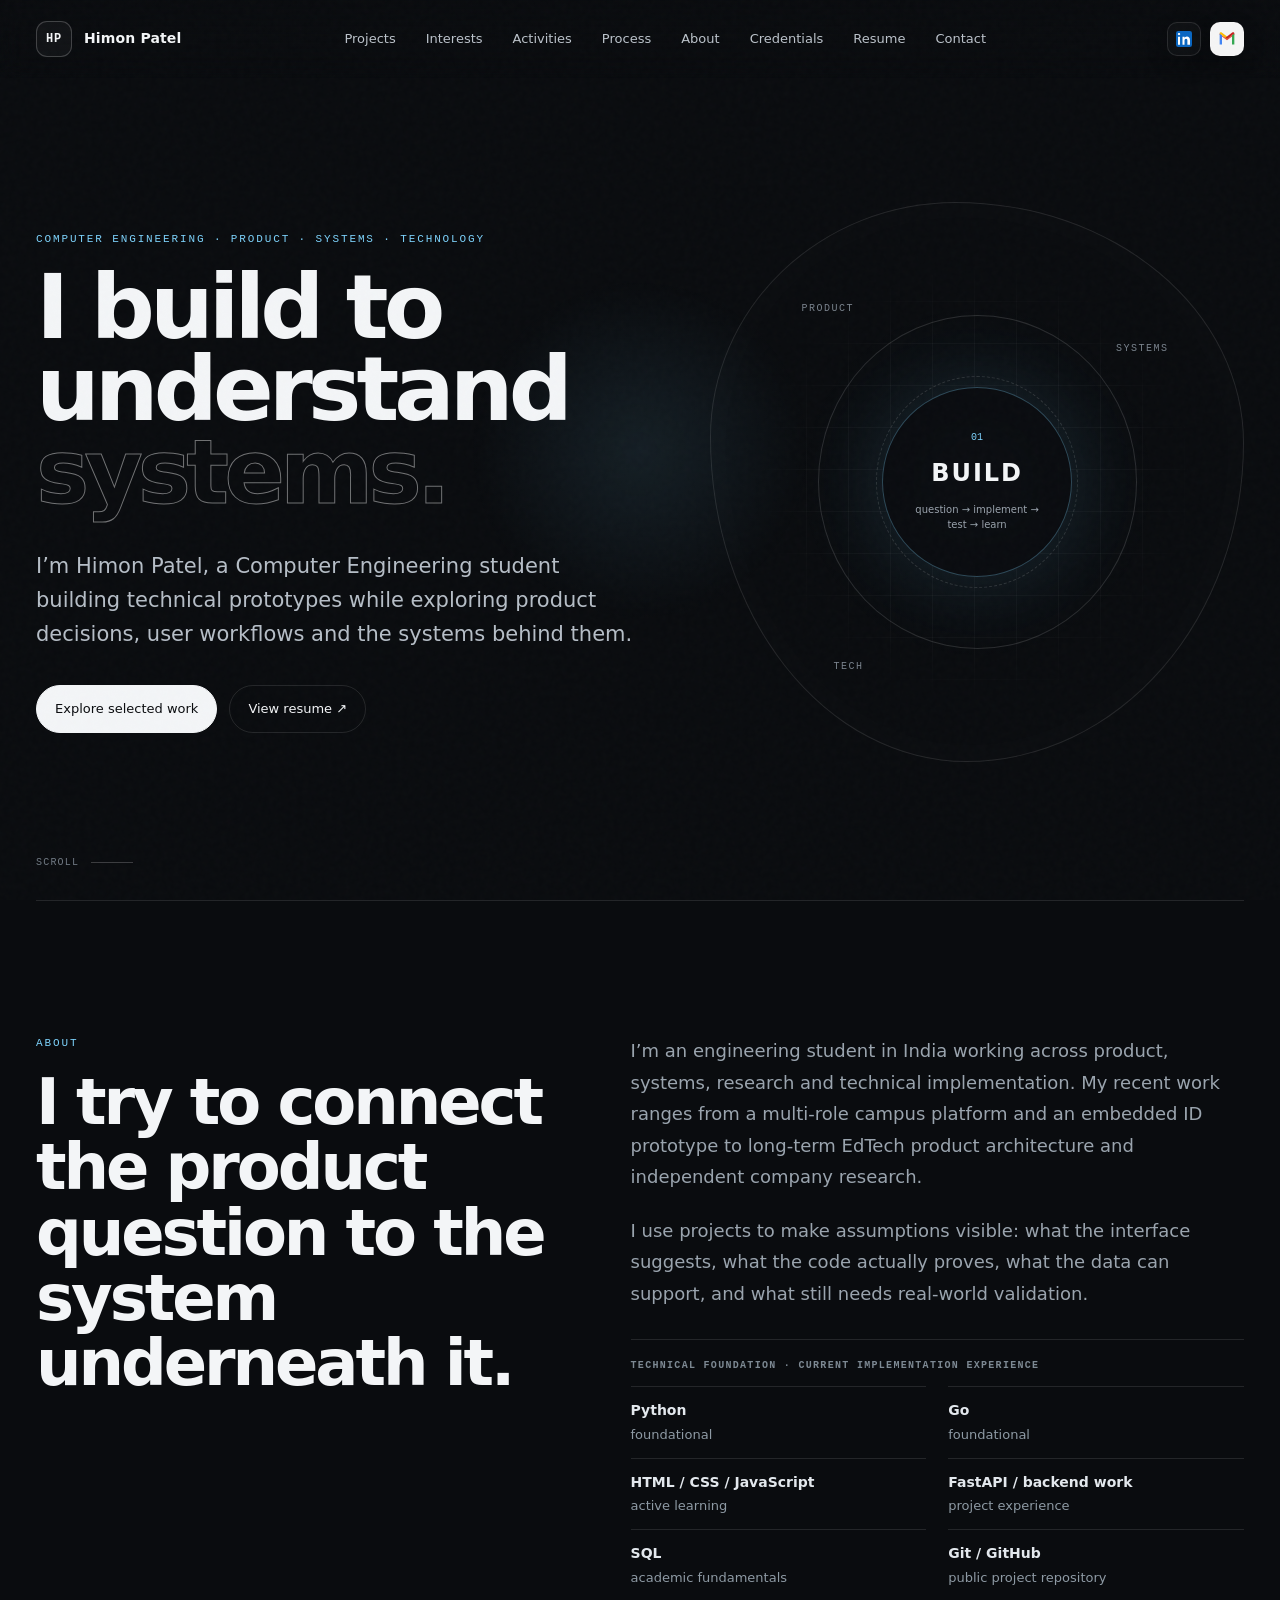
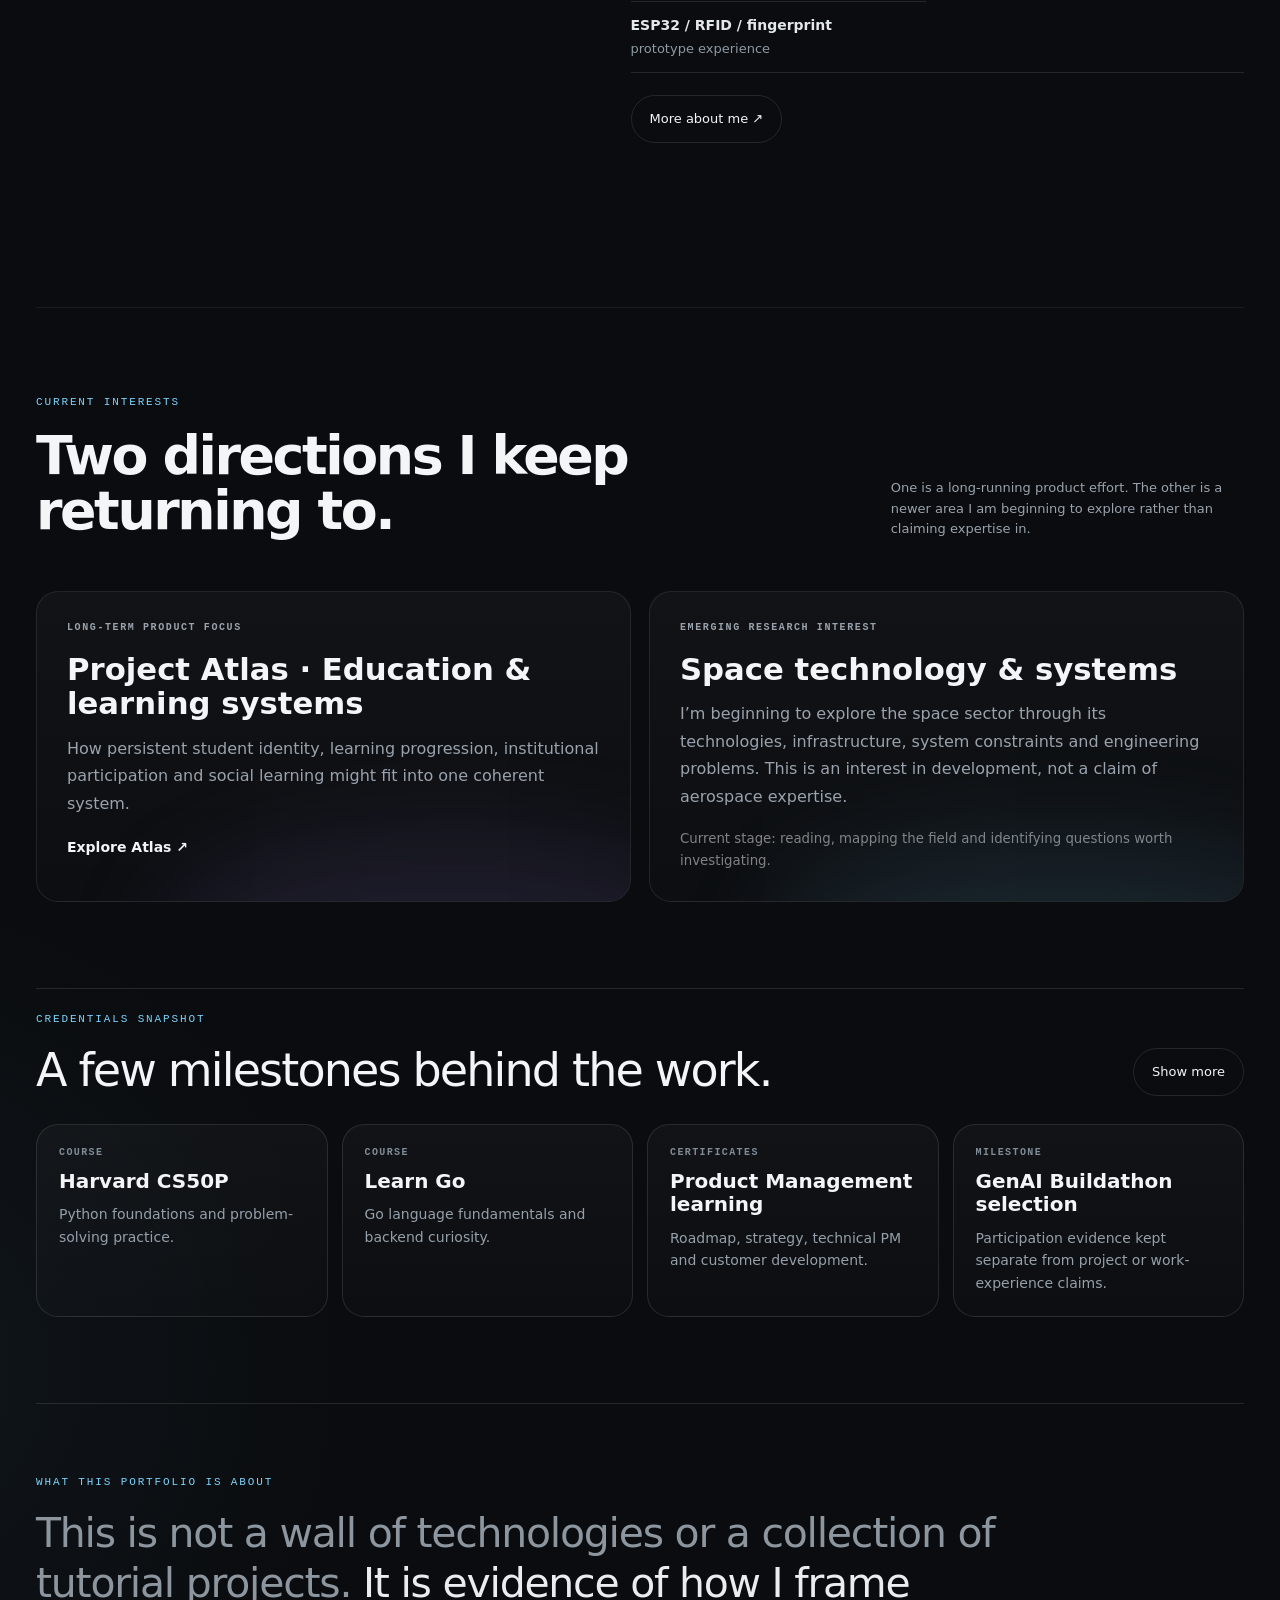
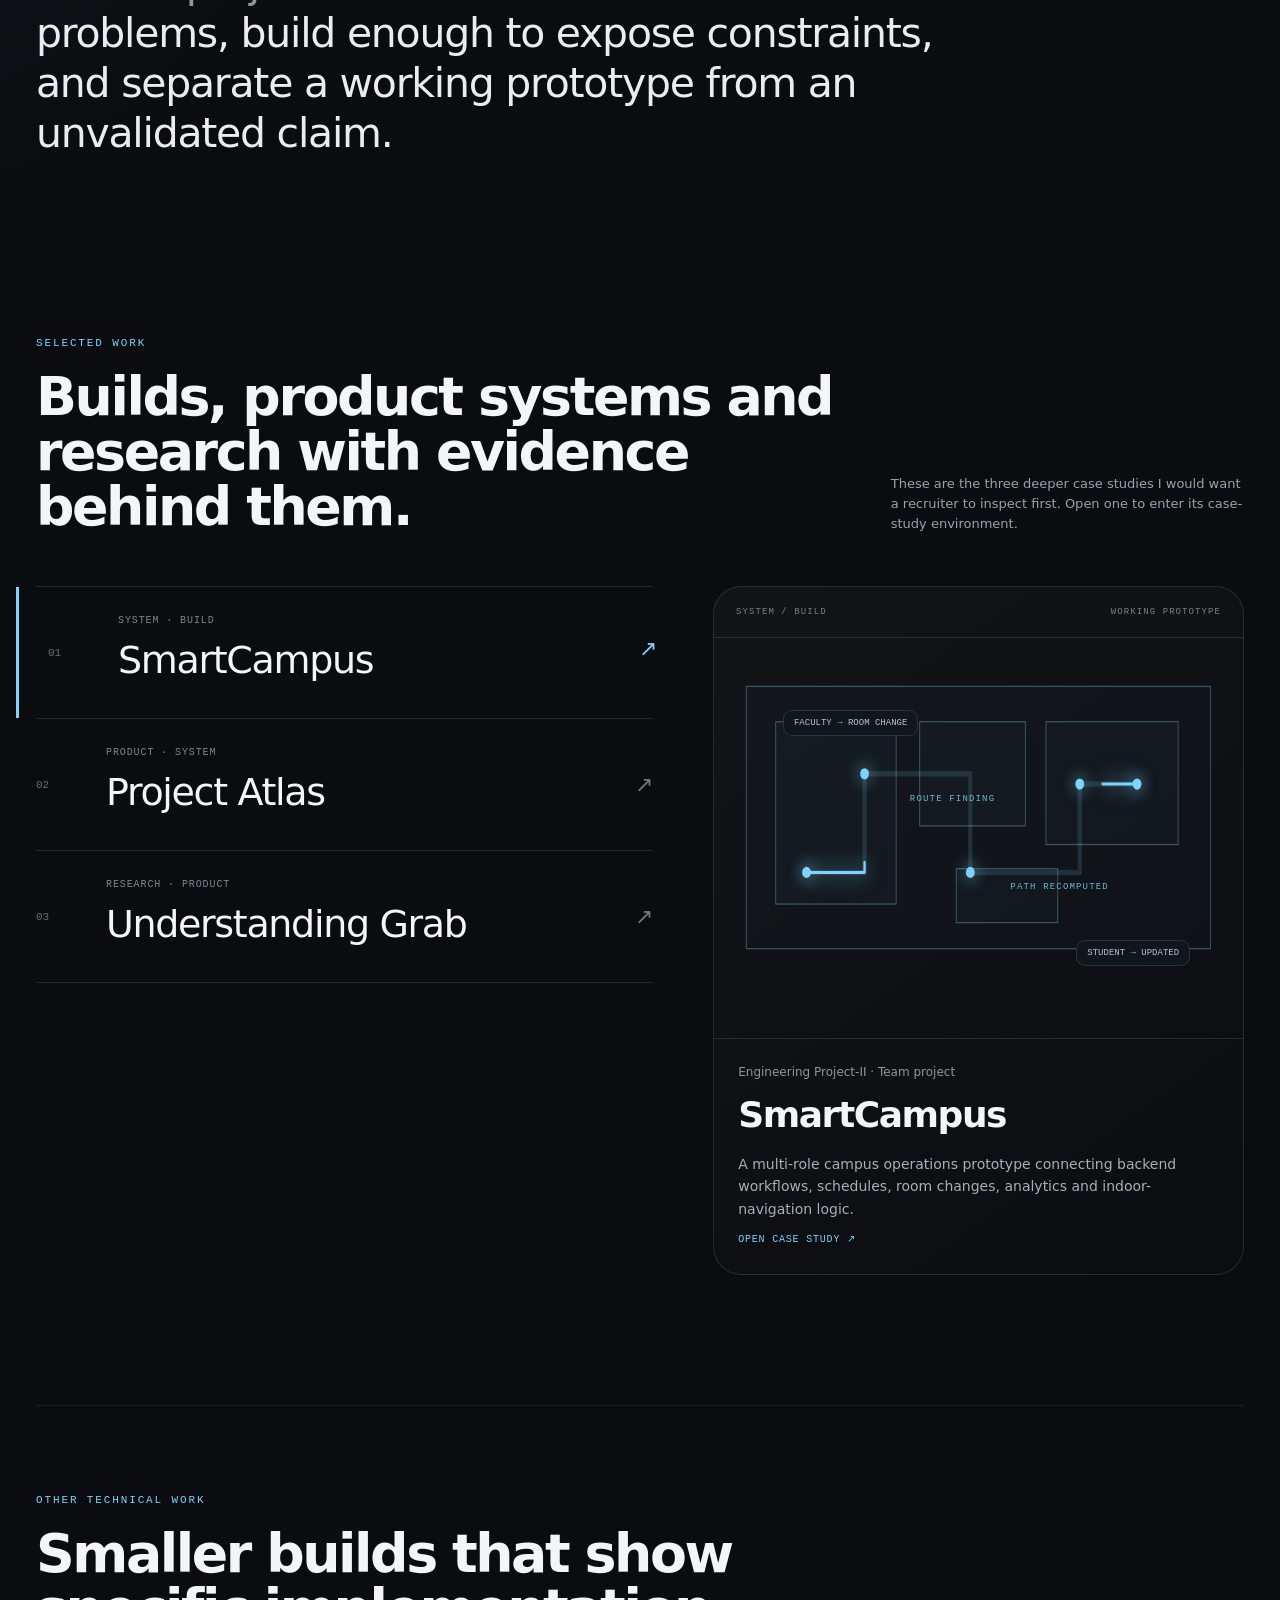
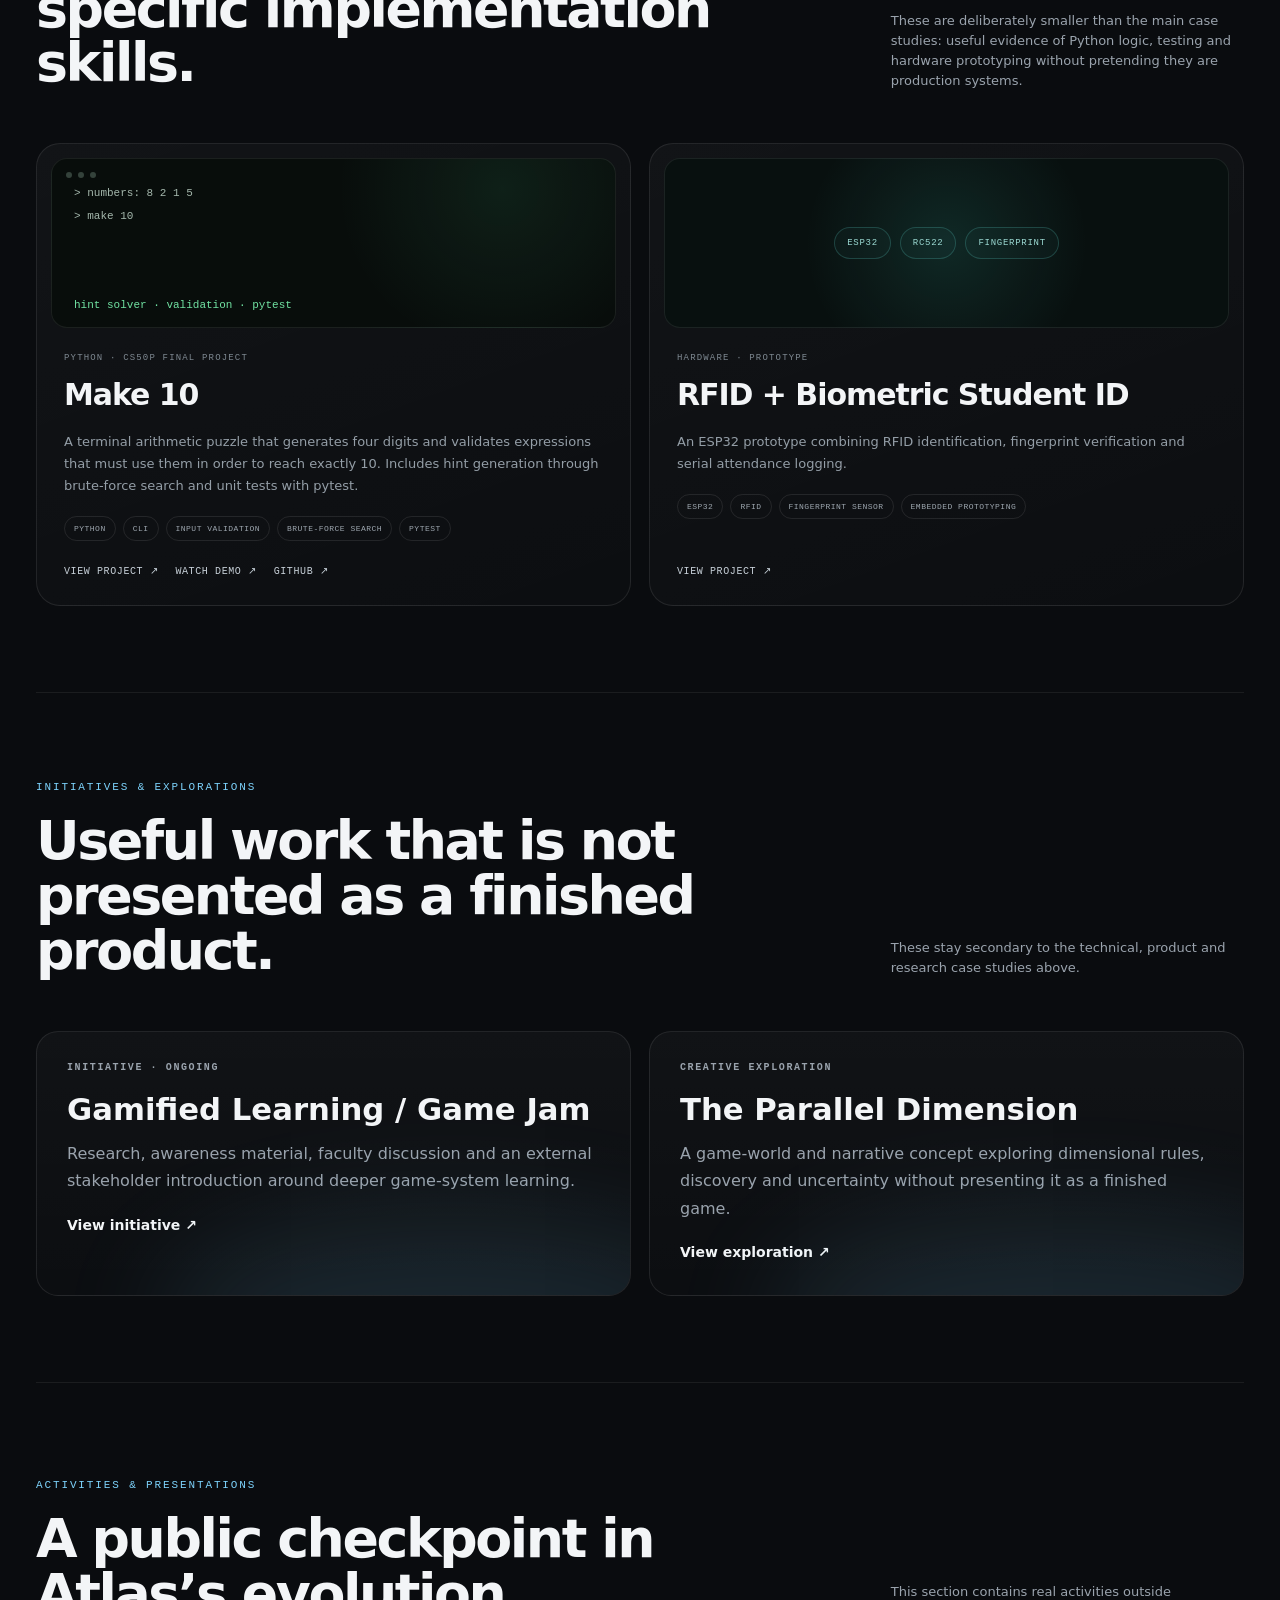
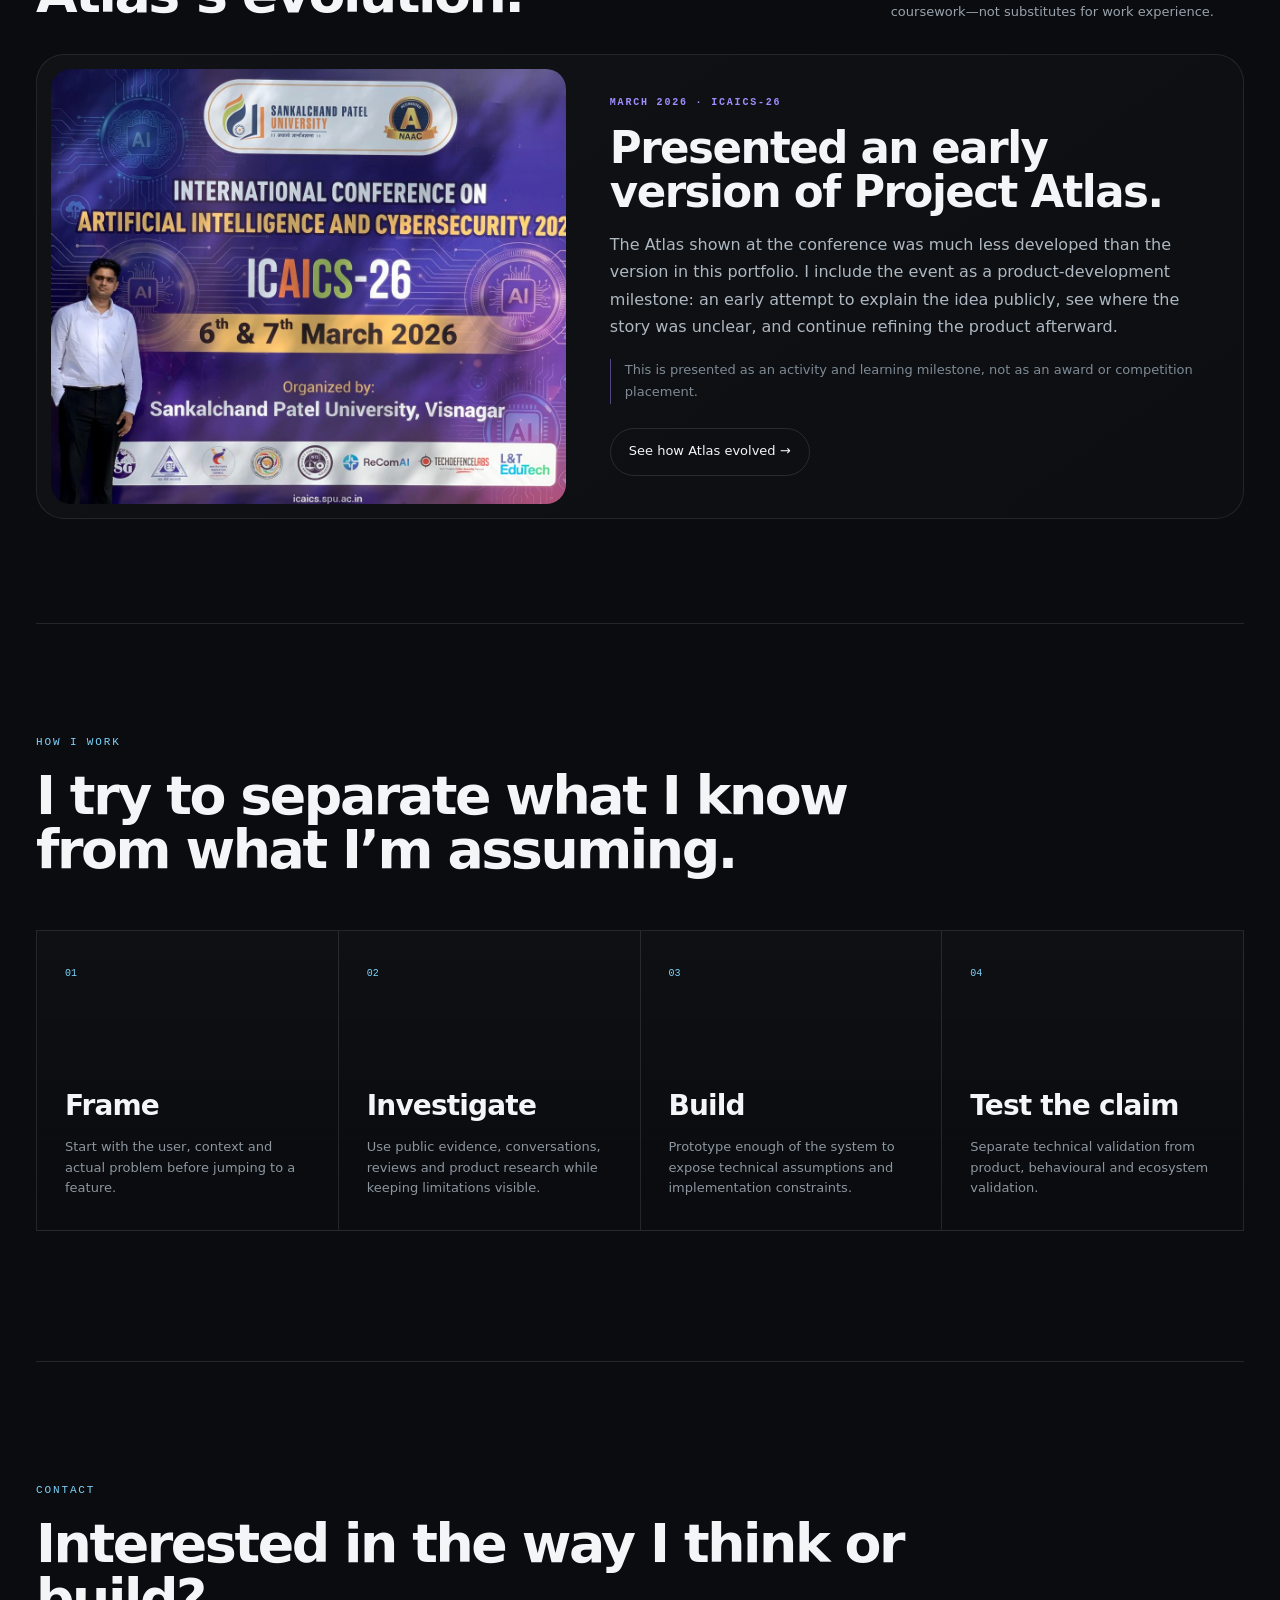
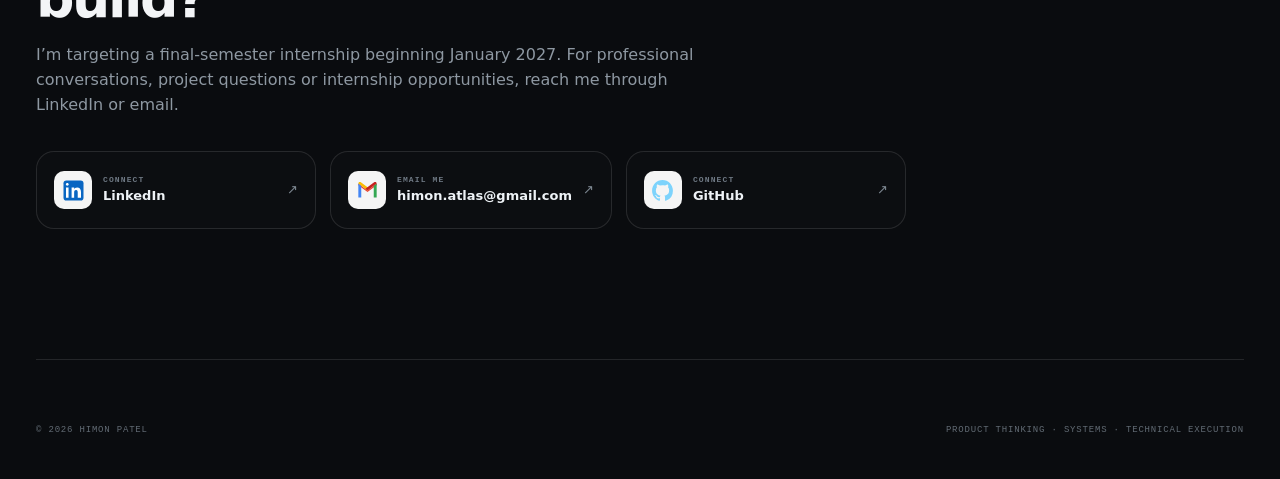
<file: index.html>
<!doctype html>
<html lang="en">
<head>
  <meta charset="utf-8" />
  <meta name="viewport" content="width=device-width,initial-scale=1" />
  <meta name="description" content="Himon Patel — Computer Engineering student working across product, systems, backend/web implementation and research." />
  <title>Himon Patel — Portfolio</title>
  <link rel="icon" href="assets/favicon.svg" type="image/svg+xml" />
  <link rel="stylesheet" href="styles.css" />
</head>
<body class="home-page">
  <div class="noise" aria-hidden="true"></div>
  <div class="cursor-halo" aria-hidden="true"></div>
  <header class="site-header">
    <a class="brand" href="#top" aria-label="Himon Patel home">
      <span class="brand-mark">HP</span>
      <span class="brand-text">Himon Patel</span>
    </a>
    <nav class="main-nav" aria-label="Primary navigation">
      <a href="#projects">Projects</a>
      <a href="#interests">Interests</a>
      <a href="#activities">Activities</a>
      <a href="#process">Process</a>
      <a href="#about">About</a>
      <a href="about.html#credentials">Credentials</a>
      <a href="assets/Himon_Patel_Resume.pdf?v=20261007" target="_blank" rel="noopener">Resume</a>
      <a href="#contact">Contact</a>
    </nav>
    <div class="header-socials" id="header-socials" aria-label="Social links"></div>
    <button class="menu-button" type="button" aria-label="Toggle menu" aria-expanded="false"><span></span><span></span></button>
  </header>

  <main id="top">
    <section class="hero section-shell" aria-labelledby="hero-title">
      <div class="hero-copy reveal">
        <p class="eyebrow">Computer Engineering · Product · Systems · Technology</p>
        <h1 id="hero-title">I build to understand <span class="hero-word" data-words='["systems.","products.","workflows.","problems."]'>systems.</span></h1>
        <p class="hero-intro">I’m Himon Patel, a Computer Engineering student building technical prototypes while exploring product decisions, user workflows and the systems behind them.</p>
        <div class="hero-actions">
          <a class="button button-primary" href="#projects">Explore selected work</a>
          <a class="button button-ghost" href="assets/Himon_Patel_Resume.pdf?v=20261007" target="_blank" rel="noopener">View resume ↗</a>
        </div>
      </div>

      <div class="hero-stage reveal" aria-hidden="true">
        <div class="stage-orbit orbit-one"></div><div class="stage-orbit orbit-two"></div><div class="stage-grid"></div>
        <div class="stage-core"><span class="stage-index">01</span><strong>BUILD</strong><small>question → implement → test → learn</small></div>
        <span class="stage-label label-a">PRODUCT</span><span class="stage-label label-b">SYSTEMS</span><span class="stage-label label-c">TECH</span>
      </div>
      <a class="scroll-cue" href="#projects" aria-label="Scroll to selected projects"><span>Scroll</span><i></i></a>
    </section>

    <section id="about" class="about section-shell">
      <div class="about-grid home-about-grid">
        <div class="reveal">
          <p class="section-kicker">About</p>
          <h2>I try to connect the product question to the system underneath it.</h2>
        </div>
        <div class="about-copy reveal home-about-copy">
          <p>I’m an engineering student in India working across product, systems, research and technical implementation. My recent work ranges from a multi-role campus platform and an embedded ID prototype to long-term EdTech product architecture and independent company research.</p>
          <p>I use projects to make assumptions visible: what the interface suggests, what the code actually proves, what the data can support, and what still needs real-world validation.</p>

          <div class="technical-foundation-home">
            <span class="technical-foundation-title">Technical foundation · current implementation experience</span>
            <div class="technical-foundation-grid">
              <div><strong>Python</strong><span>foundational</span></div>
              <div><strong>Go</strong><span>foundational</span></div>
              <div><strong>HTML / CSS / JavaScript</strong><span>active learning</span></div>
              <div><strong>FastAPI / backend work</strong><span>project experience</span></div>
              <div><strong>SQL</strong><span>academic fundamentals</span></div>
              <div><strong>Git / GitHub</strong><span>public project repository</span></div>
              <div><strong>ESP32 / RFID / fingerprint</strong><span>prototype experience</span></div>
            </div>
          </div>
          <div class="about-resume-action">
            <a class="button button-ghost" href="about.html">More about me ↗</a>
          </div>
        </div>
      </div>
    </section>

    <section id="interests" class="interests-home section-shell reveal" aria-labelledby="interests-title">
      <div class="section-heading">
        <div><p class="section-kicker">Current interests</p><h2 id="interests-title">Two directions I keep returning to.</h2></div>
        <p class="section-note">One is a long-running product effort. The other is a newer area I am beginning to explore rather than claiming expertise in.</p>
      </div>
      <div class="interest-grid">
        <article class="interest-card interest-atlas">
          <span>LONG-TERM PRODUCT FOCUS</span>
          <h3>Project Atlas · Education & learning systems</h3>
          <p>How persistent student identity, learning progression, institutional participation and social learning might fit into one coherent system.</p>
          <a href="atlas.html">Explore Atlas ↗</a>
        </article>
        <article class="interest-card interest-space">
          <span>EMERGING RESEARCH INTEREST</span>
          <h3>Space technology & systems</h3>
          <p>I’m beginning to explore the space sector through its technologies, infrastructure, system constraints and engineering problems. This is an interest in development, not a claim of aerospace expertise.</p>
          <small>Current stage: reading, mapping the field and identifying questions worth investigating.</small>
        </article>
      </div>
    </section>

    <section class="credentials-home section-shell reveal" aria-labelledby="credentials-home-title">
      <div class="credentials-home-head">
        <div>
          <p class="section-kicker">Credentials snapshot</p>
          <h2 id="credentials-home-title">A few milestones behind the work.</h2>
        </div>
        <a class="button button-ghost" href="about.html#credentials">Show more</a>
      </div>
      <div class="credentials-home-grid">
        <article class="credential-mini-card"><span>Course</span><strong>Harvard CS50P</strong><p>Python foundations and problem-solving practice.</p></article>
        <article class="credential-mini-card"><span>Course</span><strong>Learn Go</strong><p>Go language fundamentals and backend curiosity.</p></article>
        <article class="credential-mini-card"><span>Certificates</span><strong>Product Management learning</strong><p>Roadmap, strategy, technical PM and customer development.</p></article>
        <article class="credential-mini-card"><span>Milestone</span><strong>GenAI Buildathon selection</strong><p>Participation evidence kept separate from project or work-experience claims.</p></article>
      </div>
    </section>

    <section class="manifesto section-shell reveal" aria-label="Portfolio introduction">
      <p class="section-kicker">What this portfolio is about</p>
      <p class="manifesto-line">This is not a wall of technologies or a collection of tutorial projects. <strong>It is evidence of how I frame problems, build enough to expose constraints, and separate a working prototype from an unvalidated claim.</strong></p>
    </section>

    <section id="projects" class="work section-shell">
      <div class="section-heading reveal">
        <div><p class="section-kicker">Selected work</p><h2>Builds, product systems and research with evidence behind them.</h2></div>
        <p class="section-note">These are the three deeper case studies I would want a recruiter to inspect first. Open one to enter its case-study environment.</p>
      </div>

      <div class="work-layout">
        <div class="project-list" id="project-list" aria-label="Selected projects"></div>
        <a class="project-preview reveal" id="project-preview" href="smartcampus.html" aria-live="polite">
          <div class="preview-topline"><span id="preview-type">SYSTEM / BUILD</span><span id="preview-status">WORKING PROTOTYPE</span></div>
          <div class="preview-visual" id="preview-visual"></div>
          <div class="preview-copy"><p id="preview-meta">Engineering Project-II · Team project</p><h3 id="preview-title">SmartCampus</h3><p id="preview-description">A multi-role campus operations prototype connecting backend workflows, schedules, room changes, analytics and indoor-navigation logic.</p><span class="preview-open">Open case study ↗</span></div>
        </a>
      </div>
    </section>

    <section class="technical-work section-shell reveal" aria-labelledby="technical-work-title">
      <div class="section-heading">
        <div><p class="section-kicker">Other technical work</p><h2 id="technical-work-title">Smaller builds that show specific implementation skills.</h2></div>
        <p class="section-note">These are deliberately smaller than the main case studies: useful evidence of Python logic, testing and hardware prototyping without pretending they are production systems.</p>
      </div>
      <div class="technical-work-grid">
        <article class="technical-work-card make10-card">
          <div class="technical-work-visual make10-terminal" aria-hidden="true">
            <span class="terminal-dot"></span><span class="terminal-dot"></span><span class="terminal-dot"></span>
            <code>&gt; numbers: 8 2 1 5</code>
            <code>&gt; make 10</code>
            <code class="terminal-accent">hint solver · validation · pytest</code>
          </div>
          <div class="technical-work-copy">
            <span>PYTHON · CS50P FINAL PROJECT</span>
            <h3>Make 10</h3>
            <p>A terminal arithmetic puzzle that generates four digits and validates expressions that must use them in order to reach exactly 10. Includes hint generation through brute-force search and unit tests with pytest.</p>
            <div class="technical-work-tags"><b>Python</b><b>CLI</b><b>Input validation</b><b>Brute-force search</b><b>pytest</b></div>
            <div class="technical-work-actions">
              <a href="make10.html">View project ↗</a>
              <a href="https://youtu.be/vppqqNDNDrQ" target="_blank" rel="noopener">Watch demo ↗</a>
              <a href="#" data-config-link="make10Github" target="_blank" rel="noopener" hidden>GitHub ↗</a>
            </div>
          </div>
        </article>

        <article class="technical-work-card rfid-small-card">
          <div class="technical-work-visual rfid-mini-visual" aria-hidden="true">
            <span>ESP32</span><span>RC522</span><span>FINGERPRINT</span>
          </div>
          <div class="technical-work-copy">
            <span>HARDWARE · PROTOTYPE</span>
            <h3>RFID + Biometric Student ID</h3>
            <p>An ESP32 prototype combining RFID identification, fingerprint verification and serial attendance logging.</p>
            <div class="technical-work-tags"><b>ESP32</b><b>RFID</b><b>Fingerprint sensor</b><b>Embedded prototyping</b></div>
            <div class="technical-work-actions"><a href="rfid.html">View project ↗</a></div>
          </div>
        </article>
      </div>
    </section>

    <section class="secondary-work section-shell reveal" aria-labelledby="secondary-work-title">
      <div class="section-heading">
        <div><p class="section-kicker">Initiatives & explorations</p><h2 id="secondary-work-title">Useful work that is not presented as a finished product.</h2></div>
        <p class="section-note">These stay secondary to the technical, product and research case studies above.</p>
      </div>
      <div class="secondary-work-grid">
        <a class="secondary-work-card" href="gamejam.html"><span>INITIATIVE · ONGOING</span><h3>Gamified Learning / Game Jam</h3><p>Research, awareness material, faculty discussion and an external stakeholder introduction around deeper game-system learning.</p><b>View initiative ↗</b></a>
        <a class="secondary-work-card" href="parallel-dimension.html"><span>CREATIVE EXPLORATION</span><h3>The Parallel Dimension</h3><p>A game-world and narrative concept exploring dimensional rules, discovery and uncertainty without presenting it as a finished game.</p><b>View exploration ↗</b></a>
      </div>
    </section>

    <section id="activities" class="activities section-shell reveal" aria-labelledby="activities-title">
      <div class="section-heading activities-heading">
        <div><p class="section-kicker">Activities & presentations</p><h2 id="activities-title">A public checkpoint in Atlas’s evolution.</h2></div>
        <p class="section-note">This section contains real activities outside coursework—not substitutes for work experience.</p>
      </div>
      <article class="activity-feature">
        <figure class="activity-image-wrap">
          <img src="assets/icaics-conference.png" alt="Himon Patel at the ICAICS-26 conference banner at Sankalchand Patel University" loading="lazy">
        </figure>
        <div class="activity-copy">
          <span class="activity-date">MARCH 2026 · ICAICS-26</span>
          <h3>Presented an early version of Project Atlas.</h3>
          <p>The Atlas shown at the conference was much less developed than the version in this portfolio. I include the event as a product-development milestone: an early attempt to explain the idea publicly, see where the story was unclear, and continue refining the product afterward.</p>
          <p class="activity-note">This is presented as an activity and learning milestone, not as an award or competition placement.</p>
          <a class="button button-ghost" href="atlas.html#early-presentation">See how Atlas evolved →</a>
        </div>
      </article>
    </section>

    <section id="process" class="process section-shell">
      <div class="section-heading reveal"><div><p class="section-kicker">How I work</p><h2>I try to separate what I know from what I’m assuming.</h2></div></div>
      <div class="process-grid">
        <article class="process-card reveal"><span>01</span><h3>Frame</h3><p>Start with the user, context and actual problem before jumping to a feature.</p></article>
        <article class="process-card reveal"><span>02</span><h3>Investigate</h3><p>Use public evidence, conversations, reviews and product research while keeping limitations visible.</p></article>
        <article class="process-card reveal"><span>03</span><h3>Build</h3><p>Prototype enough of the system to expose technical assumptions and implementation constraints.</p></article>
        <article class="process-card reveal"><span>04</span><h3>Test the claim</h3><p>Separate technical validation from product, behavioural and ecosystem validation.</p></article>
      </div>
    </section>

    <section id="contact" class="contact section-shell reveal">
      <p class="section-kicker">Contact</p><h2>Interested in the way I think or build?</h2>
      <p>I’m targeting a final-semester internship beginning January 2027. For professional conversations, project questions or internship opportunities, reach me through LinkedIn or email.</p>
      <div class="contact-links social-contact-links" id="contact-links"></div>
    </section>
  </main>

  <footer class="site-footer section-shell"><span>© <span id="year"></span> Himon Patel</span><span>Product thinking · systems · technical execution</span></footer>
  <script src="script.js"></script>
</body>
</html>
</file>
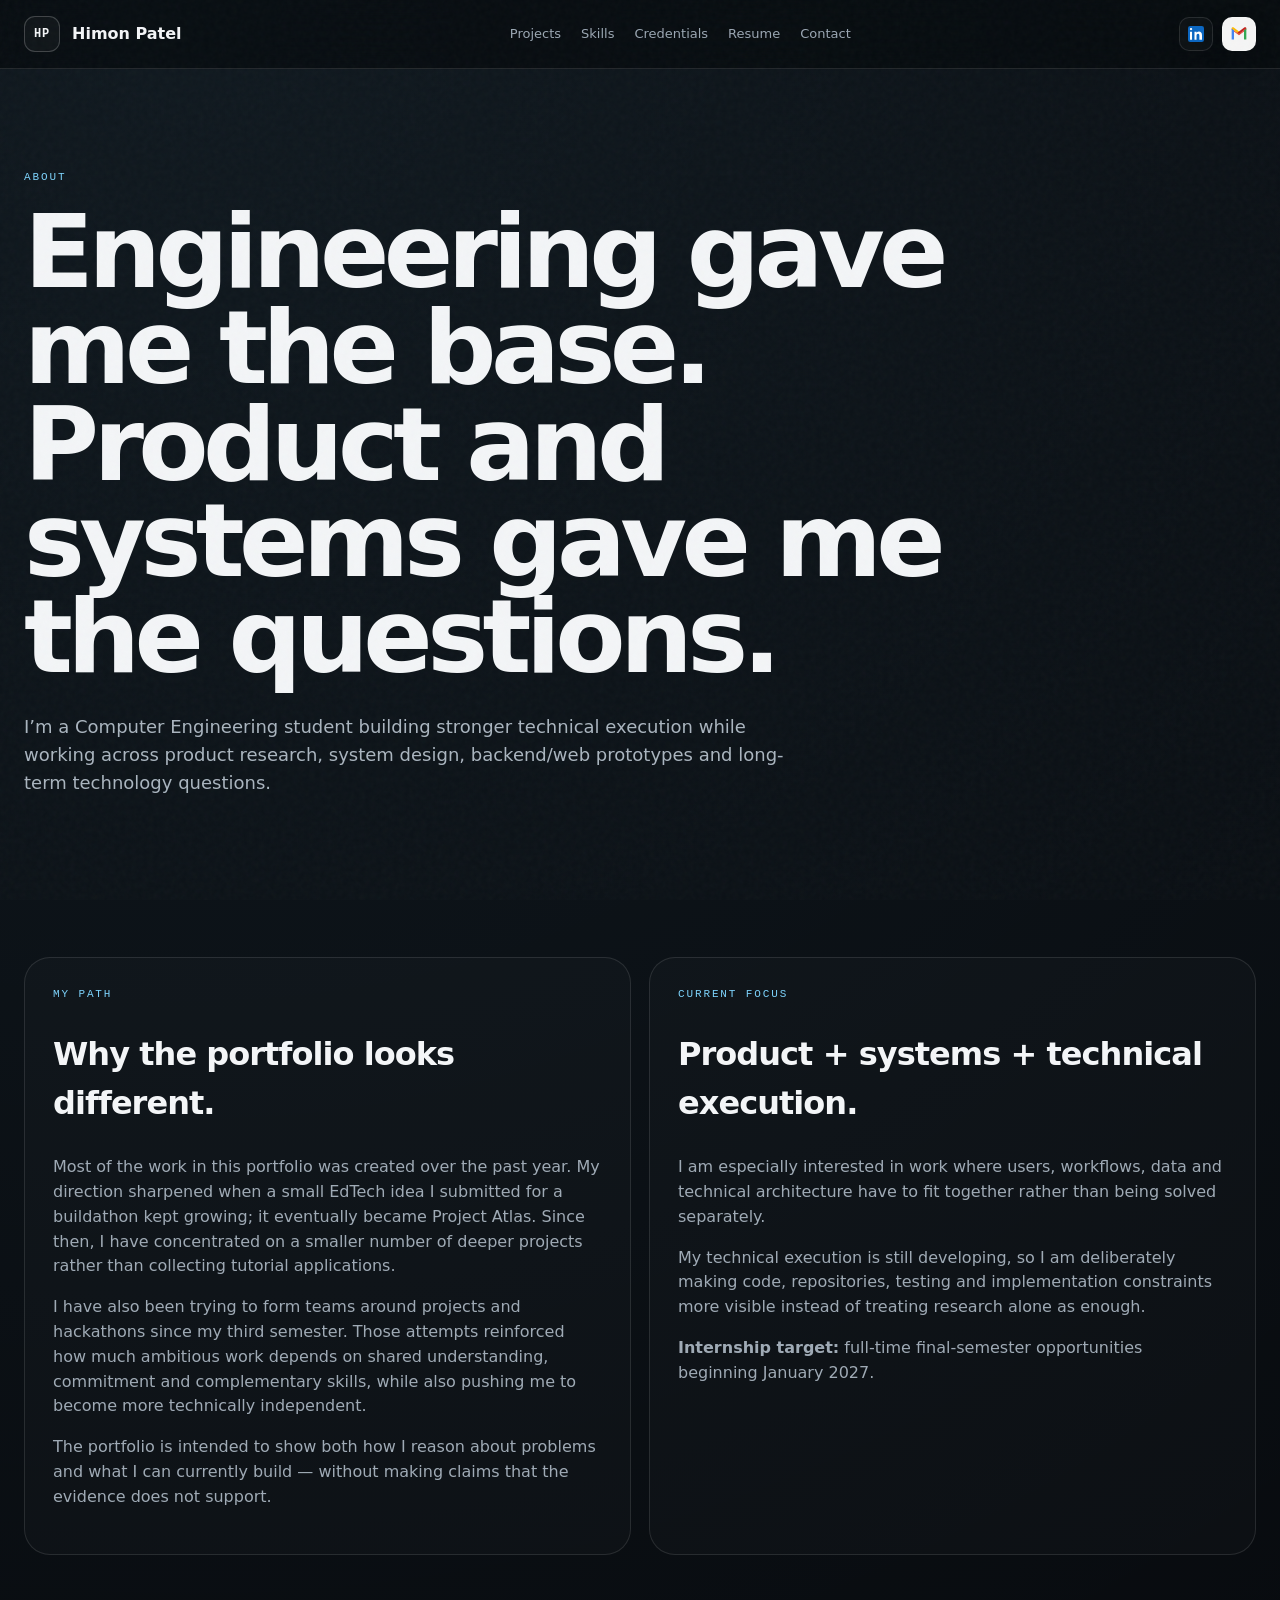
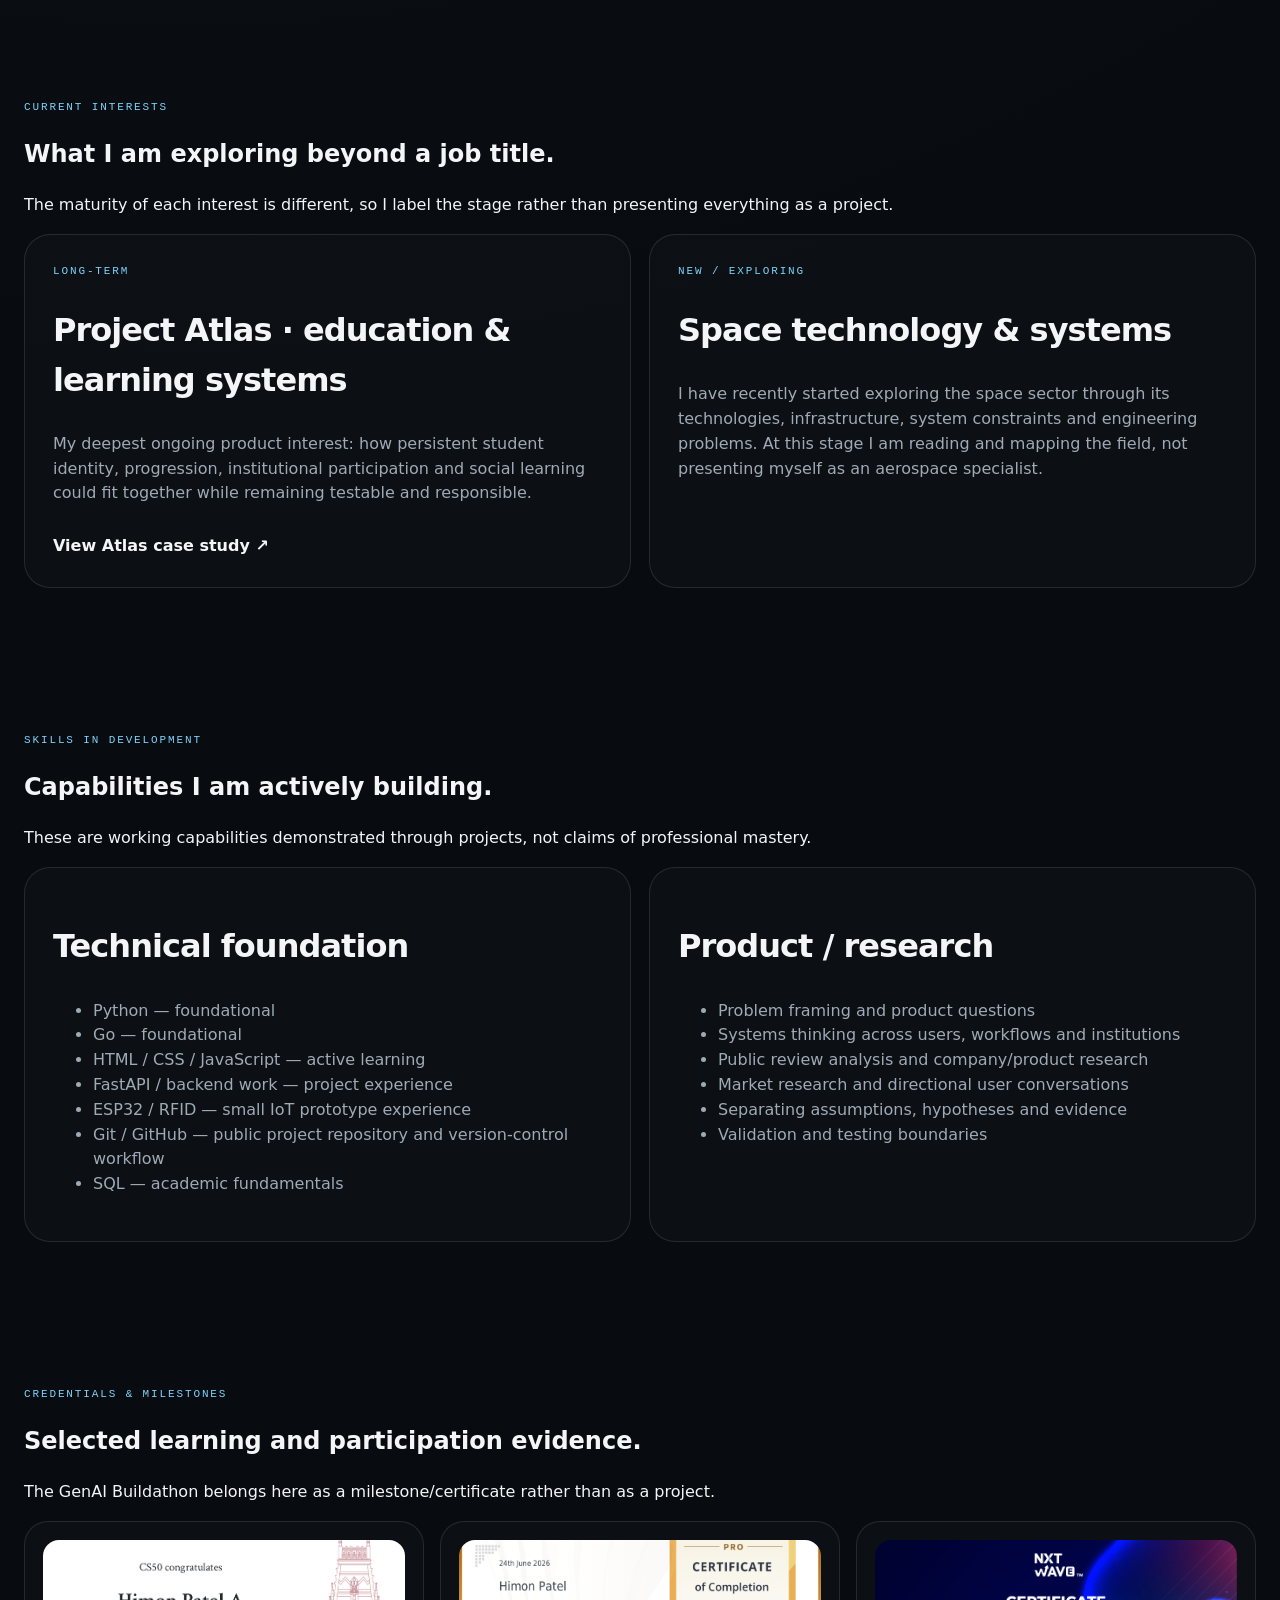
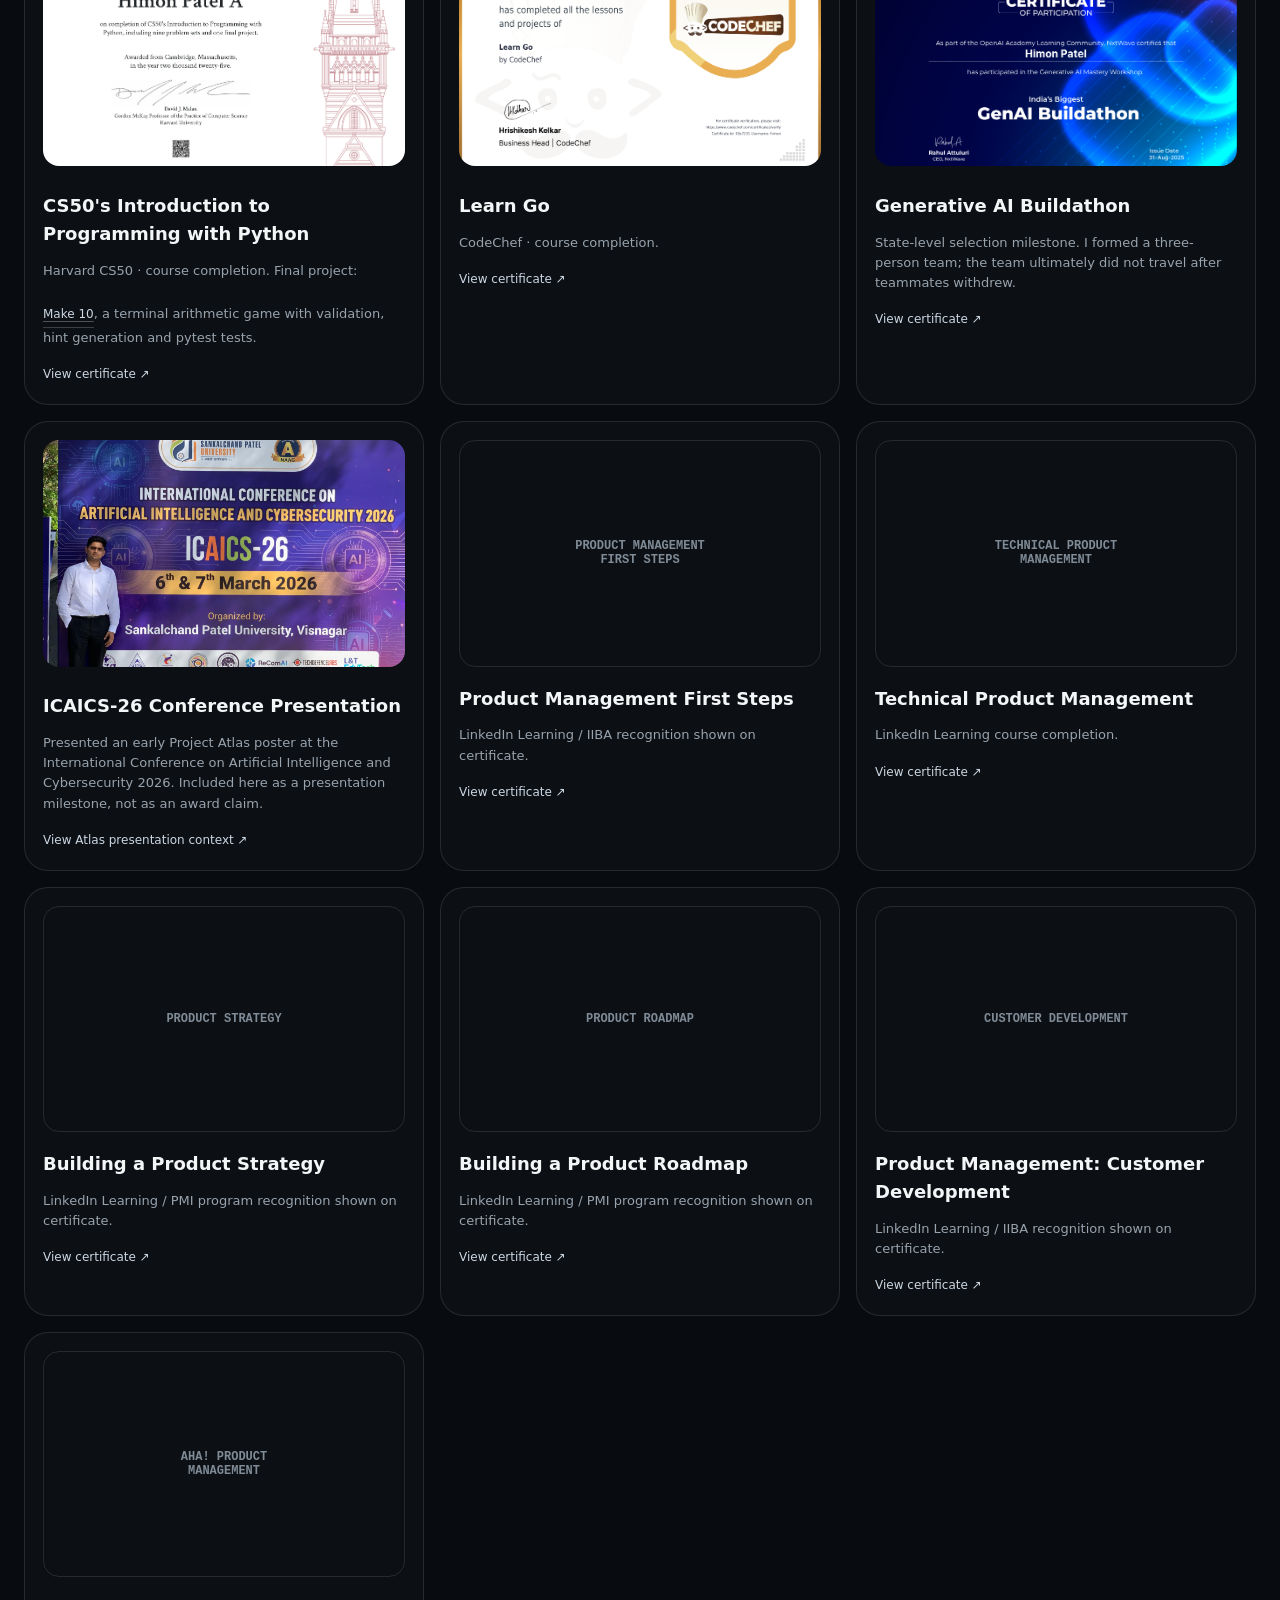
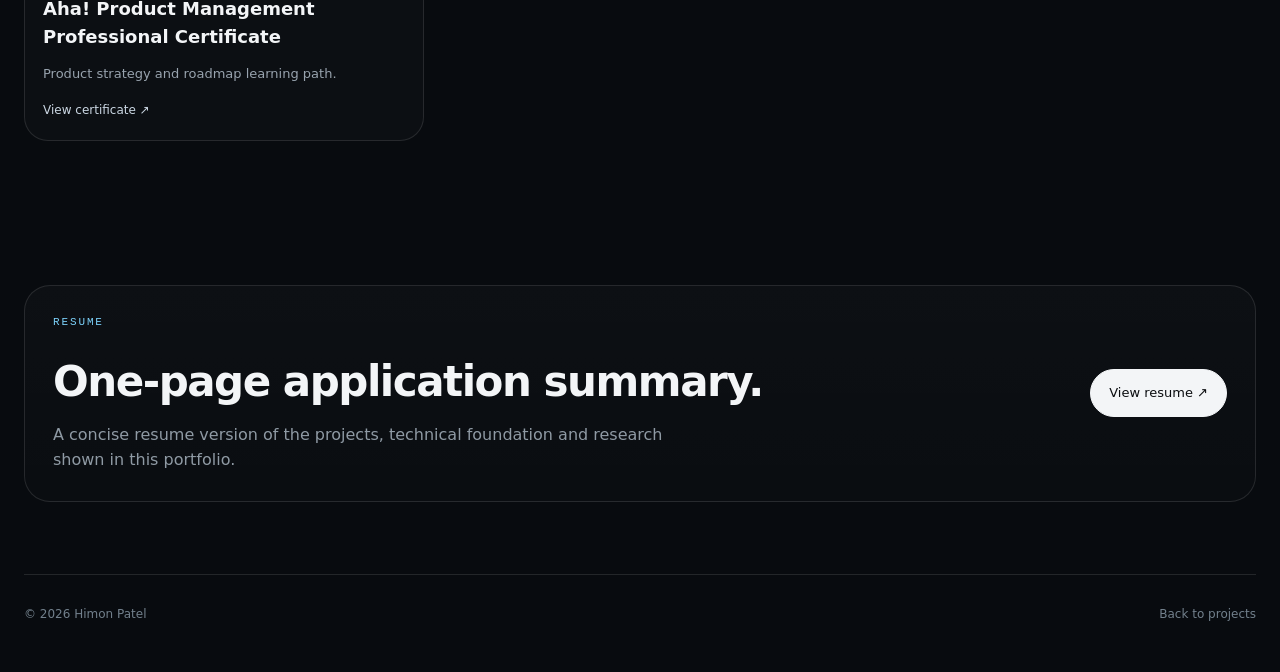
<file: about.html>
<!doctype html><html lang="en"><head><meta charset="utf-8"><meta name="viewport" content="width=device-width,initial-scale=1"><title>About — Himon Patel</title><link rel="icon" href="assets/favicon.svg"><link rel="stylesheet" href="styles.css"></head><body class="about-page"><div class="page-noise"></div><header class="project-header"><a class="brand" href="index.html"><span class="brand-mark">HP</span><span>Himon Patel</span></a><nav><a href="index.html#projects">Projects</a><a href="#skills">Skills</a><a href="#credentials">Credentials</a><a href="assets/Himon_Patel_Resume.pdf?v=20261007" target="_blank" rel="noopener">Resume</a><a href="index.html#contact">Contact</a></nav><div class="header-socials project-socials" data-social-mount aria-label="Social links"></div></header><main><section class="about-hero shell reveal"><div class="eyebrow">ABOUT</div><h1>Engineering gave me the base. Product and systems gave me the questions.</h1><p>I’m a Computer Engineering student building stronger technical execution while working across product research, system design, backend/web prototypes and long-term technology questions.</p></section><section class="about-section shell"><div class="about-columns"><article class="about-panel reveal"><div class="eyebrow">MY PATH</div><h2>Why the portfolio looks different.</h2><p>Most of the work in this portfolio was created over the past year. My direction sharpened when a small EdTech idea I submitted for a buildathon kept growing; it eventually became Project Atlas. Since then, I have concentrated on a smaller number of deeper projects rather than collecting tutorial applications.</p><p>I have also been trying to form teams around projects and hackathons since my third semester. Those attempts reinforced how much ambitious work depends on shared understanding, commitment and complementary skills, while also pushing me to become more technically independent.</p><p>The portfolio is intended to show both how I reason about problems and what I can currently build — without making claims that the evidence does not support.</p></article><article class="about-panel reveal"><div class="eyebrow">CURRENT FOCUS</div><h2>Product + systems + technical execution.</h2><p>I am especially interested in work where users, workflows, data and technical architecture have to fit together rather than being solved separately.</p><p>My technical execution is still developing, so I am deliberately making code, repositories, testing and implementation constraints more visible instead of treating research alone as enough.</p><p><strong>Internship target:</strong> full-time final-semester opportunities beginning January 2027.</p></article></div></section><section class="about-section shell" id="interests"><div class="section-head reveal"><div><div class="eyebrow">CURRENT INTERESTS</div><h2>What I am exploring beyond a job title.</h2></div><p>The maturity of each interest is different, so I label the stage rather than presenting everything as a project.</p></div><div class="about-columns"><article class="about-panel reveal"><div class="eyebrow">LONG-TERM</div><h2>Project Atlas · education & learning systems</h2><p>My deepest ongoing product interest: how persistent student identity, progression, institutional participation and social learning could fit together while remaining testable and responsible.</p><a class="text-link" href="atlas.html">View Atlas case study ↗</a></article><article class="about-panel reveal"><div class="eyebrow">NEW / EXPLORING</div><h2>Space technology & systems</h2><p>I have recently started exploring the space sector through its technologies, infrastructure, system constraints and engineering problems. At this stage I am reading and mapping the field, not presenting myself as an aerospace specialist.</p></article></div></section><section class="about-section shell" id="skills"><div class="section-head reveal"><div><div class="eyebrow">SKILLS IN DEVELOPMENT</div><h2>Capabilities I am actively building.</h2></div><p>These are working capabilities demonstrated through projects, not claims of professional mastery.</p></div><div class="about-columns"><article class="about-panel reveal"><h2>Technical foundation</h2><ul><li>Python — foundational</li><li>Go — foundational</li><li>HTML / CSS / JavaScript — active learning</li><li>FastAPI / backend work — project experience</li><li>ESP32 / RFID — small IoT prototype experience</li><li>Git / GitHub — public project repository and version-control workflow</li><li>SQL — academic fundamentals</li></ul></article><article class="about-panel reveal"><h2>Product / research</h2><ul><li>Problem framing and product questions</li><li>Systems thinking across users, workflows and institutions</li><li>Public review analysis and company/product research</li><li>Market research and directional user conversations</li><li>Separating assumptions, hypotheses and evidence</li><li>Validation and testing boundaries</li></ul></article></div></section><section class="about-section shell" id="credentials"><div class="section-head reveal"><div><div class="eyebrow">CREDENTIALS & MILESTONES</div><h2>Selected learning and participation evidence.</h2></div><p>The GenAI Buildathon belongs here as a milestone/certificate rather than as a project.</p></div><div class="credential-grid"><article class="credential reveal"><img src="assets/cert-previews/cs50p.png" alt="CS50 Python certificate preview"><h3>CS50's Introduction to Programming with Python</h3><p>Harvard CS50 · course completion. Final project: <a class="inline-link" href="make10.html">Make 10</a>, a terminal arithmetic game with validation, hint generation and pytest tests.</p><a href="assets/CS50P-Certificate.pdf" target="_blank" rel="noopener">View certificate ↗</a></article><article class="credential reveal"><img src="assets/cert-previews/learn-go.png" alt="Learn Go certificate preview"><h3>Learn Go</h3><p>CodeChef · course completion.</p><a href="assets/Learn-Go-Certificate.pdf" target="_blank" rel="noopener">View certificate ↗</a></article><article class="credential reveal"><img src="assets/GenAI-Buildathon-Certificate.png" alt="Generative AI Buildathon certificate"><h3>Generative AI Buildathon</h3><p>State-level selection milestone. I formed a three-person team; the team ultimately did not travel after teammates withdrew.</p><a href="assets/GenAI-Buildathon-Certificate.png" target="_blank" rel="noopener">View certificate ↗</a></article><article class="credential reveal"><img src="assets/icaics-conference.png" alt="Himon Patel at the ICAICS-26 conference banner"><h3>ICAICS-26 Conference Presentation</h3><p>Presented an early Project Atlas poster at the International Conference on Artificial Intelligence and Cybersecurity 2026. Included here as a presentation milestone, not as an award claim.</p><a href="atlas.html#early-presentation">View Atlas presentation context ↗</a></article><article class="credential reveal"><div class="placeholder-thumb">PRODUCT MANAGEMENT<br>FIRST STEPS</div><h3>Product Management First Steps</h3><p>LinkedIn Learning / IIBA recognition shown on certificate.</p><a href="assets/certificates/IIBA-Product-Management-First-Steps.pdf" target="_blank" rel="noopener">View certificate ↗</a></article><article class="credential reveal"><div class="placeholder-thumb">TECHNICAL PRODUCT<br>MANAGEMENT</div><h3>Technical Product Management</h3><p>LinkedIn Learning course completion.</p><a href="assets/certificates/Technical-Product-Management.pdf" target="_blank" rel="noopener">View certificate ↗</a></article><article class="credential reveal"><div class="placeholder-thumb">PRODUCT STRATEGY</div><h3>Building a Product Strategy</h3><p>LinkedIn Learning / PMI program recognition shown on certificate.</p><a href="assets/certificates/PMI-Product-Management-Building-a-Product-Strategy.pdf" target="_blank" rel="noopener">View certificate ↗</a></article><article class="credential reveal"><div class="placeholder-thumb">PRODUCT ROADMAP</div><h3>Building a Product Roadmap</h3><p>LinkedIn Learning / PMI program recognition shown on certificate.</p><a href="assets/certificates/PMI-Product-Management-Building-a-Product-Roadmap.pdf" target="_blank" rel="noopener">View certificate ↗</a></article><article class="credential reveal"><div class="placeholder-thumb">CUSTOMER DEVELOPMENT</div><h3>Product Management: Customer Development</h3><p>LinkedIn Learning / IIBA recognition shown on certificate.</p><a href="assets/certificates/IIBA-Product-Management-Customer-Development.pdf" target="_blank" rel="noopener">View certificate ↗</a></article><article class="credential reveal"><div class="placeholder-thumb">AHA! PRODUCT<br>MANAGEMENT</div><h3>Aha! Product Management Professional Certificate</h3><p>Product strategy and roadmap learning path.</p><a href="assets/certificates/Aha-Product-Management-Professional-Certificate.pdf" target="_blank" rel="noopener">View certificate ↗</a></article></div></section><section class="about-section shell reveal"><div class="resume-cta"><div><div class="eyebrow">RESUME</div><h2>One-page application summary.</h2><p>A concise resume version of the projects, technical foundation and research shown in this portfolio.</p></div><a class="button button-primary" href="assets/Himon_Patel_Resume.pdf?v=20261007" target="_blank" rel="noopener">View resume ↗</a></div></section></main><footer class="page-footer"><span>© <span data-year></span> Himon Patel</span><a href="index.html#projects">Back to projects</a></footer><script src="script.js"></script></body></html>
</file>
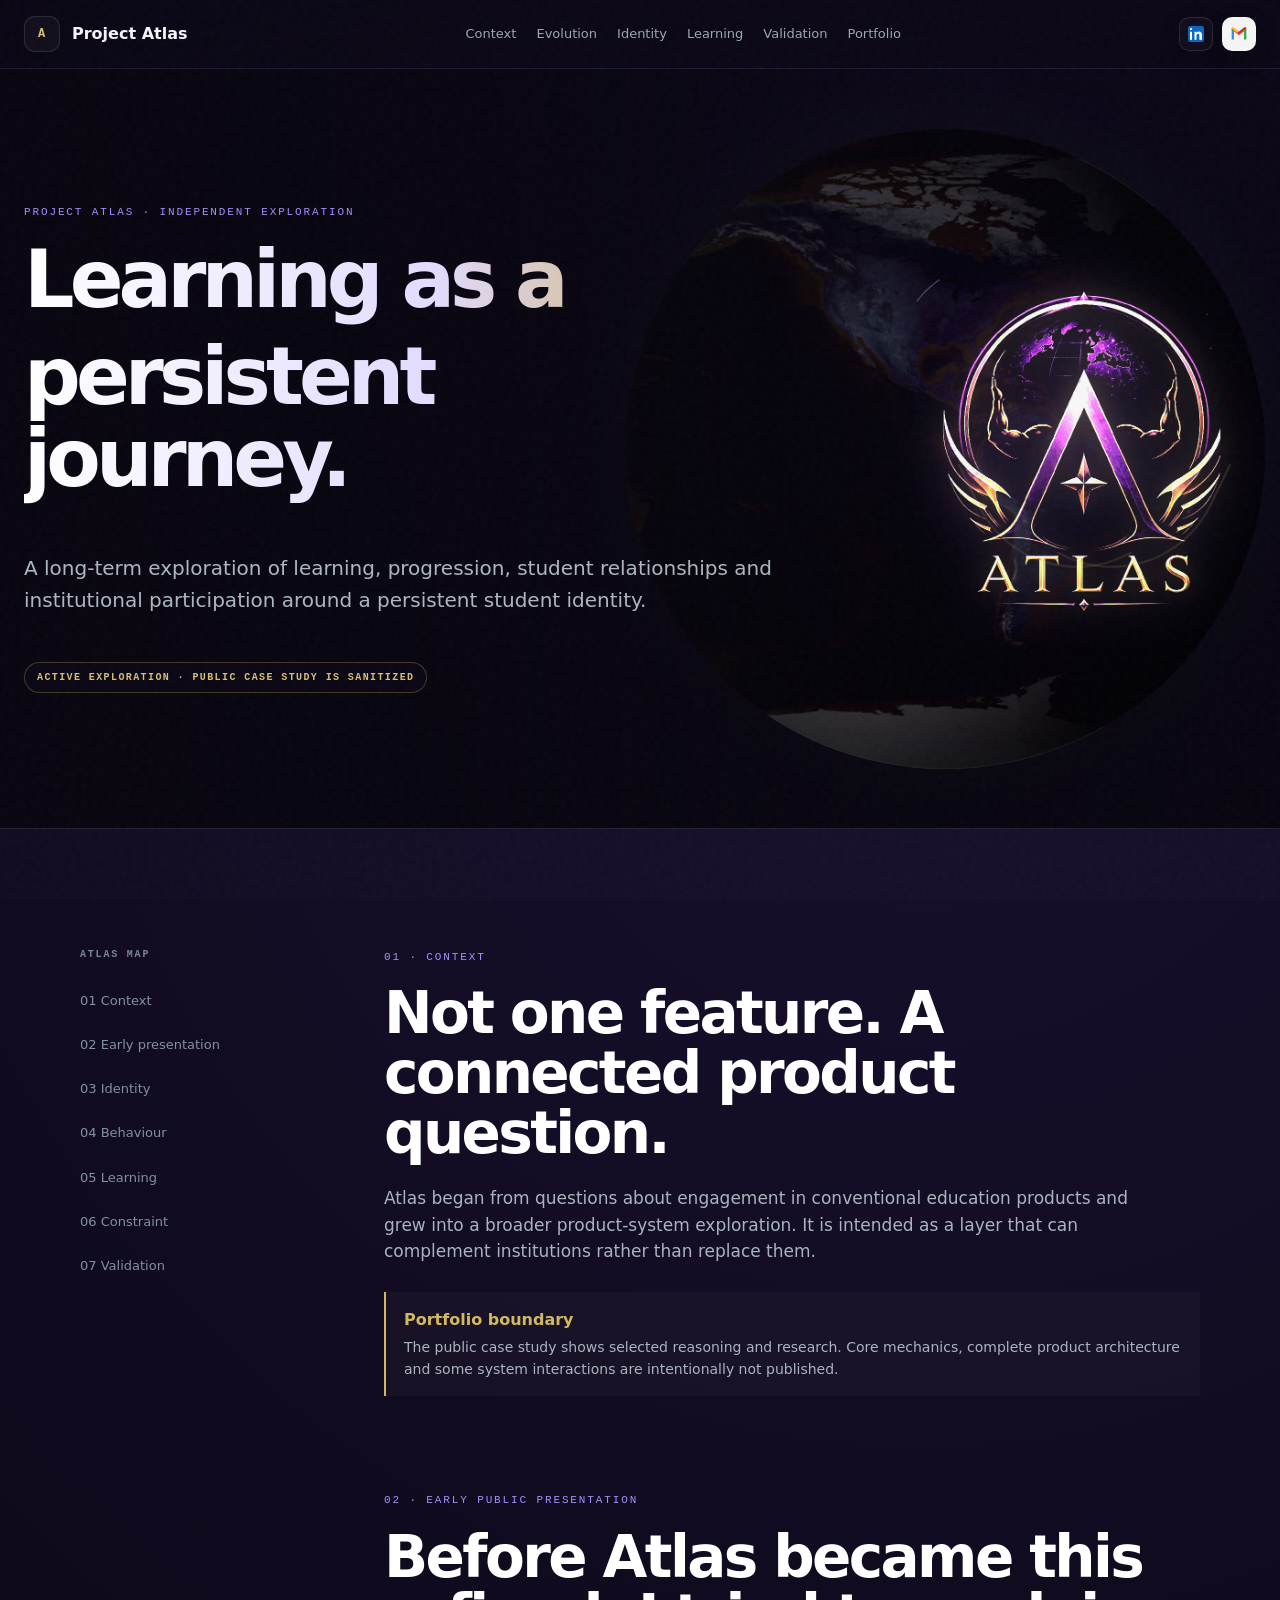
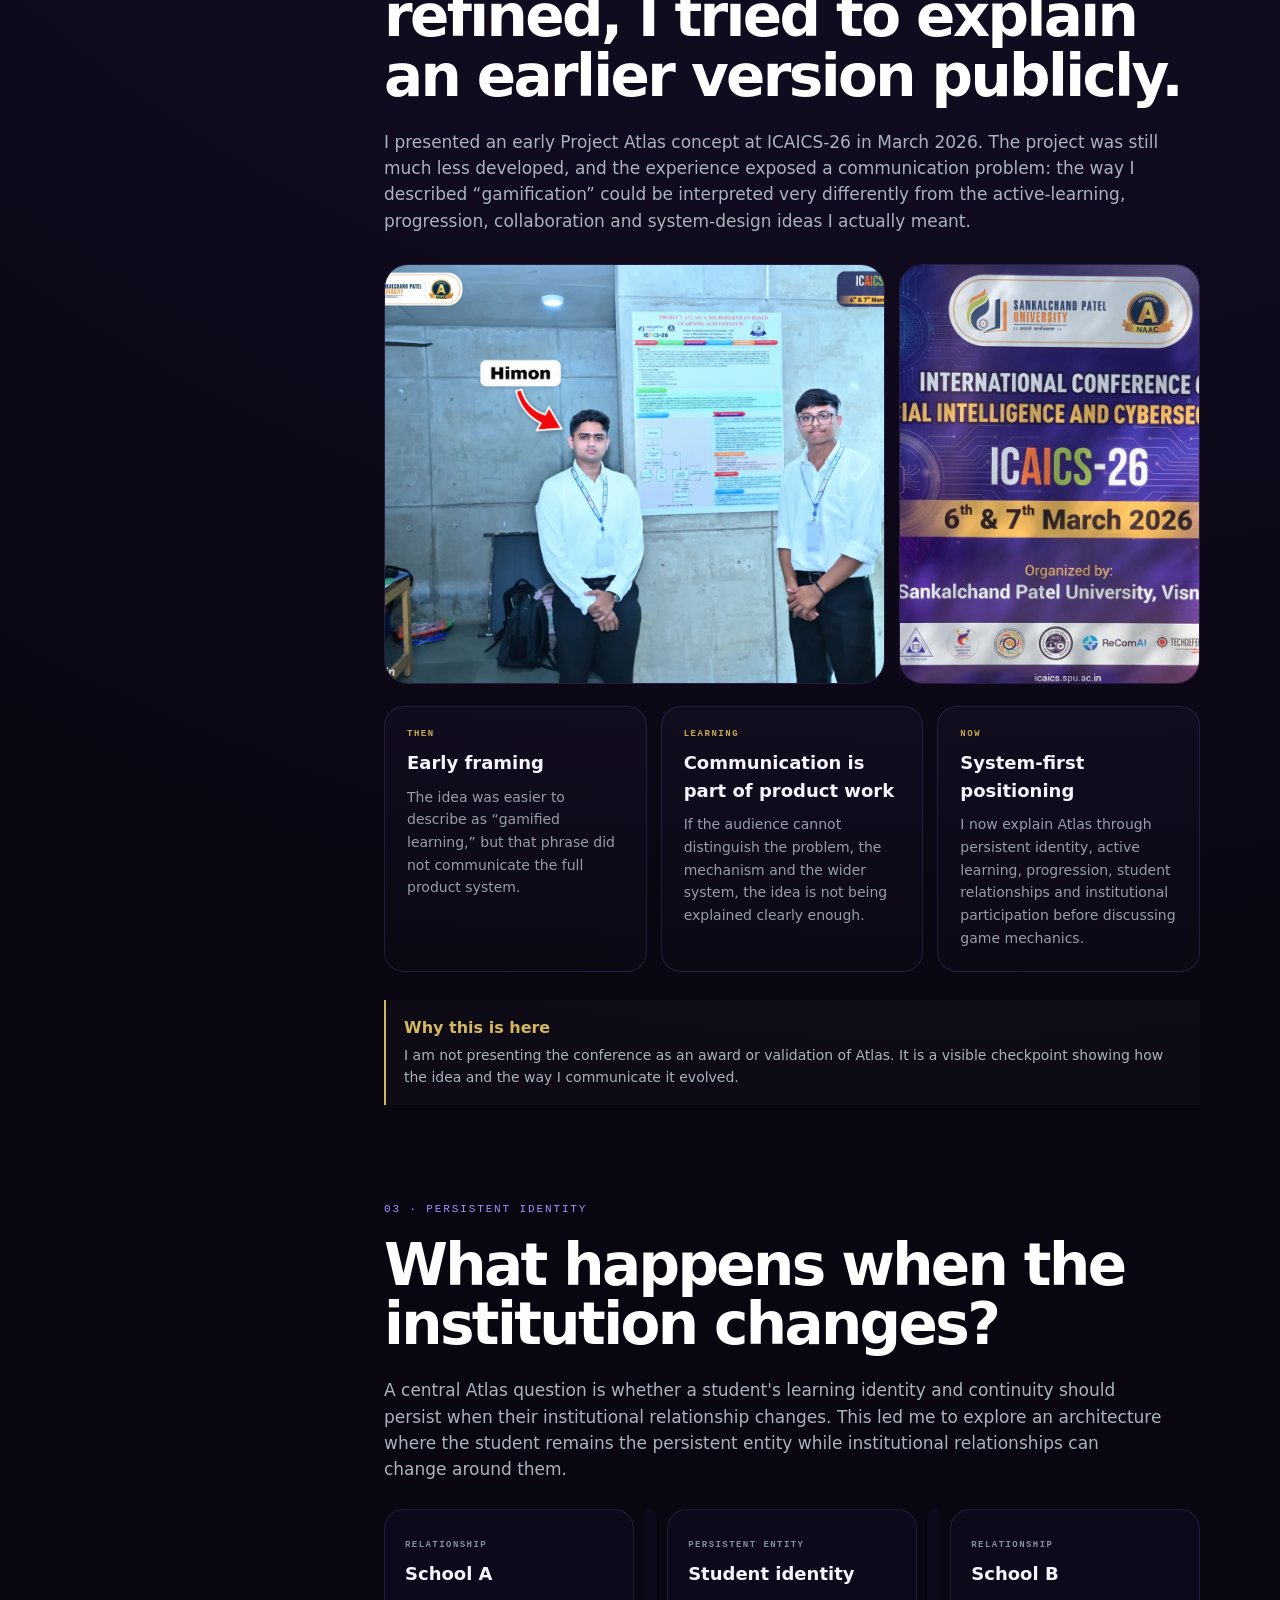
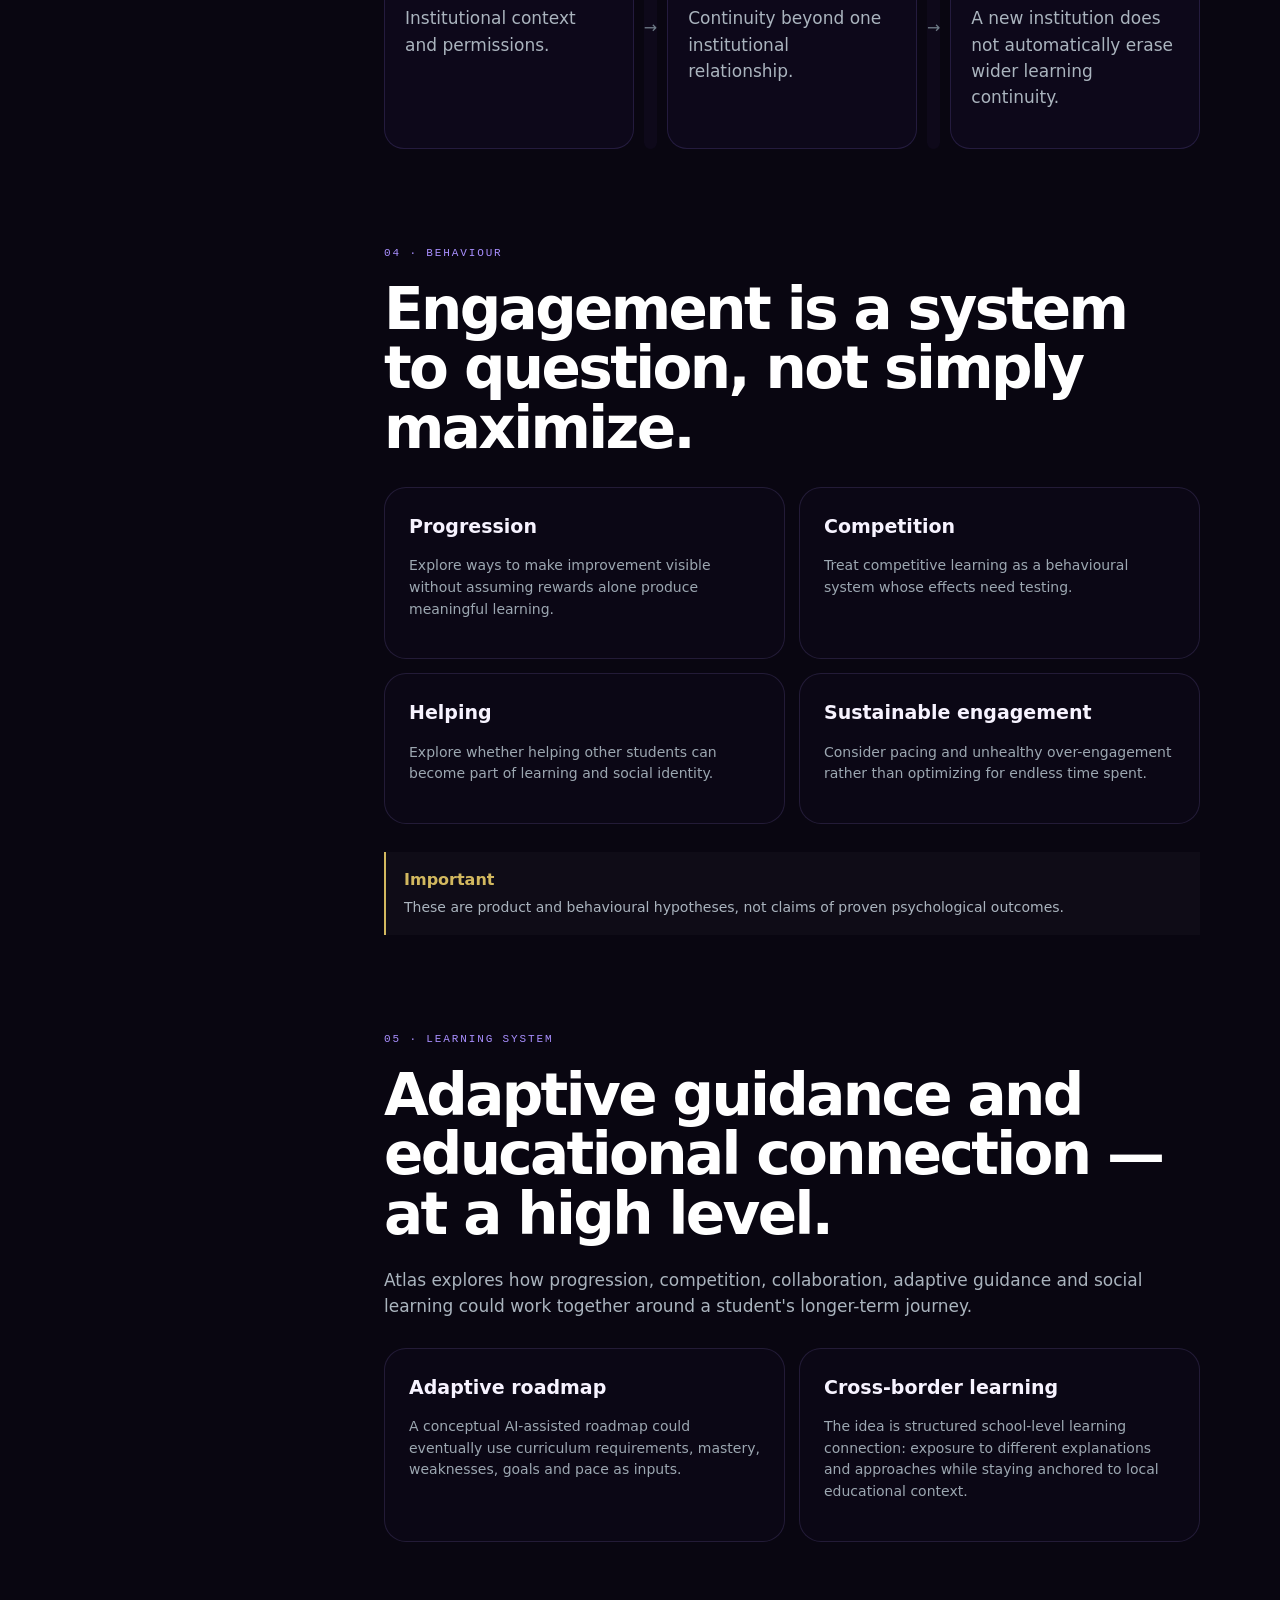
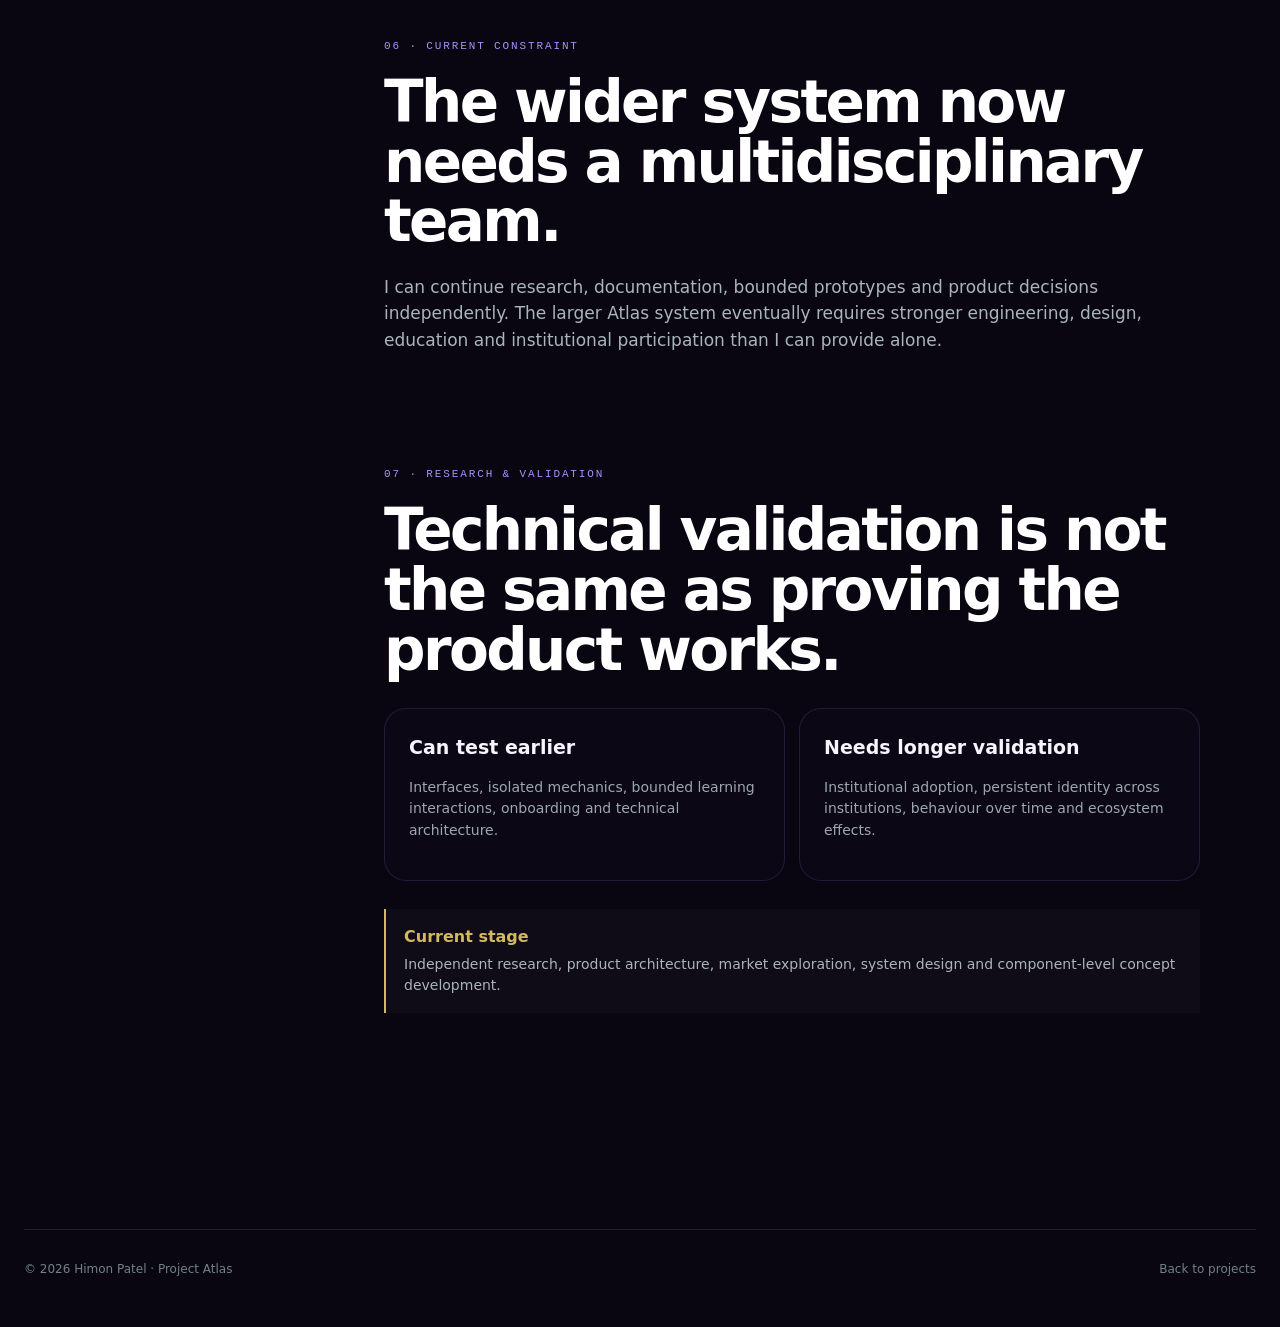
<file: atlas.html>
<!doctype html><html lang="en"><head><meta charset="utf-8"><meta name="viewport" content="width=device-width,initial-scale=1"><title>Project Atlas — Himon Patel</title><link rel="icon" href="assets/favicon.svg"><link rel="stylesheet" href="styles.css"></head><body class="project-page atlas-page"><div class="page-noise"></div><header class="project-header"><a class="brand" href="index.html"><span class="brand-mark">A</span><span>Project Atlas</span></a><nav><a href="#context">Context</a><a href="#early-presentation">Evolution</a><a href="#identity">Identity</a><a href="#learning">Learning</a><a href="#validation">Validation</a><a href="index.html#projects">Portfolio</a></nav><div class="header-socials project-socials" data-social-mount aria-label="Social links"></div></header><main><section class="project-hero atlas-hero">
  <div class="atlas-hero-visual" aria-hidden="true"><div class="atlas-earth"></div><div class="atlas-hands"><span class="atlas-hand atlas-hand-left"></span><span class="atlas-hand atlas-hand-right"></span></div></div>
  <img class="atlas-crest" src="assets/atlas-logo.png" alt="">
  <div class="atlas-vignette"></div>
  <div class="project-hero-inner reveal">
    <div class="eyebrow">PROJECT ATLAS · INDEPENDENT EXPLORATION</div>
    <h1><span>Learning as a</span><span>persistent journey.</span></h1>
    <p class="lede">A long-term exploration of learning, progression, student relationships and institutional participation around a persistent student identity.</p>
    <span class="project-status">ACTIVE EXPLORATION · PUBLIC CASE STUDY IS SANITIZED</span>
  </div>
</section><div class="case-wrap"><div class="case-grid"><aside class="case-nav"><strong>ATLAS MAP</strong><a href="#context">01 Context</a><a href="#early-presentation">02 Early presentation</a><a href="#identity">03 Identity</a><a href="#behaviour">04 Behaviour</a><a href="#learning">05 Learning</a><a href="#team">06 Constraint</a><a href="#validation">07 Validation</a></aside><div class="case-content"><section id="context"><div class="eyebrow">01 · CONTEXT</div><h2>Not one feature. A connected product question.</h2><p>Atlas began from questions about engagement in conventional education products and grew into a broader product-system exploration. It is intended as a layer that can complement institutions rather than replace them.</p><div class="note"><strong>Portfolio boundary</strong><p>The public case study shows selected reasoning and research. Core mechanics, complete product architecture and some system interactions are intentionally not published.</p></div></section><section id="early-presentation" class="atlas-presentation"><div class="eyebrow">02 · EARLY PUBLIC PRESENTATION</div><h2>Before Atlas became this refined, I tried to explain an earlier version publicly.</h2><p>I presented an early Project Atlas concept at ICAICS-26 in March 2026. The project was still much less developed, and the experience exposed a communication problem: the way I described “gamification” could be interpreted very differently from the active-learning, progression, collaboration and system-design ideas I actually meant.</p><div class="atlas-conference-gallery"><figure class="atlas-conference-main"><img src="assets/atlas-icaics-poster-marked.png" alt="Himon Patel marked with an arrow while standing beside an early Project Atlas poster at ICAICS-26" loading="lazy"><figcaption>Early Atlas poster presentation at ICAICS-26. I am marked in the photo for clarity.</figcaption></figure><figure><img src="assets/icaics-conference.png" alt="Himon Patel at the ICAICS-26 conference banner" loading="lazy"><figcaption>ICAICS-26 · Sankalchand Patel University · March 2026.</figcaption></figure></div><div class="atlas-evolution"><article><span>THEN</span><h3>Early framing</h3><p>The idea was easier to describe as “gamified learning,” but that phrase did not communicate the full product system.</p></article><article><span>LEARNING</span><h3>Communication is part of product work</h3><p>If the audience cannot distinguish the problem, the mechanism and the wider system, the idea is not being explained clearly enough.</p></article><article><span>NOW</span><h3>System-first positioning</h3><p>I now explain Atlas through persistent identity, active learning, progression, student relationships and institutional participation before discussing game mechanics.</p></article></div><div class="note"><strong>Why this is here</strong><p>I am not presenting the conference as an award or validation of Atlas. It is a visible checkpoint showing how the idea and the way I communicate it evolved.</p></div></section><section id="identity"><div class="eyebrow">03 · PERSISTENT IDENTITY</div><h2>What happens when the institution changes?</h2><p>A central Atlas question is whether a student's learning identity and continuity should persist when their institutional relationship changes. This led me to explore an architecture where the student remains the persistent entity while institutional relationships can change around them.</p><div class="flow"><div><span>RELATIONSHIP</span><b>School A</b><p>Institutional context and permissions.</p></div><div class="arrow">→</div><div><span>PERSISTENT ENTITY</span><b>Student identity</b><p>Continuity beyond one institutional relationship.</p></div><div class="arrow">→</div><div><span>RELATIONSHIP</span><b>School B</b><p>A new institution does not automatically erase wider learning continuity.</p></div></div></section><section id="behaviour"><div class="eyebrow">04 · BEHAVIOUR</div><h2>Engagement is a system to question, not simply maximize.</h2><div class="info-grid"><article class="info-card"><h3>Progression</h3><p>Explore ways to make improvement visible without assuming rewards alone produce meaningful learning.</p></article><article class="info-card"><h3>Competition</h3><p>Treat competitive learning as a behavioural system whose effects need testing.</p></article><article class="info-card"><h3>Helping</h3><p>Explore whether helping other students can become part of learning and social identity.</p></article><article class="info-card"><h3>Sustainable engagement</h3><p>Consider pacing and unhealthy over-engagement rather than optimizing for endless time spent.</p></article></div><div class="note"><strong>Important</strong><p>These are product and behavioural hypotheses, not claims of proven psychological outcomes.</p></div></section><section id="learning"><div class="eyebrow">05 · LEARNING SYSTEM</div><h2>Adaptive guidance and educational connection — at a high level.</h2><p>Atlas explores how progression, competition, collaboration, adaptive guidance and social learning could work together around a student's longer-term journey.</p><div class="info-grid"><article class="info-card"><h3>Adaptive roadmap</h3><p>A conceptual AI-assisted roadmap could eventually use curriculum requirements, mastery, weaknesses, goals and pace as inputs.</p></article><article class="info-card"><h3>Cross-border learning</h3><p>The idea is structured school-level learning connection: exposure to different explanations and approaches while staying anchored to local educational context.</p></article></div></section><section id="team"><div class="eyebrow">06 · CURRENT CONSTRAINT</div><h2>The wider system now needs a multidisciplinary team.</h2><p>I can continue research, documentation, bounded prototypes and product decisions independently. The larger Atlas system eventually requires stronger engineering, design, education and institutional participation than I can provide alone.</p></section><section id="validation"><div class="eyebrow">07 · RESEARCH & VALIDATION</div><h2>Technical validation is not the same as proving the product works.</h2><div class="info-grid"><article class="info-card"><h3>Can test earlier</h3><p>Interfaces, isolated mechanics, bounded learning interactions, onboarding and technical architecture.</p></article><article class="info-card"><h3>Needs longer validation</h3><p>Institutional adoption, persistent identity across institutions, behaviour over time and ecosystem effects.</p></article></div><div class="note"><strong>Current stage</strong><p>Independent research, product architecture, market exploration, system design and component-level concept development.</p></div></section></div></div></div></main><footer class="page-footer"><span>© <span data-year></span> Himon Patel · Project Atlas</span><a href="index.html#projects">Back to projects</a></footer><script src="script.js"></script></body></html>
</file>
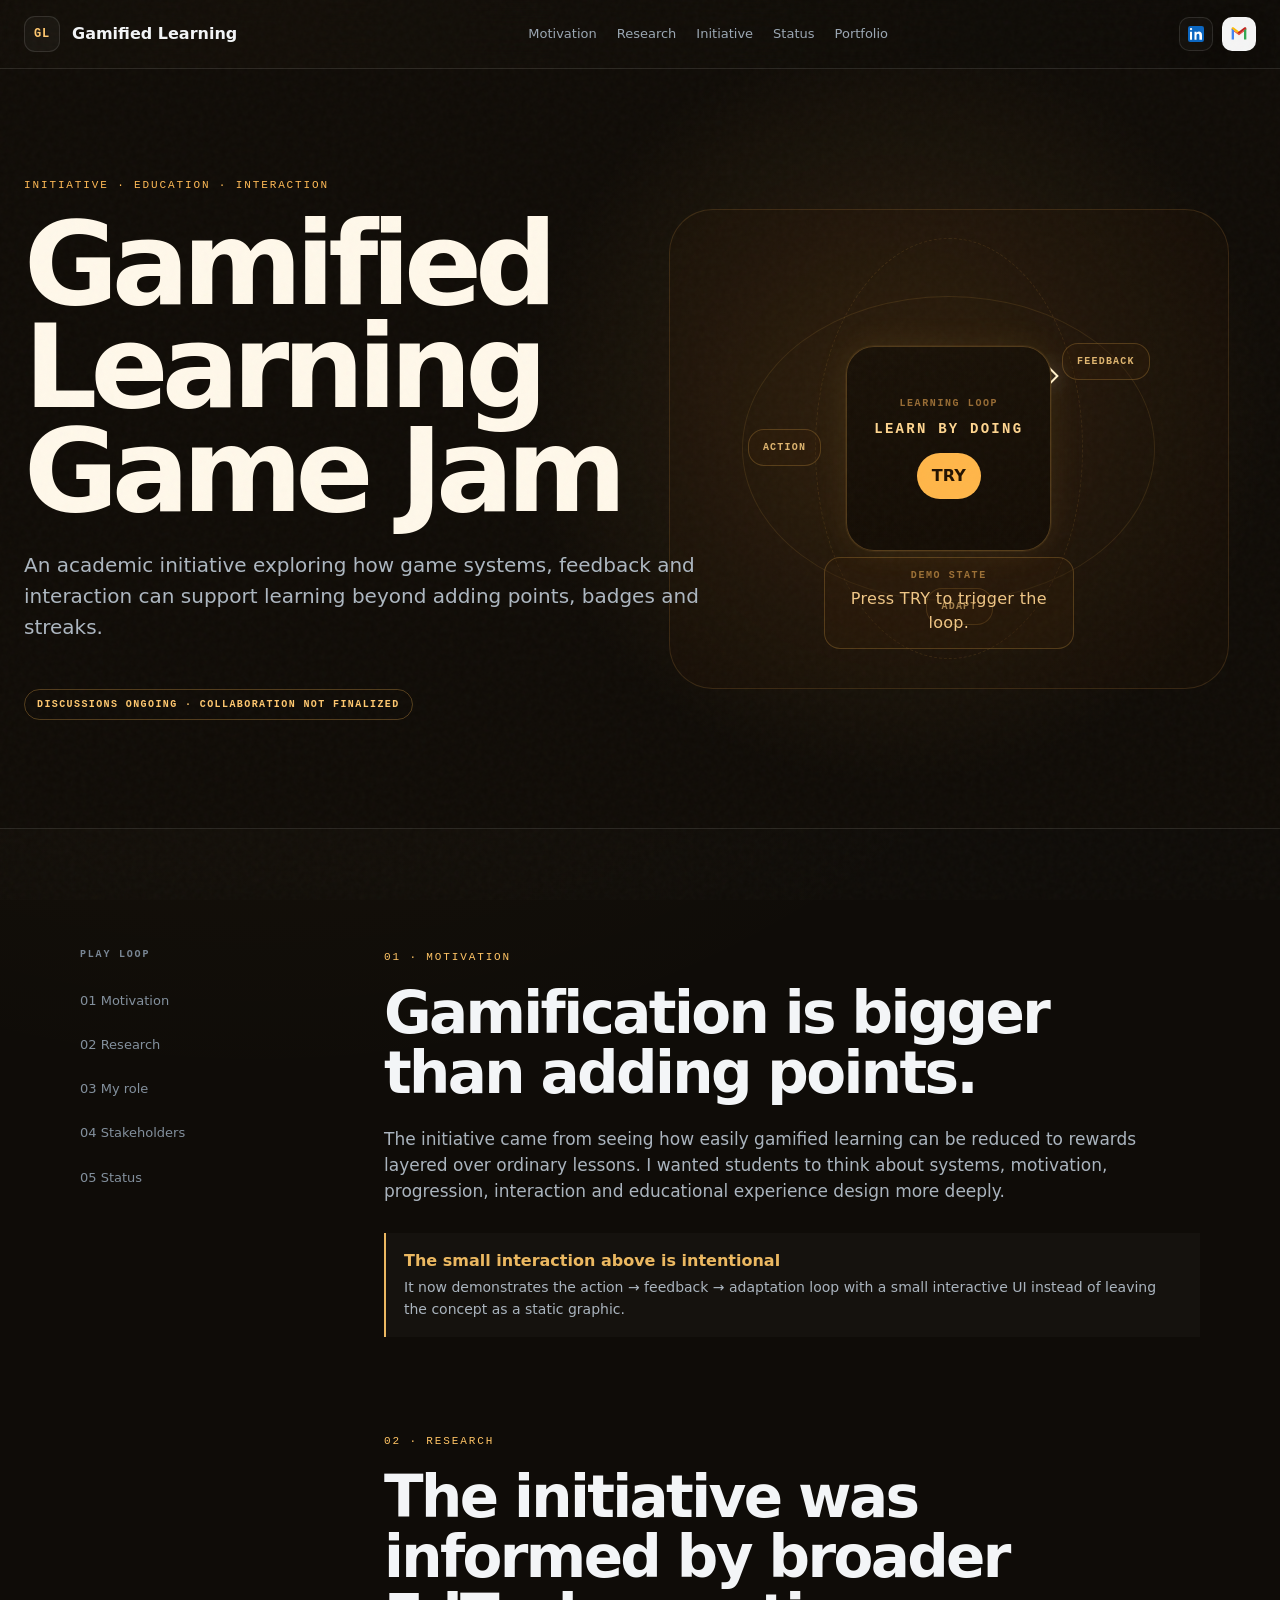
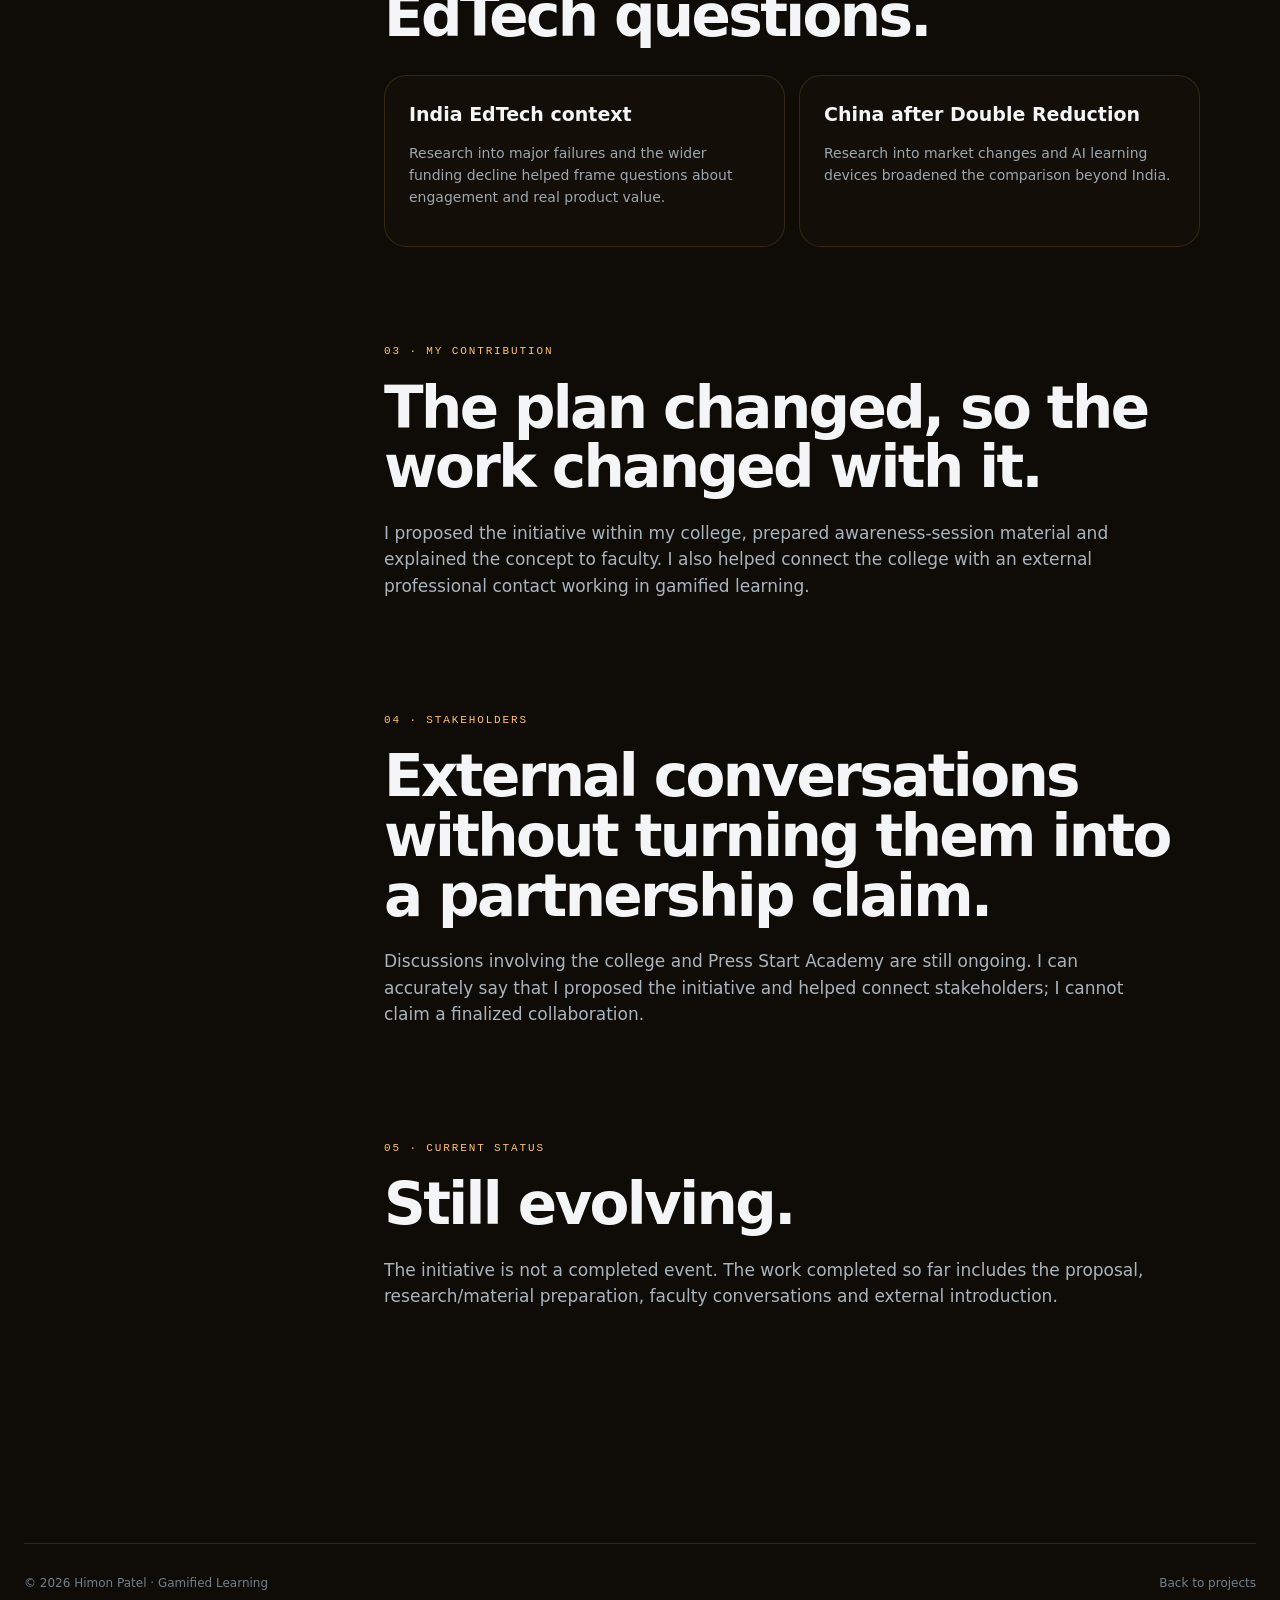
<file: gamejam.html>
<!doctype html><html lang="en"><head><meta charset="utf-8"><meta name="viewport" content="width=device-width,initial-scale=1"><title>Gamified Learning Game Jam — Himon Patel</title><link rel="icon" href="assets/favicon.svg"><link rel="stylesheet" href="styles.css"></head><body class="project-page gamejam-page"><div class="page-noise"></div><header class="project-header"><a class="brand" href="index.html"><span class="brand-mark">GL</span><span>Gamified Learning</span></a><nav><a href="#motivation">Motivation</a><a href="#research">Research</a><a href="#initiative">Initiative</a><a href="#status">Status</a><a href="index.html#projects">Portfolio</a></nav><div class="header-socials project-socials" data-social-mount aria-label="Social links"></div></header><main><section class="project-hero"><div class="playground gamejam-play-ui" aria-hidden="false"><div class="play-orbit"></div><div class="play-orbit two"></div><div class="play-step play-step-a">ACTION</div><div class="play-step play-step-b">FEEDBACK</div><div class="play-step play-step-c">ADAPT</div><div class="play-core"><span class="play-badge">LEARNING LOOP</span><strong>LEARN BY DOING</strong><button id="gamejam-play" type="button">TRY</button></div><div class="play-cursor"></div><div class="play-panel" id="gamejam-feedback"><span>demo state</span>Press TRY to trigger the loop.</div></div><div class="project-hero-inner reveal"><div class="eyebrow">INITIATIVE · EDUCATION · INTERACTION</div><h1>Gamified Learning Game Jam</h1><p class="lede">An academic initiative exploring how game systems, feedback and interaction can support learning beyond adding points, badges and streaks.</p><span class="project-status">DISCUSSIONS ONGOING · COLLABORATION NOT FINALIZED</span></div></section><div class="case-wrap"><div class="case-grid"><aside class="case-nav"><strong>PLAY LOOP</strong><a href="#motivation">01 Motivation</a><a href="#research">02 Research</a><a href="#initiative">03 My role</a><a href="#stakeholders">04 Stakeholders</a><a href="#status">05 Status</a></aside><div class="case-content"><section id="motivation"><div class="eyebrow">01 · MOTIVATION</div><h2>Gamification is bigger than adding points.</h2><p>The initiative came from seeing how easily gamified learning can be reduced to rewards layered over ordinary lessons. I wanted students to think about systems, motivation, progression, interaction and educational experience design more deeply.</p><div class="note"><strong>The small interaction above is intentional</strong><p>It now demonstrates the action → feedback → adaptation loop with a small interactive UI instead of leaving the concept as a static graphic.</p></div></section><section id="research"><div class="eyebrow">02 · RESEARCH</div><h2>The initiative was informed by broader EdTech questions.</h2><div class="info-grid"><article class="info-card"><h3>India EdTech context</h3><p>Research into major failures and the wider funding decline helped frame questions about engagement and real product value.</p></article><article class="info-card"><h3>China after Double Reduction</h3><p>Research into market changes and AI learning devices broadened the comparison beyond India.</p></article></div></section><section id="initiative"><div class="eyebrow">03 · MY CONTRIBUTION</div><h2>The plan changed, so the work changed with it.</h2><p>I proposed the initiative within my college, prepared awareness-session material and explained the concept to faculty. I also helped connect the college with an external professional contact working in gamified learning.</p></section><section id="stakeholders"><div class="eyebrow">04 · STAKEHOLDERS</div><h2>External conversations without turning them into a partnership claim.</h2><p>Discussions involving the college and Press Start Academy are still ongoing. I can accurately say that I proposed the initiative and helped connect stakeholders; I cannot claim a finalized collaboration.</p></section><section id="status"><div class="eyebrow">05 · CURRENT STATUS</div><h2>Still evolving.</h2><p>The initiative is not a completed event. The work completed so far includes the proposal, research/material preparation, faculty conversations and external introduction.</p></section></div></div></div></main><footer class="page-footer"><span>© <span data-year></span> Himon Patel · Gamified Learning</span><a href="index.html#projects">Back to projects</a></footer><script src="script.js"></script></body></html>
</file>
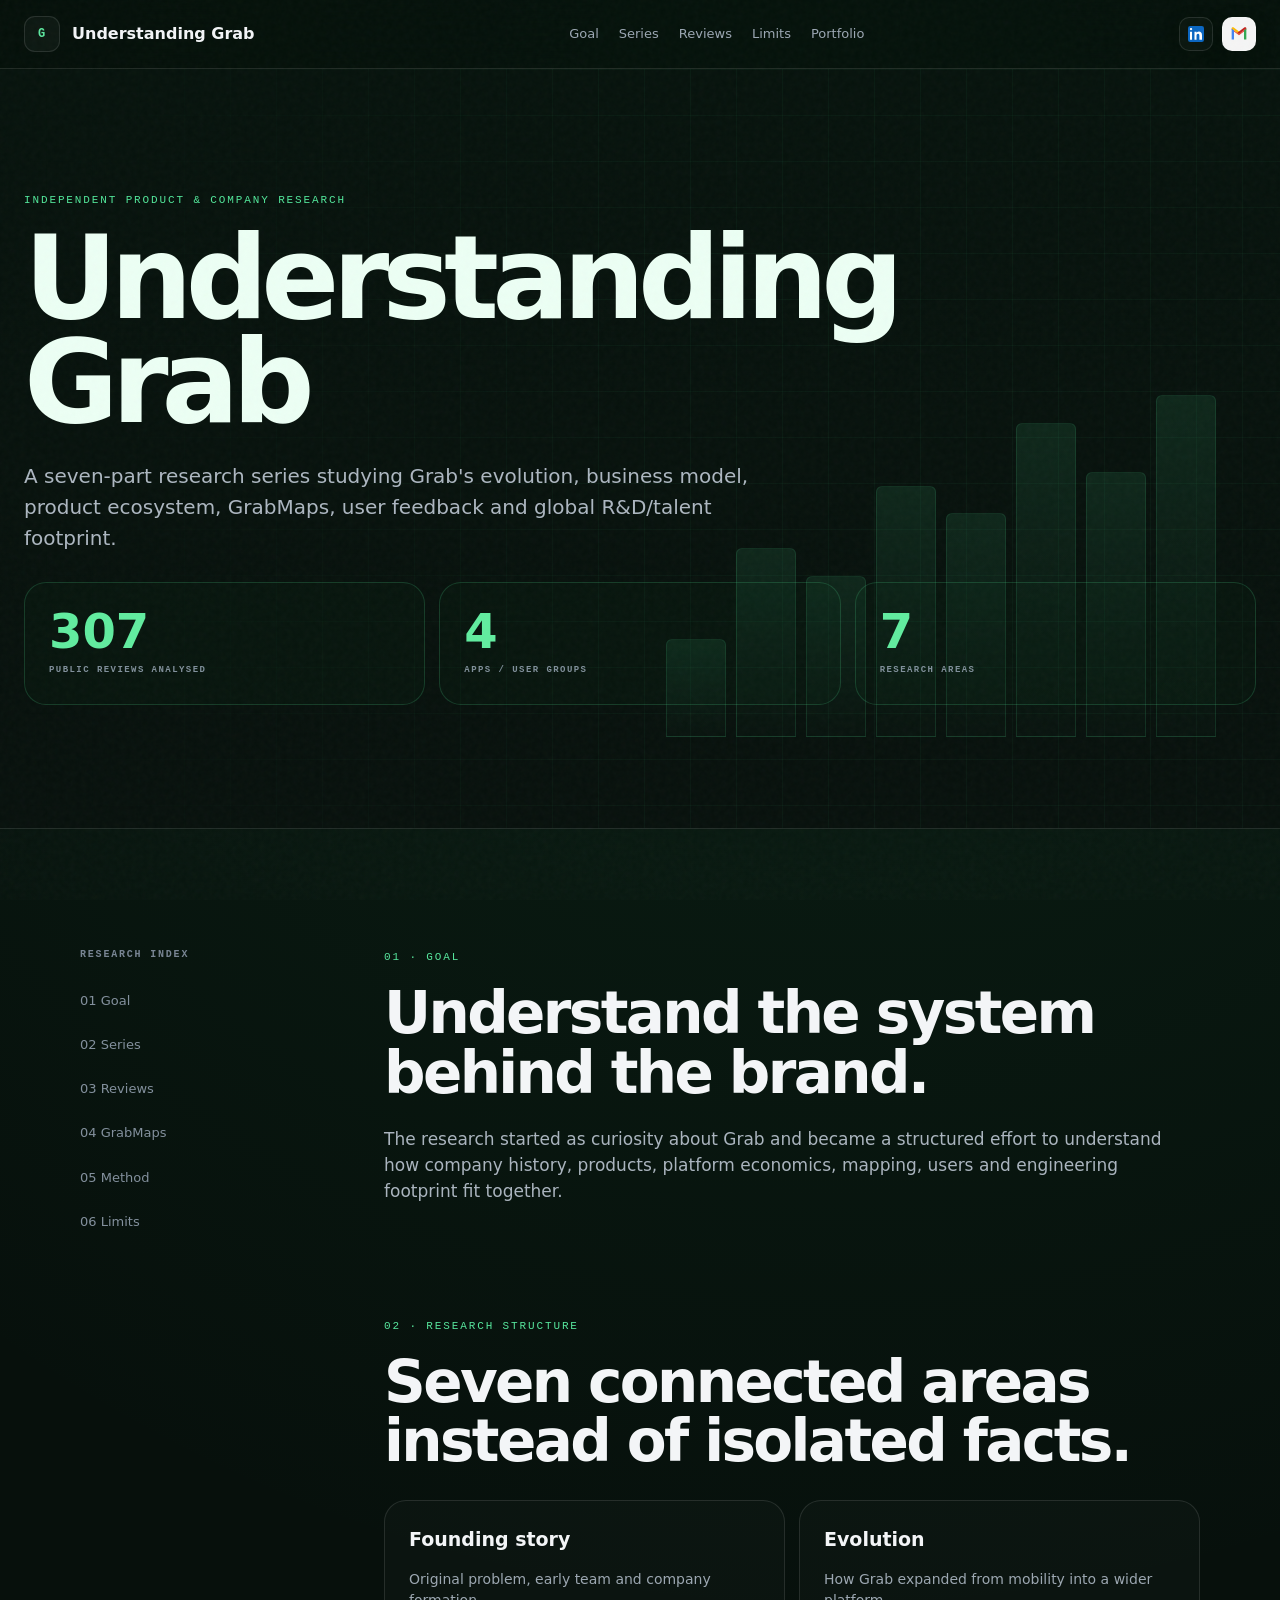
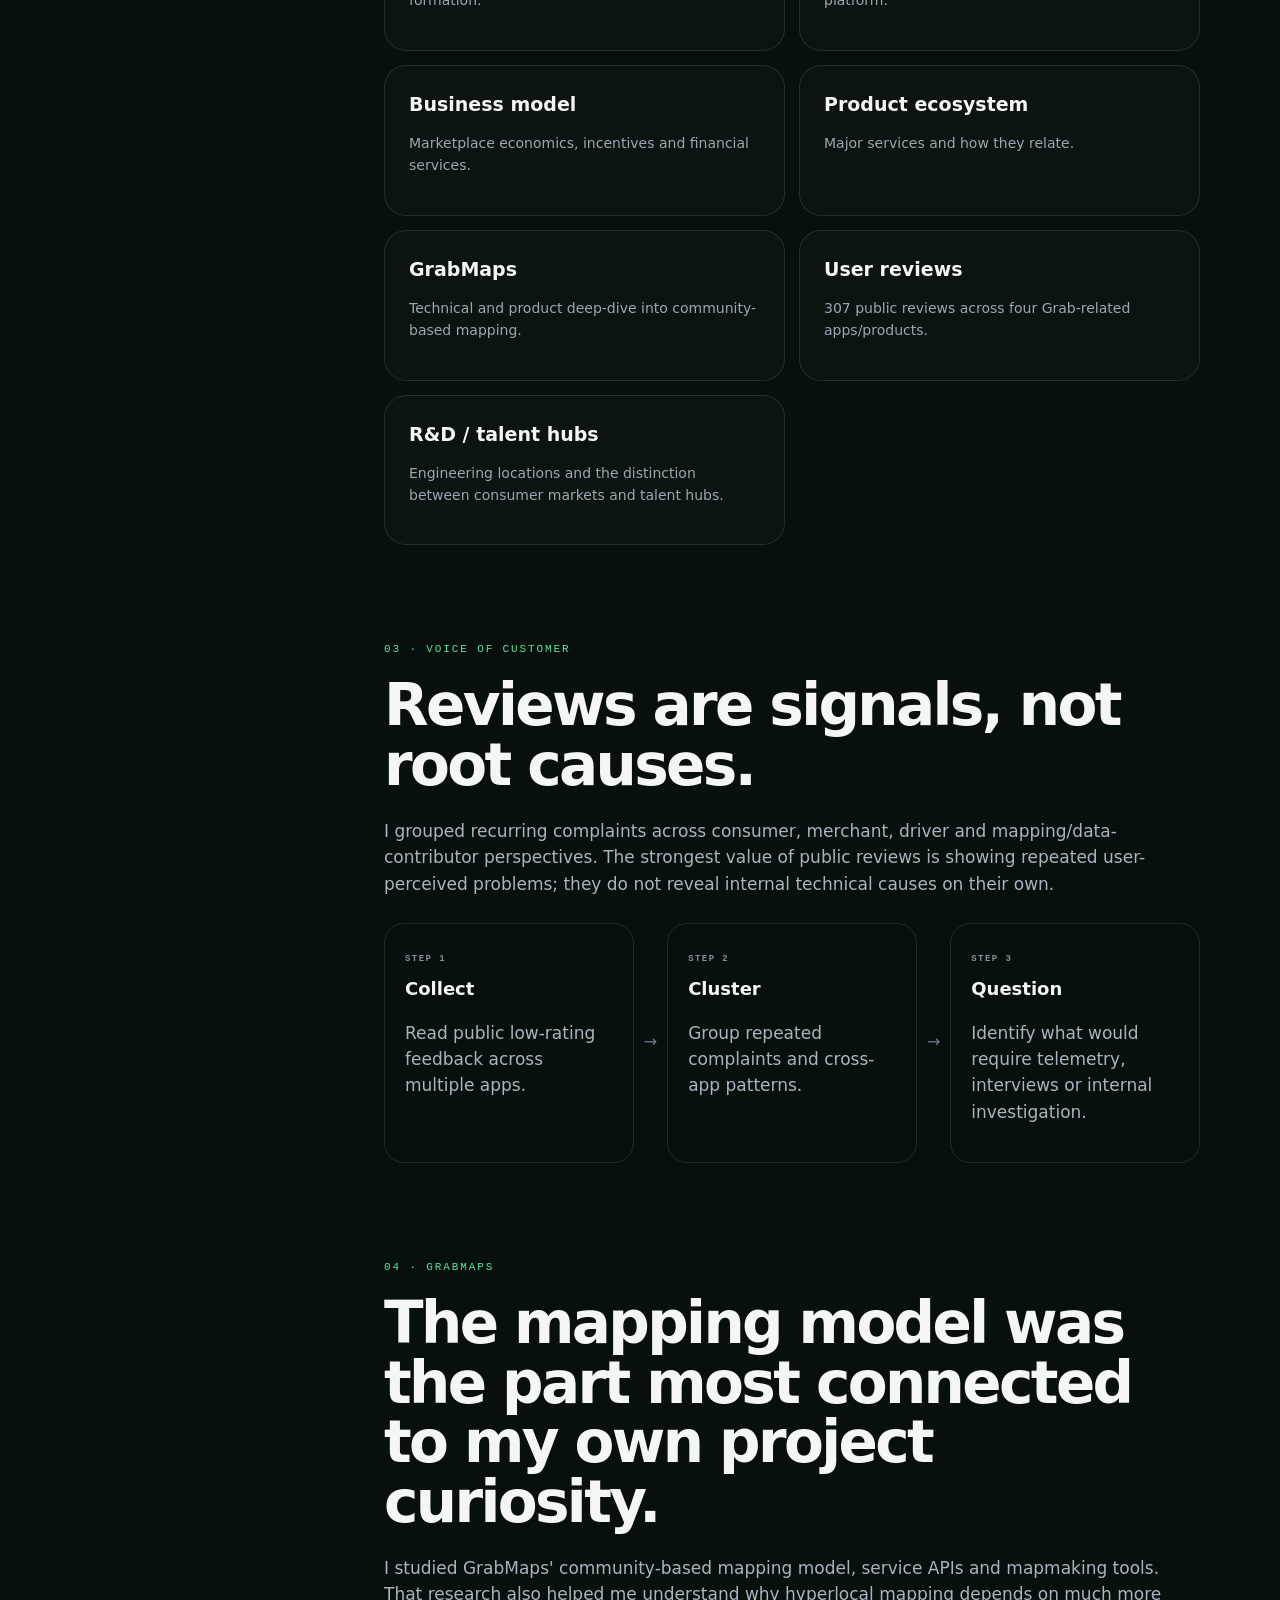
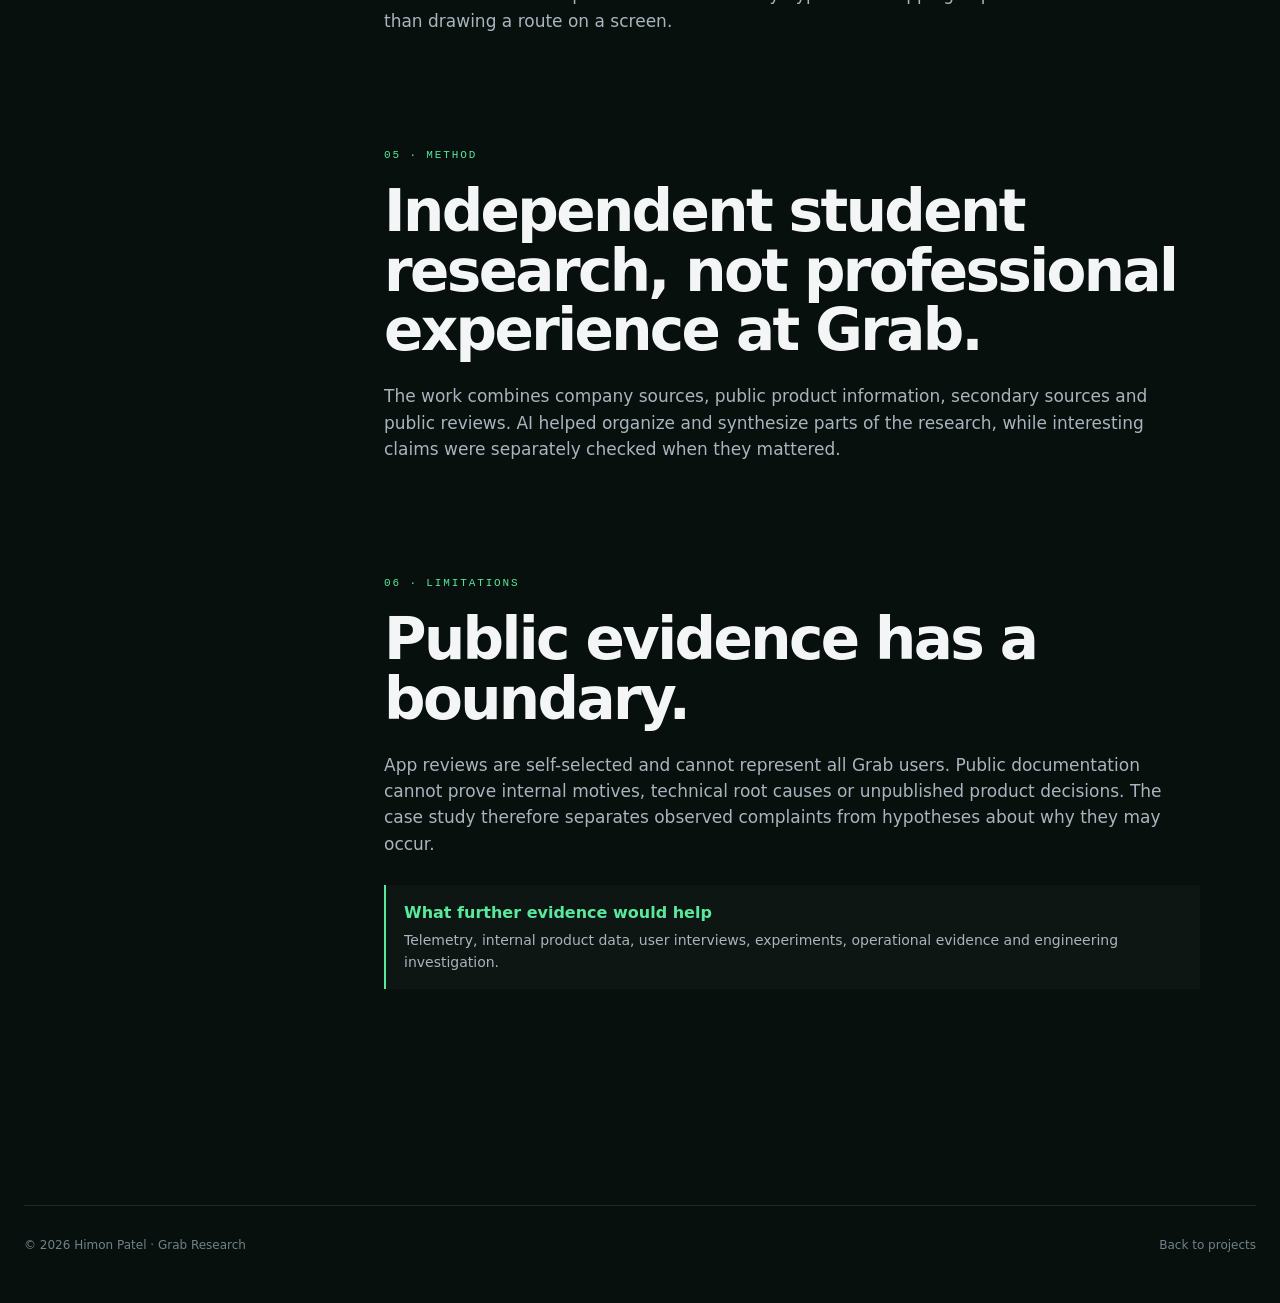
<file: grab-research.html>
<!doctype html><html lang="en"><head><meta charset="utf-8"><meta name="viewport" content="width=device-width,initial-scale=1"><title>Understanding Grab — Himon Patel</title><link rel="icon" href="assets/favicon.svg"><link rel="stylesheet" href="styles.css"></head><body class="project-page grab-page"><div class="page-noise"></div><header class="project-header"><a class="brand" href="index.html"><span class="brand-mark">G</span><span>Understanding Grab</span></a><nav><a href="#goal">Goal</a><a href="#series">Series</a><a href="#reviews">Reviews</a><a href="#limits">Limits</a><a href="index.html#projects">Portfolio</a></nav><div class="header-socials project-socials" data-social-mount aria-label="Social links"></div></header><main><section class="project-hero"><div class="grab-data-bg"></div><div class="grab-data-bars" aria-hidden="true"><i></i><i></i><i></i><i></i><i></i><i></i><i></i><i></i></div><div class="project-hero-inner reveal"><div class="eyebrow">INDEPENDENT PRODUCT & COMPANY RESEARCH</div><h1>Understanding Grab</h1><p class="lede">A seven-part research series studying Grab's evolution, business model, product ecosystem, GrabMaps, user feedback and global R&D/talent footprint.</p><div class="metrics"><div class="metric"><strong>307</strong><span>PUBLIC REVIEWS ANALYSED</span></div><div class="metric"><strong>4</strong><span>APPS / USER GROUPS</span></div><div class="metric"><strong>7</strong><span>RESEARCH AREAS</span></div></div></div></section><div class="case-wrap"><div class="case-grid"><aside class="case-nav"><strong>RESEARCH INDEX</strong><a href="#goal">01 Goal</a><a href="#series">02 Series</a><a href="#reviews">03 Reviews</a><a href="#maps">04 GrabMaps</a><a href="#method">05 Method</a><a href="#limits">06 Limits</a></aside><div class="case-content"><section id="goal"><div class="eyebrow">01 · GOAL</div><h2>Understand the system behind the brand.</h2><p>The research started as curiosity about Grab and became a structured effort to understand how company history, products, platform economics, mapping, users and engineering footprint fit together.</p></section><section id="series"><div class="eyebrow">02 · RESEARCH STRUCTURE</div><h2>Seven connected areas instead of isolated facts.</h2><div class="info-grid"><article class="info-card"><h3>Founding story</h3><p>Original problem, early team and company formation.</p></article><article class="info-card"><h3>Evolution</h3><p>How Grab expanded from mobility into a wider platform.</p></article><article class="info-card"><h3>Business model</h3><p>Marketplace economics, incentives and financial services.</p></article><article class="info-card"><h3>Product ecosystem</h3><p>Major services and how they relate.</p></article><article class="info-card"><h3>GrabMaps</h3><p>Technical and product deep-dive into community-based mapping.</p></article><article class="info-card"><h3>User reviews</h3><p>307 public reviews across four Grab-related apps/products.</p></article><article class="info-card"><h3>R&D / talent hubs</h3><p>Engineering locations and the distinction between consumer markets and talent hubs.</p></article></div></section><section id="reviews"><div class="eyebrow">03 · VOICE OF CUSTOMER</div><h2>Reviews are signals, not root causes.</h2><p>I grouped recurring complaints across consumer, merchant, driver and mapping/data-contributor perspectives. The strongest value of public reviews is showing repeated user-perceived problems; they do not reveal internal technical causes on their own.</p><div class="flow"><div><span>STEP 1</span><b>Collect</b><p>Read public low-rating feedback across multiple apps.</p></div><div class="arrow">→</div><div><span>STEP 2</span><b>Cluster</b><p>Group repeated complaints and cross-app patterns.</p></div><div class="arrow">→</div><div><span>STEP 3</span><b>Question</b><p>Identify what would require telemetry, interviews or internal investigation.</p></div></div></section><section id="maps"><div class="eyebrow">04 · GRABMAPS</div><h2>The mapping model was the part most connected to my own project curiosity.</h2><p>I studied GrabMaps' community-based mapping model, service APIs and mapmaking tools. That research also helped me understand why hyperlocal mapping depends on much more than drawing a route on a screen.</p></section><section id="method"><div class="eyebrow">05 · METHOD</div><h2>Independent student research, not professional experience at Grab.</h2><p>The work combines company sources, public product information, secondary sources and public reviews. AI helped organize and synthesize parts of the research, while interesting claims were separately checked when they mattered.</p></section><section id="limits"><div class="eyebrow">06 · LIMITATIONS</div><h2>Public evidence has a boundary.</h2><p>App reviews are self-selected and cannot represent all Grab users. Public documentation cannot prove internal motives, technical root causes or unpublished product decisions. The case study therefore separates observed complaints from hypotheses about why they may occur.</p><div class="note"><strong>What further evidence would help</strong><p>Telemetry, internal product data, user interviews, experiments, operational evidence and engineering investigation.</p></div></section></div></div></div></main><footer class="page-footer"><span>© <span data-year></span> Himon Patel · Grab Research</span><a href="index.html#projects">Back to projects</a></footer><script src="script.js"></script></body></html>
</file>
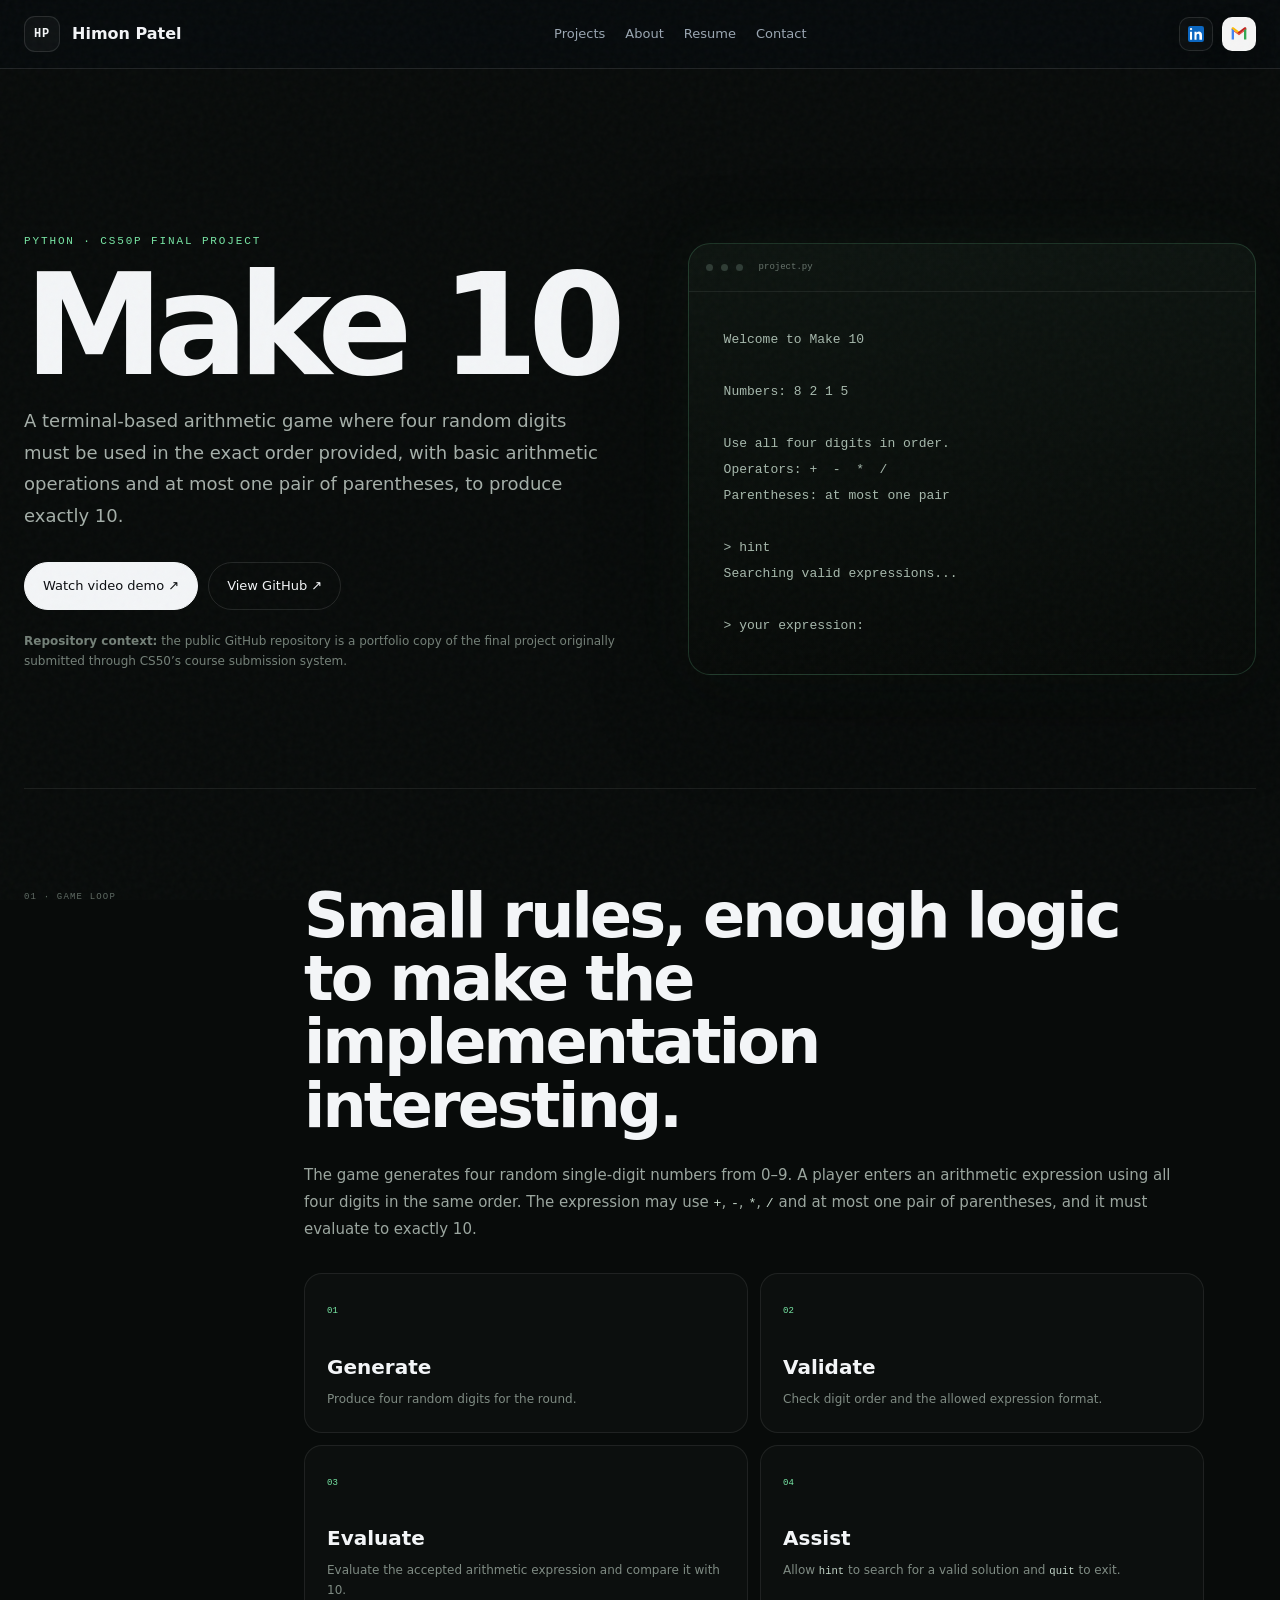
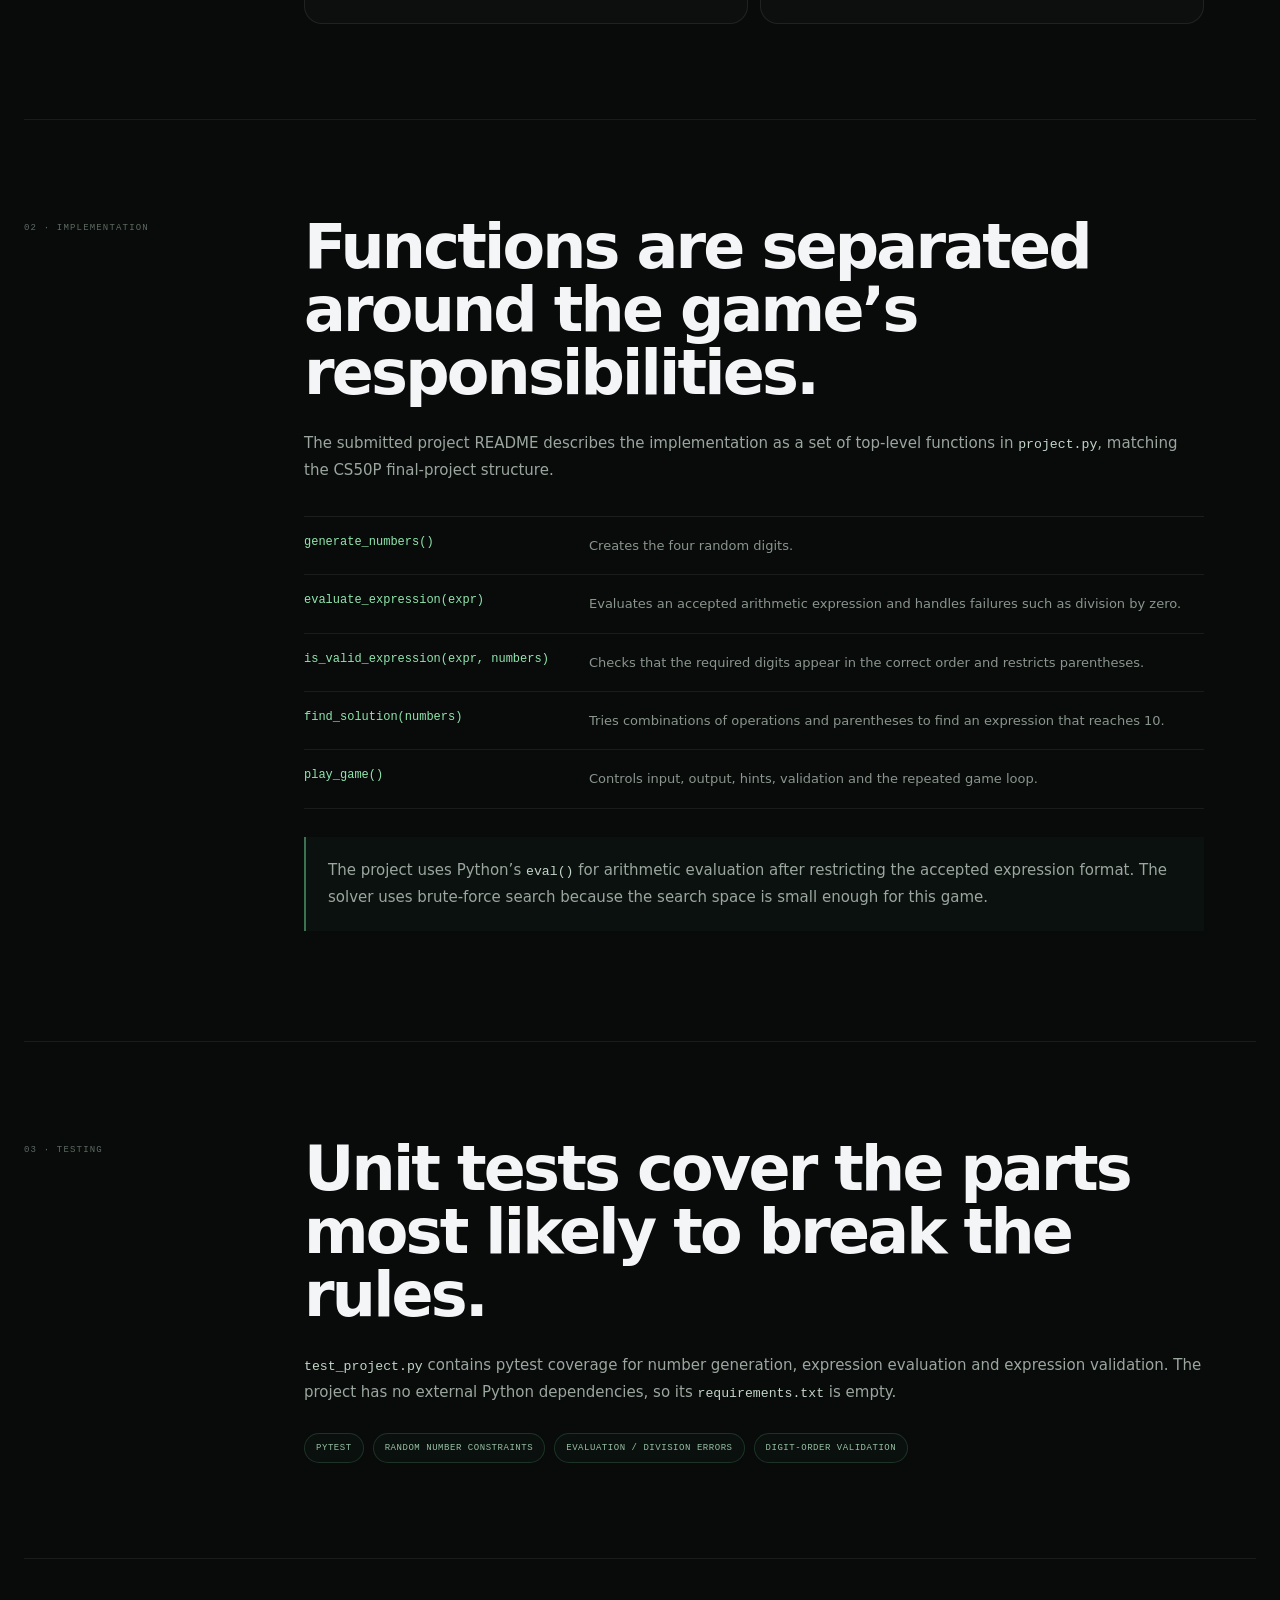
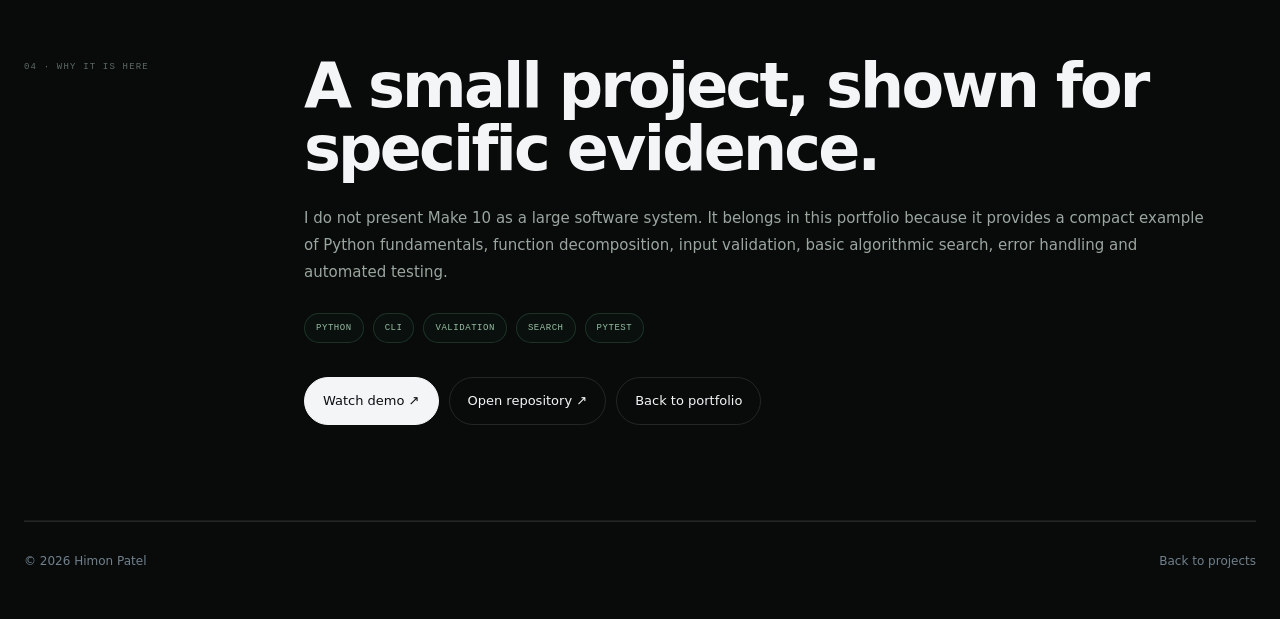
<file: make10.html>
<!doctype html>
<html lang="en">
<head>
  <meta charset="utf-8">
  <meta name="viewport" content="width=device-width,initial-scale=1">
  <meta name="description" content="Make 10 — Himon Patel's CS50P final project: a terminal arithmetic game built in Python with validation, hint generation and pytest tests.">
  <title>Make 10 — Himon Patel</title>
  <link rel="icon" href="assets/favicon.svg" type="image/svg+xml">
  <link rel="stylesheet" href="styles.css">
</head>
<body class="project-page make10-page">
  <div class="page-noise" aria-hidden="true"></div>
  <header class="project-header">
    <a class="brand" href="index.html"><span class="brand-mark">HP</span><span>Himon Patel</span></a>
    <nav><a href="index.html#projects">Projects</a><a href="about.html">About</a><a href="assets/Himon_Patel_Resume.pdf?v=20261007" target="_blank" rel="noopener">Resume</a><a href="index.html#contact">Contact</a></nav>
    <div class="header-socials project-socials" data-social-mount aria-label="Social links"></div>
  </header>

  <main>
    <section class="make10-hero shell reveal">
      <div class="make10-hero-copy">
        <p class="eyebrow">PYTHON · CS50P FINAL PROJECT</p>
        <h1>Make 10</h1>
        <p class="project-lead">A terminal-based arithmetic game where four random digits must be used in the exact order provided, with basic arithmetic operations and at most one pair of parentheses, to produce exactly 10.</p>
        <div class="make10-actions">
          <a class="button button-primary" href="https://youtu.be/vppqqNDNDrQ" target="_blank" rel="noopener">Watch video demo ↗</a>
          <a class="button button-ghost" href="#" data-config-link="make10Github" target="_blank" rel="noopener" hidden>View GitHub ↗</a>
        </div>
        <p class="make10-origin-note"><strong>Repository context:</strong> the public GitHub repository is a portfolio copy of the final project originally submitted through CS50’s course submission system.</p>
      </div>
      <div class="make10-console" aria-label="Illustrative terminal view">
        <div class="make10-console-bar"><i></i><i></i><i></i><span>project.py</span></div>
        <pre><code>Welcome to Make 10

Numbers: 8 2 1 5

Use all four digits in order.
Operators: +  -  *  /
Parentheses: at most one pair

&gt; hint
Searching valid expressions...

&gt; your expression:</code></pre>
      </div>
    </section>

    <section class="project-section shell reveal">
      <div class="project-section-label">01 · GAME LOOP</div>
      <div class="project-section-body">
        <h2>Small rules, enough logic to make the implementation interesting.</h2>
        <p>The game generates four random single-digit numbers from 0–9. A player enters an arithmetic expression using all four digits in the same order. The expression may use <code>+</code>, <code>-</code>, <code>*</code>, <code>/</code> and at most one pair of parentheses, and it must evaluate to exactly 10.</p>
        <div class="make10-rule-grid">
          <article><span>01</span><strong>Generate</strong><p>Produce four random digits for the round.</p></article>
          <article><span>02</span><strong>Validate</strong><p>Check digit order and the allowed expression format.</p></article>
          <article><span>03</span><strong>Evaluate</strong><p>Evaluate the accepted arithmetic expression and compare it with 10.</p></article>
          <article><span>04</span><strong>Assist</strong><p>Allow <code>hint</code> to search for a valid solution and <code>quit</code> to exit.</p></article>
        </div>
      </div>
    </section>

    <section class="project-section shell reveal">
      <div class="project-section-label">02 · IMPLEMENTATION</div>
      <div class="project-section-body">
        <h2>Functions are separated around the game’s responsibilities.</h2>
        <p>The submitted project README describes the implementation as a set of top-level functions in <code>project.py</code>, matching the CS50P final-project structure.</p>
        <div class="make10-function-list">
          <div><code>generate_numbers()</code><span>Creates the four random digits.</span></div>
          <div><code>evaluate_expression(expr)</code><span>Evaluates an accepted arithmetic expression and handles failures such as division by zero.</span></div>
          <div><code>is_valid_expression(expr, numbers)</code><span>Checks that the required digits appear in the correct order and restricts parentheses.</span></div>
          <div><code>find_solution(numbers)</code><span>Tries combinations of operations and parentheses to find an expression that reaches 10.</span></div>
          <div><code>play_game()</code><span>Controls input, output, hints, validation and the repeated game loop.</span></div>
        </div>
        <p class="make10-method-note">The project uses Python’s <code>eval()</code> for arithmetic evaluation after restricting the accepted expression format. The solver uses brute-force search because the search space is small enough for this game.</p>
      </div>
    </section>

    <section class="project-section shell reveal">
      <div class="project-section-label">03 · TESTING</div>
      <div class="project-section-body">
        <h2>Unit tests cover the parts most likely to break the rules.</h2>
        <p><code>test_project.py</code> contains pytest coverage for number generation, expression evaluation and expression validation. The project has no external Python dependencies, so its <code>requirements.txt</code> is empty.</p>
        <div class="make10-test-strip">
          <span>pytest</span>
          <span>random number constraints</span>
          <span>evaluation / division errors</span>
          <span>digit-order validation</span>
        </div>
      </div>
    </section>

    <section class="project-section shell reveal">
      <div class="project-section-label">04 · WHY IT IS HERE</div>
      <div class="project-section-body">
        <h2>A small project, shown for specific evidence.</h2>
        <p>I do not present Make 10 as a large software system. It belongs in this portfolio because it provides a compact example of Python fundamentals, function decomposition, input validation, basic algorithmic search, error handling and automated testing.</p>
        <div class="make10-evidence-tags"><span>Python</span><span>CLI</span><span>Validation</span><span>Search</span><span>pytest</span></div>
        <div class="make10-actions bottom-actions">
          <a class="button button-primary" href="https://youtu.be/vppqqNDNDrQ" target="_blank" rel="noopener">Watch demo ↗</a>
          <a class="button button-ghost" href="#" data-config-link="make10Github" target="_blank" rel="noopener" hidden>Open repository ↗</a>
          <a class="button button-ghost" href="index.html#projects">Back to portfolio</a>
        </div>
      </div>
    </section>
  </main>

  <footer class="page-footer"><span>© <span data-year></span> Himon Patel</span><a href="index.html#projects">Back to projects</a></footer>
  <script src="script.js"></script>
</body>
</html>
</file>
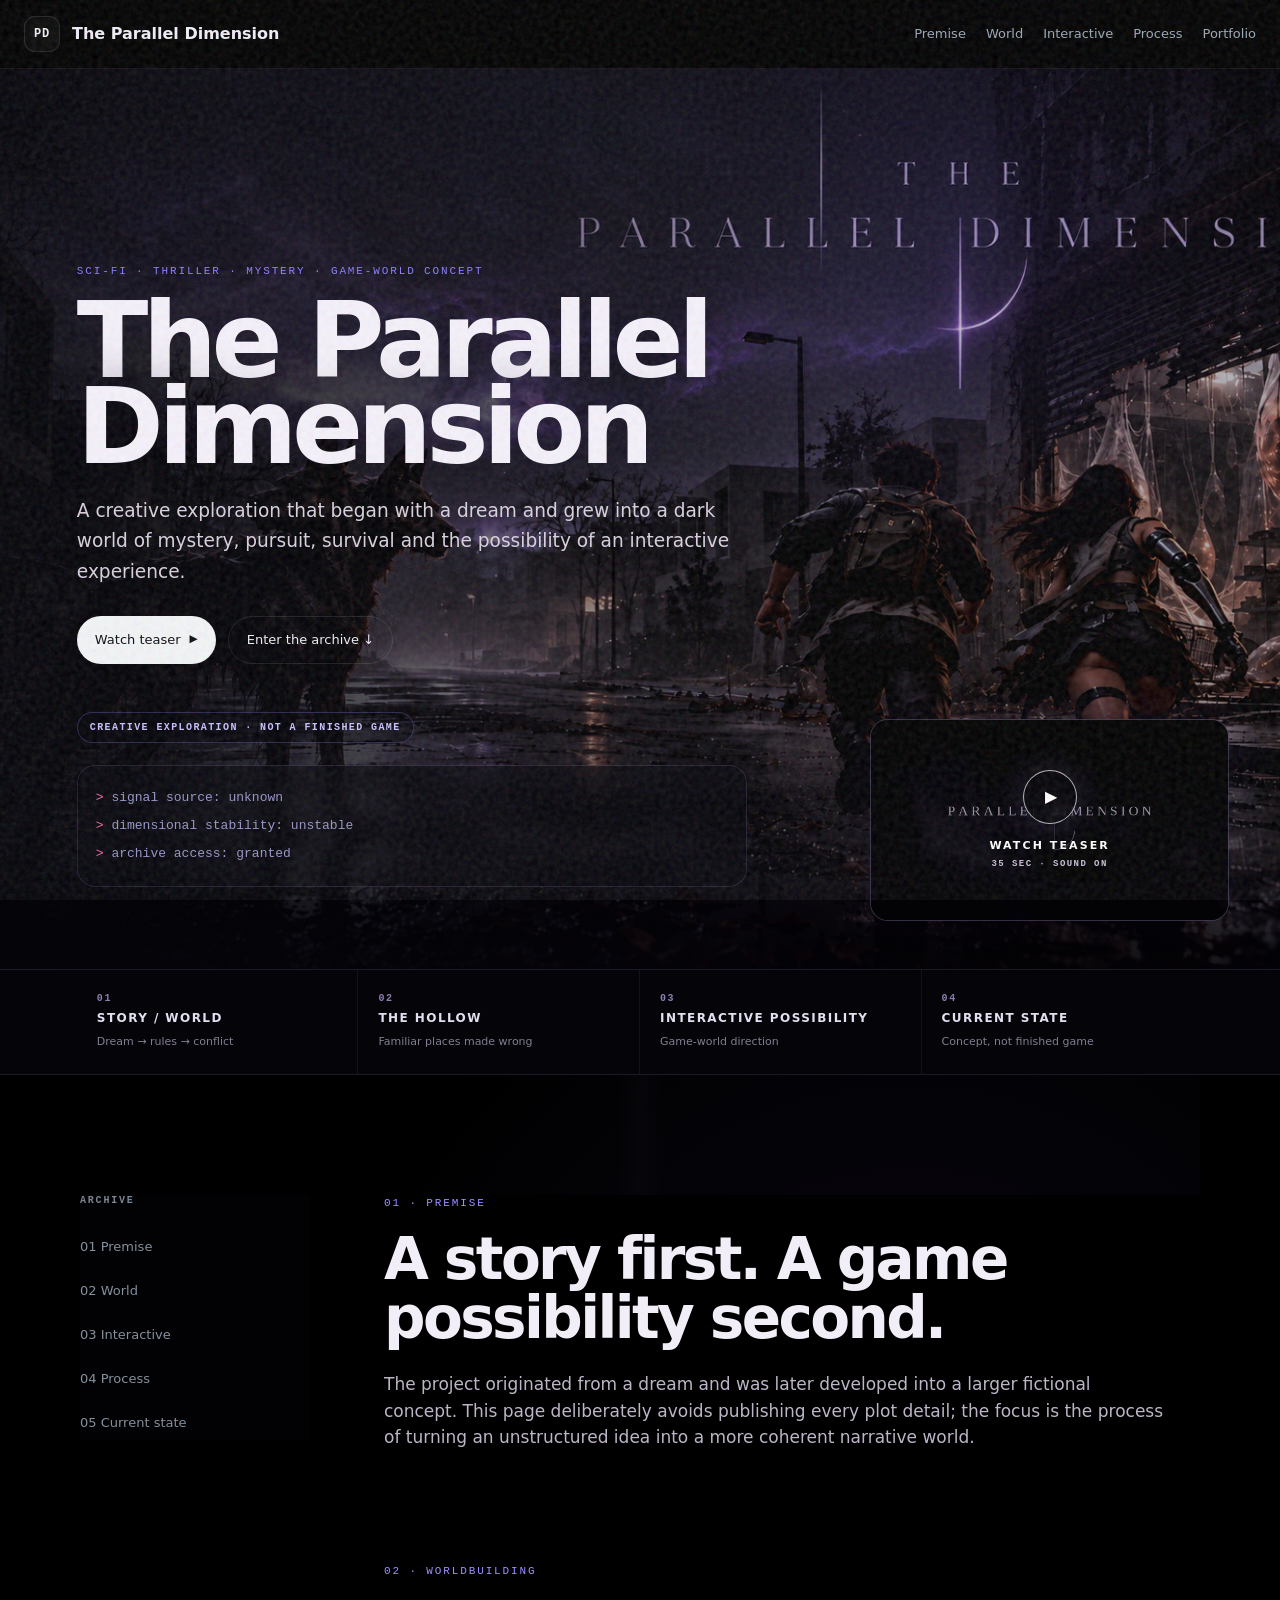
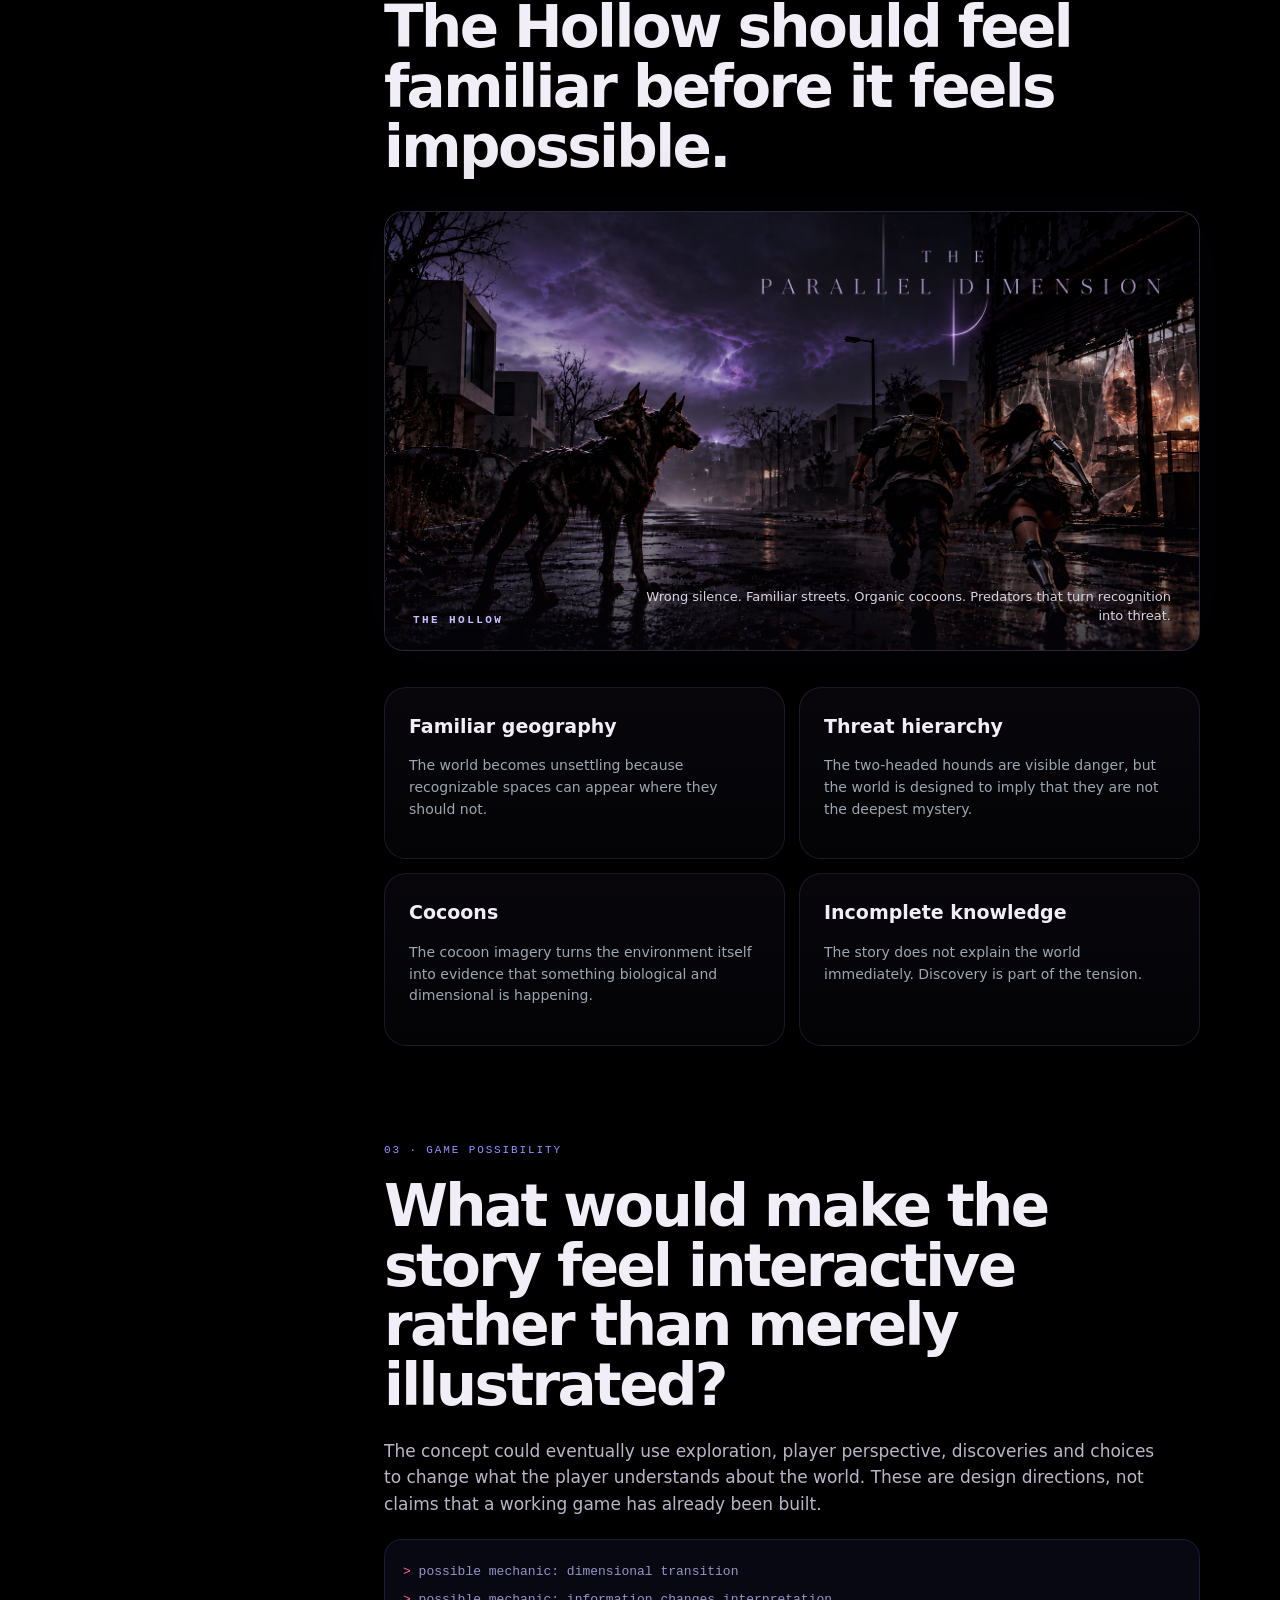
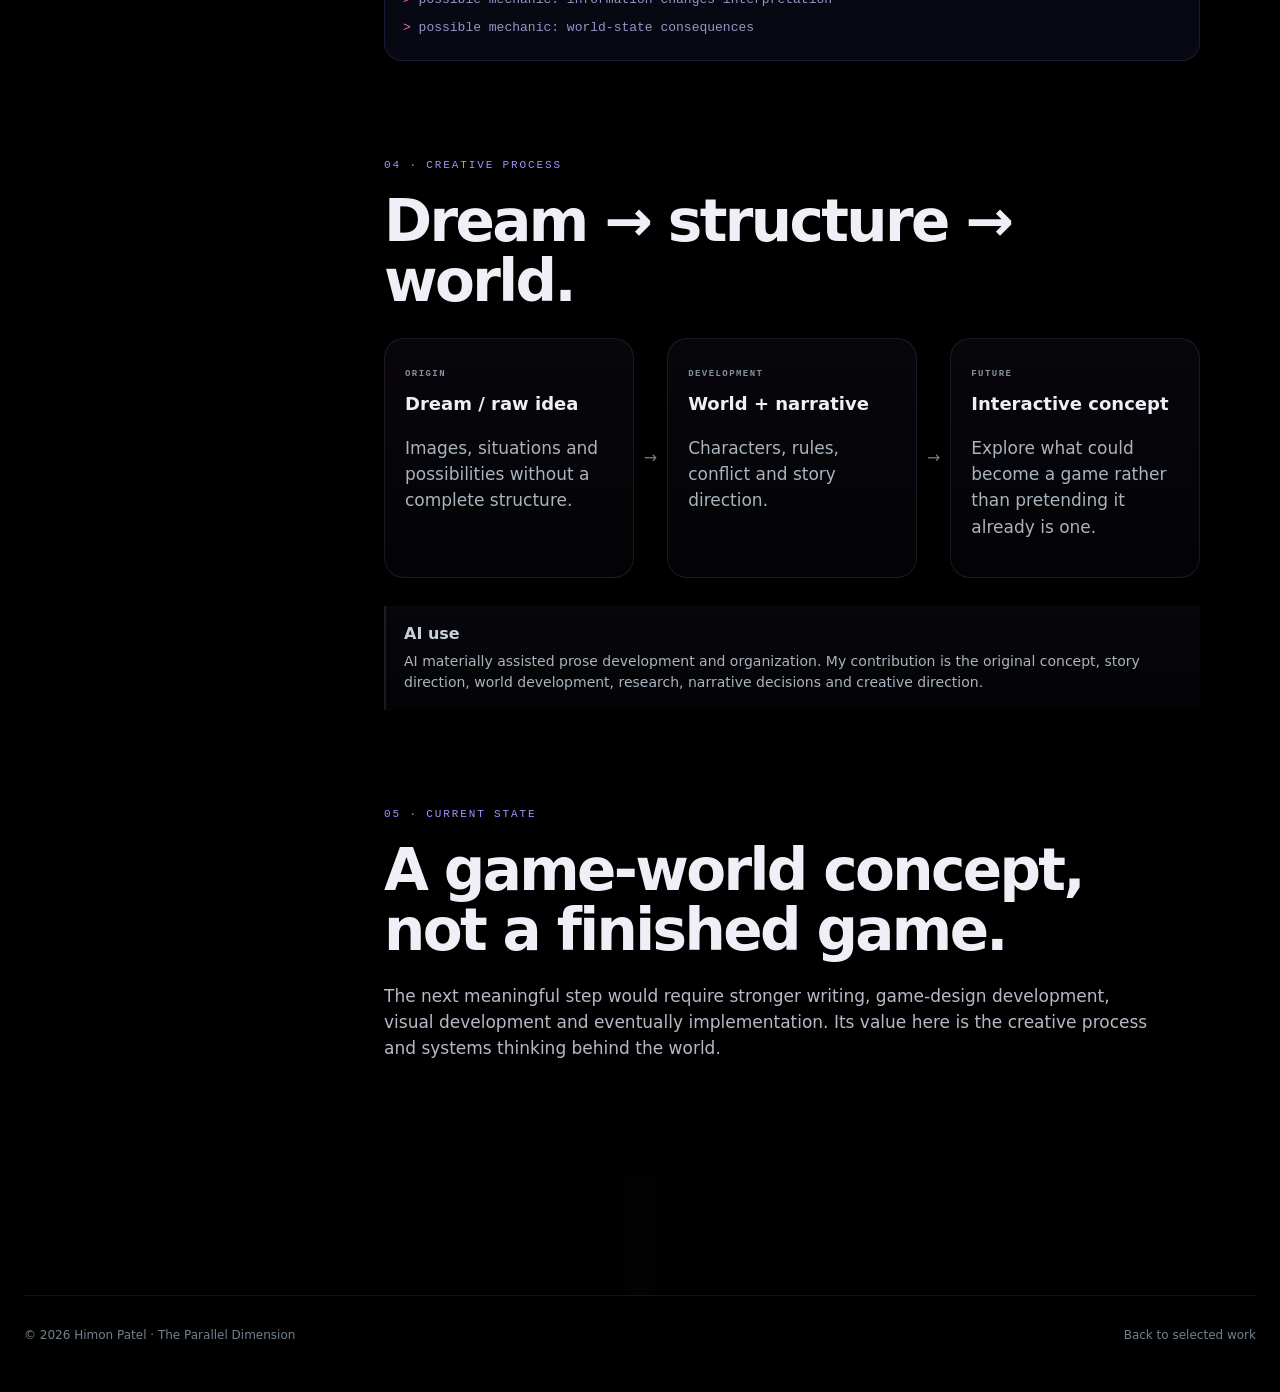
<file: parallel-dimension.html>
<!doctype html>
<html lang="en">
<head>
  <meta charset="utf-8">
  <meta name="viewport" content="width=device-width,initial-scale=1">
  <meta name="description" content="The Parallel Dimension — a sci-fi thriller and game-world exploration by Himon Patel.">
  <title>The Parallel Dimension — Himon Patel</title>
  <link rel="icon" href="assets/favicon.svg">
  <link rel="stylesheet" href="styles.css">
</head>
<body class="project-page parallel-page parallel-v17">
  <div class="page-noise"></div>

  <header class="project-header parallel-header">
    <a class="brand" href="index.html#projects"><span class="brand-mark">PD</span><span>The Parallel Dimension</span></a>
    <nav>
      <a href="#premise">Premise</a>
      <a href="#world">World</a>
      <a href="#interactive">Interactive</a>
      <a href="#process">Process</a>
      <a href="index.html#projects">Portfolio</a>
    </nav>
  </header>

  <main>
    <section class="pd-cinematic-hero" id="top">
      <div class="pd-hero-art" aria-hidden="true">
        <img src="assets/parallel-dimension-hero.png" alt="">
      </div>
      <div class="pd-hero-vignette" aria-hidden="true"></div>
      <div class="pd-hero-grain" aria-hidden="true"></div>

      <div class="pd-hero-copy reveal">
        <div class="eyebrow">SCI-FI · THRILLER · MYSTERY · GAME-WORLD CONCEPT</div>
        <h1>The Parallel<br>Dimension</h1>
        <p class="lede">A creative exploration that began with a dream and grew into a dark world of mystery, pursuit, survival and the possibility of an interactive experience.</p>
        <div class="pd-hero-actions">
          <button class="button button-primary pd-watch-teaser" type="button" data-open-teaser>Watch teaser <span>▶</span></button>
          <a class="button button-ghost" href="#premise">Enter the archive ↓</a>
        </div>
        <span class="project-status">CREATIVE EXPLORATION · NOT A FINISHED GAME</span>
        <div class="anomaly-log pd-signal-log"><span>signal source: unknown</span><span>dimensional stability: unstable</span><span>archive access: granted</span></div>
      </div>

      <button class="pd-teaser-poster" type="button" data-open-teaser aria-label="Play The Parallel Dimension teaser">
        <img src="assets/parallel-title-card.png" alt="The Parallel Dimension teaser title card">
        <span class="pd-poster-play"><i>▶</i><b>WATCH TEASER</b><small>35 SEC · SOUND ON</small></span>
      </button>
    </section>

    <section class="pd-intro-strip" aria-label="Project overview">
      <div><span>01</span><strong>STORY / WORLD</strong><small>Dream → rules → conflict</small></div>
      <div><span>02</span><strong>THE HOLLOW</strong><small>Familiar places made wrong</small></div>
      <div><span>03</span><strong>INTERACTIVE POSSIBILITY</strong><small>Game-world direction</small></div>
      <div><span>04</span><strong>CURRENT STATE</strong><small>Concept, not finished game</small></div>
    </section>

    <div class="case-wrap pd-case-wrap">
      <div class="case-grid">
        <aside class="case-nav"><strong>ARCHIVE</strong><a href="#premise">01 Premise</a><a href="#world">02 World</a><a href="#interactive">03 Interactive</a><a href="#process">04 Process</a><a href="#state">05 Current state</a></aside>
        <div class="case-content">
          <section id="premise" class="pd-section">
            <div class="eyebrow">01 · PREMISE</div>
            <h2>A story first. A game possibility second.</h2>
            <p>The project originated from a dream and was later developed into a larger fictional concept. This page deliberately avoids publishing every plot detail; the focus is the process of turning an unstructured idea into a more coherent narrative world.</p>
          </section>

          <section id="world" class="pd-section">
            <div class="eyebrow">02 · WORLDBUILDING</div>
            <h2>The Hollow should feel familiar before it feels impossible.</h2>
            <div class="pd-world-frame">
              <img src="assets/parallel-dimension-hero.png" alt="Kael and Nira running through The Hollow while a two-headed hound watches nearby">
              <div class="pd-world-caption"><span>THE HOLLOW</span><p>Wrong silence. Familiar streets. Organic cocoons. Predators that turn recognition into threat.</p></div>
            </div>
            <div class="info-grid">
              <article class="info-card"><h3>Familiar geography</h3><p>The world becomes unsettling because recognizable spaces can appear where they should not.</p></article>
              <article class="info-card"><h3>Threat hierarchy</h3><p>The two-headed hounds are visible danger, but the world is designed to imply that they are not the deepest mystery.</p></article>
              <article class="info-card"><h3>Cocoons</h3><p>The cocoon imagery turns the environment itself into evidence that something biological and dimensional is happening.</p></article>
              <article class="info-card"><h3>Incomplete knowledge</h3><p>The story does not explain the world immediately. Discovery is part of the tension.</p></article>
            </div>
          </section>

          <section id="interactive" class="pd-section">
            <div class="eyebrow">03 · GAME POSSIBILITY</div>
            <h2>What would make the story feel interactive rather than merely illustrated?</h2>
            <p>The concept could eventually use exploration, player perspective, discoveries and choices to change what the player understands about the world. These are design directions, not claims that a working game has already been built.</p>
            <div class="anomaly-log"><span>possible mechanic: dimensional transition</span><span>possible mechanic: information changes interpretation</span><span>possible mechanic: world-state consequences</span></div>
          </section>

          <section id="process" class="pd-section">
            <div class="eyebrow">04 · CREATIVE PROCESS</div>
            <h2>Dream → structure → world.</h2>
            <div class="flow"><div><span>ORIGIN</span><b>Dream / raw idea</b><p>Images, situations and possibilities without a complete structure.</p></div><div class="arrow">→</div><div><span>DEVELOPMENT</span><b>World + narrative</b><p>Characters, rules, conflict and story direction.</p></div><div class="arrow">→</div><div><span>FUTURE</span><b>Interactive concept</b><p>Explore what could become a game rather than pretending it already is one.</p></div></div>
            <div class="note"><strong>AI use</strong><p>AI materially assisted prose development and organization. My contribution is the original concept, story direction, world development, research, narrative decisions and creative direction.</p></div>
          </section>

          <section id="state" class="pd-section">
            <div class="eyebrow">05 · CURRENT STATE</div>
            <h2>A game-world concept, not a finished game.</h2>
            <p>The next meaningful step would require stronger writing, game-design development, visual development and eventually implementation. Its value here is the creative process and systems thinking behind the world.</p>
          </section>
        </div>
      </div>
    </div>
  </main>

  <div class="pd-teaser-modal" id="pd-teaser-modal" aria-hidden="true" role="dialog" aria-modal="true" aria-label="The Parallel Dimension teaser">
    <div class="pd-teaser-backdrop" data-close-teaser></div>
    <div class="pd-teaser-shell">
      <button class="pd-teaser-close" type="button" aria-label="Close teaser" data-close-teaser>×</button>
      <video id="pd-teaser-video" controls playsinline preload="metadata" poster="assets/parallel-title-card.png">
        <source src="assets/parallel-dimension-teaser.mp4" type="video/mp4">
      </video>
      <div class="pd-teaser-meta"><span>THE PARALLEL DIMENSION</span><small>TEASER · 35 SEC</small></div>
    </div>
  </div>

  <footer class="page-footer"><span>© <span data-year></span> Himon Patel · The Parallel Dimension</span><a href="index.html#projects">Back to selected work</a></footer>
  <script src="script.js"></script>
</body>
</html>
</file>
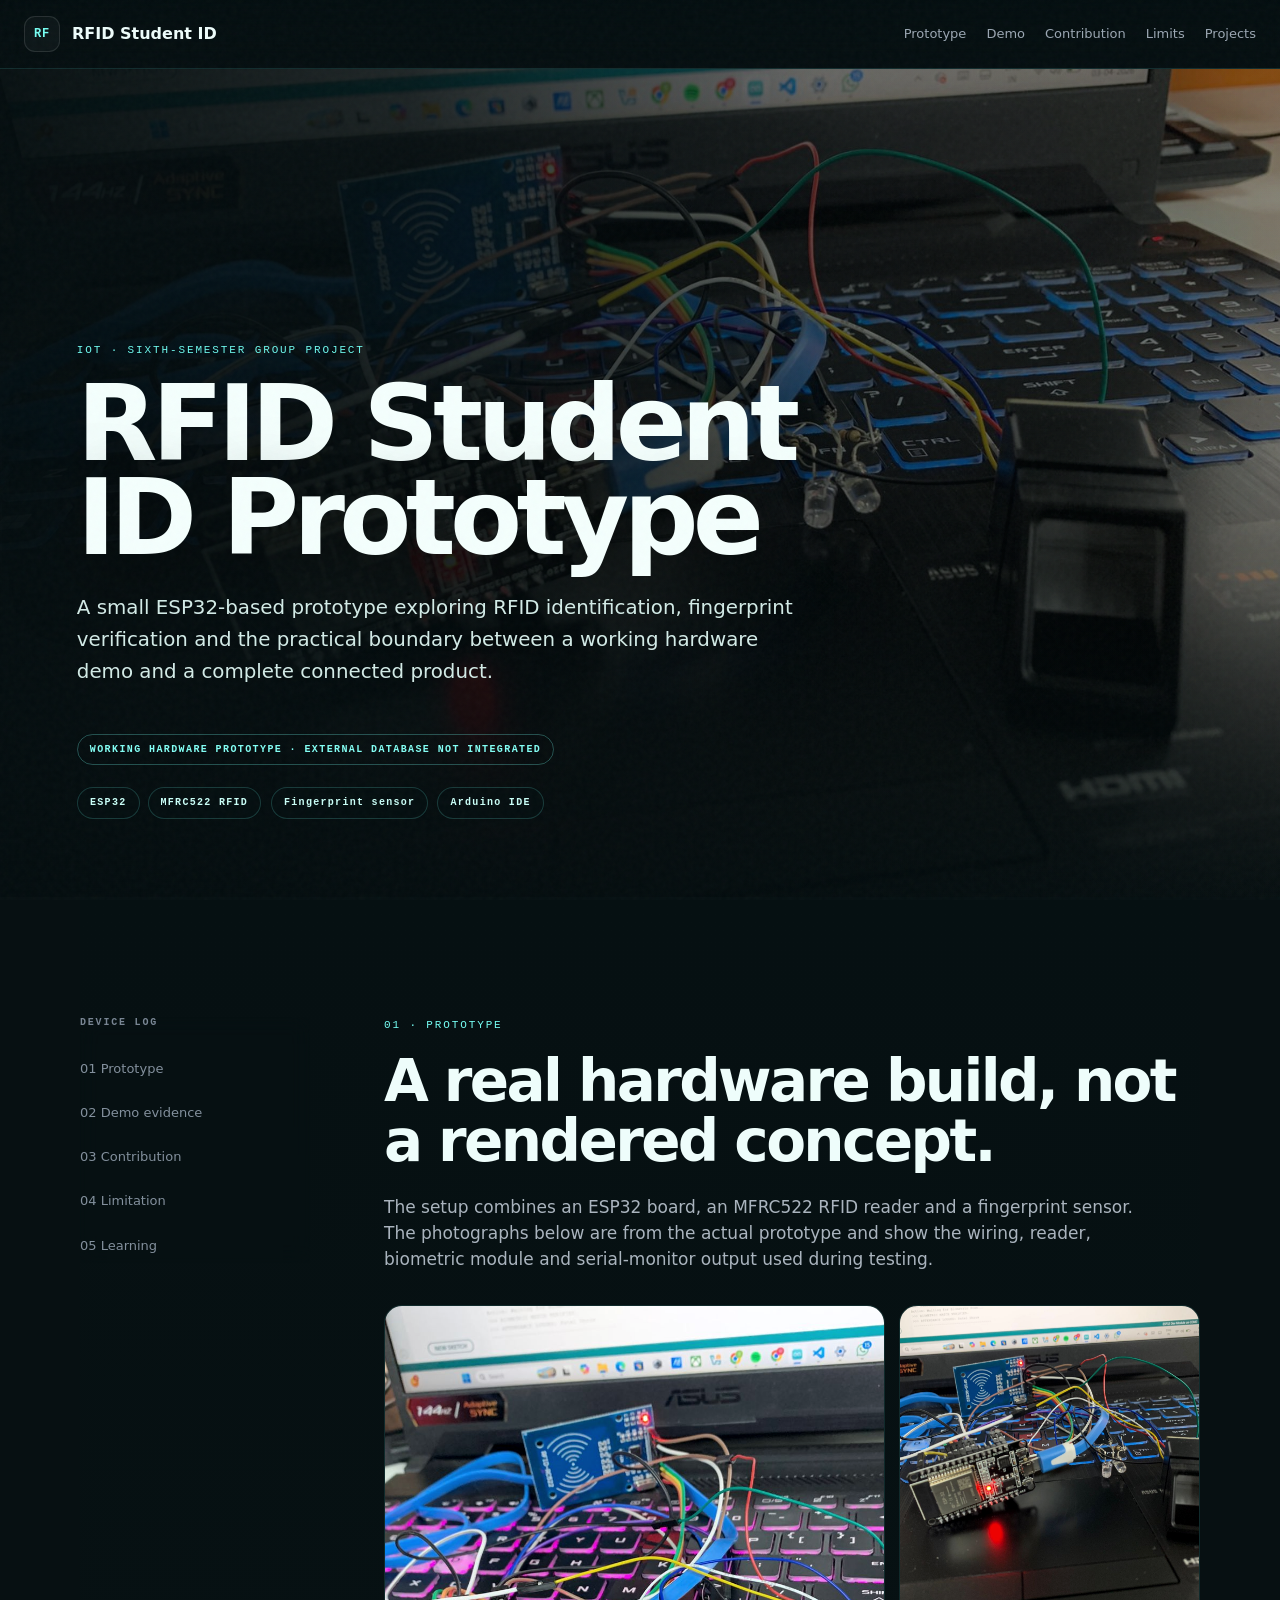
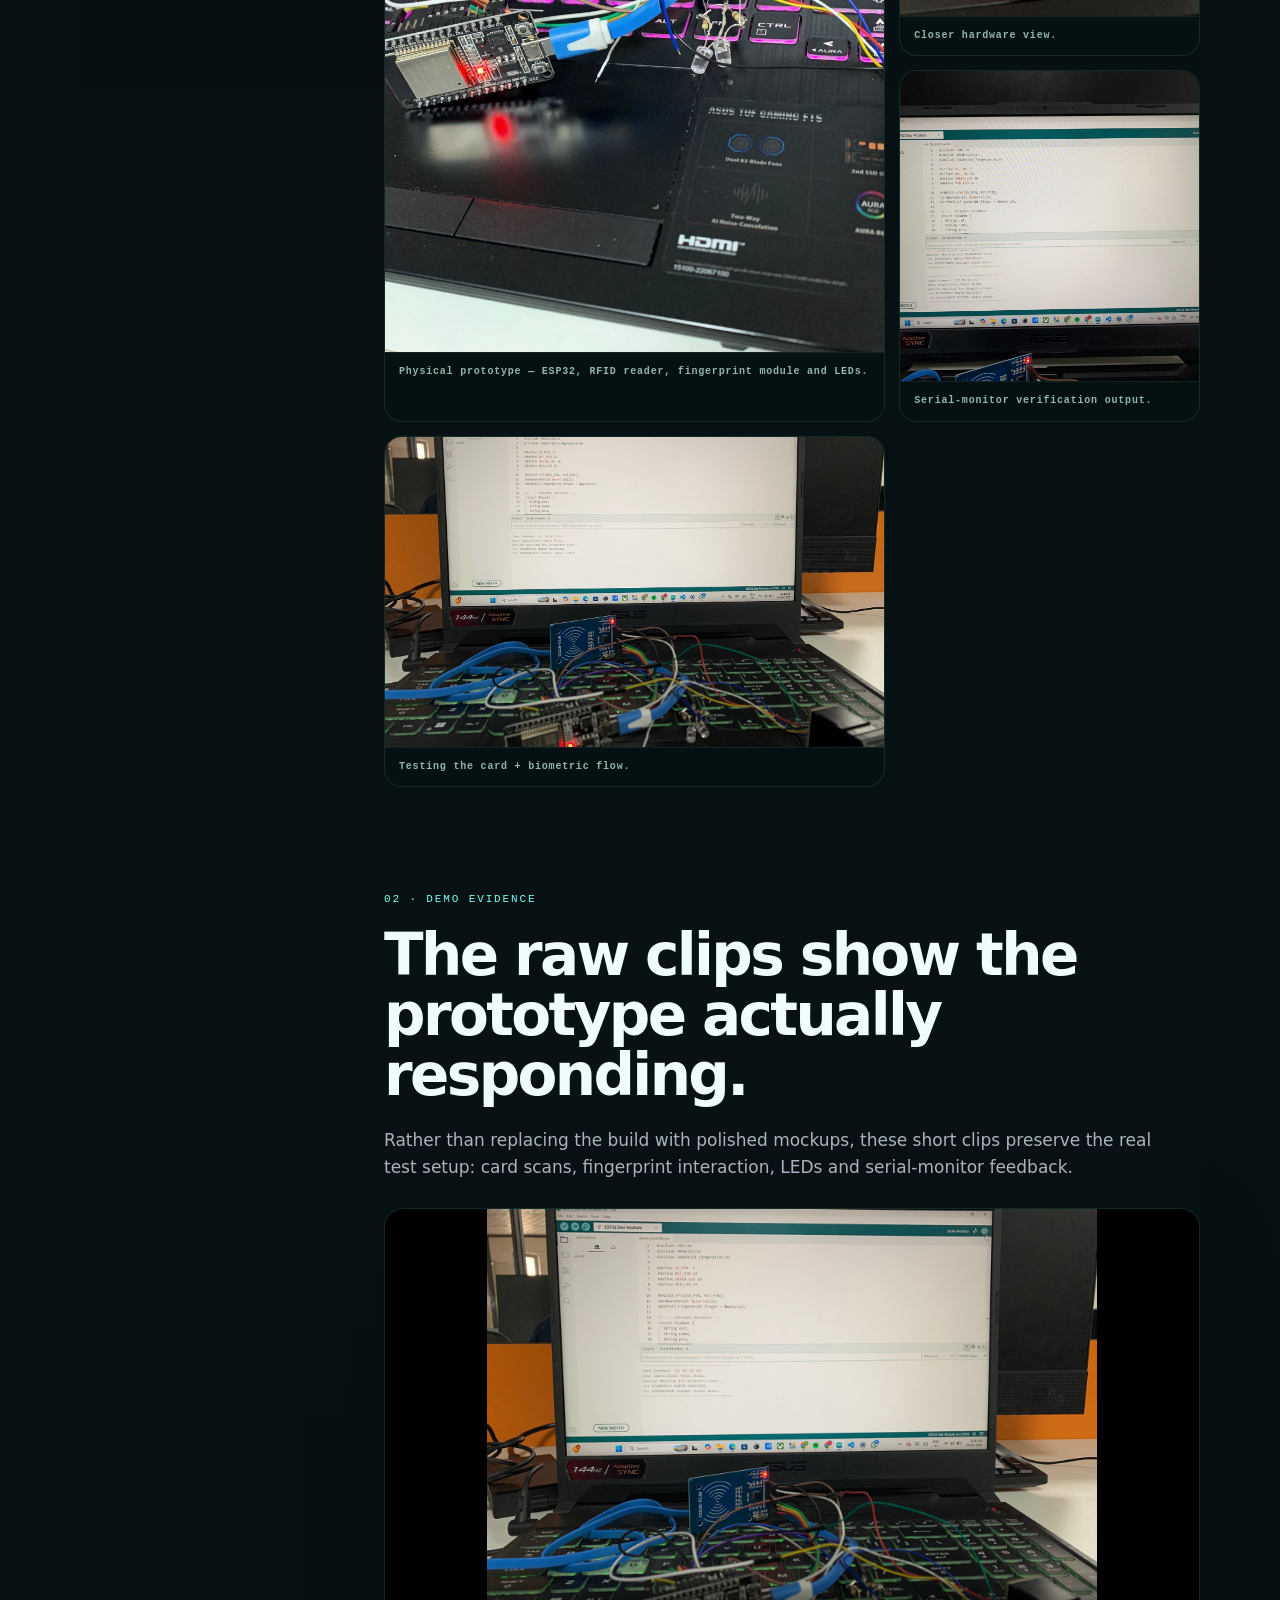
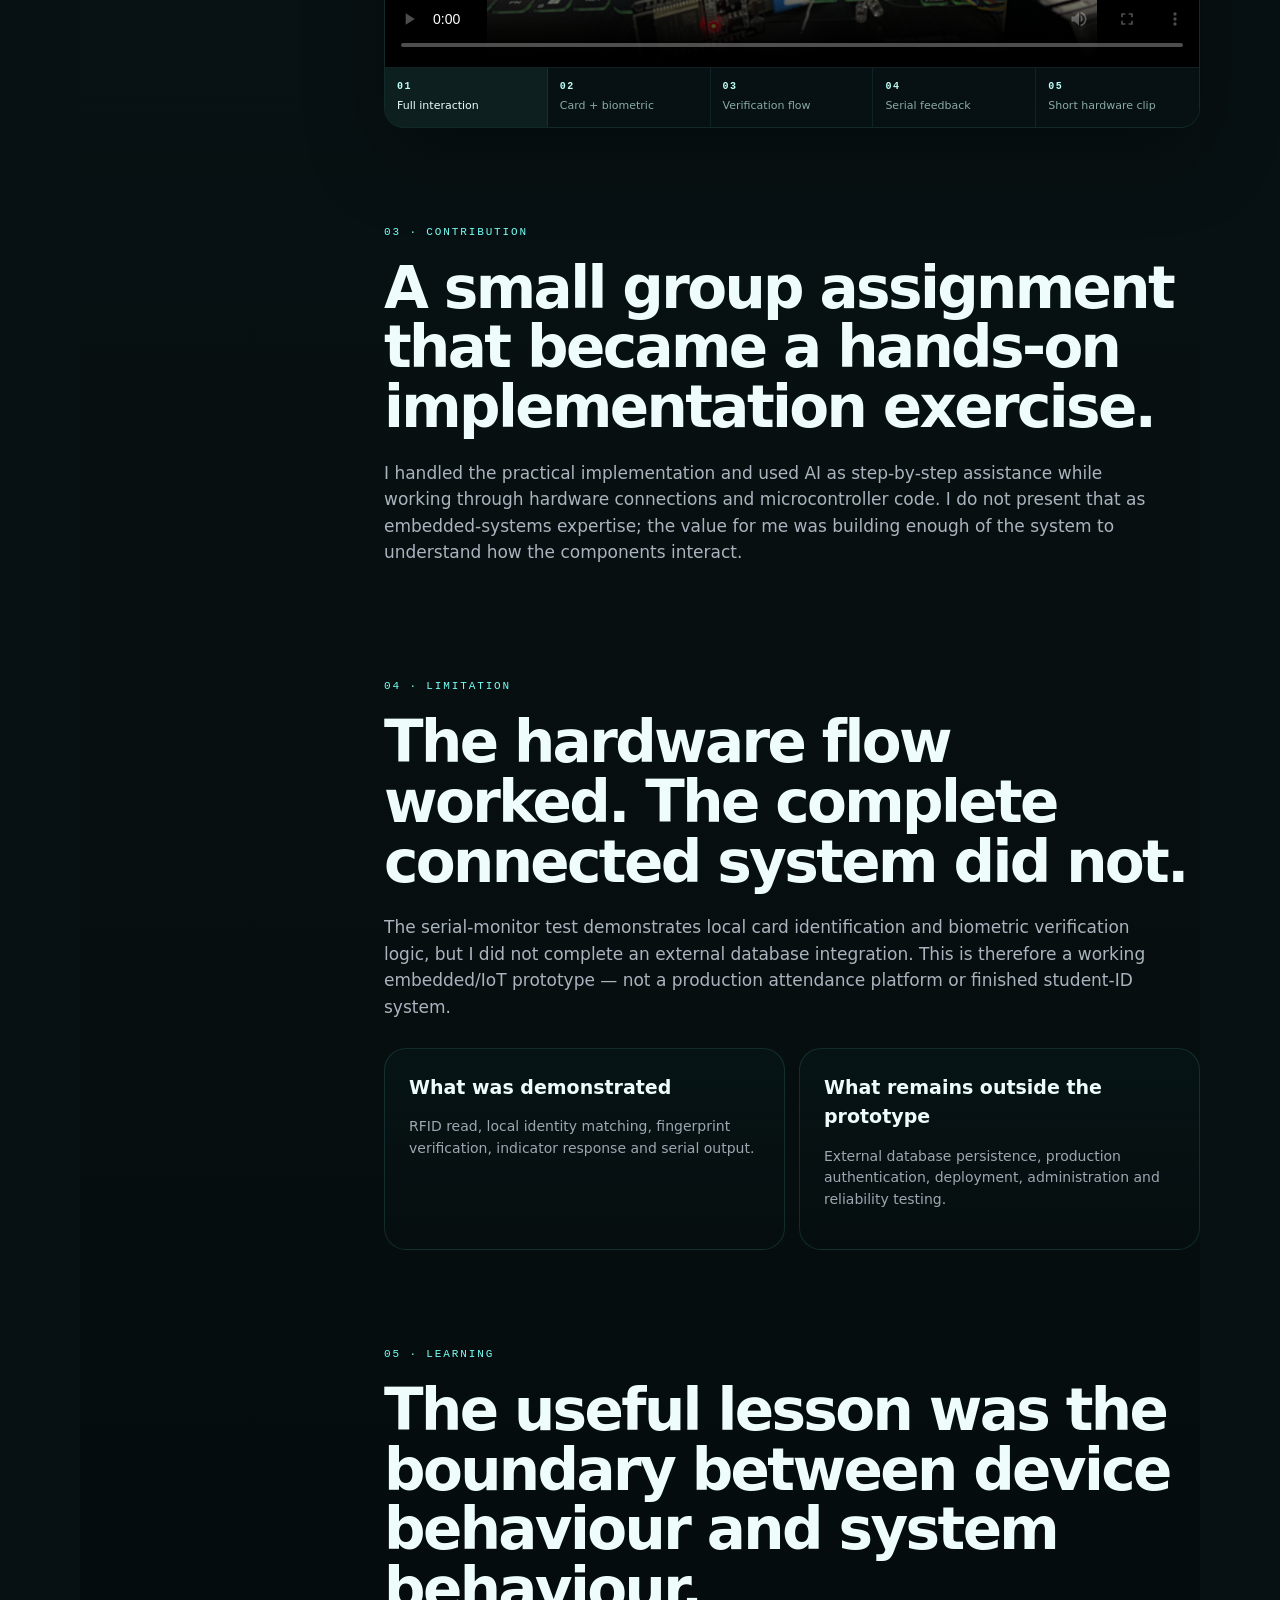
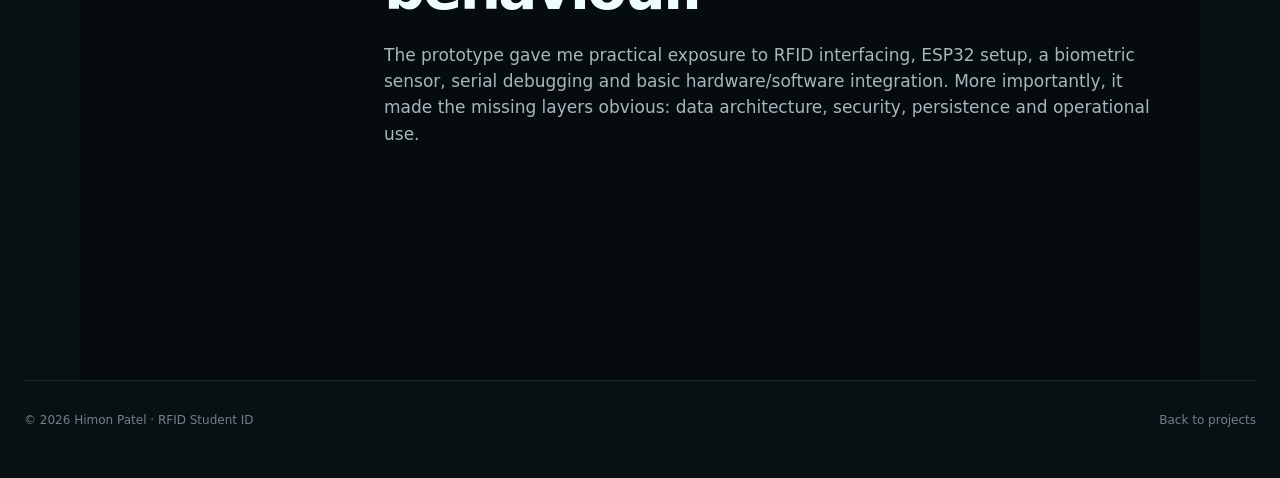
<file: rfid.html>
<!doctype html>
<html lang="en">
<head>
  <meta charset="utf-8">
  <meta name="viewport" content="width=device-width,initial-scale=1">
  <meta name="description" content="RFID Student ID prototype case study — ESP32, RFID and fingerprint verification exploration by Himon Patel.">
  <title>RFID Student ID Prototype — Himon Patel</title>
  <link rel="icon" href="assets/favicon.svg">
  <link rel="stylesheet" href="styles.css">
</head>
<body class="project-page rfid-page rfid-v18">
  <div class="page-noise"></div>
  <header class="project-header">
    <a class="brand" href="index.html"><span class="brand-mark">RF</span><span>RFID Student ID</span></a>
    <nav><a href="#prototype">Prototype</a><a href="#demo">Demo</a><a href="#contribution">Contribution</a><a href="#limits">Limits</a><a href="index.html#projects">Projects</a></nav>
  </header>

  <main>
    <section class="rfid-real-hero">
      <div class="rfid-real-hero-media">
        <img src="assets/rfid-setup-2.jpeg" alt="ESP32 board, RFID reader, fingerprint sensor and wiring used in the student ID prototype">
        <div class="rfid-real-hero-shade"></div>
      </div>
      <div class="rfid-real-hero-copy reveal">
        <div class="eyebrow">IOT · SIXTH-SEMESTER GROUP PROJECT</div>
        <h1>RFID Student ID Prototype</h1>
        <p class="lede">A small ESP32-based prototype exploring RFID identification, fingerprint verification and the practical boundary between a working hardware demo and a complete connected product.</p>
        <span class="project-status">WORKING HARDWARE PROTOTYPE · EXTERNAL DATABASE NOT INTEGRATED</span>
        <div class="rfid-hero-facts">
          <span>ESP32</span><span>MFRC522 RFID</span><span>Fingerprint sensor</span><span>Arduino IDE</span>
        </div>
      </div>
    </section>

    <div class="case-wrap rfid-case-wrap">
      <div class="case-grid">
        <aside class="case-nav">
          <strong>DEVICE LOG</strong>
          <a href="#prototype">01 Prototype</a>
          <a href="#demo">02 Demo evidence</a>
          <a href="#contribution">03 Contribution</a>
          <a href="#limits">04 Limitation</a>
          <a href="#learning">05 Learning</a>
        </aside>

        <div class="case-content">
          <section id="prototype">
            <div class="eyebrow">01 · PROTOTYPE</div>
            <h2>A real hardware build, not a rendered concept.</h2>
            <p>The setup combines an ESP32 board, an MFRC522 RFID reader and a fingerprint sensor. The photographs below are from the actual prototype and show the wiring, reader, biometric module and serial-monitor output used during testing.</p>
            <div class="rfid-photo-grid">
              <figure class="rfid-photo-card rfid-photo-wide"><img src="assets/rfid-setup-1.jpeg" alt="RFID and ESP32 prototype wired on a laptop"><figcaption>Physical prototype — ESP32, RFID reader, fingerprint module and LEDs.</figcaption></figure>
              <figure class="rfid-photo-card"><img src="assets/rfid-setup-2.jpeg" alt="Close view of ESP32, RFID reader and fingerprint sensor"><figcaption>Closer hardware view.</figcaption></figure>
              <figure class="rfid-photo-card"><img src="assets/rfid-serial-1.jpeg" alt="Arduino IDE serial monitor showing RFID and biometric verification output"><figcaption>Serial-monitor verification output.</figcaption></figure>
              <figure class="rfid-photo-card"><img src="assets/rfid-serial-2.jpeg" alt="Arduino IDE and prototype during RFID and fingerprint testing"><figcaption>Testing the card + biometric flow.</figcaption></figure>
            </div>
          </section>

          <section id="demo">
            <div class="eyebrow">02 · DEMO EVIDENCE</div>
            <h2>The raw clips show the prototype actually responding.</h2>
            <p>Rather than replacing the build with polished mockups, these short clips preserve the real test setup: card scans, fingerprint interaction, LEDs and serial-monitor feedback.</p>
            <div class="rfid-demo-feature">
              <video id="rfid-main-video" controls playsinline preload="metadata" poster="assets/rfid-serial-2.jpeg">
                <source src="assets/rfid-demo-2.mp4" type="video/mp4">
              </video>
              <div class="rfid-demo-picker" aria-label="RFID demo clips">
                <button class="active" type="button" data-video="assets/rfid-demo-2.mp4"><strong>01</strong><span>Full interaction</span></button>
                <button type="button" data-video="assets/rfid-demo-3.mp4"><strong>02</strong><span>Card + biometric</span></button>
                <button type="button" data-video="assets/rfid-demo-4.mp4"><strong>03</strong><span>Verification flow</span></button>
                <button type="button" data-video="assets/rfid-demo-5.mp4"><strong>04</strong><span>Serial feedback</span></button>
                <button type="button" data-video="assets/rfid-demo-1.mp4"><strong>05</strong><span>Short hardware clip</span></button>
              </div>
            </div>
          </section>

          <section id="contribution">
            <div class="eyebrow">03 · CONTRIBUTION</div>
            <h2>A small group assignment that became a hands-on implementation exercise.</h2>
            <p>I handled the practical implementation and used AI as step-by-step assistance while working through hardware connections and microcontroller code. I do not present that as embedded-systems expertise; the value for me was building enough of the system to understand how the components interact.</p>
          </section>

          <section id="limits">
            <div class="eyebrow">04 · LIMITATION</div>
            <h2>The hardware flow worked. The complete connected system did not.</h2>
            <p>The serial-monitor test demonstrates local card identification and biometric verification logic, but I did not complete an external database integration. This is therefore a working embedded/IoT prototype — not a production attendance platform or finished student-ID system.</p>
            <div class="info-grid">
              <article class="info-card"><h3>What was demonstrated</h3><p>RFID read, local identity matching, fingerprint verification, indicator response and serial output.</p></article>
              <article class="info-card"><h3>What remains outside the prototype</h3><p>External database persistence, production authentication, deployment, administration and reliability testing.</p></article>
            </div>
          </section>

          <section id="learning">
            <div class="eyebrow">05 · LEARNING</div>
            <h2>The useful lesson was the boundary between device behaviour and system behaviour.</h2>
            <p>The prototype gave me practical exposure to RFID interfacing, ESP32 setup, a biometric sensor, serial debugging and basic hardware/software integration. More importantly, it made the missing layers obvious: data architecture, security, persistence and operational use.</p>
          </section>
        </div>
      </div>
    </div>
  </main>

  <footer class="page-footer"><span>© <span data-year></span> Himon Patel · RFID Student ID</span><a href="index.html#projects">Back to projects</a></footer>
  <script src="script.js"></script>
</body>
</html>
</file>
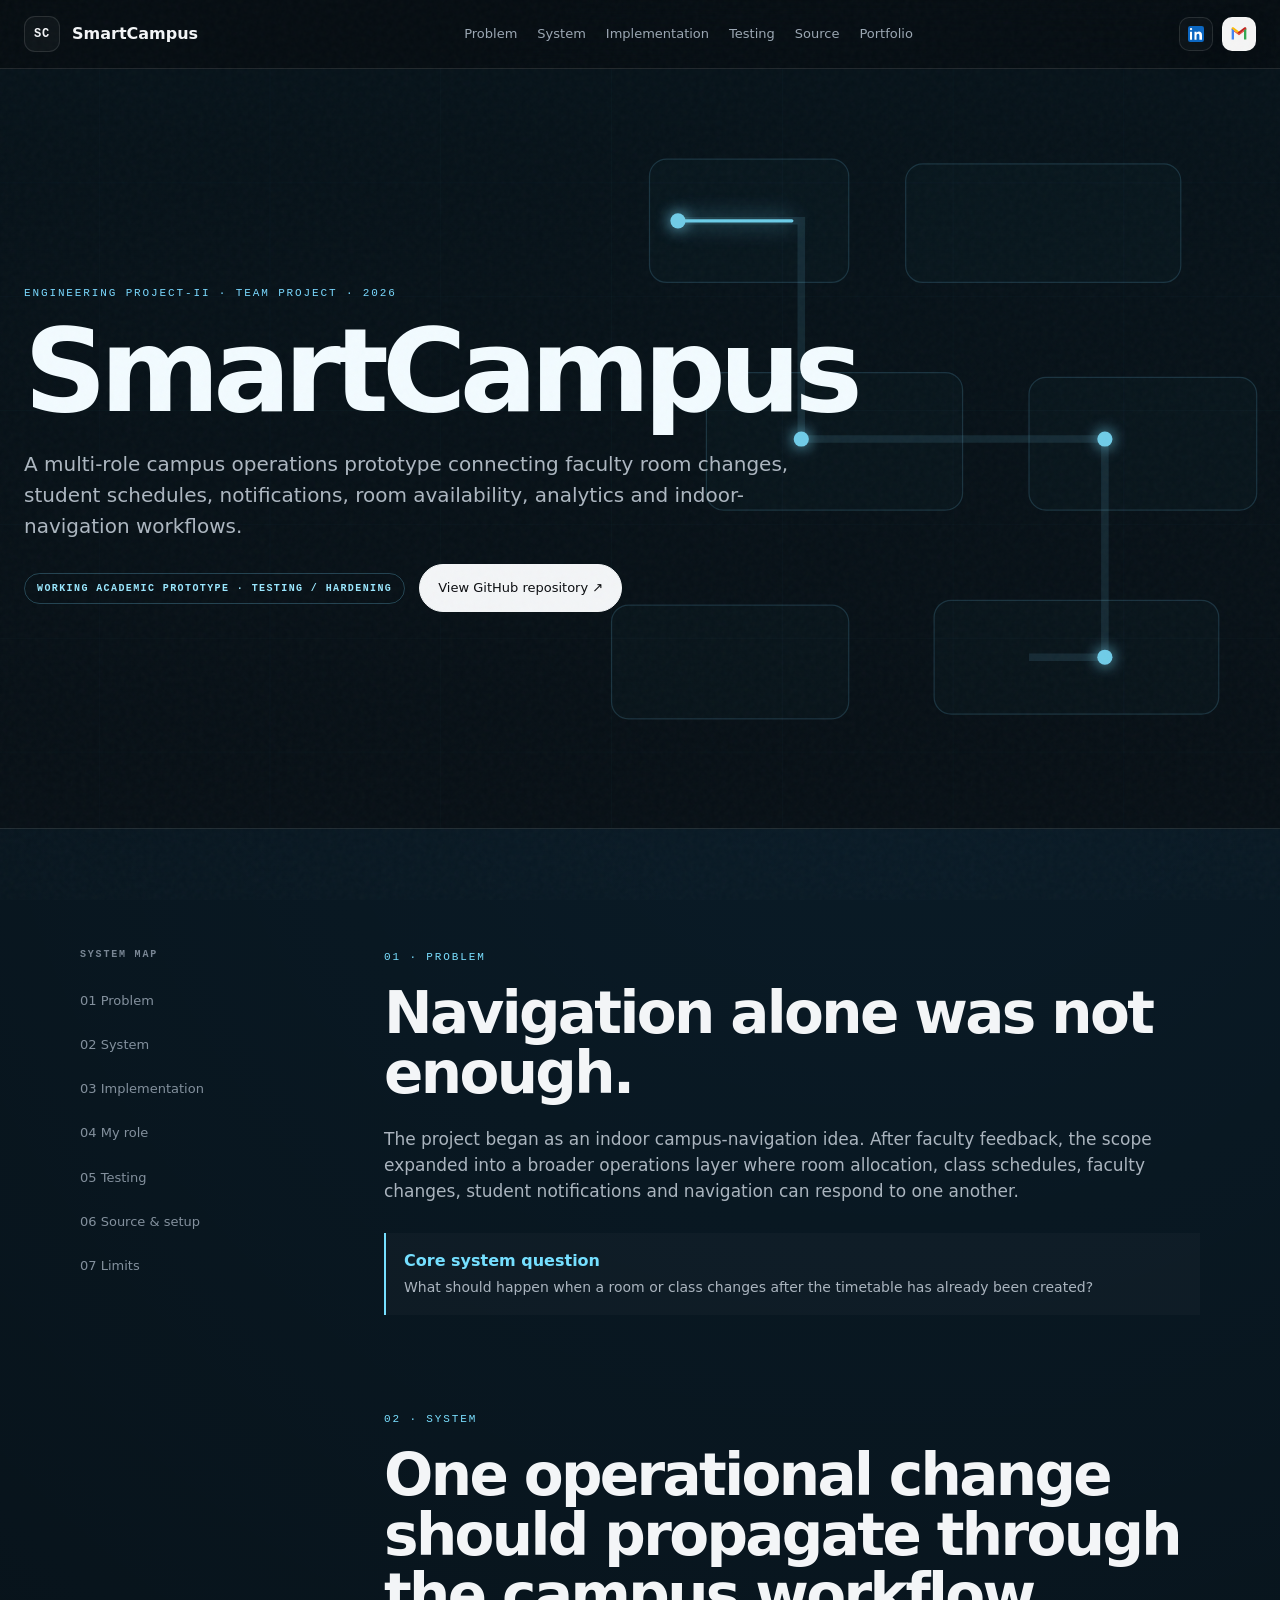
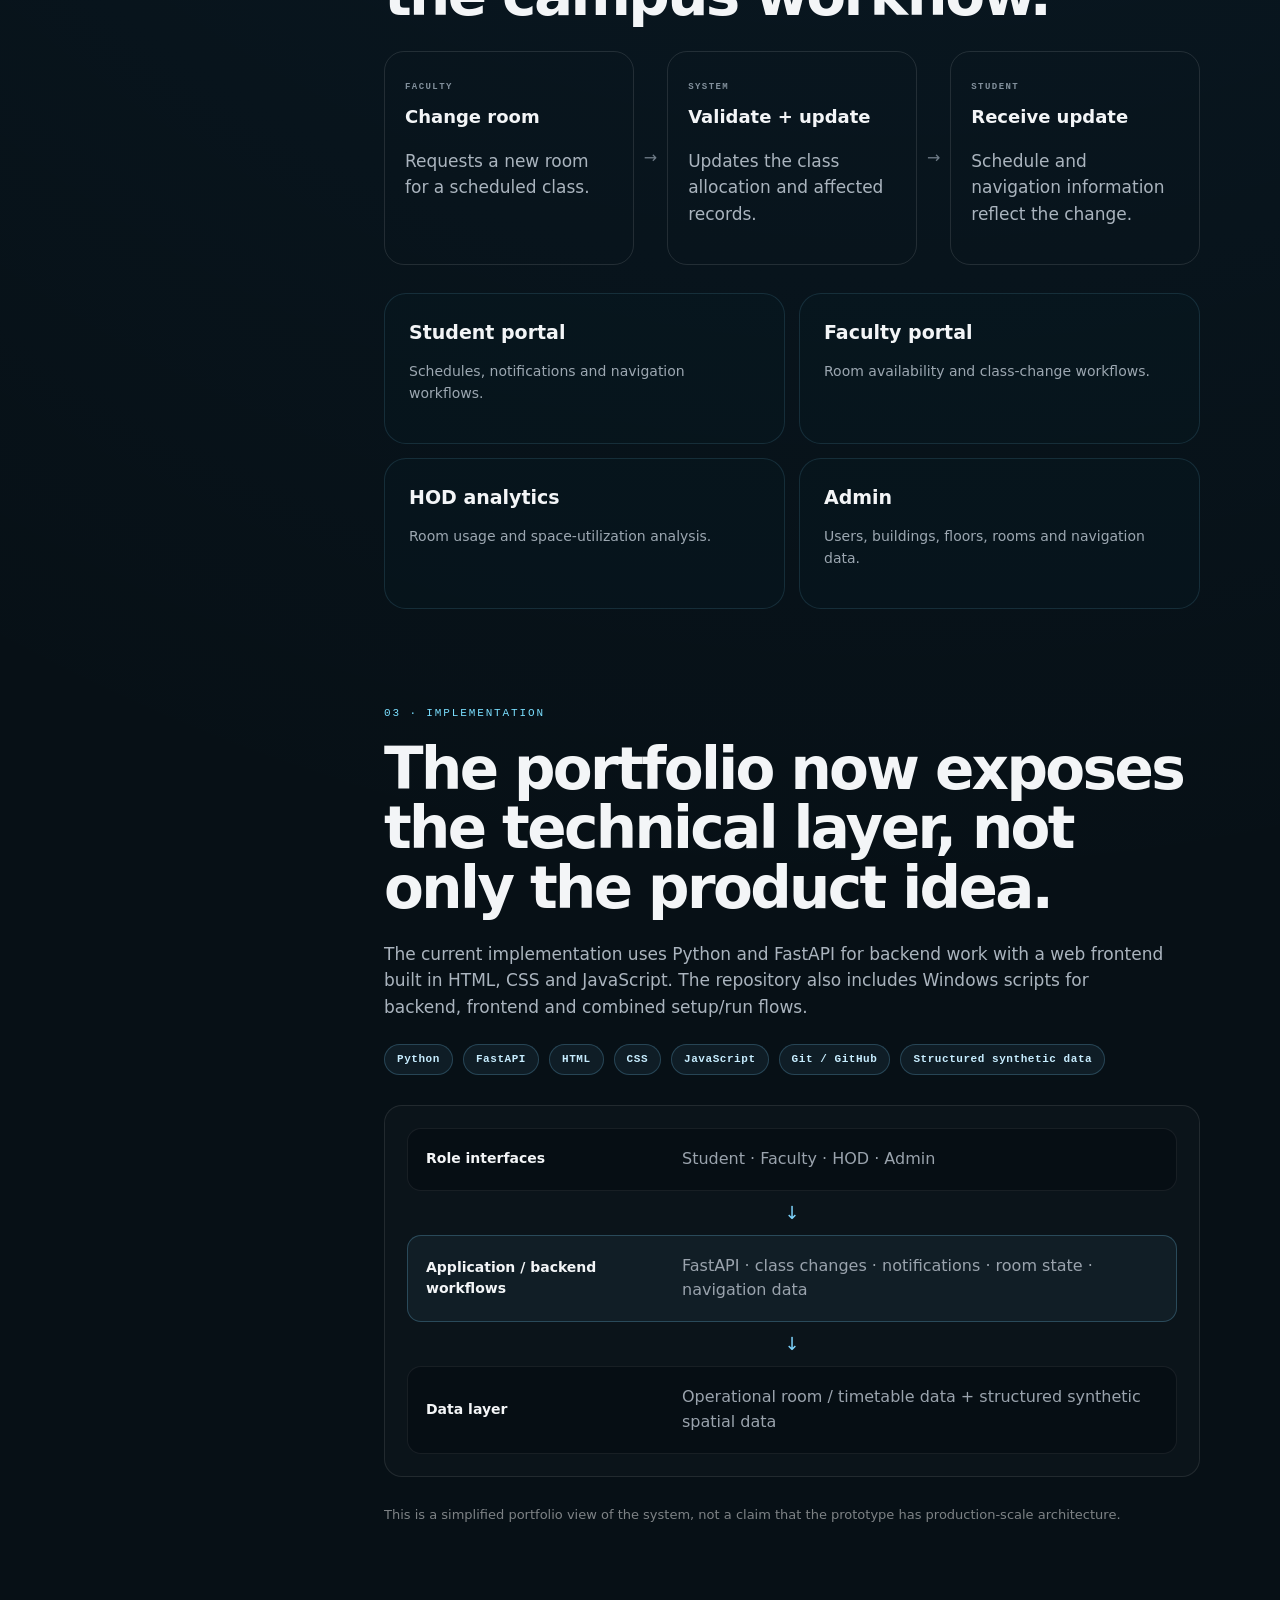
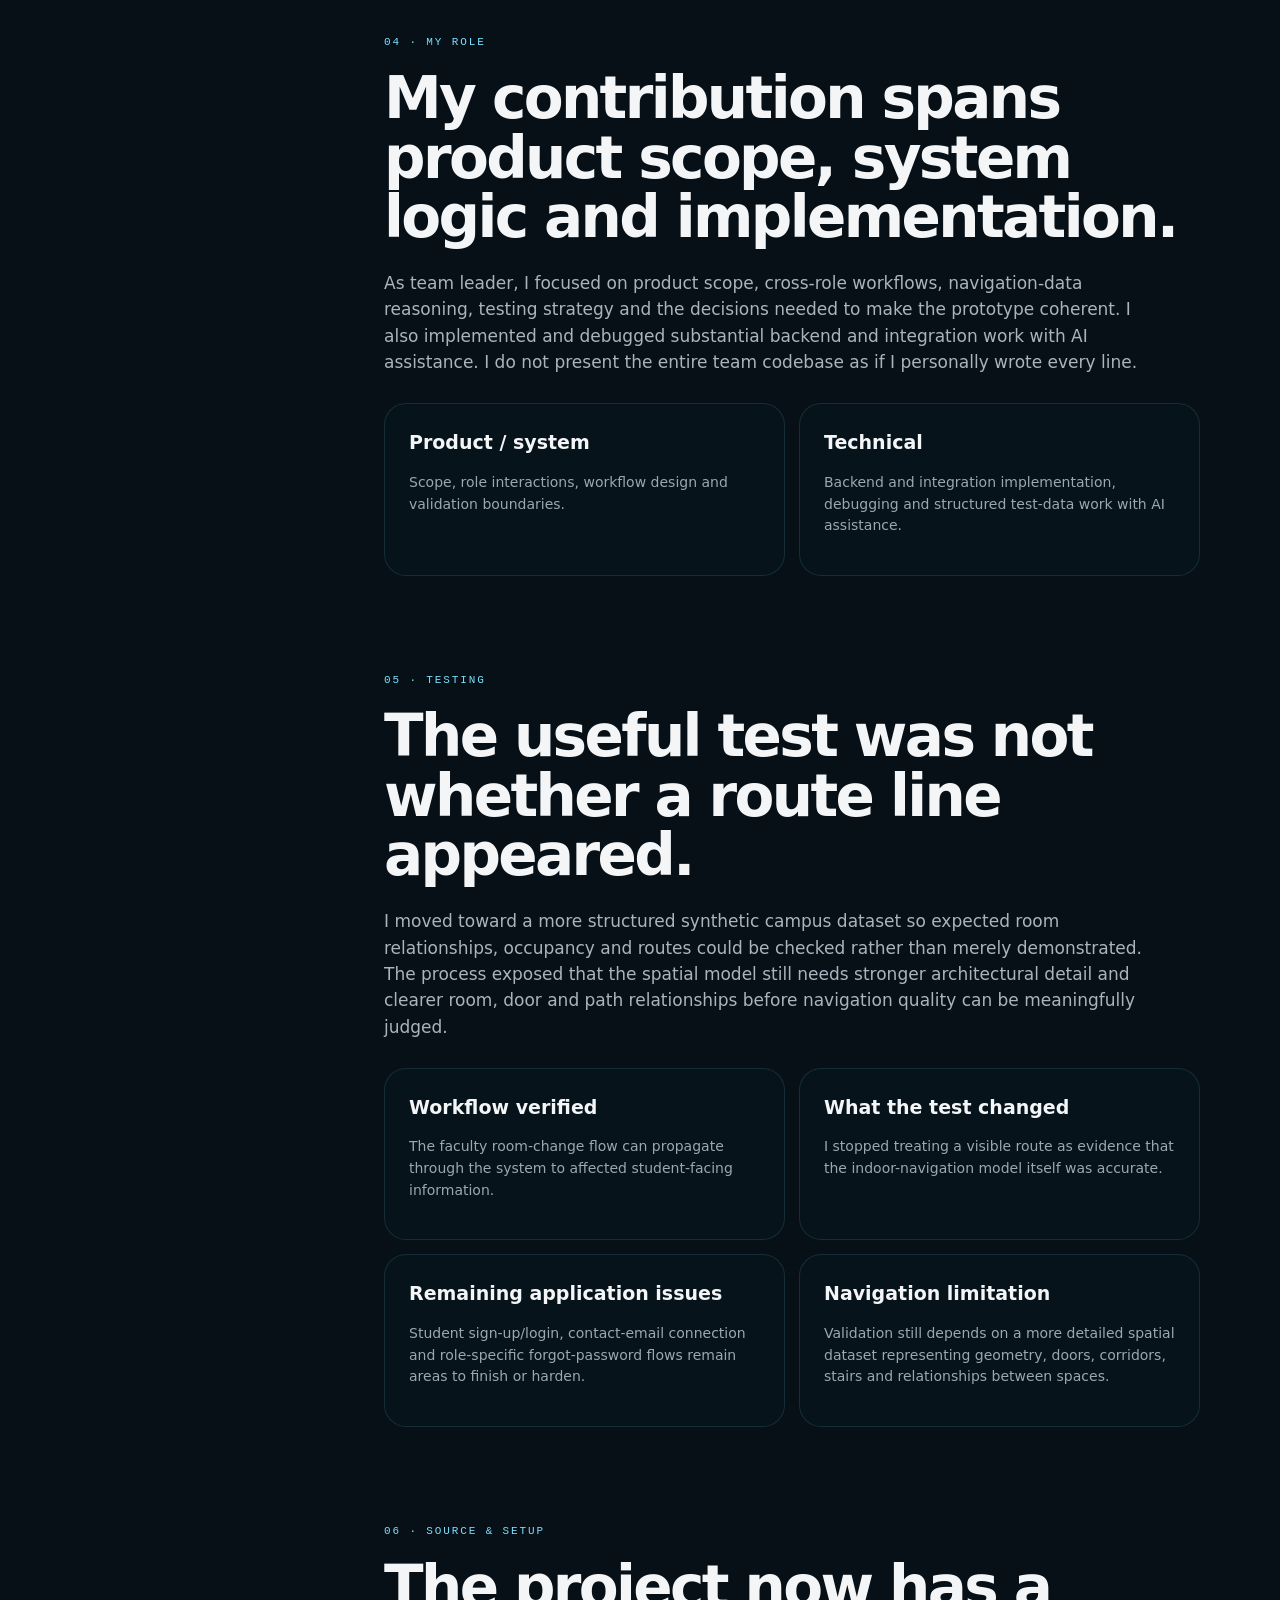
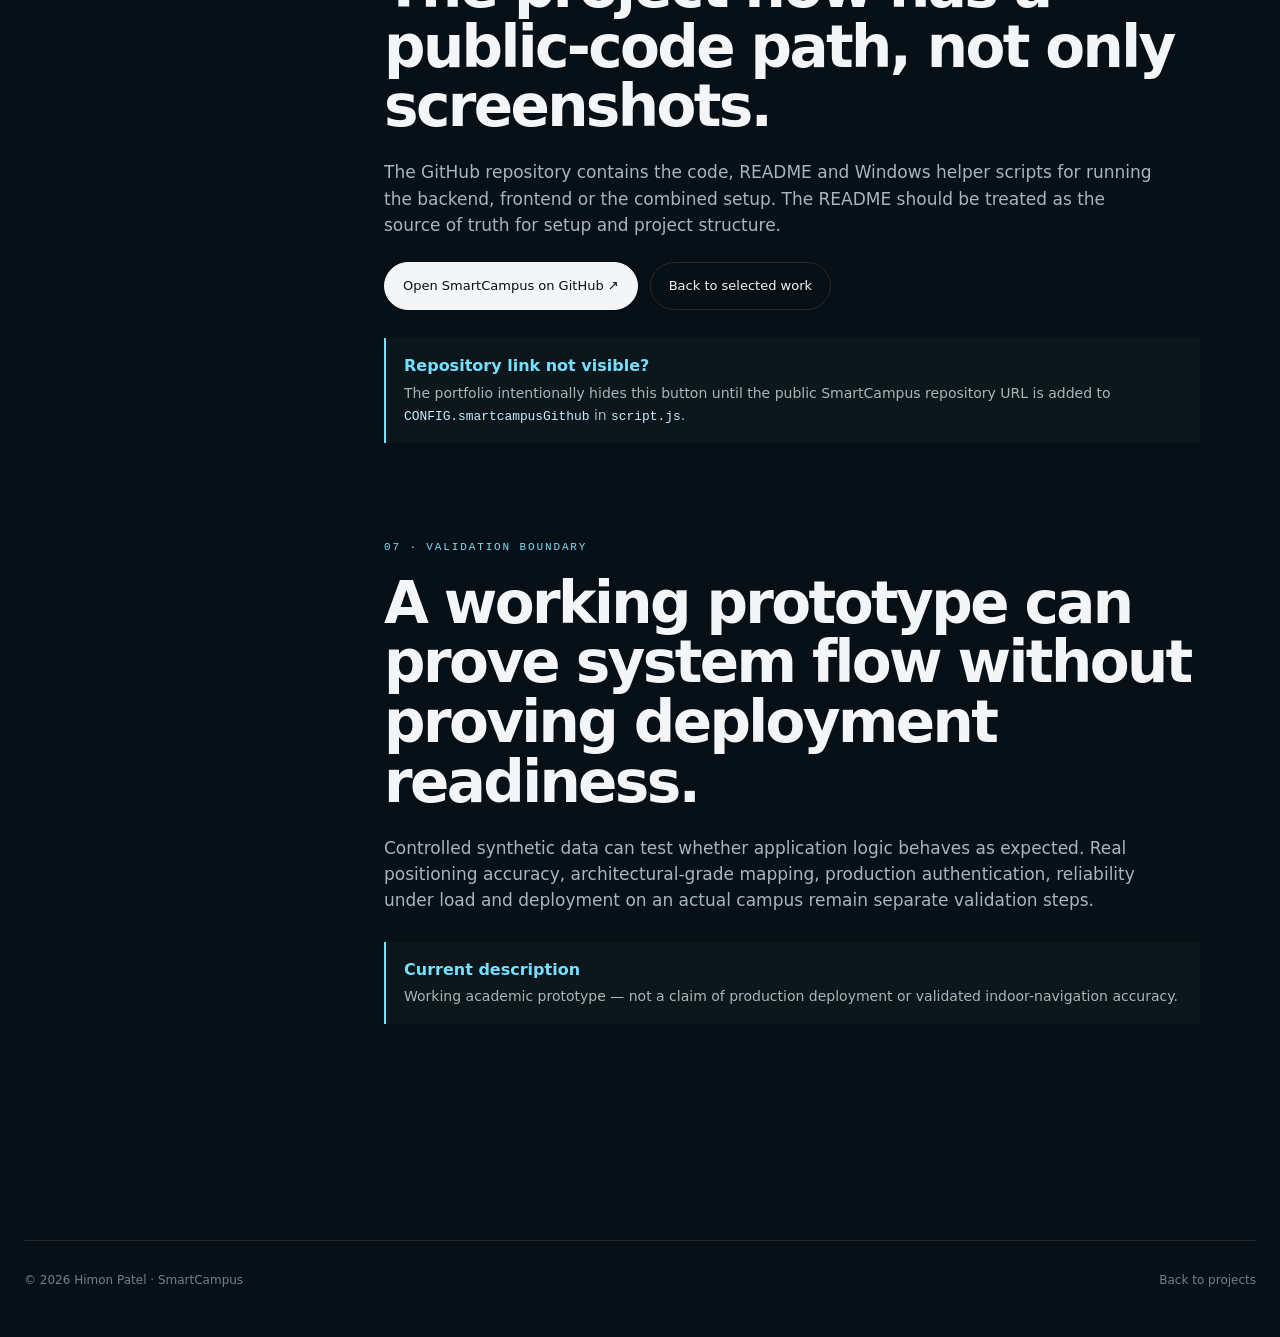
<file: smartcampus.html>
<!doctype html>
<html lang="en">
<head>
  <meta charset="utf-8">
  <meta name="viewport" content="width=device-width,initial-scale=1">
  <meta name="description" content="SmartCampus — Himon Patel's Engineering Project-II case study covering backend workflows, multi-role campus operations, testing and indoor-navigation limitations.">
  <title>SmartCampus — Himon Patel</title>
  <link rel="icon" href="assets/favicon.svg">
  <link rel="stylesheet" href="styles.css">
</head>
<body class="project-page smartcampus-page">
  <div class="page-noise"></div>
  <header class="project-header">
    <a class="brand" href="index.html"><span class="brand-mark">SC</span><span>SmartCampus</span></a>
    <nav><a href="#problem">Problem</a><a href="#system">System</a><a href="#implementation">Implementation</a><a href="#testing">Testing</a><a href="#source">Source</a><a href="index.html#projects">Portfolio</a></nav>
    <div class="header-socials project-socials" data-social-mount aria-label="Social links"></div>
  </header>

  <main>
    <section class="project-hero">
      <div class="campus-hero-map" aria-hidden="true"><svg viewBox="0 0 1500 800" preserveAspectRatio="xMidYMid slice"><g opacity=".55"><path class="gridline" d="M0 120H1500M0 240H1500M0 360H1500M0 480H1500M0 600H1500M0 720H1500M180 0V800M360 0V800M540 0V800M720 0V800M900 0V800M1080 0V800M1260 0V800M1440 0V800"/></g><rect x="760" y="95" width="210" height="130" rx="18"/><rect x="1030" y="100" width="290" height="125" rx="18"/><rect x="820" y="320" width="270" height="145" rx="18"/><rect x="1160" y="325" width="240" height="140" rx="18"/><rect x="720" y="565" width="250" height="120" rx="18"/><rect x="1060" y="560" width="300" height="120" rx="18"/><path class="hero-route-base" d="M790 160H920V390H1240V620H1160"/><path class="hero-route-ray" d="M790 160H920V390H1240V620H1160"/><circle class="node" cx="790" cy="160" r="8"/><circle class="node" cx="920" cy="390" r="8"/><circle class="node" cx="1240" cy="390" r="8"/><circle class="node" cx="1240" cy="620" r="8"/></svg></div>
      <div class="project-hero-inner reveal">
        <div class="eyebrow">ENGINEERING PROJECT-II · TEAM PROJECT · 2026</div>
        <h1>SmartCampus</h1>
        <p class="lede">A multi-role campus operations prototype connecting faculty room changes, student schedules, notifications, room availability, analytics and indoor-navigation workflows.</p>
        <div class="project-hero-actions">
          <span class="project-status">WORKING ACADEMIC PROTOTYPE · TESTING / HARDENING</span>
          <a class="button button-primary" data-config-link="smartcampusGithub" href="#" target="_blank" rel="noopener" hidden>View GitHub repository ↗</a>
        </div>
      </div>
    </section>

    <div class="case-wrap"><div class="case-grid">
      <aside class="case-nav"><strong>SYSTEM MAP</strong><a href="#problem">01 Problem</a><a href="#system">02 System</a><a href="#implementation">03 Implementation</a><a href="#role">04 My role</a><a href="#testing">05 Testing</a><a href="#source">06 Source & setup</a><a href="#limits">07 Limits</a></aside>
      <div class="case-content">
        <section id="problem">
          <div class="eyebrow">01 · PROBLEM</div>
          <h2>Navigation alone was not enough.</h2>
          <p>The project began as an indoor campus-navigation idea. After faculty feedback, the scope expanded into a broader operations layer where room allocation, class schedules, faculty changes, student notifications and navigation can respond to one another.</p>
          <div class="note"><strong>Core system question</strong><p>What should happen when a room or class changes after the timetable has already been created?</p></div>
        </section>

        <section id="system">
          <div class="eyebrow">02 · SYSTEM</div>
          <h2>One operational change should propagate through the campus workflow.</h2>
          <div class="flow"><div><span>FACULTY</span><b>Change room</b><p>Requests a new room for a scheduled class.</p></div><div class="arrow">→</div><div><span>SYSTEM</span><b>Validate + update</b><p>Updates the class allocation and affected records.</p></div><div class="arrow">→</div><div><span>STUDENT</span><b>Receive update</b><p>Schedule and navigation information reflect the change.</p></div></div>
          <div class="info-grid"><article class="info-card"><h3>Student portal</h3><p>Schedules, notifications and navigation workflows.</p></article><article class="info-card"><h3>Faculty portal</h3><p>Room availability and class-change workflows.</p></article><article class="info-card"><h3>HOD analytics</h3><p>Room usage and space-utilization analysis.</p></article><article class="info-card"><h3>Admin</h3><p>Users, buildings, floors, rooms and navigation data.</p></article></div>
        </section>

        <section id="implementation">
          <div class="eyebrow">03 · IMPLEMENTATION</div>
          <h2>The portfolio now exposes the technical layer, not only the product idea.</h2>
          <p>The current implementation uses Python and FastAPI for backend work with a web frontend built in HTML, CSS and JavaScript. The repository also includes Windows scripts for backend, frontend and combined setup/run flows.</p>
          <div class="tech-strip" aria-label="SmartCampus technology stack"><span>Python</span><span>FastAPI</span><span>HTML</span><span>CSS</span><span>JavaScript</span><span>Git / GitHub</span><span>Structured synthetic data</span></div>
          <div class="architecture-panel">
            <div class="architecture-row"><strong>Role interfaces</strong><span>Student · Faculty · HOD · Admin</span></div>
            <div class="architecture-arrow">↓</div>
            <div class="architecture-row accent"><strong>Application / backend workflows</strong><span>FastAPI · class changes · notifications · room state · navigation data</span></div>
            <div class="architecture-arrow">↓</div>
            <div class="architecture-row"><strong>Data layer</strong><span>Operational room / timetable data + structured synthetic spatial data</span></div>
          </div>
          <p class="case-caption">This is a simplified portfolio view of the system, not a claim that the prototype has production-scale architecture.</p>
        </section>

        <section id="role">
          <div class="eyebrow">04 · MY ROLE</div>
          <h2>My contribution spans product scope, system logic and implementation.</h2>
          <p>As team leader, I focused on product scope, cross-role workflows, navigation-data reasoning, testing strategy and the decisions needed to make the prototype coherent. I also implemented and debugged substantial backend and integration work with AI assistance. I do not present the entire team codebase as if I personally wrote every line.</p>
          <div class="info-grid"><article class="info-card"><h3>Product / system</h3><p>Scope, role interactions, workflow design and validation boundaries.</p></article><article class="info-card"><h3>Technical</h3><p>Backend and integration implementation, debugging and structured test-data work with AI assistance.</p></article></div>
        </section>

        <section id="testing">
          <div class="eyebrow">05 · TESTING</div>
          <h2>The useful test was not whether a route line appeared.</h2>
          <p>I moved toward a more structured synthetic campus dataset so expected room relationships, occupancy and routes could be checked rather than merely demonstrated. The process exposed that the spatial model still needs stronger architectural detail and clearer room, door and path relationships before navigation quality can be meaningfully judged.</p>
          <div class="info-grid"><article class="info-card"><h3>Workflow verified</h3><p>The faculty room-change flow can propagate through the system to affected student-facing information.</p></article><article class="info-card"><h3>What the test changed</h3><p>I stopped treating a visible route as evidence that the indoor-navigation model itself was accurate.</p></article><article class="info-card"><h3>Remaining application issues</h3><p>Student sign-up/login, contact-email connection and role-specific forgot-password flows remain areas to finish or harden.</p></article><article class="info-card"><h3>Navigation limitation</h3><p>Validation still depends on a more detailed spatial dataset representing geometry, doors, corridors, stairs and relationships between spaces.</p></article></div>
        </section>

        <section id="source">
          <div class="eyebrow">06 · SOURCE & SETUP</div>
          <h2>The project now has a public-code path, not only screenshots.</h2>
          <p>The GitHub repository contains the code, README and Windows helper scripts for running the backend, frontend or the combined setup. The README should be treated as the source of truth for setup and project structure.</p>
          <div class="source-actions"><a class="button button-primary" data-config-link="smartcampusGithub" href="#" target="_blank" rel="noopener" hidden>Open SmartCampus on GitHub ↗</a><a class="button button-ghost" href="index.html#projects">Back to selected work</a></div>
          <div class="note"><strong>Repository link not visible?</strong><p>The portfolio intentionally hides this button until the public SmartCampus repository URL is added to <code>CONFIG.smartcampusGithub</code> in <code>script.js</code>.</p></div>
        </section>

        <section id="limits">
          <div class="eyebrow">07 · VALIDATION BOUNDARY</div>
          <h2>A working prototype can prove system flow without proving deployment readiness.</h2>
          <p>Controlled synthetic data can test whether application logic behaves as expected. Real positioning accuracy, architectural-grade mapping, production authentication, reliability under load and deployment on an actual campus remain separate validation steps.</p>
          <div class="note"><strong>Current description</strong><p>Working academic prototype — not a claim of production deployment or validated indoor-navigation accuracy.</p></div>
        </section>
      </div>
    </div></div>
  </main>
  <footer class="page-footer"><span>© <span data-year></span> Himon Patel · SmartCampus</span><a href="index.html#projects">Back to projects</a></footer>
  <script src="script.js"></script>
</body>
</html>
</file>
<file: styles.css>
:root {
  --bg: #0a0c0f;
  --bg-soft: #101318;
  --panel: rgba(18, 22, 28, 0.74);
  --panel-solid: #11151b;
  --text: #f3f5f7;
  --muted: #9aa3ad;
  --line: rgba(255, 255, 255, 0.11);
  --line-strong: rgba(255, 255, 255, 0.2);
  --accent: #7dd3fc;
  --accent-rgb: 125, 211, 252;
  --max: 1260px;
  --radius: 28px;
  --font: Inter, ui-sans-serif, system-ui, -apple-system, BlinkMacSystemFont, "Segoe UI", sans-serif;
  --mono: "SFMono-Regular", Consolas, "Liberation Mono", Menlo, monospace;
}

* { box-sizing: border-box; }
html { scroll-behavior: smooth; }
body {
  margin: 0;
  min-width: 320px;
  background:
    radial-gradient(circle at 80% -20%, rgba(91, 135, 255, 0.12), transparent 34rem),
    radial-gradient(circle at -10% 35%, rgba(125, 211, 252, 0.05), transparent 30rem),
    var(--bg);
  color: var(--text);
  font-family: var(--font);
  line-height: 1.55;
  overflow-x: hidden;
}

::selection { background: rgba(var(--accent-rgb), .28); }
a { color: inherit; text-decoration: none; }
button, input, textarea { font: inherit; }
button { color: inherit; }
code { font-family: var(--mono); font-size: .88em; color: var(--accent); }

.noise {
  position: fixed;
  inset: 0;
  pointer-events: none;
  z-index: 100;
  opacity: .035;
  background-image: url("data:image/svg+xml,%3Csvg viewBox='0 0 180 180' xmlns='http://www.w3.org/2000/svg'%3E%3Cfilter id='n'%3E%3CfeTurbulence type='fractalNoise' baseFrequency='.85' numOctaves='3' stitchTiles='stitch'/%3E%3C/filter%3E%3Crect width='100%25' height='100%25' filter='url(%23n)' opacity='.6'/%3E%3C/svg%3E");
}

.cursor-halo {
  position: fixed;
  width: 360px;
  height: 360px;
  left: -180px;
  top: -180px;
  z-index: -1;
  border-radius: 50%;
  pointer-events: none;
  background: radial-gradient(circle, rgba(var(--accent-rgb), .095), transparent 67%);
  transform: translate3d(var(--mx, 50vw), var(--my, 50vh), 0);
  transition: opacity .2s ease;
}

.section-shell {
  width: min(var(--max), calc(100% - 72px));
  margin-inline: auto;
}

.site-header {
  position: fixed;
  inset: 0 0 auto 0;
  z-index: 50;
  height: 78px;
  display: flex;
  align-items: center;
  justify-content: space-between;
  padding: 0 max(36px, calc((100vw - var(--max)) / 2));
  background: linear-gradient(to bottom, rgba(10,12,15,.9), rgba(10,12,15,.45), transparent);
  backdrop-filter: blur(12px);
}

.brand { display: flex; align-items: center; gap: 12px; font-weight: 650; }
.brand-mark {
  width: 36px; height: 36px; display: grid; place-items: center;
  border: 1px solid var(--line-strong); border-radius: 11px;
  font-family: var(--mono); font-size: 12px; letter-spacing: .06em;
  background: rgba(255,255,255,.035);
}
.brand-text { font-size: 14px; letter-spacing: .01em; }
.main-nav { display: flex; align-items: center; gap: 30px; font-size: 13px; color: #bcc3cb; }
.main-nav a { transition: color .2s ease, transform .2s ease; }
.main-nav a:hover { color: #fff; transform: translateY(-1px); }
.menu-button { display: none; border: 0; background: transparent; padding: 10px; }
.menu-button span { display: block; width: 22px; height: 1px; background: #fff; margin: 5px 0; }

.hero {
  min-height: 100svh;
  padding: 140px 0 76px;
  display: grid;
  grid-template-columns: 1.07fr .93fr;
  align-items: center;
  gap: 60px;
  position: relative;
}

.eyebrow, .section-kicker {
  margin: 0 0 18px;
  font-family: var(--mono);
  font-size: 11px;
  letter-spacing: .17em;
  text-transform: uppercase;
  color: var(--accent);
}

.hero h1 {
  margin: 0;
  max-width: 800px;
  font-size: clamp(54px, 7vw, 104px);
  line-height: .92;
  letter-spacing: -.055em;
  font-weight: 650;
}

.hero-word {
  display: block;
  color: transparent;
  -webkit-text-stroke: 1px rgba(255,255,255,.42);
  min-height: 1em;
}
.hero-word.switching { animation: wordSwitch .35s ease; }
@keyframes wordSwitch {
  0% { opacity: 1; transform: translateY(0); filter: blur(0); }
  45% { opacity: 0; transform: translateY(-12px); filter: blur(6px); }
  55% { opacity: 0; transform: translateY(12px); filter: blur(6px); }
  100% { opacity: 1; transform: translateY(0); filter: blur(0); }
}

.hero-intro {
  max-width: 640px;
  margin: 30px 0 0;
  font-size: clamp(17px, 2vw, 21px);
  line-height: 1.6;
  color: #b6bec7;
}
.hero-actions { display: flex; flex-wrap: wrap; gap: 12px; margin-top: 34px; }
.button {
  display: inline-flex; align-items: center; justify-content: center;
  min-height: 48px; padding: 0 18px; border-radius: 999px;
  font-size: 13px; border: 1px solid var(--line); transition: .22s ease;
}
.button-primary { background: #f3f5f7; color: #0b0d10; border-color: #f3f5f7; }
.button-primary:hover { transform: translateY(-2px); box-shadow: 0 12px 32px rgba(255,255,255,.1); }
.button-ghost:hover { border-color: var(--line-strong); background: rgba(255,255,255,.04); }

.hero-stage {
  min-height: 560px;
  position: relative;
  border: 1px solid var(--line);
  border-radius: 46% 54% 52% 48% / 42% 43% 57% 58%;
  overflow: hidden;
  background: radial-gradient(circle at center, rgba(var(--accent-rgb), .08), transparent 46%);
  box-shadow: inset 0 0 90px rgba(255,255,255,.02);
  animation: stageMorph 10s ease-in-out infinite alternate;
}
@keyframes stageMorph {
  to { border-radius: 54% 46% 44% 56% / 51% 57% 43% 49%; transform: translateY(-6px); }
}
.stage-grid {
  position: absolute; inset: 10%; opacity: .3;
  background-image: linear-gradient(var(--line) 1px, transparent 1px), linear-gradient(90deg, var(--line) 1px, transparent 1px);
  background-size: 42px 42px;
  mask-image: radial-gradient(circle, #000 0 48%, transparent 75%);
}
.stage-orbit { position: absolute; inset: 20%; border: 1px solid rgba(255,255,255,.13); border-radius: 50%; }
.orbit-one { animation: spin 18s linear infinite; }
.orbit-two { inset: 31%; border-style: dashed; animation: spin 11s linear infinite reverse; }
@keyframes spin { to { transform: rotate(360deg); } }
.stage-core {
  position: absolute; inset: 50% auto auto 50%; transform: translate(-50%, -50%);
  width: 190px; aspect-ratio: 1; border-radius: 50%; border: 1px solid rgba(var(--accent-rgb),.3);
  background: rgba(10,12,15,.82); backdrop-filter: blur(16px); display: flex; flex-direction: column;
  align-items: center; justify-content: center; text-align: center; box-shadow: 0 0 80px rgba(var(--accent-rgb),.08);
}
.stage-core .stage-index { font: 10px var(--mono); color: var(--accent); margin-bottom: 12px; }
.stage-core strong { font-size: 24px; letter-spacing: .08em; }
.stage-core small { width: 140px; margin-top: 9px; color: var(--muted); font-size: 10px; line-height: 1.5; }
.stage-label { position: absolute; font: 10px var(--mono); letter-spacing: .15em; color: #79828c; }
.label-a { top: 18%; left: 17%; }
.label-b { top: 25%; right: 14%; }
.label-c { bottom: 16%; left: 23%; }
.scroll-cue { position: absolute; bottom: 32px; left: 0; display: flex; align-items: center; gap: 12px; font: 10px var(--mono); letter-spacing: .12em; text-transform: uppercase; color: #707983; }
.scroll-cue i { display: block; width: 42px; height: 1px; background: var(--line-strong); position: relative; overflow: hidden; }
.scroll-cue i::after { content: ""; position: absolute; inset: 0; background: var(--accent); transform: translateX(-100%); animation: scan 2s ease-in-out infinite; }
@keyframes scan { 55%,100% { transform: translateX(100%); } }

.manifesto { padding: 80px 0 110px; border-top: 1px solid var(--line); }
.manifesto-line { margin: 0; max-width: 1080px; font-size: clamp(27px,4.2vw,58px); line-height: 1.15; letter-spacing: -.035em; color: #7f8790; }
.manifesto-line strong { color: #e9edf1; font-weight: 520; }

.work { padding: 80px 0 130px; }
.section-heading { display: flex; align-items: end; justify-content: space-between; gap: 50px; margin-bottom: 52px; }
.section-heading h2, .about h2, .contact h2 { margin: 0; max-width: 820px; font-size: clamp(35px,5vw,70px); line-height: 1.02; letter-spacing: -.045em; font-weight: 560; }
.section-note { width: min(360px, 100%); margin: 0; color: var(--muted); font-size: 13px; }
.work-layout { display: grid; grid-template-columns: minmax(0,1fr) minmax(360px,.86fr); gap: 60px; align-items: start; }
.project-list { border-top: 1px solid var(--line); }
.project-row {
  --project-accent: var(--accent);
  width: 100%; display: grid; grid-template-columns: 54px 1fr auto; gap: 16px; align-items: center;
  padding: 28px 0; border: 0; border-bottom: 1px solid var(--line); background: transparent; text-align: left;
  cursor: pointer; position: relative; transition: padding .25s ease;
}
.project-row::before { content: ""; position: absolute; inset: 0 auto 0 -20px; width: 3px; background: var(--project-accent); transform: scaleY(0); transition: transform .25s ease; transform-origin: bottom; }
.project-row:hover, .project-row.active { padding-left: 12px; }
.project-row:hover::before, .project-row.active::before { transform: scaleY(1); }
.project-number { font: 11px var(--mono); color: #666f79; }
.project-row p { margin: 0 0 5px; font: 10px var(--mono); letter-spacing: .09em; text-transform: uppercase; color: #7d8790; }
.project-row h3 { margin: 0; font-size: clamp(24px,3vw,38px); letter-spacing: -.035em; font-weight: 530; }
.project-arrow { font-size: 22px; color: #6e7780; transition: transform .25s ease, color .25s ease; }
.project-row:hover .project-arrow, .project-row.active .project-arrow { transform: translate(4px,-4px); color: var(--project-accent); }

.project-preview { position: sticky; top: 110px; min-height: 620px; border: 1px solid var(--line); border-radius: var(--radius); overflow: hidden; background: linear-gradient(145deg, rgba(255,255,255,.035), rgba(255,255,255,.008)); }
.preview-topline { display: flex; justify-content: space-between; padding: 20px 22px; font: 9px var(--mono); letter-spacing: .12em; color: #77818a; border-bottom: 1px solid var(--line); }
.preview-visual { height: 400px; position: relative; overflow: hidden; transition: background .35s ease; }
.preview-copy { padding: 24px; border-top: 1px solid var(--line); }
.preview-copy p { margin: 0; color: #8e98a2; font-size: 12px; }
.preview-copy h3 { margin: 5px 0 10px; font-size: 36px; letter-spacing: -.04em; }
#preview-description { font-size: 14px; line-height: 1.6; color: #a7b0b9; }

/* Preview visual families */
.visual-campus { background: radial-gradient(circle at 65% 35%, rgba(96,217,255,.16), transparent 36%), #0d1217; }
.visual-campus .campus-plan { position:absolute; inset: 55px 46px; border:1px solid rgba(114,220,255,.3); }
.visual-campus .campus-plan::before, .visual-campus .campus-plan::after { content:""; position:absolute; border:1px solid rgba(114,220,255,.26); }
.visual-campus .campus-plan::before { inset: 26px 45% 26px 28px; }
.visual-campus .campus-plan::after { inset: 26px 28px 26px 58%; }
.visual-campus .route { position:absolute; left:22%; top:51%; width:57%; height:2px; background:linear-gradient(90deg,transparent,#7dd3fc,#7dd3fc,transparent); box-shadow:0 0 16px #7dd3fc; transform:rotate(-8deg); }
.visual-campus .route::after { content:""; position:absolute; right:16%; top:-4px; width:10px; height:10px; border-radius:50%; background:#7dd3fc; box-shadow:0 0 20px #7dd3fc; }
.visual-campus .chip { position:absolute; padding:7px 9px; border:1px solid rgba(255,255,255,.12); background:#10171d; border-radius:7px; font:9px var(--mono); color:#b8c3cc; }
.visual-campus .chip-a { left:14%; top:22%; } .visual-campus .chip-b { right:10%; bottom:18%; }

.visual-atlas { background: radial-gradient(circle at center, rgba(132,99,255,.17), transparent 42%), #100d16; }
.visual-atlas .network { position:absolute; inset:0; }
.visual-atlas .node { position:absolute; width:12px; height:12px; border-radius:50%; background:#aa92ff; box-shadow:0 0 24px rgba(170,146,255,.8); }
.visual-atlas .node::after { content:attr(data-label); position:absolute; white-space:nowrap; top:18px; left:50%; transform:translateX(-50%); font:8px var(--mono); color:#9187a5; }
.visual-atlas .n1{left:48%;top:19%}.visual-atlas .n2{left:22%;top:46%}.visual-atlas .n3{right:21%;top:43%}.visual-atlas .n4{left:34%;bottom:20%}.visual-atlas .n5{right:31%;bottom:16%}
.visual-atlas svg { position:absolute; inset:0; width:100%; height:100%; opacity:.45; }

.visual-grab { background: radial-gradient(circle at 25% 70%, rgba(60,222,148,.12), transparent 35%), #0b120f; }
.visual-grab .stat-cloud { position:absolute; inset:46px; display:grid; grid-template-columns:1fr 1fr; gap:12px; }
.visual-grab .stat { border:1px solid rgba(76,224,150,.16); border-radius:16px; padding:18px; background:rgba(13,23,18,.62); display:flex; flex-direction:column; justify-content:end; }
.visual-grab .stat strong { font-size:34px; letter-spacing:-.04em; color:#eafdf3; }
.visual-grab .stat small { color:#7f9b8d; font:9px var(--mono); text-transform:uppercase; letter-spacing:.1em; }
.visual-grab .stat:nth-child(1){grid-row:span 2}.visual-grab .stat:nth-child(1) strong{font-size:72px;color:#5be39d}

.visual-jam { background: radial-gradient(circle at center, rgba(255,182,72,.14), transparent 40%), #151007; }
.visual-jam .arena { position:absolute; inset:52px; border:1px solid rgba(255,186,74,.22); border-radius:50%; }
.visual-jam .arena::before { content:""; position:absolute; inset:18%; border:1px dashed rgba(255,186,74,.23); border-radius:50%; animation:spin 15s linear infinite; }
.visual-jam .challenge { position:absolute; left:50%; top:50%; transform:translate(-50%,-50%); width:145px; aspect-ratio:1; display:grid; place-items:center; border-radius:24px; background:#1c1409; border:1px solid rgba(255,186,74,.26); font:11px var(--mono); letter-spacing:.08em; color:#f8c975; }
.visual-jam .token { position:absolute; width:12px;height:12px;border-radius:50%;background:#ffbc4b;box-shadow:0 0 18px #ffbc4b; }
.visual-jam .t1{left:20%;top:50%}.visual-jam .t2{right:18%;top:30%}.visual-jam .t3{left:48%;bottom:12%}

.process { padding: 110px 0 130px; border-top: 1px solid var(--line); }
.process-grid { display:grid; grid-template-columns:repeat(4,1fr); border-top:1px solid var(--line); border-left:1px solid var(--line); }
.process-card { min-height:300px; padding:28px; border-right:1px solid var(--line); border-bottom:1px solid var(--line); background:linear-gradient(180deg,rgba(255,255,255,.018),transparent); }
.process-card > span { font:10px var(--mono); color:var(--accent); }
.process-card h3 { margin:100px 0 10px; font-size:28px; letter-spacing:-.03em; }
.process-card p { margin:0; color:#8d969f; font-size:13px; }

.explorations { padding: 90px 0 130px; }
.exploration-card { width:100%; min-height:280px; display:grid; grid-template-columns:90px 1fr 300px auto; align-items:center; gap:32px; padding:36px; border:1px solid var(--line); border-radius:var(--radius); background:linear-gradient(120deg,#131018,#0c0d10); text-align:left; cursor:pointer; overflow:hidden; position:relative; transition:border-color .25s ease,transform .25s ease; }
.exploration-card:hover { border-color:rgba(224,119,255,.35); transform:translateY(-4px); }
.exploration-index { font:11px var(--mono); color:#746f79; }
.exploration-copy p { margin:0 0 8px; font:10px var(--mono); text-transform:uppercase; letter-spacing:.12em; color:#9c75a7; }
.exploration-copy h3 { margin:0 0 12px; font-size:clamp(34px,5vw,65px); letter-spacing:-.045em; font-weight:540; }
.exploration-copy span { color:#928f98; font-size:13px; }
.exploration-signal { position:relative; height:150px; display:flex; align-items:center; justify-content:center; gap:8px; }
.exploration-signal::before { content:""; position:absolute; width:140px; height:140px; border-radius:50%; border:1px solid rgba(218,120,255,.16); box-shadow:0 0 80px rgba(218,120,255,.08); }
.exploration-signal i { display:block; width:2px; height:40px; background:#c27ae3; box-shadow:0 0 12px #c27ae3; animation:pulseSignal 1.7s ease-in-out infinite alternate; }
.exploration-signal i:nth-child(2){animation-delay:.2s;height:80px}.exploration-signal i:nth-child(3){animation-delay:.4s;height:110px}.exploration-signal i:nth-child(4){animation-delay:.6s;height:60px}
@keyframes pulseSignal { to{transform:scaleY(.4);opacity:.35} }
.exploration-open { font:10px var(--mono); text-transform:uppercase; letter-spacing:.08em; color:#af86bd; }

.about { padding: 120px 0 140px; border-top: 1px solid var(--line); }
.about-grid { display:grid; grid-template-columns:.95fr 1.05fr; gap:100px; }
.about-copy > p { margin:0 0 22px; font-size:18px; color:#a9b2bb; line-height:1.7; }
.capabilities { margin-top:52px; border-top:1px solid var(--line); }
.capabilities > div { padding:17px 0; display:grid; grid-template-columns:160px 1fr; border-bottom:1px solid var(--line); gap:20px; }
.capability-label { font:9px var(--mono); text-transform:uppercase; letter-spacing:.12em; color:#727c85; }
.capabilities p { margin:0; color:#c1c7cd; font-size:13px; }

.contact { padding: 120px 0 130px; border-top:1px solid var(--line); }
.contact h2 { max-width:900px; }
.contact > p:not(.section-kicker) { max-width:680px; color:#8e98a2; }
.contact-links { display:flex; flex-wrap:wrap; gap:10px; margin-top:34px; }
.contact-link { min-width:150px; padding:17px 18px; border:1px solid var(--line); border-radius:14px; display:flex; justify-content:space-between; align-items:center; font-size:13px; transition:.2s ease; }
.contact-link:hover { background:rgba(255,255,255,.035); border-color:var(--line-strong); transform:translateY(-2px); }
.contact-link.disabled { color:#69727b; pointer-events:none; }
.site-footer { min-height:120px; padding:30px 0 44px; border-top:1px solid var(--line); display:flex; justify-content:space-between; align-items:end; color:#626b74; font:9px var(--mono); text-transform:uppercase; letter-spacing:.09em; }

/* Overlay */
.project-overlay { position:fixed; inset:0; z-index:90; pointer-events:none; opacity:0; transition:opacity .28s ease; }
.project-overlay.open { pointer-events:auto; opacity:1; }
.overlay-backdrop { position:absolute; inset:0; background:rgba(2,3,5,.76); backdrop-filter:blur(12px); }
.overlay-panel { --case-accent:var(--accent); position:absolute; inset:28px; margin:0; border:1px solid var(--line-strong); border-radius:30px; background:#0c0f13; overflow:auto; transform:translateY(20px) scale(.985); transition:transform .3s cubic-bezier(.2,.8,.2,1); box-shadow:0 40px 100px rgba(0,0,0,.5); }
.project-overlay.open .overlay-panel { transform:translateY(0) scale(1); }
.overlay-bar { position:sticky; top:0; z-index:5; height:64px; display:flex; align-items:center; justify-content:space-between; padding:0 28px; border-bottom:1px solid var(--line); background:rgba(12,15,19,.88); backdrop-filter:blur(16px); }
.overlay-id { font:10px var(--mono); letter-spacing:.12em; color:var(--case-accent); }
.overlay-close { border:1px solid var(--line); background:transparent; border-radius:999px; padding:9px 13px; cursor:pointer; font-size:11px; color:#adb5bd; }
.case-shell { width:min(1120px,calc(100% - 64px)); margin:0 auto; padding:70px 0 100px; }
.case-hero { display:grid; grid-template-columns:1.15fr .85fr; gap:70px; min-height:480px; align-items:center; border-bottom:1px solid var(--line); padding-bottom:70px; }
.case-meta { font:10px var(--mono); text-transform:uppercase; letter-spacing:.14em; color:var(--case-accent); }
.case-hero h2 { margin:14px 0 22px; font-size:clamp(50px,8vw,104px); line-height:.91; letter-spacing:-.06em; font-weight:600; }
.case-hero p { max-width:680px; margin:0; font-size:18px; line-height:1.7; color:#a7b0b9; }
.case-tags { display:flex; flex-wrap:wrap; gap:8px; margin-top:26px; }
.case-tag { border:1px solid var(--line); border-radius:999px; padding:8px 10px; font:9px var(--mono); text-transform:uppercase; letter-spacing:.08em; color:#9da6af; }
.case-side { border:1px solid var(--line); border-radius:24px; padding:24px; background:rgba(255,255,255,.02); }
.case-side-item { padding:15px 0; border-bottom:1px solid var(--line); }
.case-side-item:last-child{border-bottom:0}.case-side-item span{display:block;font:9px var(--mono);color:#6f7881;text-transform:uppercase;letter-spacing:.1em;margin-bottom:6px}.case-side-item strong{font-size:14px;font-weight:500;color:#c7cdd3}
.case-section { padding:70px 0; border-bottom:1px solid var(--line); display:grid; grid-template-columns:260px 1fr; gap:80px; }
.case-section:last-child{border-bottom:0}.case-section h3{margin:0;font-size:28px;letter-spacing:-.035em;font-weight:530}.case-section .case-body{color:#a4adb6}.case-section .case-body > p:first-child{margin-top:0}.case-section p{line-height:1.8}.case-callout{margin:28px 0;padding:24px;border:1px solid rgba(var(--case-rgb,125,211,252),.22);border-radius:20px;background:rgba(var(--case-rgb,125,211,252),.035)}
.case-grid { display:grid; grid-template-columns:repeat(3,1fr); gap:12px; margin-top:30px; }
.case-tile { min-height:160px; border:1px solid var(--line); border-radius:18px; padding:20px; background:rgba(255,255,255,.018); }
.case-tile span { font:9px var(--mono); color:var(--case-accent); }
.case-tile h4 { margin:42px 0 8px; font-size:18px; }
.case-tile p { margin:0; font-size:12px; color:#858e97; line-height:1.55; }

/* SmartCampus interaction */
.system-demo { margin-top:24px; border:1px solid var(--line); border-radius:22px; overflow:hidden; }
.system-controls { display:flex; flex-wrap:wrap; gap:8px; padding:14px; border-bottom:1px solid var(--line); }
.system-control { border:1px solid var(--line); background:transparent; color:#9ba4ad; padding:10px 12px; border-radius:10px; cursor:pointer; font:10px var(--mono); }
.system-control.active { color:#e8fbff; border-color:rgba(125,211,252,.36); background:rgba(125,211,252,.07); }
.system-flow { padding:40px 20px; display:grid; grid-template-columns:repeat(5,1fr); gap:14px; align-items:center; }
.flow-node { min-height:105px; border:1px solid var(--line); border-radius:14px; padding:14px; display:flex; flex-direction:column; justify-content:center; position:relative; transition:.25s ease; }
.flow-node:not(:last-child)::after { content:"→"; position:absolute; right:-17px; top:50%; transform:translateY(-50%); color:#3c4650; }
.flow-node span{font:9px var(--mono);color:#6f7982}.flow-node strong{margin-top:6px;font-size:12px}.flow-node.active{border-color:rgba(125,211,252,.4);background:rgba(125,211,252,.06);box-shadow:0 0 30px rgba(125,211,252,.05)}

/* Atlas interaction */
.atlas-map { position:relative; min-height:430px; margin-top:24px; border:1px solid var(--line); border-radius:22px; background:radial-gradient(circle,rgba(151,116,255,.07),transparent 50%); overflow:hidden; }
.atlas-map svg{position:absolute;inset:0;width:100%;height:100%;opacity:.22}.atlas-node{position:absolute;transform:translate(-50%,-50%);border:1px solid rgba(175,145,255,.27);background:#13101a;border-radius:999px;padding:11px 13px;color:#c7b7ff;font:10px var(--mono);cursor:pointer;transition:.2s ease}.atlas-node:hover,.atlas-node.active{background:rgba(154,118,255,.12);box-shadow:0 0 26px rgba(154,118,255,.1);transform:translate(-50%,-50%) scale(1.05)}.atlas-note{position:absolute;left:24px;right:24px;bottom:22px;padding:17px 18px;border:1px solid var(--line);border-radius:14px;background:rgba(10,8,14,.83);font-size:12px;color:#9f98ab;backdrop-filter:blur(12px)}

/* Grab interaction */
.research-tabs { margin-top:26px; border:1px solid var(--line); border-radius:22px; overflow:hidden; }
.research-tab-buttons { display:flex; overflow:auto; border-bottom:1px solid var(--line); }
.research-tab { flex:0 0 auto; border:0; border-right:1px solid var(--line); background:transparent; color:#78837c; padding:15px 18px; font:9px var(--mono); letter-spacing:.08em; text-transform:uppercase; cursor:pointer; }
.research-tab.active { color:#7cf1b4; background:rgba(84,231,154,.055); }
.research-panel { padding:26px; min-height:180px; color:#a3ada7; }
.research-panel strong { display:block; font-size:24px; color:#dff8ea; margin-bottom:9px; }
.research-panel p { margin:0; }

/* Game jam interaction */
.learn-demo { margin-top:26px; border:1px solid var(--line); border-radius:22px; padding:24px; background:rgba(255,183,72,.025); }
.learn-demo h4 { margin:0 0 6px; font-size:22px; }
.learn-demo > p { margin:0 0 20px; color:#969087; }
.learn-options { display:grid; grid-template-columns:repeat(3,1fr); gap:10px; }
.learn-option { min-height:105px; border:1px solid var(--line); background:transparent; border-radius:15px; cursor:pointer; padding:14px; text-align:left; transition:.2s ease; color:#c2b7a5; }
.learn-option:hover { border-color:rgba(255,190,82,.32); transform:translateY(-2px); }
.learn-option strong { display:block; color:#ffcd7b; margin-bottom:7px; }
.learn-result { margin-top:12px; min-height:80px; border-radius:15px; padding:18px; background:#11100d; color:#a99f8f; border:1px solid rgba(255,255,255,.07); }

/* Parallel Dimension */
.dimension-shell { --case-accent:#d68cff; --case-rgb:214,140,255; min-height:calc(100vh - 64px); background:radial-gradient(circle at 75% 10%,rgba(196,113,255,.12),transparent 32%),linear-gradient(140deg,#0c0910,#0b0d11 62%); }
.dimension-terminal { border:1px solid rgba(214,140,255,.19); border-radius:24px; overflow:hidden; background:rgba(12,9,16,.7); box-shadow:0 0 90px rgba(196,113,255,.05); }
.terminal-head { display:flex; justify-content:space-between; padding:14px 18px; border-bottom:1px solid var(--line); font:9px var(--mono); text-transform:uppercase; letter-spacing:.11em; color:#8b7196; }
.terminal-body { display:grid; grid-template-columns:220px 1fr; min-height:410px; }
.archive-nav { padding:14px; border-right:1px solid var(--line); }
.archive-button { width:100%; text-align:left; border:0; background:transparent; border-radius:10px; color:#716779; padding:12px; cursor:pointer; font:10px var(--mono); text-transform:uppercase; letter-spacing:.08em; }
.archive-button.active { color:#e4c4f2; background:rgba(214,140,255,.07); }
.archive-content { padding:34px; position:relative; overflow:hidden; }
.archive-content::before { content:""; position:absolute; width:300px;height:300px;border:1px solid rgba(214,140,255,.09);border-radius:50%;right:-120px;top:-120px;box-shadow:0 0 80px rgba(214,140,255,.04); }
.archive-content .archive-code{font:9px var(--mono);color:#886e94;text-transform:uppercase;letter-spacing:.12em}.archive-content h4{margin:18px 0 14px;font-size:42px;letter-spacing:-.04em}.archive-content p{max-width:620px;color:#aaa1ad;line-height:1.8}

.reveal { opacity:0; transform:translateY(18px); transition:opacity .7s ease, transform .7s ease; }
.reveal.visible { opacity:1; transform:translateY(0); }
body.overlay-open { overflow:hidden; }

@media (max-width: 980px) {
  .section-shell { width:min(var(--max),calc(100% - 40px)); }
  .hero { grid-template-columns:1fr; padding-top:130px; }
  .hero-stage { min-height:440px; }
  .scroll-cue { display:none; }
  .work-layout { grid-template-columns:1fr; }
  .project-preview { position:relative; top:0; min-height:auto; }
  .preview-visual { height:360px; }
  .process-grid { grid-template-columns:1fr 1fr; }
  .about-grid { grid-template-columns:1fr; gap:45px; }
  .exploration-card { grid-template-columns:70px 1fr 180px; }
  .exploration-open { display:none; }
  .case-hero { grid-template-columns:1fr; gap:40px; }
  .case-section { grid-template-columns:1fr; gap:24px; }
  .case-grid { grid-template-columns:1fr 1fr; }
  .system-flow { grid-template-columns:1fr; }
  .flow-node:not(:last-child)::after { content:"↓"; right:auto; top:auto; bottom:-20px; left:50%; transform:translateX(-50%); }
}

@media (max-width: 700px) {
  .site-header { height:66px; padding:0 20px; background:rgba(10,12,15,.82); }
  .brand-text { display:none; }
  .main-nav { position:absolute; top:66px; right:16px; width:180px; padding:10px; border:1px solid var(--line); border-radius:15px; background:#101318; flex-direction:column; align-items:stretch; gap:0; opacity:0; transform:translateY(-8px); pointer-events:none; transition:.2s ease; }
  .main-nav.open { opacity:1; transform:translateY(0); pointer-events:auto; }
  .main-nav a { padding:11px 12px; }
  .menu-button { display:block; }
  .section-shell { width:calc(100% - 28px); }
  .hero { min-height:auto; padding:112px 0 90px; gap:44px; }
  .hero h1 { font-size:clamp(47px,15vw,72px); }
  .hero-stage { min-height:330px; border-radius:32px; }
  .stage-core { width:150px; }
  .stage-label { display:none; }
  .manifesto { padding:70px 0 85px; }
  .work,.process,.explorations,.about,.contact { padding-block:80px; }
  .section-heading { display:block; margin-bottom:35px; }
  .section-note { margin-top:18px; }
  .project-row { grid-template-columns:42px 1fr auto; padding:22px 0; }
  .project-preview { border-radius:20px; }
  .preview-visual { height:300px; }
  .process-grid { grid-template-columns:1fr; }
  .process-card { min-height:220px; }
  .process-card h3 { margin-top:58px; }
  .exploration-card { grid-template-columns:1fr; min-height:auto; padding:25px; }
  .exploration-index { order:0; }
  .exploration-signal { height:120px; }
  .capabilities > div { grid-template-columns:1fr; gap:8px; }
  .site-footer { flex-direction:column; align-items:flex-start; justify-content:end; gap:9px; }
  .overlay-panel { inset:8px; border-radius:22px; }
  .overlay-bar { height:58px; padding:0 18px; }
  .case-shell { width:calc(100% - 32px); padding:48px 0 70px; }
  .case-hero { min-height:auto; padding-bottom:48px; }
  .case-hero h2 { font-size:clamp(48px,16vw,78px); }
  .case-grid { grid-template-columns:1fr; }
  .learn-options { grid-template-columns:1fr; }
  .terminal-body { grid-template-columns:1fr; }
  .archive-nav { display:flex; overflow:auto; border-right:0; border-bottom:1px solid var(--line); }
  .archive-button { width:auto; flex:0 0 auto; }
  .archive-content { padding:25px; min-height:330px; }
}

@media (prefers-reduced-motion: reduce) {
  *,*::before,*::after { animation-duration:.001ms !important; animation-iteration-count:1 !important; scroll-behavior:auto !important; transition-duration:.001ms !important; }
}


/* shared project pages */
.project-page{min-height:100vh;background:#080b0f}.project-header{position:sticky;top:0;z-index:70;display:flex;align-items:center;justify-content:space-between;padding:16px max(24px,calc((100vw - var(--max))/2));backdrop-filter:blur(16px);background:rgba(7,10,14,.7);border-bottom:1px solid var(--line)}.project-header nav{display:flex;gap:20px;font-size:13px;color:#9ba7b3}.project-header nav a:hover{color:#fff}.project-hero{min-height:760px;position:relative;overflow:hidden;display:flex;align-items:center;border-bottom:1px solid var(--line)}.project-hero-inner{width:min(var(--max),calc(100% - 48px));margin:auto;position:relative;z-index:3}.project-hero h1{font-size:clamp(58px,9vw,120px);line-height:.9;letter-spacing:-.06em;margin:18px 0 26px;max-width:1000px}.project-hero .lede{font-size:20px;color:#adb7c1;max-width:780px}.project-status{display:inline-flex;margin-top:26px;padding:9px 12px;border:1px solid var(--line);border-radius:999px;font:600 10px ui-monospace,monospace;letter-spacing:.14em;color:#a6b2bf}.case-wrap{width:min(1120px,calc(100% - 48px));margin:auto;padding:90px 0 120px}.case-grid{display:grid;grid-template-columns:230px 1fr;gap:74px}.case-nav{position:sticky;top:100px;align-self:start;display:flex;flex-direction:column;gap:10px}.case-nav strong{font:700 10px ui-monospace,monospace;letter-spacing:.18em;color:#798694;margin-bottom:14px}.case-nav a{color:#83909d;font-size:13px;padding:7px 0}.case-nav a:hover{color:#fff}.case-content section{padding:0 0 96px}.case-content h2{font-size:clamp(34px,5vw,58px);letter-spacing:-.045em;line-height:1.03;margin:12px 0 22px}.case-content p{font-size:17px;color:#aab4be;max-width:780px}.info-grid{display:grid;grid-template-columns:repeat(2,1fr);gap:14px;margin-top:28px}.info-card{border:1px solid var(--line);border-radius:22px;padding:24px;background:rgba(255,255,255,.02)}.info-card h3{margin:0 0 10px;font-size:19px}.info-card p,.info-card li{font-size:14px;color:#9ca7b1}.note{border-left:2px solid currentColor;padding:16px 18px;margin-top:28px;background:rgba(255,255,255,.025);color:#c8d0d9}.note p{margin:4px 0 0;font-size:14px}.flow{display:flex;align-items:stretch;gap:10px;margin-top:26px}.flow>div{flex:1;border:1px solid var(--line);border-radius:20px;padding:20px}.flow b{display:block;font-size:18px;margin:6px 0}.flow span{font:600 9px ui-monospace,monospace;letter-spacing:.16em;color:#82909c}.flow .arrow{flex:0 0 auto;display:grid;place-items:center;border:0;padding:0;color:#6e7b87}.metrics{display:grid;grid-template-columns:repeat(3,1fr);gap:14px;margin-top:28px}.metric{border:1px solid var(--line);border-radius:22px;padding:24px}.metric strong{display:block;font-size:48px;line-height:1}.metric span{font:600 9px ui-monospace,monospace;letter-spacing:.16em;color:#81909b}.back-link{display:inline-flex;gap:8px;align-items:center;font-size:13px;color:#a4afba}.page-footer{width:min(var(--max),calc(100% - 48px));margin:auto;padding:30px 0 48px;border-top:1px solid var(--line);display:flex;justify-content:space-between;color:#72808c;font-size:12px}
@media(max-width:900px){.main-nav{display:none}.menu-button{display:block}.home-hero{grid-template-columns:1fr;padding-top:60px}.hero-field{height:430px}.work-mosaic{display:block}.work-card{margin-bottom:18px}.approach-grid{grid-template-columns:1fr 1fr}.case-grid{grid-template-columns:1fr}.case-nav{display:none}.info-grid,.metrics{grid-template-columns:1fr}.flow{flex-direction:column}.flow .arrow{transform:rotate(90deg)}.section-head,.contact{display:block}.section-head>p{margin-top:22px}.project-hero{min-height:680px}.rfid-id{right:5%;width:190px}.campus-map,.atlas-card-stage,.grab-console,.game-loop,.dimension-stage,.rfid-stage{height:300px}}@media(max-width:620px){.shell,.project-hero-inner,.case-wrap,.page-footer{width:min(100% - 28px,var(--max))}.home-hero{min-height:auto;padding:56px 0}.hero-copy h1{font-size:48px}.hero-field{height:340px}.field-center{width:160px;height:160px}.approach-grid{grid-template-columns:1fr}.work-card{min-height:480px}.card-copy{padding:24px}.card-copy h3{font-size:38px}.grab-console{grid-template-columns:1fr 1fr}.grab-stat-big strong{font-size:62px}.site-header{padding:14px}.brand span:last-child{display:none}.project-header nav{display:none}.project-hero h1{font-size:58px}.rfid-reader{left:6%;width:115px;height:160px}.rfid-id{right:4%;top:36%;width:175px;height:120px}.contact h2{font-size:38px}}
/* SmartCampus */
.smartcampus-page{--accent:#79d9ff;background:radial-gradient(circle at 70% 10%,rgba(44,167,255,.08),transparent 34%),#071016}.smartcampus-page .project-hero{background:linear-gradient(180deg,#07131a,#081016)}.campus-hero-map{position:absolute;inset:0;opacity:.9}.campus-hero-map svg{width:100%;height:100%}.campus-hero-map rect{fill:rgba(87,196,255,.025);stroke:rgba(121,217,255,.18);stroke-width:1.3}.campus-hero-map .gridline{stroke:rgba(121,217,255,.055);stroke-width:1}.campus-hero-map .hero-route-base{fill:none;stroke:rgba(121,217,255,.12);stroke-width:8}.campus-hero-map .hero-route-ray{fill:none;stroke:#77e2ff;stroke-width:3.5;stroke-linecap:round;stroke-dasharray:120 920;filter:drop-shadow(0 0 12px #77e2ff);animation:campusHeroRoute 5s linear infinite}.campus-hero-map .node{fill:#7ce1ff;stroke:none;filter:drop-shadow(0 0 8px #7ce1ff)}@keyframes campusHeroRoute{to{stroke-dashoffset:-1040}}.smartcampus-page .project-hero-inner{max-width:780px;margin-left:max(24px,calc((100vw - var(--max))/2));margin-right:auto}.smartcampus-page .project-hero h1{color:#f2fbff}.smartcampus-page .project-status{color:#9ae8ff;border-color:rgba(121,217,255,.25)}.smartcampus-page .case-content .eyebrow{color:#7adfff}.smartcampus-page .note{color:#75dfff}.smartcampus-page .info-card{background:rgba(8,26,36,.35);border-color:rgba(121,217,255,.13)}
/* Atlas */
.atlas-page{--accent:#9b7cff;background:#090611;color:#f7f3ff}.atlas-page .project-header{background:rgba(8,5,16,.7);border-color:rgba(155,124,255,.13)}.atlas-page .brand-mark{border-color:rgba(200,169,81,.35);color:#d9c279}.atlas-page .project-hero{background:radial-gradient(circle at 60% 46%,rgba(124,107,255,.2),transparent 35%),linear-gradient(180deg,#0b0715,#090611)}.atlas-world-canvas{position:absolute;inset:0;width:100%;height:100%;opacity:.72}.atlas-vignette{position:absolute;inset:0;background:radial-gradient(circle at 62% 48%,transparent 0 22%,rgba(9,6,17,.1) 40%,rgba(9,6,17,.88) 83%),linear-gradient(90deg,rgba(9,6,17,.9) 0 42%,transparent 68%)}.atlas-crest{position:absolute;right:7%;top:50%;transform:translateY(-50%);width:min(370px,30vw);opacity:.25;filter:drop-shadow(0 0 40px rgba(155,124,255,.45))}.atlas-page .project-hero h1{background:linear-gradient(90deg,#fff,#d7cbff 62%,#c8a951);-webkit-background-clip:text;color:transparent}.atlas-page .project-status{border-color:rgba(200,169,81,.25);color:#d8c37c}.atlas-page .case-content .eyebrow{color:#b4a0ff}.atlas-page .case-content h2{color:#fff}.atlas-page .info-card{background:linear-gradient(180deg,rgba(126,92,255,.055),rgba(255,255,255,.015));border-color:rgba(155,124,255,.16)}.atlas-page .note{color:#d7bf72}.atlas-page .flow>div{border-color:rgba(155,124,255,.16);background:rgba(121,82,255,.04)}
/* Grab */
.grab-page{--accent:#52e89b;background:radial-gradient(circle at 65% 4%,rgba(40,180,98,.1),transparent 33%),#07100c}.grab-page .project-header{background:rgba(5,14,9,.72)}.grab-page .brand-mark{color:#5de79f;border-color:rgba(82,232,155,.3)}.grab-page .project-hero{background:linear-gradient(180deg,#07130d,#08110d)}.grab-data-bg{position:absolute;inset:0;background-image:linear-gradient(rgba(82,232,155,.04) 1px,transparent 1px),linear-gradient(90deg,rgba(82,232,155,.04) 1px,transparent 1px);background-size:46px 46px;mask-image:linear-gradient(90deg,transparent 0,#000 48%,#000 100%)}.grab-data-bars{position:absolute;right:5%;bottom:12%;width:43%;height:46%;display:flex;align-items:end;gap:10px;opacity:.46}.grab-data-bars i{flex:1;border:1px solid rgba(82,232,155,.28);background:linear-gradient(180deg,rgba(82,232,155,.22),rgba(82,232,155,.03));border-radius:6px 6px 0 0;animation:barPulse 4s ease-in-out infinite}.grab-data-bars i:nth-child(1){height:28%}.grab-data-bars i:nth-child(2){height:54%;animation-delay:.2s}.grab-data-bars i:nth-child(3){height:46%;animation-delay:.4s}.grab-data-bars i:nth-child(4){height:72%;animation-delay:.6s}.grab-data-bars i:nth-child(5){height:64%;animation-delay:.8s}.grab-data-bars i:nth-child(6){height:90%;animation-delay:1s}.grab-data-bars i:nth-child(7){height:76%;animation-delay:1.2s}.grab-data-bars i:nth-child(8){height:98%;animation-delay:1.4s}@keyframes barPulse{50%{filter:brightness(1.6)}}.grab-page .project-hero h1{color:#ecfff4}.grab-page .project-status{color:#73f1aa;border-color:rgba(82,232,155,.28)}.grab-page .case-content .eyebrow{color:#57e69d}.grab-page .metric{border-color:rgba(82,232,155,.18);background:rgba(16,76,42,.08)}.grab-page .metric strong{color:#61ec9f}.grab-page .note{color:#58e99d}
/* Parallel Dimension */
.parallel-page{--accent:#857aff;background:#04050a}.parallel-page .project-header{background:rgba(4,5,10,.65);border-color:rgba(121,103,255,.15)}.parallel-page .project-hero{min-height:100vh;background:radial-gradient(circle at center,rgba(78,63,255,.11),transparent 24%),radial-gradient(circle at 60% 40%,rgba(255,46,130,.07),transparent 28%),#04050a}.dimension-space{position:absolute;inset:0;overflow:hidden}.dimension-space:before{content:"";position:absolute;inset:-10%;background-image:radial-gradient(circle,#a5a7ff 0 1px,transparent 1.5px);background-size:68px 68px;opacity:.12;animation:starDrift 30s linear infinite}@keyframes starDrift{to{transform:translate3d(-80px,60px,0)}}.big-portal{position:absolute;right:3%;top:50%;transform:translateY(-50%);width:min(560px,48vw);aspect-ratio:1}.big-portal i{position:absolute;left:50%;top:50%;transform:translate(-50%,-50%);border-radius:50%;border:1px solid rgba(125,109,255,.35);box-shadow:0 0 22px rgba(99,84,255,.16),inset 0 0 34px rgba(255,52,137,.07)}.big-portal i:nth-child(1){width:88%;height:88%;animation:portalSpin 11s linear infinite}.big-portal i:nth-child(2){width:68%;height:94%;border-color:rgba(255,70,150,.28);animation:portalSpinBack 8s linear infinite}.big-portal i:nth-child(3){width:46%;height:82%;border-style:dashed;animation:portalSpin 6s linear infinite}.big-portal i:nth-child(4){width:24%;height:58%;background:#020208;border-color:#6c62ff;box-shadow:0 0 70px 35px rgba(74,63,255,.35),0 0 130px rgba(255,43,126,.22);animation:portalBreath 3s ease-in-out infinite}@keyframes portalBreath{50%{transform:translate(-50%,-50%) scale(1.13);box-shadow:0 0 90px 48px rgba(74,63,255,.42),0 0 160px rgba(255,43,126,.28)}}.parallel-page .project-hero-inner{max-width:710px;margin-left:max(24px,calc((100vw - var(--max))/2));margin-right:auto}.parallel-page .project-hero h1{background:linear-gradient(90deg,#fff,#bcb8ff 66%,#ff75b4);-webkit-background-clip:text;color:transparent}.parallel-page .project-status{border-color:rgba(131,119,255,.25);color:#bdb5ff}.parallel-page .case-content .eyebrow{color:#9d92ff}.parallel-page .info-card{border-color:rgba(131,119,255,.16);background:rgba(73,53,140,.05)}.anomaly-log{border:1px solid rgba(130,119,255,.16);border-radius:18px;padding:18px;margin-top:22px;background:#070812;font-family:ui-monospace,monospace;color:#9894c8;font-size:13px}.anomaly-log span{display:block;padding:4px 0}.anomaly-log span:before{content:"> ";color:#ff6bab}
/* Game Jam */
.gamejam-page{--accent:#ffba55;background:radial-gradient(circle at 20% 0%,rgba(255,178,73,.08),transparent 32%),#0f0c08}.gamejam-page .project-header{background:rgba(15,12,8,.72)}.gamejam-page .brand-mark{color:#ffc86f;border-color:rgba(255,186,85,.3)}.gamejam-page .project-hero{background:radial-gradient(circle at 70% 45%,rgba(255,175,64,.13),transparent 38%),#100c07}.playground{position:absolute;right:4%;top:50%;transform:translateY(-50%);width:min(560px,46vw);height:480px;border:1px solid rgba(255,186,85,.14);border-radius:44px;background:rgba(56,32,8,.15);display:grid;place-items:center}.play-orbit{position:absolute;width:74%;height:64%;border:1px solid rgba(255,186,85,.22);border-radius:50%;animation:spin 16s linear infinite}.play-orbit.two{width:48%;height:88%;border-style:dashed;animation:spinBack 12s linear infinite}.play-core{position:relative;z-index:2;width:180px;height:180px;border:1px solid rgba(255,186,85,.26);border-radius:34px;display:flex;flex-direction:column;align-items:center;justify-content:center;background:#171007}.play-core button{margin-top:18px;border:1px solid rgba(255,186,85,.35);background:#ffb649;color:#231300;padding:10px 14px;border-radius:999px;font-weight:800;cursor:pointer}.play-feedback{position:absolute;bottom:34px;font:600 10px ui-monospace,monospace;letter-spacing:.16em;color:#b58a4b}.gamejam-page .project-hero-inner{max-width:680px;margin-left:max(24px,calc((100vw - var(--max))/2));margin-right:auto}.gamejam-page .project-hero h1{color:#fff8ea}.gamejam-page .project-status{border-color:rgba(255,186,85,.28);color:#ffc86f}.gamejam-page .case-content .eyebrow{color:#ffc465}.gamejam-page .note{color:#ffc465}.gamejam-page .info-card{border-color:rgba(255,186,85,.15);background:rgba(89,51,11,.06)}
/* RFID */
.rfid-page{--accent:#72fff4;background:radial-gradient(circle at 80% 0%,rgba(61,228,218,.08),transparent 34%),#071011}.rfid-page .project-header{background:rgba(6,15,16,.72)}.rfid-page .brand-mark{color:#77fff3;border-color:rgba(114,255,244,.3)}.rfid-page .project-hero{background:linear-gradient(180deg,#071215,#071011)}.rfid-hero-lab{position:absolute;right:5%;top:50%;transform:translateY(-50%);width:min(530px,45vw);height:430px}.rfid-device{position:absolute;left:3%;top:20%;width:180px;height:250px;border:1px solid rgba(114,255,244,.3);border-radius:32px;background:linear-gradient(180deg,#0d1d20,#081113);box-shadow:0 0 60px rgba(114,255,244,.05)}.rfid-device:before{content:"READER";position:absolute;inset:28px auto auto 50%;transform:translateX(-50%);font:600 10px ui-monospace,monospace;letter-spacing:.18em;color:#6fbeb9}.rfid-device:after{content:"";position:absolute;left:24px;right:24px;height:2px;background:#72fff4;box-shadow:0 0 14px #72fff4;animation:scan 2.6s ease-in-out infinite}.rfid-card-hero{position:absolute;right:0;top:30%;width:270px;height:170px;border:1px solid rgba(255,255,255,.14);border-radius:26px;background:linear-gradient(135deg,rgba(255,255,255,.08),rgba(255,255,255,.02));padding:26px;transform:rotate(4deg);box-shadow:0 26px 60px rgba(0,0,0,.28)}.rfid-card-hero small{font:600 9px ui-monospace,monospace;letter-spacing:.18em;color:#7ea19f}.rfid-card-hero strong{display:block;margin-top:34px;font-size:28px}.rfid-card-hero span{position:absolute;bottom:22px;font:600 9px ui-monospace,monospace;color:#69eee4}.rfid-signal{position:absolute;left:41%;top:50%;width:100px;height:100px;border:1px solid rgba(114,255,244,.22);border-radius:50%;animation:wave 2.5s infinite}.rfid-page .project-hero-inner{max-width:670px;margin-left:max(24px,calc((100vw - var(--max))/2));margin-right:auto}.rfid-page .project-hero h1{color:#edfffd}.rfid-page .project-status{border-color:rgba(114,255,244,.28);color:#83fff5}.rfid-page .case-content .eyebrow{color:#76fff5}.rfid-page .info-card{border-color:rgba(114,255,244,.14);background:rgba(25,98,94,.04)}.rfid-page .note{color:#72fff4}
/* About / credentials */
.about-page{background:radial-gradient(circle at 15% 0%,rgba(125,211,252,.07),transparent 36%),#080b0f}.about-hero{padding:100px 0 70px}.about-hero h1{font-size:clamp(54px,8vw,104px);line-height:.94;letter-spacing:-.055em;max-width:1000px;margin:18px 0 28px}.about-hero p{font-size:18px;color:#aab5bf;max-width:760px}.about-section{padding:72px 0}.about-columns{display:grid;grid-template-columns:1fr 1fr;gap:18px}.about-panel{border:1px solid var(--line);border-radius:26px;padding:28px;background:rgba(255,255,255,.02)}.about-panel h2{font-size:32px;letter-spacing:-.03em}.about-panel p,.about-panel li{color:#9faab5}.credential-grid{display:grid;grid-template-columns:repeat(3,1fr);gap:16px}.credential{border:1px solid var(--line);border-radius:24px;padding:18px;background:rgba(255,255,255,.02)}.credential img{width:100%;aspect-ratio:16/10;object-fit:cover;border-radius:16px;background:#0d1117}.credential h3{font-size:18px;margin:18px 0 8px}.credential p{font-size:13px;color:#98a3ae}.credential a{font-size:12px;color:#cbd7e3}.credential .placeholder-thumb{aspect-ratio:16/10;border-radius:16px;display:grid;place-items:center;border:1px solid var(--line);font:700 12px ui-monospace,monospace;color:#7f8b97;text-align:center;padding:18px}@media(max-width:900px){.atlas-crest,.big-portal,.playground,.rfid-hero-lab,.grab-data-bars{opacity:.22;right:-15%;width:70vw}.smartcampus-page .project-hero-inner,.atlas-page .project-hero-inner,.parallel-page .project-hero-inner,.gamejam-page .project-hero-inner,.rfid-page .project-hero-inner{margin:auto;width:min(var(--max),calc(100% - 48px));max-width:none}.atlas-vignette{background:rgba(9,6,17,.35)}.credential-grid{grid-template-columns:1fr 1fr}}@media(max-width:620px){.about-columns,.credential-grid{grid-template-columns:1fr}.about-hero h1{font-size:56px}.big-portal,.playground,.rfid-hero-lab{opacity:.16}.grab-data-bars{display:none}}



/* ---------- V3 additions ---------- */
.page-noise{position:fixed;inset:0;pointer-events:none;z-index:99;opacity:.038;background-image:url("data:image/svg+xml,%3Csvg viewBox='0 0 180 180' xmlns='http://www.w3.org/2000/svg'%3E%3Cfilter id='n'%3E%3CfeTurbulence type='fractalNoise' baseFrequency='.9' numOctaves='4' stitchTiles='stitch'/%3E%3C/filter%3E%3Crect width='100%25' height='100%25' filter='url(%23n)' opacity='.8'/%3E%3C/svg%3E")}
.shell{width:min(var(--max),calc(100% - 48px));margin:auto}.inline-link{display:inline-flex;margin-top:24px;color:#d8e5ee;font-size:13px;border-bottom:1px solid var(--line-strong);padding-bottom:4px}.inline-link:hover{color:#fff;border-color:var(--accent)}
.preview-open{display:inline-block;margin-top:13px;font:10px var(--mono);letter-spacing:.08em;text-transform:uppercase;color:var(--accent)}
.project-preview{color:inherit;text-decoration:none;transition:border-color .25s ease,transform .25s ease,box-shadow .25s ease}.project-preview:hover{border-color:rgba(var(--accent-rgb),.28);transform:translateY(-3px);box-shadow:0 24px 70px rgba(0,0,0,.18)}
.contact-placeholder{color:#7f8b97;font-size:13px}

/* Atlas preview: keep the V1 list/preview structure, but let Atlas taste show through. */
.visual-atlas-v3{position:absolute;inset:0;overflow:hidden;background:radial-gradient(circle at 58% 47%,rgba(124,107,255,.24),transparent 42%),radial-gradient(circle at 74% 23%,rgba(200,169,81,.08),transparent 24%),linear-gradient(180deg,#110b1f,#09080f)}
.preview-earth{position:absolute;width:315px;height:315px;left:52%;top:50%;transform:translate(-50%,-50%);border-radius:50%;overflow:hidden;background-image:url('assets/world-map-texture.png');background-size:auto 100%;background-position:0 center;filter:saturate(.62) hue-rotate(188deg) brightness(.46) contrast(1.18);opacity:.63;box-shadow:inset -72px -8px 95px rgba(0,0,0,.92),inset 28px 8px 46px rgba(173,153,255,.12),0 0 72px rgba(123,91,255,.14);animation:earthRotate 42s linear infinite}
.preview-earth:after{content:"";position:absolute;inset:0;border-radius:50%;box-shadow:inset 12px 0 20px rgba(205,193,255,.12),inset -28px 0 48px rgba(0,0,0,.7);border:1px solid rgba(169,149,255,.18)}
.preview-atlas-logo{position:absolute;width:158px;left:53%;top:50%;transform:translate(-50%,-50%);opacity:.92;filter:brightness(1.55) contrast(1.18) drop-shadow(0 0 26px rgba(164,128,255,.52)) drop-shadow(0 0 10px rgba(200,169,81,.24))}
@keyframes earthRotate{to{background-position:-1200px center}}

/* Parallel Dimension preview. */
.visual-parallel{position:absolute;inset:0;background:radial-gradient(circle at 50% 50%,rgba(78,63,255,.16),transparent 26%),radial-gradient(circle at 64% 42%,rgba(255,46,130,.08),transparent 30%),#050610;overflow:hidden}
.visual-parallel:before{content:"";position:absolute;inset:-10%;background-image:radial-gradient(circle,rgba(187,190,255,.56) 0 1px,transparent 1.4px);background-size:55px 55px;opacity:.12;animation:starDrift 28s linear infinite}
.mini-portal{position:absolute;left:50%;top:49%;width:250px;height:280px;transform:translate(-50%,-50%)}
.mini-portal i,.mini-portal b{position:absolute;left:50%;top:50%;transform:translate(-50%,-50%);border-radius:50%}
.mini-portal i:nth-child(1){width:100%;height:82%;border:2px solid rgba(130,112,255,.48);box-shadow:0 0 28px rgba(102,85,255,.5),inset 0 0 34px rgba(255,67,160,.08);animation:portalSpin 7s linear infinite}
.mini-portal i:nth-child(2){width:82%;height:96%;border:1px solid rgba(255,84,169,.44);box-shadow:0 0 26px rgba(255,62,150,.28);animation:portalSpinBack 5.8s linear infinite}
.mini-portal i:nth-child(3){width:66%;height:78%;border:1px dashed rgba(164,150,255,.55);animation:portalSpin 4.6s linear infinite}
.mini-portal b{width:36%;height:58%;background:#010106;box-shadow:0 0 55px 24px rgba(77,64,255,.42),0 0 100px rgba(255,48,145,.2);border:1px solid rgba(184,169,255,.72)}
.portal-caption{position:absolute;left:50%;bottom:26px;transform:translateX(-50%);white-space:nowrap;font:600 9px var(--mono);letter-spacing:.18em;color:#9f99d6}

/* RFID preview. */
.visual-rfid{position:absolute;inset:0;background:radial-gradient(circle at 35% 50%,rgba(76,240,228,.13),transparent 37%),#091214;overflow:hidden}
.rfid-reader-mini{position:absolute;left:14%;top:22%;width:132px;height:175px;border:1px solid rgba(114,255,244,.3);border-radius:26px;background:linear-gradient(180deg,#0f2023,#081113);display:grid;place-items:center;font:700 12px var(--mono);letter-spacing:.15em;color:#8ff4ee}.rfid-reader-mini i{position:absolute;left:18px;right:18px;height:2px;background:#72fff4;box-shadow:0 0 14px #72fff4;animation:scanY 2.5s ease-in-out infinite}
.rfid-card-mini{position:absolute;right:10%;top:31%;width:200px;height:128px;border:1px solid rgba(255,255,255,.14);border-radius:20px;padding:18px;background:linear-gradient(135deg,rgba(255,255,255,.075),rgba(255,255,255,.015));transform:rotate(4deg);box-shadow:0 20px 44px rgba(0,0,0,.26)}.rfid-card-mini small,.rfid-card-mini span{font:600 8px var(--mono);letter-spacing:.13em;color:#789b98}.rfid-card-mini strong{display:block;margin-top:27px;font-size:20px}.rfid-card-mini span{position:absolute;bottom:16px}
.rfid-wave-mini{position:absolute;left:42%;top:50%;border:1px solid rgba(114,255,244,.2);border-radius:50%;transform:translate(-50%,-50%)}.rfid-wave-mini.w1{width:72px;height:72px;animation:wave 2.5s infinite}.rfid-wave-mini.w2{width:108px;height:108px;animation:wave 2.5s .7s infinite}.rfid-wave-mini.w3{width:145px;height:145px;animation:wave 2.5s 1.4s infinite}
@keyframes scanY{0%,100%{top:18%}50%{top:82%}}@keyframes wave{0%{opacity:0;transform:translate(-50%,-50%) scale(.55)}40%{opacity:.8}100%{opacity:0;transform:translate(-50%,-50%) scale(1.15)}}
.grab-scanline{position:absolute;left:34px;right:34px;top:50%;height:1px;background:linear-gradient(90deg,transparent,#5be39d,transparent);box-shadow:0 0 18px rgba(91,227,157,.6);opacity:.55;animation:grabScan 3.4s ease-in-out infinite}@keyframes grabScan{0%,100%{transform:translateY(-110px);opacity:.08}50%{transform:translateY(110px);opacity:.7}}
.jam-caption{position:absolute;left:50%;bottom:22px;transform:translateX(-50%);white-space:nowrap;font:600 8px var(--mono);letter-spacing:.13em;color:#a58046}
.visual-campus .route-a{animation:routeSweep 3.4s linear infinite}.visual-campus .route-b{left:36%;top:68%;width:34%;transform:rotate(19deg);opacity:.32;animation:routeSweep 4.2s .7s linear infinite}.nav-pulse{position:absolute;width:9px;height:9px;border-radius:50%;left:66%;top:45%;background:#7dd3fc;box-shadow:0 0 18px #7dd3fc;animation:pulseDot 2s ease-in-out infinite}@keyframes routeSweep{0%{clip-path:inset(0 100% 0 0)}55%,100%{clip-path:inset(0 0 0 0)}}@keyframes pulseDot{50%{transform:scale(1.5);opacity:.55}}

/* More cinematic transition when entering Parallel Dimension. */
.portal-transition{position:fixed;inset:0;z-index:1000;display:grid;place-items:center;background:#020207;opacity:0;visibility:hidden;transition:.2s ease;overflow:hidden;perspective:800px}.portal-transition.active{opacity:1;visibility:visible}.portal-transition span{position:relative;z-index:6;font:700 10px var(--mono);letter-spacing:.28em;color:#d3ceff;text-shadow:0 0 18px #6f63ff}.transition-warp{position:absolute;width:180px;height:240px;border-radius:50%;border:2px solid rgba(150,132,255,.85);box-shadow:0 0 34px #6f63ff,0 0 90px rgba(255,61,153,.62),inset 0 0 42px rgba(111,94,255,.48);animation:warpGrow .95s cubic-bezier(.18,.78,.18,1) forwards}.transition-warp:before,.transition-warp:after{content:"";position:absolute;inset:-26%;border:1px solid rgba(255,91,181,.45);border-radius:50%;animation:portalSpin .5s linear infinite}.transition-warp:after{inset:-52%;border-color:rgba(114,180,255,.24);animation-direction:reverse}.transition-core{position:absolute;width:52px;height:86px;border-radius:50%;background:#000;box-shadow:0 0 70px 34px rgba(81,63,255,.55),0 0 140px rgba(255,52,150,.33);animation:coreSuck .92s ease-in forwards}.portal-transition.active:after{content:"";position:absolute;inset:-40%;background:repeating-conic-gradient(from 0deg,transparent 0 8deg,rgba(125,103,255,.14) 8.6deg 9.6deg);filter:blur(1px);animation:portalSpin .65s linear infinite;z-index:1}@keyframes warpGrow{0%{transform:scale(.16) rotate(0);opacity:.18}55%{transform:scale(3.4) rotate(70deg);opacity:1}100%{transform:scale(10) rotate(160deg);opacity:0}}@keyframes coreSuck{0%{transform:scale(.2)}75%{transform:scale(5.8)}100%{transform:scale(14);opacity:0}}

/* Atlas V3 hero — realistic rotating world texture and protected text layout. */
.atlas-page{--accent:#a88cff;background:radial-gradient(circle at 72% 10%,rgba(101,64,190,.17),transparent 37%),#090611}.atlas-page .project-header{background:rgba(9,6,17,.72);border-color:rgba(176,148,255,.12)}.atlas-page .project-hero{min-height:760px;background:radial-gradient(circle at 73% 46%,rgba(89,61,184,.19),transparent 35%),linear-gradient(180deg,#0c0718,#090611)}.atlas-page .project-hero-inner{width:min(var(--max),calc(100% - 48px));display:block;margin:auto;position:relative;z-index:6}.atlas-page .project-hero-inner>*{max-width:820px}.atlas-page .project-hero h1{font-size:clamp(64px,7.3vw,112px);line-height:.9;letter-spacing:-.062em;margin:18px 0 26px;max-width:880px;background:linear-gradient(90deg,#fff 0%,#e3dcff 57%,#c8a951 100%);-webkit-background-clip:text;color:transparent;text-wrap:balance}.atlas-page .project-hero h1 span{display:block}.atlas-vignette{position:absolute;inset:0;z-index:4;background:linear-gradient(90deg,rgba(9,6,17,.98) 0%,rgba(9,6,17,.89) 38%,rgba(9,6,17,.28) 67%,rgba(9,6,17,.05) 100%);pointer-events:none}.atlas-hero-visual{position:absolute;right:0;top:0;width:53%;height:100%;z-index:2;overflow:hidden}.atlas-earth{position:absolute;width:min(690px,50vw);height:min(690px,50vw);right:4%;top:50%;transform:translateY(-50%);border-radius:50%;overflow:hidden;background-image:url('assets/world-map-texture.png');background-size:auto 100%;background-position:0 center;filter:saturate(.64) hue-rotate(190deg) brightness(.42) contrast(1.23);opacity:.72;box-shadow:inset -150px -8px 160px rgba(0,0,0,.96),inset 35px 3px 55px rgba(185,169,255,.14),0 0 90px rgba(123,91,255,.18);animation:earthRotate 46s linear infinite}.atlas-earth:before{content:"";position:absolute;inset:-1px;border-radius:50%;background:radial-gradient(circle at 32% 29%,rgba(225,218,255,.13),transparent 22%),linear-gradient(90deg,transparent 50%,rgba(0,0,0,.55) 80%,rgba(0,0,0,.88));mix-blend-mode:screen;pointer-events:none}.atlas-earth:after{content:"";position:absolute;inset:0;border:1px solid rgba(185,166,255,.24);border-radius:50%;box-shadow:inset 16px 0 30px rgba(206,192,255,.08),0 0 26px rgba(147,111,255,.13)}.atlas-crest{position:absolute!important;right:4.5%!important;top:50%!important;left:auto!important;width:min(345px,25vw)!important;transform:translateY(-50%)!important;z-index:5!important;opacity:.94!important;filter:brightness(1.6) contrast(1.2) saturate(1.08) drop-shadow(0 0 32px rgba(158,122,255,.52)) drop-shadow(0 0 12px rgba(200,169,81,.32))!important}.atlas-page .project-status{border-color:rgba(200,169,81,.3);color:#d8bf73;background:rgba(16,9,28,.45)}.atlas-page .case-content .eyebrow{color:#a98fff}.atlas-page .info-card{border-color:rgba(169,143,255,.15);background:rgba(58,37,97,.05)}.atlas-page .note{color:#d2b85f}

/* Parallel Dimension V3: canvas-based cinematic anomaly. */
.parallel-page{--accent:#8e82ff;background:#030409}.parallel-page .project-hero{min-height:100vh;background:radial-gradient(circle at 73% 50%,rgba(69,55,172,.13),transparent 29%),radial-gradient(circle at 83% 43%,rgba(255,50,143,.065),transparent 27%),#030409}.dimension-space{position:absolute;inset:0;overflow:hidden}.dimension-space:before{content:"";position:absolute;inset:-12%;background-image:radial-gradient(circle,rgba(185,188,255,.7) 0 1px,transparent 1.45px);background-size:64px 64px;opacity:.11;animation:starDrift 32s linear infinite}.portal-canvas-wrap{position:absolute;right:-2%;top:50%;transform:translateY(-50%);width:min(720px,55vw);height:min(720px,76vh);filter:drop-shadow(0 0 35px rgba(91,71,255,.18))}.portal-canvas-wrap canvas{width:100%;height:100%;display:block}.parallel-page .project-hero-inner{max-width:700px;margin-left:max(24px,calc((100vw - var(--max))/2));margin-right:auto;z-index:5}.parallel-page .project-hero h1{background:linear-gradient(90deg,#fff,#c3bdff 63%,#ff84bf);-webkit-background-clip:text;color:transparent}.parallel-page .project-status{border-color:rgba(139,127,255,.28);color:#c8c1ff;background:rgba(3,4,9,.45)}

@keyframes portalSpin{to{transform:translate(-50%,-50%) rotate(360deg) scale(1.04)}}@keyframes portalSpinBack{to{transform:translate(-50%,-50%) rotate(-360deg) scale(.98)}}@keyframes starDrift{to{transform:translate3d(-80px,60px,0)}}@keyframes spinBack{to{transform:translate(-50%,-50%) rotate(-360deg)}}

/* Project-page header should remain project-specific even though the V1 home header is fixed. */
.project-page .brand{font-weight:700}.project-page .brand-mark{border-color:var(--line)}.project-page .eyebrow{font-family:var(--mono)}

@media(max-width:980px){.atlas-hero-visual{width:66%;opacity:.42;right:-24%}.atlas-vignette{background:linear-gradient(90deg,rgba(9,6,17,.96),rgba(9,6,17,.68) 65%,rgba(9,6,17,.25))}.atlas-page .project-hero-inner>*{max-width:760px}.portal-canvas-wrap{right:-26%;width:78vw;opacity:.5}.parallel-page .project-hero-inner{max-width:none;margin:auto;width:min(var(--max),calc(100% - 48px))}}
@media(max-width:700px){.preview-earth{width:250px;height:250px}.preview-atlas-logo{width:128px}.mini-portal{width:210px;height:240px}.rfid-card-mini{right:6%;width:165px;height:112px}.atlas-hero-visual{right:-45%;width:95%;opacity:.32}.atlas-earth{width:520px;height:520px}.atlas-crest{width:230px!important;right:2%!important}.atlas-page .project-hero h1{font-size:clamp(52px,16vw,78px)}.portal-canvas-wrap{right:-55%;width:110vw;opacity:.36}.project-header nav{display:none}}


/* ===== V4 refinements ===== */
/* Homepage preview cards */
.visual-campus{background:radial-gradient(circle at 72% 26%, rgba(89,210,255,.18), transparent 36%), #0b1116;overflow:hidden}
.campus-preview-svg{position:absolute;inset:0;width:100%;height:100%}
.campus-frame,.campus-box{fill:rgba(93,198,255,.02);stroke:rgba(125,211,252,.34);stroke-width:1.35}
.campus-path-base{fill:none;stroke:rgba(125,211,252,.14);stroke-width:6;stroke-linecap:round;stroke-linejoin:round}
.campus-path-ray{fill:none;stroke:#7dd3fc;stroke-width:3.2;stroke-linecap:round;stroke-linejoin:round;stroke-dasharray:90 620;filter:drop-shadow(0 0 12px #7dd3fc);animation:campusPathTravel 4.6s linear infinite}
.campus-node{fill:#7dd3fc;filter:drop-shadow(0 0 10px #7dd3fc)}
.route-caption{position:absolute;font:9px var(--mono);letter-spacing:.13em;color:#7dd3fc;opacity:.85}
.route-caption-a{left:37%;top:39%}.route-caption-b{left:56%;top:61%}
@keyframes campusPathTravel{to{stroke-dashoffset:-710}}

.visual-jam{background:radial-gradient(circle at 50% 45%, rgba(255,182,72,.14), transparent 40%), #151007;overflow:hidden}
.jam-ui{position:absolute;inset:0}
.jam-core{position:absolute;left:50%;top:50%;transform:translate(-50%,-50%);width:176px;height:176px;border-radius:28px;background:linear-gradient(180deg,#1a1309,#171007);border:1px solid rgba(255,186,74,.28);display:flex;flex-direction:column;align-items:center;justify-content:center;gap:8px;box-shadow:0 0 0 1px rgba(255,186,74,.06),0 0 30px rgba(255,186,74,.08)}
.jam-btn-mini{display:inline-flex;align-items:center;justify-content:center;padding:6px 14px;border-radius:999px;background:#ffbc4b;color:#251500;font:700 10px var(--mono);letter-spacing:.14em;box-shadow:0 0 20px rgba(255,188,75,.28);animation:jamButtonPulse 1.8s ease-in-out infinite}
.jam-core strong{font:700 11px var(--mono);letter-spacing:.12em;color:#ffd483}
.jam-core small{font:10px/1.3 var(--mono);letter-spacing:.1em;color:#ba8f55;text-transform:uppercase}
.jam-step,.jam-panel{position:absolute;border:1px solid rgba(255,186,74,.18);border-radius:14px;background:rgba(37,22,8,.36);font:10px var(--mono);letter-spacing:.1em;color:#d5a864;padding:10px 12px}
.jam-step.step-a{left:14%;top:46%}.jam-step.step-b{right:17%;top:28%}.jam-step.step-c{left:46%;bottom:12%}
.jam-panel{left:50%;bottom:16%;transform:translateX(-50%);width:190px;text-align:center;color:#f0c477;animation:jamFeedbackPulse 2.1s ease-in-out infinite}
.jam-panel span{display:block;color:#926a34;text-transform:uppercase;margin-bottom:4px}.jam-panel b{font-size:11px}
.jam-cursor{position:absolute;right:29%;top:33%;width:16px;height:16px;border-right:2px solid #fff2cc;border-bottom:2px solid #fff2cc;transform:rotate(-45deg);filter:drop-shadow(0 0 8px rgba(255,255,255,.45));animation:jamCursorTap 2.1s ease-in-out infinite}
@keyframes jamButtonPulse{50%{transform:scale(1.06)}}
@keyframes jamCursorTap{0%,18%{transform:translate(0,0) rotate(-45deg);opacity:0}28%,58%{opacity:1}38%{transform:translate(-54px,48px) rotate(-45deg)}100%{transform:translate(-54px,48px) rotate(-45deg);opacity:0}}
@keyframes jamFeedbackPulse{0%,36%{opacity:.35}45%,78%{opacity:1}100%{opacity:.35}}

.visual-parallel{position:absolute;inset:0;background:radial-gradient(circle at 50% 50%,rgba(82,65,255,.18),transparent 28%),radial-gradient(circle at 64% 42%,rgba(255,46,130,.08),transparent 30%),#04050c;overflow:hidden}
.visual-parallel:before{content:"";position:absolute;inset:-8%;background-image:radial-gradient(circle,rgba(187,190,255,.66) 0 .8px,transparent 1.1px);background-size:46px 46px;opacity:.1;animation:starDrift 24s linear infinite}
.mini-portal{position:absolute;left:50%;top:49%;width:250px;height:280px;transform:translate(-50%,-50%)}
.mini-portal:before,.mini-portal:after{content:"";position:absolute;left:50%;top:50%;transform:translate(-50%,-50%);border-radius:50%}
.mini-portal:before{width:100%;height:84%;background:conic-gradient(from 0deg, rgba(255,74,170,.05), rgba(119,100,255,.85), rgba(255,86,175,.28), rgba(119,100,255,.8), rgba(255,74,170,.05));filter:blur(9px);opacity:.8;animation:portalSpin 6.8s linear infinite}
.mini-portal:after{width:86%;height:96%;background:radial-gradient(ellipse at center, rgba(10,8,22,0) 36%, rgba(111,87,255,.18) 55%, rgba(255,76,170,.22) 71%, rgba(11,8,24,0) 76%);filter:blur(2px)}
.mini-portal i,.mini-portal b{position:absolute;left:50%;top:50%;transform:translate(-50%,-50%);border-radius:50%}
.mini-portal i:nth-child(1){width:100%;height:82%;border:1px solid rgba(130,112,255,.48);box-shadow:0 0 34px rgba(102,85,255,.46),inset 0 0 34px rgba(255,67,160,.08);animation:portalSpin 8s linear infinite}
.mini-portal i:nth-child(2){width:86%;height:98%;border:1px solid rgba(255,84,169,.46);box-shadow:0 0 36px rgba(255,62,150,.22);animation:portalSpinBack 6.2s linear infinite}
.mini-portal i:nth-child(3){width:68%;height:82%;border:1px dashed rgba(164,150,255,.5);animation:portalSpin 4.8s linear infinite}
.mini-portal b{width:38%;height:60%;background:radial-gradient(ellipse at center, rgba(0,0,0,.96) 56%, rgba(12,8,26,1) 100%);box-shadow:0 0 70px 28px rgba(77,64,255,.42),0 0 120px rgba(255,48,145,.22);border:1px solid rgba(184,169,255,.72)}
.portal-particle{position:absolute;width:5px;height:5px;border-radius:50%;background:#d8d3ff;box-shadow:0 0 10px currentColor;opacity:.75}
.portal-particle.p1{left:12%;top:42%;animation:portalDrift1 3.8s ease-in-out infinite}.portal-particle.p2{right:11%;top:26%;animation:portalDrift2 4.3s ease-in-out infinite}.portal-particle.p3{left:40%;bottom:10%;animation:portalDrift3 4.1s ease-in-out infinite}.portal-particle.p4{right:24%;bottom:17%;animation:portalDrift4 3.5s ease-in-out infinite}
@keyframes portalDrift1{50%{transform:translate(62px,-12px) scale(.4);opacity:.15}}
@keyframes portalDrift2{50%{transform:translate(-54px,26px) scale(.35);opacity:.2}}
@keyframes portalDrift3{50%{transform:translate(24px,-88px) scale(.22);opacity:.08}}
@keyframes portalDrift4{50%{transform:translate(-12px,-74px) scale(.26);opacity:.1}}

/* Better full-screen portal transition */
.portal-transition{background:radial-gradient(circle at center, rgba(18,15,41,.55), rgba(2,2,7,.98) 46%, #020207 70%)}
.portal-transition span{letter-spacing:.3em;color:#e1ddff;transform:translateY(148px);font-size:11px}
.transition-warp{width:220px;height:300px;border:none;background:radial-gradient(ellipse at center, rgba(12,9,26,0) 35%, rgba(116,97,255,.2) 52%, rgba(255,88,177,.32) 61%, rgba(10,10,20,0) 72%);filter:drop-shadow(0 0 30px rgba(111,94,255,.85));animation:warpGrowV4 1.08s cubic-bezier(.16,.84,.14,1) forwards}
.transition-warp:before,.transition-warp:after{content:"";position:absolute;left:50%;top:50%;transform:translate(-50%,-50%);border-radius:50%}
.transition-warp:before{width:112%;height:88%;border:2px solid rgba(150,132,255,.85);box-shadow:0 0 34px #6f63ff,0 0 90px rgba(255,61,153,.42),inset 0 0 38px rgba(111,94,255,.42);animation:portalSpin .56s linear infinite}
.transition-warp:after{width:132%;height:108%;border:1px solid rgba(255,91,181,.35);animation:portalSpinBack .5s linear infinite}
.transition-core{width:62px;height:96px;background:#000;box-shadow:0 0 90px 36px rgba(81,63,255,.56),0 0 160px rgba(255,52,150,.34);animation:coreSuckV4 1.06s ease-in forwards}
.portal-transition.active:after{content:"";position:absolute;inset:-40%;background:repeating-conic-gradient(from 0deg,transparent 0 7deg,rgba(140,120,255,.16) 7.4deg 8deg);filter:blur(1.5px);animation:portalSpin .5s linear infinite;z-index:1}
@keyframes warpGrowV4{0%{transform:scale(.2) rotate(0);opacity:.2}42%{transform:scale(2.8) rotate(40deg);opacity:1}82%{transform:scale(8.2) rotate(110deg);opacity:.6}100%{transform:scale(12.5) rotate(150deg);opacity:0}}
@keyframes coreSuckV4{0%{transform:scale(.2)}60%{transform:scale(5.4)}100%{transform:scale(16);opacity:0}}

/* Atlas hero fixes */
.atlas-page .project-hero-inner>*{max-width:760px}
.atlas-page .project-hero h1{font-size:clamp(58px,6.6vw,98px);max-width:760px;line-height:.92}
.atlas-hero-visual{overflow:hidden}
.atlas-earth{width:min(700px,50vw);height:min(700px,50vw);right:1.5%;background-size:auto 100%;background-position:0 center;filter:saturate(.9) hue-rotate(185deg) brightness(.5) contrast(1.14);opacity:.78;animation:earthRotateReal 56s linear infinite}
@keyframes earthRotateReal{to{background-position:1200px center}}
.atlas-hands{position:absolute;inset:0;pointer-events:none;z-index:3}
.atlas-hand{position:absolute;top:50%;width:225px;height:290px;transform:translateY(-56%);opacity:.22;filter:brightness(1.45) saturate(1.1) blur(.2px) drop-shadow(0 0 26px rgba(200,169,81,.16));background-image:url('assets/atlas-logo.png');background-size:420px auto;background-repeat:no-repeat}
.atlas-hand-left{right:28%;background-position:left center;mask-image:linear-gradient(90deg,#000 0 58%,transparent 100%)}
.atlas-hand-right{right:4%;background-position:right center;mask-image:linear-gradient(90deg,transparent 0,#000 42% 100%)}
.atlas-crest{right:3.5%!important;width:min(355px,26vw)!important;filter:brightness(1.82) contrast(1.18) saturate(1.1) drop-shadow(0 0 36px rgba(158,122,255,.56)) drop-shadow(0 0 12px rgba(200,169,81,.34))!important}

/* SmartCampus project card cleaner */
.visual-campus .chip{position:absolute;padding:7px 10px;border:1px solid rgba(255,255,255,.12);background:#0f161c;border-radius:9px;font:9px var(--mono);color:#b8c3cc}
.visual-campus .chip-a{left:13%;top:18%}.visual-campus .chip-b{right:10%;bottom:18%}

/* Mobile */
@media(max-width:700px){
  .atlas-page .project-hero h1{font-size:clamp(48px,15vw,70px);max-width:530px}
  .atlas-hand{display:none}
}


/* ===== V5 homepage layout refinements ===== */
.home-about-grid{grid-template-columns:.92fr 1.08fr;gap:72px;padding:14px 0 24px}
.home-about-grid h2{font-size:clamp(38px,5vw,76px)!important;line-height:1.02;max-width:720px;letter-spacing:-.048em}
.home-about-copy p{font-size:18px;line-height:1.75;color:#9aa4ae;max-width:760px}
.about-facts{display:grid;gap:14px;margin-top:28px}
.about-facts div{display:grid;grid-template-columns:170px 1fr;gap:14px;padding:12px 0;border-top:1px solid var(--line)}
.about-facts span{font:600 10px var(--mono);letter-spacing:.12em;text-transform:uppercase;color:#70808d}
.about-facts p{margin:0;font-size:15px;color:#c9d1d8;line-height:1.55}
.credentials-home{padding:22px 0 86px;border-top:1px solid var(--line)}
.credentials-home-head{display:flex;align-items:end;justify-content:space-between;gap:20px;margin-bottom:28px}
.credentials-home-head h2{margin:0;max-width:760px;font-size:clamp(30px,3.6vw,46px);line-height:1.08;letter-spacing:-.04em;font-weight:540}
.credentials-home-grid{display:grid;grid-template-columns:repeat(4,1fr);gap:14px}
.credential-mini-card{border:1px solid var(--line);border-radius:22px;padding:22px;background:linear-gradient(180deg,rgba(255,255,255,.03),rgba(255,255,255,.012))}
.credential-mini-card span{display:block;font:600 10px var(--mono);letter-spacing:.14em;text-transform:uppercase;color:#7f8d98;margin-bottom:12px}
.credential-mini-card strong{display:block;font-size:20px;line-height:1.18;margin-bottom:10px;font-weight:560}
.credential-mini-card p{margin:0;font-size:14px;line-height:1.6;color:#95a0aa}
.manifesto{padding:70px 0 96px;border-top:1px solid var(--line)}
.manifesto-line{max-width:980px;font-size:clamp(24px,3.2vw,42px);line-height:1.22;letter-spacing:-.03em;color:#8d969f}
.manifesto-line strong{color:#e9edf1;font-weight:530}
.section-heading h2,.contact h2{font-size:clamp(33px,4.2vw,58px)}
.about h2{font-weight:550}
@media(max-width:980px){.credentials-home-grid{grid-template-columns:repeat(2,1fr)}.credentials-home-head{align-items:start;flex-direction:column}.home-about-grid{grid-template-columns:1fr;gap:34px}.about-facts div{grid-template-columns:1fr;gap:8px}}
@media(max-width:640px){.manifesto-line{font-size:26px}.credentials-home-grid{grid-template-columns:1fr}.home-about-copy p{font-size:17px}.credentials-home{padding-bottom:64px}}

/* ===== V5 Atlas refinements ===== */
.atlas-page .project-hero h1{font-size:clamp(56px,6.2vw,92px)!important;max-width:720px!important;line-height:.94!important;margin-bottom:30px!important}
.atlas-page .project-hero .lede{margin-top:0;max-width:760px;line-height:1.58}
.atlas-hero-visual{width:55%!important}
.atlas-earth{right:2.2%!important;opacity:.74!important}
.atlas-hands{z-index:4!important}
.atlas-hand{background:none!important;background-image:none!important;mask-image:none!important;width:118px!important;height:156px!important;top:58%!important;opacity:.32!important;filter:drop-shadow(0 0 20px rgba(200,169,81,.2))!important}
.atlas-hand-left{right:25%!important;border-right:0;border-top:0;border-left:2px solid rgba(210,182,102,.55);border-bottom:2px solid rgba(210,182,102,.55);border-radius:0 0 0 110px;transform:translateY(-50%) rotate(-26deg)!important}
.atlas-hand-right{right:11%!important;border-left:0;border-top:0;border-right:2px solid rgba(210,182,102,.55);border-bottom:2px solid rgba(210,182,102,.55);border-radius:0 0 110px 0;transform:translateY(-50%) rotate(26deg)!important}
.atlas-crest{opacity:.97!important}

/* ===== V5 portal layering ===== */
.portal-canvas-wrap{overflow:visible}
.portal-layer{position:absolute;inset:0;pointer-events:none}
.portal-layer-back{background:radial-gradient(circle at 54% 50%, rgba(58,45,170,.1), transparent 24%), radial-gradient(circle at 54% 50%, rgba(255,55,150,.045), transparent 36%)}
.portal-layer-ring{left:50%;top:50%;transform:translate(-50%,-50%);border-radius:50%}
.portal-layer-ring.ring-one{inset:auto;width:72%;height:56%;border:1px solid rgba(123,116,255,.28);box-shadow:0 0 28px rgba(123,116,255,.18);animation:portalSpin 10s linear infinite}
.portal-layer-ring.ring-two{inset:auto;width:58%;height:72%;border:1px solid rgba(255,86,169,.22);box-shadow:0 0 22px rgba(255,86,169,.1);animation:portalSpinBack 7.5s linear infinite}
.portal-layer-sheen{background:radial-gradient(ellipse at 56% 50%, rgba(210,202,255,.08), transparent 18%), radial-gradient(ellipse at 56% 50%, rgba(0,0,0,0) 25%, rgba(255,92,175,.04) 26%, rgba(0,0,0,0) 37%)}
.portal-layer-front{background:radial-gradient(ellipse at 56% 50%, rgba(255,255,255,.015), transparent 22%);mix-blend-mode:screen}

/* ===== V5 Game Jam page ===== */
.gamejam-play-ui{overflow:hidden}
.gamejam-play-ui .play-orbit{opacity:.5}
.gamejam-play-ui .play-step,.gamejam-play-ui .play-panel{position:absolute;border:1px solid rgba(255,186,85,.22);border-radius:16px;background:rgba(52,31,10,.34);font:600 10px var(--mono);letter-spacing:.12em;text-transform:uppercase;color:#dfb56f;padding:12px 14px}
.gamejam-play-ui .play-step-a{left:14%;top:46%}
.gamejam-play-ui .play-step-b{right:14%;top:28%}
.gamejam-play-ui .play-step-c{left:46%;bottom:13%}
.gamejam-play-ui .play-core{width:205px;height:205px;border-radius:28px;background:linear-gradient(180deg,#191107,#140d05);gap:12px;box-shadow:0 0 0 1px rgba(255,186,85,.06),0 0 34px rgba(255,186,85,.09)}
.gamejam-play-ui .play-core strong{font:700 14px var(--mono);letter-spacing:.16em;color:#ffd690}
.gamejam-play-ui .play-badge{font:700 10px var(--mono);letter-spacing:.16em;color:#976b33;text-transform:uppercase}
.gamejam-play-ui .play-core button{margin-top:4px}
.gamejam-play-ui .play-panel{left:50%;bottom:8%;transform:translateX(-50%);width:250px;text-align:center;text-transform:none;letter-spacing:.02em;font:14px/1.45 var(--sans);color:#f0c786}
.gamejam-play-ui .play-panel span{display:block;font:700 10px var(--mono);letter-spacing:.16em;text-transform:uppercase;color:#9c7036;margin-bottom:6px}
.gamejam-play-ui .play-cursor{position:absolute;right:31%;top:33%;width:18px;height:18px;border-right:2px solid #fff2cd;border-bottom:2px solid #fff2cd;transform:rotate(-45deg);filter:drop-shadow(0 0 8px rgba(255,255,255,.45));animation:jamCursorTap 2.1s ease-in-out infinite}
.gamejam-page .note{color:#ebb861}
@media(max-width:980px){.playground.gamejam-play-ui{width:min(620px,90vw);height:430px;position:relative;right:auto;top:auto;transform:none;margin:40px auto 0}}
@media(max-width:700px){.gamejam-play-ui .play-step-a{left:8%;top:48%}.gamejam-play-ui .play-step-b{right:8%;top:26%}.gamejam-play-ui .play-step-c{left:40%;bottom:12%}.gamejam-play-ui .play-panel{width:220px;font-size:13px}}


/* ===== V6 Three.js cinematic portal ===== */
.portal-three-wrap{position:absolute;right:-1%;top:50%;transform:translateY(-50%);width:min(820px,59vw);height:min(760px,82vh);z-index:2;filter:drop-shadow(0 0 38px rgba(101,78,255,.24))}
.portal-three-canvas{position:absolute;inset:0;width:100%;height:100%;display:block}
.portal-atmosphere{position:absolute;inset:0;pointer-events:none;background:radial-gradient(ellipse at 55% 50%,transparent 0 18%,rgba(100,78,255,.035) 31%,rgba(255,65,159,.025) 43%,transparent 63%);mix-blend-mode:screen}
.portal-transition-three{position:absolute;inset:0;width:100%;height:100%;display:block;z-index:4;opacity:0;transition:opacity .12s ease}
.portal-transition.active .portal-transition-three{opacity:1}
.portal-transition .transition-warp,.portal-transition .transition-core{opacity:.18;z-index:2}
.portal-transition span{z-index:6}

.three-preview-host{position:absolute;inset:0;overflow:hidden}
.portal-three-preview{position:absolute;inset:0;width:100%;height:100%;display:block;z-index:2}
.portal-preview-fallback{position:absolute;inset:0;z-index:1;opacity:.22}
.portal-preview-fallback i{position:absolute;left:50%;top:50%;width:48%;height:62%;transform:translate(-50%,-50%);border:1px solid rgba(140,120,255,.4);border-radius:50%;animation:portalSpin .34s linear infinite}
.portal-preview-fallback i:nth-child(2){width:62%;height:47%;border-color:rgba(255,76,166,.32);animation-duration:.28s;animation-direction:reverse}
.portal-preview-fallback i:nth-child(3){width:72%;height:70%;border-style:dashed;opacity:.35;animation-duration:.42s}
.portal-caption{z-index:4}

/* A pure-CSS maximum-speed fallback if Three.js cannot load. */
@keyframes portalSpinMax{to{transform:translate(-50%,-50%) rotate(360deg)}}
@keyframes portalSpinMaxTilt{to{transform:translate(-50%,-50%) rotate(360deg) rotateX(38deg) rotateY(24deg)}}

@media(max-width:980px){.portal-three-wrap{right:-20%;width:82vw;opacity:.7}}
@media(max-width:700px){.portal-three-wrap{right:-58%;width:120vw;opacity:.52}}


/* ===== V7 low-overhead cinematic portal ===== */
/* The portal itself is pre-rendered video; only compositing/transforms happen in real time. */
.portal-three-wrap,.portal-three-canvas,.portal-transition-three,.portal-preview-fallback{display:none!important}
.portal-video-wrap{position:absolute;right:-1%;top:50%;transform:translateY(-50%);width:min(760px,56vw);aspect-ratio:1;z-index:2;overflow:visible;filter:drop-shadow(0 0 28px rgba(115,88,255,.18))}
.portal-hero-video{position:absolute;inset:0;width:100%;height:100%;object-fit:contain;display:block;border-radius:50%;transform:scale(1.03)}
.portal-video-glow{position:absolute;inset:4%;border-radius:50%;pointer-events:none;background:radial-gradient(circle,transparent 34%,rgba(111,89,255,.065) 50%,rgba(255,75,164,.035) 62%,transparent 76%);mix-blend-mode:screen}
.portal-video-preview{position:absolute;inset:0;background:#090511;overflow:hidden}
.portal-preview-video{position:absolute;left:50%;top:48%;width:86%;height:86%;transform:translate(-50%,-50%);object-fit:contain;display:block;filter:saturate(1.08) contrast(1.05) brightness(.94)}
.portal-preview-glow{position:absolute;inset:12%;border-radius:50%;box-shadow:0 0 44px rgba(116,91,255,.18),0 0 76px rgba(255,65,154,.08);pointer-events:none}
.portal-video-preview .portal-caption{position:absolute;bottom:22px;left:50%;transform:translateX(-50%);z-index:4;white-space:nowrap}

.portal-transition{background:#020207!important;perspective:900px}
.portal-transition-video{position:absolute;left:50%;top:50%;width:min(720px,78vw);height:min(720px,78vw);object-fit:contain;transform:translate(-50%,-50%) scale(.18) rotate(-6deg);opacity:0;filter:saturate(1.12) contrast(1.08) brightness(.95);will-change:transform,opacity,filter;z-index:3}
.portal-transition.active .portal-transition-video{animation:portalVideoDive 1.16s cubic-bezier(.15,.78,.12,1) forwards}
.portal-transition-vignette{position:absolute;inset:0;z-index:4;pointer-events:none;background:radial-gradient(circle at center,transparent 0 18%,rgba(4,3,13,.22) 42%,rgba(0,0,0,.88) 88%);opacity:0}
.portal-transition.active .portal-transition-vignette{animation:portalVignetteDive 1.16s ease-in forwards}
.portal-transition-flash{position:absolute;inset:0;z-index:5;pointer-events:none;background:#d8d4ff;opacity:0}
.portal-transition.active .portal-transition-flash{animation:portalFlash .22s 1.00s ease-out forwards}
.portal-transition span{z-index:6!important;transform:translateY(190px)!important}
.portal-transition .transition-warp,.portal-transition .transition-core{display:none!important}
.portal-transition.active:after{display:none!important}
@keyframes portalVideoDive{
  0%{transform:translate(-50%,-50%) scale(.18) rotate(-6deg);opacity:.2;filter:saturate(1.05) contrast(1.02) blur(0)}
  20%{opacity:1}
  58%{transform:translate(-50%,-50%) scale(1.25) rotate(5deg);opacity:1;filter:saturate(1.24) contrast(1.13) blur(0)}
  82%{transform:translate(-50%,-50%) scale(3.0) rotate(10deg);opacity:1;filter:saturate(1.35) contrast(1.2) blur(.4px)}
  100%{transform:translate(-50%,-50%) scale(6.2) rotate(14deg);opacity:0;filter:saturate(1.45) contrast(1.28) blur(2.2px)}
}
@keyframes portalVignetteDive{0%,45%{opacity:.05}82%{opacity:.72}100%{opacity:1}}
@keyframes portalFlash{0%{opacity:0}45%{opacity:.24}100%{opacity:0}}

@media(max-width:980px){.portal-video-wrap{right:-20%;width:80vw;opacity:.72}}
@media(max-width:700px){.portal-video-wrap{right:-58%;width:118vw;opacity:.55}.portal-preview-video{width:96%;height:96%}.portal-transition-video{width:94vw;height:94vw}}

/* Reduce motion when the OS requests it. */
@media(prefers-reduced-motion:reduce){
  .portal-hero-video,.portal-preview-video{display:none}
  .portal-video-wrap,.portal-video-preview{background:url('assets/portal-poster.jpg') center/contain no-repeat}
  .portal-transition.active .portal-transition-video{animation:none;opacity:1;transform:translate(-50%,-50%) scale(1.8)}
}


/* ===== V8 portal polish + hyperspace transition ===== */
/* richer portal look while keeping the cheap video approach */
.portal-video-wrap,.portal-video-preview{isolation:isolate}
.portal-energy-ring{position:absolute;left:50%;top:50%;transform:translate(-50%,-50%);border-radius:50%;pointer-events:none;z-index:4;mix-blend-mode:screen;opacity:.9}
.portal-energy-ring.ring-a{width:82%;height:82%;background:conic-gradient(from 0deg, rgba(0,0,0,0) 0 7%, rgba(116,132,255,.0) 8% 22%, rgba(255,103,195,.78) 30%, rgba(113,147,255,.0) 42% 58%, rgba(105,123,255,.82) 68%, rgba(255,121,191,.0) 79% 100%);filter:blur(7px);animation:portalLayerSpin 3.1s linear infinite}
.portal-energy-ring.ring-b{width:96%;height:72%;border:1px solid rgba(125,144,255,.42);box-shadow:0 0 26px rgba(94,100,255,.2), inset 0 0 40px rgba(255,95,175,.08);animation:portalLayerSpinBack 2.2s linear infinite}
.portal-energy-ring.ring-c{width:72%;height:96%;border:1px solid rgba(255,112,184,.3);box-shadow:0 0 32px rgba(255,95,175,.14);animation:portalLayerTilt 1.85s linear infinite}
.portal-star-sheen{position:absolute;inset:12%;z-index:5;pointer-events:none;background:
radial-gradient(circle at 50% 50%, rgba(255,255,255,.08), transparent 17%),
repeating-conic-gradient(from 0deg, rgba(171,177,255,.0) 0 5deg, rgba(171,177,255,.16) 5.5deg 6deg, rgba(255,130,197,.0) 6.4deg 13deg);
mask:radial-gradient(circle at 50% 50%, transparent 0 22%, rgba(0,0,0,.92) 38%, transparent 59%);filter:blur(1.4px);animation:portalSparkOrbit 2s linear infinite}
.portal-hero-video{filter:saturate(1.18) contrast(1.12) brightness(1.02)}
.portal-video-wrap{right:-2%;width:min(780px,58vw)}
.portal-video-wrap:before{content:"";position:absolute;inset:11%;border-radius:50%;background:radial-gradient(circle, rgba(255,255,255,.04) 0 16%, rgba(93,89,255,.14) 32%, rgba(255,81,170,.10) 44%, rgba(0,0,0,0) 64%);filter:blur(18px);z-index:1;animation:portalPulseAura 1.8s ease-in-out infinite}
.portal-video-wrap:after{content:"";position:absolute;inset:3%;border-radius:50%;border:1px solid rgba(166,173,255,.18);box-shadow:0 0 36px rgba(113,102,255,.14), inset 0 0 40px rgba(255,104,178,.05);z-index:2;animation:portalFrameShiver 4.2s linear infinite}
.portal-video-preview .portal-preview-video{width:88%;height:88%;filter:saturate(1.18) contrast(1.12) brightness(1)}
.portal-video-preview .portal-preview-glow{inset:10%;box-shadow:0 0 54px rgba(116,91,255,.22),0 0 96px rgba(255,65,154,.11)}
.portal-video-preview:before{content:"";position:absolute;inset:8%;border-radius:50%;background:radial-gradient(circle, transparent 18%, rgba(82,76,255,.14) 40%, rgba(255,77,159,.08) 50%, transparent 68%);filter:blur(14px);z-index:1}
.portal-video-preview .portal-caption{letter-spacing:.18em}
@keyframes portalLayerSpin{to{transform:translate(-50%,-50%) rotate(360deg)}}
@keyframes portalLayerSpinBack{to{transform:translate(-50%,-50%) rotate(-360deg)}}
@keyframes portalLayerTilt{0%{transform:translate(-50%,-50%) rotateX(62deg) rotateY(8deg) rotate(0)}100%{transform:translate(-50%,-50%) rotateX(62deg) rotateY(8deg) rotate(360deg)}}
@keyframes portalSparkOrbit{to{transform:rotate(360deg)}}
@keyframes portalPulseAura{50%{transform:scale(1.035);opacity:.9}}
@keyframes portalFrameShiver{0%,100%{transform:translateY(0) scale(1)}33%{transform:translateY(-2px) scale(1.005)}66%{transform:translateY(2px) scale(.998)}}

/* hyperspace-like transition */
.portal-transition{overflow:hidden;background:radial-gradient(circle at center, rgba(13,10,34,.24), rgba(1,1,5,.92) 38%, #010104 72%)!important;perspective:1100px}
.portal-transition::before,.portal-transition::after{content:"";position:absolute;inset:-35%;pointer-events:none;opacity:0;z-index:2}
.portal-transition::before{background:repeating-conic-gradient(from 0deg, rgba(149,167,255,.85) 0 .36deg, transparent .5deg 4.4deg, rgba(255,105,188,.72) 4.55deg 4.9deg, transparent 5.1deg 8.5deg);filter:blur(2px)}
.portal-transition::after{background:radial-gradient(circle at center, transparent 0 9%, rgba(255,255,255,.42) 10%, transparent 12%), repeating-conic-gradient(from 8deg, rgba(121,151,255,.45) 0 .18deg, transparent .22deg 3.2deg);filter:blur(1px)}
.portal-transition.active::before{animation:hyperStars 1.34s cubic-bezier(.18,.72,.08,1) forwards}
.portal-transition.active::after{animation:hyperStars2 1.34s cubic-bezier(.18,.72,.08,1) forwards}
.portal-transition-video{width:min(740px,82vw);height:min(740px,82vw);transform:translate(-50%,-50%) scale(.08) rotate(-8deg);filter:saturate(1.18) contrast(1.14) brightness(.98) blur(0px)}
.portal-transition.active .portal-transition-video{animation:portalVideoWarpDrive 1.34s cubic-bezier(.14,.72,.08,1) forwards}
.portal-transition-vignette{background:radial-gradient(circle at center, transparent 0 12%, rgba(0,0,0,.0) 30%, rgba(11,9,24,.20) 48%, rgba(0,0,0,.92) 100%)}
.portal-transition.active .portal-transition-vignette{animation:portalVignetteWarp 1.34s ease-in forwards}
.portal-transition-flash{background:linear-gradient(180deg, #dfe4ff, #f5d5ff)}
.portal-transition.active .portal-transition-flash{animation:portalFlashWarp .28s 1.08s ease-out forwards}
.portal-transition span{transform:translateY(210px)!important;letter-spacing:.34em!important;color:#eeecff;text-shadow:0 0 12px rgba(197,190,255,.25)}
@keyframes hyperStars{
  0%{opacity:0;transform:scale(.18) rotate(0deg);filter:blur(1px)}
  18%{opacity:.35}
  58%{opacity:.92}
  100%{opacity:0;transform:scale(7.8) rotate(48deg);filter:blur(4px)}
}
@keyframes hyperStars2{
  0%{opacity:0;transform:scale(.25) rotate(0deg)}
  22%{opacity:.22}
  60%{opacity:.74}
  100%{opacity:0;transform:scale(10.5) rotate(-64deg)}
}
@keyframes portalVideoWarpDrive{
  0%{opacity:0;transform:translate(-50%,-50%) scale(.08) rotate(-10deg);filter:saturate(1.1) contrast(1.05) brightness(.9) blur(0px)}
  18%{opacity:1}
  52%{transform:translate(-50%,-50%) scale(1.35) rotate(-4deg);filter:saturate(1.28) contrast(1.18) brightness(1.06) blur(0px)}
  76%{transform:translate(-50%,-50%) scale(5.8) rotate(2deg);filter:saturate(1.35) contrast(1.2) brightness(1.15) blur(2px)}
  100%{opacity:0;transform:translate(-50%,-50%) scale(13.8) rotate(6deg);filter:saturate(1.42) contrast(1.28) brightness(1.35) blur(8px)}
}
@keyframes portalVignetteWarp{0%{opacity:.04}52%{opacity:.22}82%{opacity:.84}100%{opacity:1}}
@keyframes portalFlashWarp{0%{opacity:0}45%{opacity:.18}100%{opacity:0}}
@media(max-width:980px){.portal-video-wrap{right:-20%;width:82vw;opacity:.8}}
@media(max-width:700px){.portal-video-wrap{right:-60%;width:122vw;opacity:.6}.portal-transition span{transform:translateY(160px)!important;font-size:10px}}


/* ===== V9 dimensional-opening portal ===== */
/* The video now contains the dimensional tunnel itself; extra orbital rings are intentionally removed. */
.portal-energy-ring,.portal-star-sheen{display:none!important}
.portal-video-wrap{right:-1%;width:min(800px,59vw);filter:drop-shadow(0 0 42px rgba(120,90,255,.22))}
.portal-hero-video{transform:scale(1.02);border-radius:0!important;filter:saturate(1.08) contrast(1.08) brightness(1.02)!important}
.portal-video-glow{inset:7%;border-radius:48%;background:radial-gradient(ellipse at center,transparent 32%,rgba(105,87,255,.07) 50%,rgba(255,80,170,.045) 64%,transparent 78%);filter:blur(7px)}
.portal-video-wrap:before{content:"";position:absolute;inset:10%;z-index:3;pointer-events:none;border-radius:50%;box-shadow:0 0 54px rgba(117,93,255,.2),0 0 110px rgba(255,69,164,.08);opacity:.9}
.portal-video-wrap:after{display:none!important}
.portal-video-preview{background:#090511}
.portal-preview-video{width:94%!important;height:94%!important;top:49%!important;filter:saturate(1.08) contrast(1.08) brightness(1.02)!important}
.portal-video-preview:before{content:"";position:absolute;inset:9%;z-index:2;pointer-events:none;border-radius:50%;box-shadow:0 0 34px rgba(111,94,255,.16),0 0 62px rgba(255,76,166,.06)}
.portal-preview-glow{inset:8%!important;box-shadow:none!important;background:radial-gradient(circle,transparent 30%,rgba(116,91,255,.07) 49%,rgba(255,65,154,.035) 63%,transparent 76%)}

/* The entry transition is a pre-rendered perspective flight: approach -> cross boundary -> hyperspace. */
.portal-transition{background:#010104!important;perspective:none!important}
.portal-transition::before,.portal-transition::after{display:none!important}
.portal-transition-video{position:absolute!important;inset:0!important;left:0!important;top:0!important;width:100%!important;height:100%!important;object-fit:cover!important;transform:none!important;opacity:0!important;filter:saturate(1.06) contrast(1.06) brightness(.98)!important;z-index:3!important}
.portal-transition.active .portal-transition-video{animation:warpVideoReveal 1.52s linear forwards!important}
.portal-transition-vignette{z-index:4!important;background:radial-gradient(circle at center,transparent 0 28%,rgba(0,0,0,.04) 46%,rgba(0,0,0,.74) 100%)!important;opacity:0}
.portal-transition.active .portal-transition-vignette{animation:warpVignetteV9 1.52s ease-in forwards!important}
.portal-transition-flash{z-index:5!important;background:#f3efff!important;opacity:0}
.portal-transition.active .portal-transition-flash{animation:warpFlashV9 .24s 1.27s ease-out forwards!important}
.portal-transition span{z-index:6!important;transform:translateY(205px)!important;opacity:.72;font-size:10px!important;letter-spacing:.34em!important}
@keyframes warpVideoReveal{0%{opacity:0}5%{opacity:1}92%{opacity:1}100%{opacity:0}}
@keyframes warpVignetteV9{0%{opacity:.05}54%{opacity:.14}86%{opacity:.58}100%{opacity:.9}}
@keyframes warpFlashV9{0%{opacity:0}45%{opacity:.82}100%{opacity:0}}
@media(max-width:980px){.portal-video-wrap{right:-22%;width:84vw;opacity:.82}}
@media(max-width:700px){.portal-video-wrap{right:-62%;width:124vw;opacity:.62}.portal-preview-video{width:100%!important;height:100%!important}}


/* ===== V10 portal refinement ===== */
/* Soften the colored edge particles / wavy oval and focus on tunnel depth */
.portal-video-wrap{filter:drop-shadow(0 0 46px rgba(118,92,255,.20));}
.portal-hero-video,.portal-preview-video{filter:saturate(.88) contrast(1.16) brightness(1.02)!important}
.portal-video-wrap:before,.portal-video-preview:before{content:"";position:absolute;inset:8%;z-index:4;pointer-events:none;border-radius:50%;background:radial-gradient(circle at center, rgba(255,255,255,.06) 0 5%, rgba(255,255,255,0) 12%, rgba(103,91,255,.05) 24%, rgba(0,0,0,0) 40%, rgba(6,4,16,.18) 56%, rgba(4,2,10,.55) 73%, rgba(2,1,6,.9) 88%, rgba(2,1,6,0) 100%);mix-blend-mode:screen}
.portal-video-wrap:after,.portal-video-preview:after{content:"";position:absolute;inset:16%;z-index:5;pointer-events:none;border-radius:50%;box-shadow:inset 0 0 34px rgba(163,150,255,.08), 0 0 26px rgba(116,91,255,.12)}
.portal-video-glow,.portal-preview-glow{background:radial-gradient(circle at center, transparent 32%, rgba(116,91,255,.06) 48%, rgba(255,65,154,.025) 58%, transparent 72%)!important}
.portal-caption{z-index:7}

/* Transition: black -> monochrome warp lights forward, much faster */
.portal-transition{background:#000!important}
.portal-transition-video{filter:grayscale(1) saturate(0) contrast(1.45) brightness(1.22)!important;opacity:0!important;z-index:3!important}
.portal-transition-vignette{background:radial-gradient(circle at center, rgba(255,255,255,0) 0 18%, rgba(0,0,0,.0) 34%, rgba(0,0,0,.72) 100%)!important;opacity:1}
.portal-transition-flash{background:#fff!important;opacity:0}
.portal-transition span{opacity:.0!important}
.portal-transition.active .portal-transition-video{animation:warpVideoBWV10 1.72s linear forwards!important}
.portal-transition.active .portal-transition-vignette{animation:warpVignetteV10 1.72s ease-out forwards!important}
.portal-transition.active .portal-transition-flash{animation:warpFlashV10 .18s 1.48s ease-out forwards!important}
@keyframes warpVideoBWV10{
  0%{opacity:0;transform:translate(-50%,-50%) scale(.58);filter:grayscale(1) saturate(0) contrast(1.25) brightness(.95) blur(0px)}
  12%{opacity:0;transform:translate(-50%,-50%) scale(.54)}
  18%{opacity:1;transform:translate(-50%,-50%) scale(.62)}
  48%{opacity:1;transform:translate(-50%,-50%) scale(1.05);filter:grayscale(1) saturate(0) contrast(1.45) brightness(1.15) blur(0px)}
  78%{opacity:1;transform:translate(-50%,-50%) scale(1.65);filter:grayscale(1) saturate(0) contrast(1.55) brightness(1.26) blur(.4px)}
  100%{opacity:1;transform:translate(-50%,-50%) scale(2.55);filter:grayscale(1) saturate(0) contrast(1.72) brightness(1.42) blur(1px)}
}
@keyframes warpVignetteV10{0%{opacity:1}10%{opacity:1}34%{opacity:.92}72%{opacity:.98}100%{opacity:1}}
@keyframes warpFlashV10{0%{opacity:0}35%{opacity:.32}100%{opacity:0}}


/* ===== V11 final content + Parallel Dimension background ===== */
.parallel-page{
  background:
    radial-gradient(circle at 76% 17%, rgba(92,29,93,.11), transparent 30%),
    radial-gradient(circle at 34% 44%, rgba(39,18,58,.08), transparent 38%),
    #030002 !important;
}
.parallel-page .project-hero{
  background:
    radial-gradient(circle at 72% 48%, rgba(104,38,117,.08), transparent 31%),
    radial-gradient(circle at 58% 48%, rgba(29,13,45,.08), transparent 44%),
    #030002 !important;
}
.parallel-page .dimension-space{
  background:#030002 !important;
}
.parallel-page .dimension-space:before{
  opacity:.055 !important;
}
.parallel-page .case-wrap,
.parallel-page .case-content,
.parallel-page .page-footer{
  background:transparent;
}

/* Homepage About: keep the section compact while showing the exact technical level. */
.technical-foundation-home{
  margin-top:30px;
  border-top:1px solid var(--line);
  padding-top:20px;
}
.technical-foundation-title{
  display:block;
  margin-bottom:15px;
  font:600 10px var(--mono);
  letter-spacing:.13em;
  text-transform:uppercase;
  color:#7d8993;
}
.technical-foundation-grid{
  display:grid;
  grid-template-columns:1fr 1fr;
  gap:0 22px;
  border-bottom:1px solid var(--line);
}
.technical-foundation-grid>div{
  padding:13px 0;
  border-top:1px solid var(--line);
}
.technical-foundation-grid strong{
  display:block;
  margin-bottom:4px;
  font-size:14px;
  color:#e3e8ed;
  font-weight:560;
}
.technical-foundation-grid span{
  display:block;
  font-size:13px;
  line-height:1.45;
  color:#8e9aa4;
}
@media(max-width:720px){
  .technical-foundation-grid{grid-template-columns:1fr}
}


/* ===== V11.1 Atlas headline spacing fix ===== */
.atlas-page .project-hero h1{
  line-height:1.04!important;
  margin-bottom:46px!important;
}
.atlas-page .project-hero h1 span{
  display:block;
  padding-bottom:.08em;
}
.atlas-page .project-hero h1 span + span{
  margin-top:.10em;
}
.atlas-page .project-hero .lede{
  margin-top:0!important;
}
@media(max-width:700px){
  .atlas-page .project-hero h1{
    line-height:1.06!important;
    margin-bottom:38px!important;
  }
  .atlas-page .project-hero h1 span + span{
    margin-top:.08em;
  }
}

/* ===== V12 resume integration ===== */
.about-resume-action{margin-top:22px}
.resume-cta{display:flex;align-items:center;justify-content:space-between;gap:32px;border:1px solid var(--line);border-radius:26px;padding:28px;background:linear-gradient(180deg,rgba(255,255,255,.025),rgba(255,255,255,.01))}
.resume-cta h2{margin:6px 0 8px;font-size:clamp(28px,3.4vw,42px);letter-spacing:-.035em}
.resume-cta p{margin:0;color:#8f9aa4;max-width:620px;line-height:1.6}
@media(max-width:720px){.resume-cta{align-items:flex-start;flex-direction:column}}


/* ===== V13 LOCKED PARALLEL DIMENSION DIRECTION =====
   Long low-overhead portal loop + black dimensional environment +
   recoil -> blackout -> monochrome hyperspace -> arrival.
*/

/* The whole Parallel Dimension world now shares one black environment. */
.parallel-page,
.parallel-page main,
.parallel-page .project-hero,
.parallel-page .case-wrap,
.parallel-page .case-grid,
.parallel-page .case-content,
.parallel-page .case-content section,
.parallel-page .page-footer{
  background:#000!important;
}
.parallel-page{
  position:relative;
  isolation:isolate;
}
.parallel-page:before{
  content:"";
  position:fixed;
  inset:0;
  z-index:-1;
  pointer-events:none;
  background:
    radial-gradient(circle at 77% 16%,rgba(72,18,79,.09),transparent 31%),
    radial-gradient(circle at 63% 53%,rgba(42,10,53,.065),transparent 36%),
    #000;
}
.parallel-page .project-header{
  background:rgba(0,0,0,.88)!important;
  border-color:rgba(177,126,199,.12)!important;
  backdrop-filter:blur(14px);
}
.parallel-page .project-hero{
  background:
    radial-gradient(circle at 75% 50%,rgba(73,16,80,.11),transparent 28%),
    radial-gradient(circle at 74% 50%,rgba(35,7,46,.10),transparent 46%),
    #000!important;
}
.parallel-page .dimension-space{
  background:#000!important;
}
.parallel-page .dimension-space:before{
  opacity:.045!important;
  background-image:radial-gradient(circle,rgba(238,221,255,.45) 0 .75px,transparent 1px)!important;
  background-size:76px 76px!important;
}
.parallel-page .page-noise{opacity:.16}

/* Blend the video edge into exactly the same black as the page. */
.parallel-page .portal-video-wrap{
  width:min(820px,60vw)!important;
  right:-1%!important;
  filter:drop-shadow(0 0 44px rgba(113,53,129,.17))!important;
  -webkit-mask-image:radial-gradient(ellipse at center,#000 0 54%,rgba(0,0,0,.98) 66%,rgba(0,0,0,.58) 76%,transparent 92%);
  mask-image:radial-gradient(ellipse at center,#000 0 54%,rgba(0,0,0,.98) 66%,rgba(0,0,0,.58) 76%,transparent 92%);
}
.parallel-page .portal-hero-video{
  transform:scale(1.025)!important;
  filter:contrast(1.08) brightness(.98) saturate(.94)!important;
}
.parallel-page .portal-video-glow{
  inset:5%!important;
  background:radial-gradient(circle,transparent 28%,rgba(96,40,112,.065) 48%,rgba(37,7,46,.04) 66%,transparent 80%)!important;
  filter:blur(9px)!important;
}

/* Homepage card uses the same black dimensional environment as the portal clip. */
.portal-video-preview,
.visual-parallel{
  background:#000!important;
}
.portal-video-preview:before{
  background:radial-gradient(circle at 50% 50%,transparent 34%,rgba(85,32,100,.055) 55%,transparent 76%)!important;
}
.portal-preview-video{
  width:96%!important;
  height:96%!important;
  top:49%!important;
  filter:contrast(1.08) brightness(.98) saturate(.94)!important;
  -webkit-mask-image:radial-gradient(ellipse at center,#000 0 55%,rgba(0,0,0,.96) 68%,rgba(0,0,0,.45) 79%,transparent 94%);
  mask-image:radial-gradient(ellipse at center,#000 0 55%,rgba(0,0,0,.96) 68%,rgba(0,0,0,.45) 79%,transparent 94%);
}
.portal-preview-glow{
  background:radial-gradient(circle,transparent 32%,rgba(83,35,97,.05) 52%,transparent 74%)!important;
}

/* Step 1: card/viewpoint reacts with a small recoil before the screen disappears. */
body.portal-prejump{overflow:hidden}
body.portal-prejump #project-preview[data-portal="true"]{
  animation:portalCardRecoilV13 .28s cubic-bezier(.22,.76,.24,1) forwards!important;
  transform-origin:50% 50%;
}
body.portal-prejump #project-preview[data-portal="true"] .portal-preview-video{
  animation:portalInsideReactV13 .28s cubic-bezier(.22,.76,.24,1) forwards;
}
@keyframes portalCardRecoilV13{
  0%{transform:translateY(-3px) scale(1);filter:brightness(1)}
  45%{transform:translateY(-1px) scale(.982);filter:brightness(1.05)}
  100%{transform:translateY(0) scale(.955);filter:brightness(.78)}
}
@keyframes portalInsideReactV13{
  0%{transform:translate(-50%,-50%) scale(1)}
  100%{transform:translate(-50%,-50%) scale(.94)}
}

/* Step 2 + 3: clean black cut, then only white light travelling toward the viewer. */
.portal-transition{
  display:block!important;
  position:fixed!important;
  inset:0!important;
  z-index:1000!important;
  background:#000!important;
  opacity:0!important;
  visibility:hidden!important;
  overflow:hidden!important;
  transition:opacity .12s linear,visibility 0s linear .12s!important;
  perspective:none!important;
}
.portal-transition.blackout{
  opacity:1!important;
  visibility:visible!important;
  transition:opacity .12s linear,visibility 0s!important;
}
.portal-transition-video{
  position:absolute!important;
  inset:0!important;
  width:100%!important;
  height:100%!important;
  object-fit:cover!important;
  transform:none!important;
  opacity:0!important;
  filter:none!important;
  z-index:3!important;
  background:#000!important;
}
.portal-transition.active .portal-transition-video{
  animation:hyperspaceV13 1.55s linear forwards!important;
}
@keyframes hyperspaceV13{
  0%,3%{opacity:0}
  8%,91%{opacity:1}
  100%{opacity:0}
}
.portal-transition-vignette,
.portal-transition-flash,
.portal-transition span,
.portal-transition:before,
.portal-transition:after{
  display:none!important;
}

@media(max-width:980px){
  .parallel-page .portal-video-wrap{right:-23%!important;width:86vw!important;opacity:.85!important}
}
@media(max-width:700px){
  .parallel-page .portal-video-wrap{right:-64%!important;width:128vw!important;opacity:.68!important}
  .portal-preview-video{width:100%!important;height:100%!important}
}
@media(prefers-reduced-motion:reduce){
  body.portal-prejump #project-preview[data-portal="true"],
  body.portal-prejump #project-preview[data-portal="true"] .portal-preview-video{animation:none!important}
  .portal-transition.active .portal-transition-video{animation:none!important;opacity:0!important}
}


/* ===== V14 actual portal-entry phase =====
   Card recoil -> camera physically enters the portal -> black core -> white hyperspace.
   This uses only video + composited CSS transforms, not live 3D rendering.
*/
.portal-suck-stage{
  position:fixed;
  inset:0;
  z-index:999;
  pointer-events:none;
  overflow:hidden;
  opacity:0;
  visibility:hidden;
  background:transparent;
}
.portal-suck-stage.visible{
  opacity:1;
  visibility:visible;
}
.portal-suck-shell{
  position:absolute;
  overflow:hidden;
  background:#000;
  transform:translate3d(0,0,0) scale(1);
  transform-origin:50% 50%;
  will-change:left,top,width,height,transform,filter;
  transition:
    left .90s cubic-bezier(.12,.72,.08,1),
    top .90s cubic-bezier(.12,.72,.08,1),
    width .90s cubic-bezier(.12,.72,.08,1),
    height .90s cubic-bezier(.12,.72,.08,1),
    transform .90s cubic-bezier(.12,.72,.08,1),
    filter .90s ease;
  -webkit-mask-image:radial-gradient(ellipse at center,#000 0 58%,rgba(0,0,0,.98) 68%,rgba(0,0,0,.70) 78%,transparent 95%);
  mask-image:radial-gradient(ellipse at center,#000 0 58%,rgba(0,0,0,.98) 68%,rgba(0,0,0,.70) 78%,transparent 95%);
}
.portal-suck-stage.dive .portal-suck-shell{
  left:50%!important;
  top:50%!important;
  width:230vmax!important;
  height:230vmax!important;
  transform:translate3d(-50%,-50%,0) scale(1.04);
  filter:contrast(1.12) brightness(.86) saturate(.90);
}
.portal-suck-video{
  position:absolute;
  inset:0;
  width:100%;
  height:100%;
  object-fit:contain;
  background:#000;
  transform:scale(1.01);
  filter:contrast(1.08) brightness(.98) saturate(.94);
}
.portal-suck-depth{
  position:absolute;
  left:50%;
  top:50%;
  width:34%;
  aspect-ratio:1;
  transform:translate(-50%,-50%) scale(.55);
  border-radius:50%;
  opacity:0;
  background:radial-gradient(circle at center,
    #000 0 38%,
    rgba(0,0,0,.96) 53%,
    rgba(18,5,23,.62) 66%,
    transparent 78%);
  box-shadow:0 0 65px rgba(81,33,96,.16);
  will-change:transform,opacity;
}
.portal-suck-stage.dive .portal-suck-depth{
  animation:portalDepthRushV14 .82s .18s cubic-bezier(.13,.72,.07,1) forwards;
}
.portal-suck-core{
  position:absolute;
  left:50%;
  top:50%;
  width:7%;
  aspect-ratio:1;
  transform:translate(-50%,-50%) scale(.6);
  border-radius:50%;
  background:#000;
  opacity:.18;
  will-change:transform,opacity;
}
.portal-suck-stage.dive .portal-suck-core{
  animation:portalCoreSwallowV14 .58s .42s cubic-bezier(.18,.76,.08,1) forwards;
}
@keyframes portalDepthRushV14{
  0%{opacity:0;transform:translate(-50%,-50%) scale(.55)}
  20%{opacity:.48}
  60%{opacity:.92;transform:translate(-50%,-50%) scale(2.2)}
  100%{opacity:1;transform:translate(-50%,-50%) scale(5.8)}
}
@keyframes portalCoreSwallowV14{
  0%{opacity:.18;transform:translate(-50%,-50%) scale(.6)}
  22%{opacity:.72}
  100%{opacity:1;transform:translate(-50%,-50%) scale(42)}
}

/* The existing card recoil remains, but the surrounding page also falls back slightly
   before the portal rushes forward. */
.home-page main,
.home-page .site-header,
.home-page .site-footer{
  transition:transform .30s cubic-bezier(.22,.76,.24,1),filter .30s ease,opacity .30s ease;
  transform-origin:50% 50%;
}
body.portal-prejump main,
body.portal-prejump .site-header,
body.portal-prejump .site-footer{
  transform:scale(.988);
}
body.portal-diving main,
body.portal-diving .site-header,
body.portal-diving .site-footer{
  transform:scale(.965);
  filter:brightness(.48);
}

/* Make sure the black cut happens only after the portal has swallowed the frame. */
.portal-transition{z-index:1000!important}

@media(max-width:700px){
  .portal-suck-stage.dive .portal-suck-shell{width:260vmax!important;height:260vmax!important}
}
@media(prefers-reduced-motion:reduce){
  .portal-suck-stage{display:none!important}
  body.portal-prejump main,body.portal-prejump .site-header,body.portal-prejump .site-footer,
  body.portal-diving main,body.portal-diving .site-header,body.portal-diving .site-footer{transform:none!important;filter:none!important}
}

/* =========================================================
   V16 · Parallel Dimension — hero artwork + teaser integration
   ========================================================= */
.parallel-art-preview{position:relative;width:100%;height:100%;min-height:360px;overflow:hidden;background:#090811}
.parallel-art-preview img{position:absolute;inset:0;width:100%;height:100%;object-fit:cover;object-position:center;filter:saturate(.92) contrast(1.04) brightness(.82);transform:scale(1.01);transition:transform .7s cubic-bezier(.2,.7,.2,1),filter .5s ease}
.project-preview:hover .parallel-art-preview img{transform:scale(1.045);filter:saturate(1) contrast(1.05) brightness(.9)}
.parallel-art-shade{position:absolute;inset:0;background:linear-gradient(180deg,rgba(4,4,10,.02),rgba(6,4,12,.12) 50%,rgba(4,3,10,.58));box-shadow:inset 0 0 80px rgba(0,0,0,.32)}
.parallel-art-preview .portal-caption{position:absolute;left:22px;bottom:18px;z-index:2;font:700 10px/1.2 ui-monospace,SFMono-Regular,Menlo,monospace;letter-spacing:.2em;color:#ddd5ff;text-shadow:0 0 18px rgba(155,140,255,.45)}

.parallel-v16{background:#07060b;color:#efedf7}
.parallel-v16 .parallel-header{background:linear-gradient(180deg,rgba(4,3,8,.9),rgba(4,3,8,.15));border-color:rgba(195,180,255,.12)}
.parallel-v16 .project-header a{color:#ece8fb}
.pd-cinematic-hero{position:relative;min-height:100svh;display:flex;align-items:flex-end;overflow:hidden;background:#080710;padding:132px max(6vw,36px) 74px}
.pd-hero-art{position:absolute;inset:0;z-index:0;overflow:hidden}
.pd-hero-art img{width:100%;height:100%;object-fit:cover;object-position:center;filter:contrast(1.03) saturate(.9) brightness(.78);transform:scale(1.015);animation:pdHeroDrift 16s ease-in-out infinite alternate}
@keyframes pdHeroDrift{from{transform:scale(1.015) translate3d(0,0,0)}to{transform:scale(1.055) translate3d(-.7%,.4%,0)}}
.pd-hero-vignette{position:absolute;inset:0;z-index:1;background:
  linear-gradient(90deg,rgba(5,4,9,.96) 0%,rgba(5,4,9,.78) 26%,rgba(5,4,9,.26) 52%,rgba(5,4,9,.02) 72%),
  linear-gradient(0deg,rgba(4,3,8,.86) 0%,rgba(4,3,8,.16) 34%,rgba(4,3,8,.12) 100%),
  radial-gradient(circle at 79% 16%,rgba(129,83,255,.08),transparent 28%)}
.pd-hero-grain{position:absolute;inset:0;z-index:2;opacity:.13;mix-blend-mode:soft-light;pointer-events:none;background-image:url("data:image/svg+xml,%3Csvg viewBox='0 0 180 180' xmlns='http://www.w3.org/2000/svg'%3E%3Cfilter id='n'%3E%3CfeTurbulence type='fractalNoise' baseFrequency='.92' numOctaves='3' stitchTiles='stitch'/%3E%3C/filter%3E%3Crect width='100%25' height='100%25' filter='url(%23n)' opacity='.4'/%3E%3C/svg%3E")}
.pd-hero-copy{position:relative;z-index:4;max-width:720px}
.pd-hero-copy h1{font-size:clamp(58px,8.2vw,126px);line-height:.82;letter-spacing:-.055em;margin:18px 0 26px;color:#f5f1fb;text-shadow:0 14px 60px rgba(0,0,0,.55)}
.pd-hero-copy .lede{max-width:670px;font-size:clamp(17px,1.45vw,22px);line-height:1.65;color:#d0c9dc;margin:0 0 28px}
.pd-hero-actions{display:flex;gap:12px;flex-wrap:wrap;margin-bottom:22px}
.pd-watch-teaser{border:0;cursor:pointer}
.pd-watch-teaser span{display:inline-block;margin-left:9px;font-size:.82em}
.pd-signal-log{margin-top:22px;max-width:760px}
.pd-teaser-poster{position:absolute;right:max(4vw,34px);bottom:48px;z-index:5;width:min(28vw,410px);padding:0;border:1px solid rgba(214,196,255,.2);border-radius:18px;overflow:hidden;background:#07060a;box-shadow:0 24px 70px rgba(0,0,0,.45),0 0 0 1px rgba(255,255,255,.025);cursor:pointer;transition:transform .35s ease,border-color .35s ease,box-shadow .35s ease}
.pd-teaser-poster:hover{transform:translateY(-5px);border-color:rgba(208,191,255,.46);box-shadow:0 30px 90px rgba(0,0,0,.55),0 0 38px rgba(145,112,255,.11)}
.pd-teaser-poster img{display:block;width:100%;aspect-ratio:16/9;object-fit:cover;filter:brightness(.78) contrast(1.06) saturate(.85)}
.pd-poster-play{position:absolute;inset:0;display:flex;flex-direction:column;align-items:center;justify-content:center;background:linear-gradient(180deg,rgba(7,5,12,.05),rgba(7,5,12,.43));color:white;text-shadow:0 2px 14px #000}
.pd-poster-play i{display:grid;place-items:center;width:54px;height:54px;border-radius:50%;border:1px solid rgba(255,255,255,.7);background:rgba(9,7,14,.38);font-style:normal;padding-left:3px;backdrop-filter:blur(8px);margin-bottom:13px;box-shadow:0 0 34px rgba(178,143,255,.2)}
.pd-poster-play b{font-size:11px;letter-spacing:.19em}
.pd-poster-play small{margin-top:6px;font:600 9px/1 ui-monospace,monospace;letter-spacing:.16em;color:#c8bfd8}
.pd-intro-strip{display:grid;grid-template-columns:repeat(4,1fr);border-top:1px solid rgba(198,181,255,.10);border-bottom:1px solid rgba(198,181,255,.10);background:#08070d;padding:0 max(6vw,36px)}
.pd-intro-strip>div{padding:24px 20px;border-right:1px solid rgba(198,181,255,.08);display:grid;gap:5px}
.pd-intro-strip>div:last-child{border-right:0}
.pd-intro-strip span{color:#8f7eb2;font:600 10px/1 ui-monospace,monospace;letter-spacing:.16em}
.pd-intro-strip strong{font-size:12px;letter-spacing:.12em;color:#e4dff0}
.pd-intro-strip small{color:#847d90;font-size:11px}
.pd-case-wrap{background:linear-gradient(180deg,#08070d 0%,#0b0811 48%,#07060b 100%)}
.pd-section{position:relative}
.pd-world-frame{position:relative;margin:34px 0 36px;border:1px solid rgba(198,181,255,.13);border-radius:20px;overflow:hidden;background:#07060a}
.pd-world-frame img{display:block;width:100%;aspect-ratio:16/8.6;object-fit:cover;object-position:center;filter:saturate(.86) brightness(.72) contrast(1.05)}
.pd-world-frame::after{content:"";position:absolute;inset:0;background:linear-gradient(0deg,rgba(5,4,9,.75),transparent 48%);pointer-events:none}
.pd-world-caption{position:absolute;left:28px;right:28px;bottom:24px;z-index:2;display:flex;align-items:flex-end;justify-content:space-between;gap:24px}
.pd-world-caption span{font:700 11px/1 ui-monospace,monospace;letter-spacing:.22em;color:#c9bfff}
.pd-world-caption p{margin:0!important;max-width:530px!important;text-align:right;color:#d9d3e1!important;font-size:13px!important;line-height:1.5!important}

.pd-teaser-modal{position:fixed;inset:0;z-index:5000;display:grid;place-items:center;visibility:hidden;opacity:0;transition:opacity .32s ease,visibility .32s ease}
.pd-teaser-modal.open{visibility:visible;opacity:1}
.pd-teaser-backdrop{position:absolute;inset:0;background:rgba(1,1,4,.91);backdrop-filter:blur(16px)}
.pd-teaser-shell{position:relative;z-index:2;width:min(92vw,1440px);background:#030306;border:1px solid rgba(201,184,255,.16);box-shadow:0 34px 110px rgba(0,0,0,.7);border-radius:20px;overflow:hidden;transform:scale(.96) translateY(10px);transition:transform .35s cubic-bezier(.2,.75,.25,1)}
.pd-teaser-modal.open .pd-teaser-shell{transform:scale(1) translateY(0)}
.pd-teaser-shell video{display:block;width:100%;aspect-ratio:16/9;background:#000}
.pd-teaser-close{position:absolute;right:16px;top:14px;z-index:4;width:42px;height:42px;border-radius:50%;border:1px solid rgba(255,255,255,.2);background:rgba(3,3,7,.7);color:#fff;font-size:25px;line-height:1;cursor:pointer;backdrop-filter:blur(8px)}
.pd-teaser-meta{display:flex;justify-content:space-between;align-items:center;padding:15px 20px;background:#060509;border-top:1px solid rgba(255,255,255,.07);font-size:11px;letter-spacing:.17em;color:#d9d1e6}
.pd-teaser-meta small{font:600 9px/1 ui-monospace,monospace;color:#81798c}
body.teaser-open{overflow:hidden}

@media(max-width:980px){
  .pd-cinematic-hero{min-height:920px;align-items:flex-end;padding-bottom:56px}
  .pd-hero-vignette{background:linear-gradient(0deg,rgba(5,4,9,.98) 0%,rgba(5,4,9,.72) 40%,rgba(5,4,9,.10) 74%),linear-gradient(90deg,rgba(5,4,9,.44),transparent 70%)}
  .pd-hero-copy{max-width:none}
  .pd-teaser-poster{position:relative;right:auto;bottom:auto;width:min(560px,100%);margin:34px 0 0;display:block}
  .pd-intro-strip{grid-template-columns:repeat(2,1fr)}
  .pd-intro-strip>div:nth-child(2){border-right:0}
  .pd-intro-strip>div:nth-child(-n+2){border-bottom:1px solid rgba(198,181,255,.08)}
}
@media(max-width:620px){
  .pd-cinematic-hero{padding:112px 20px 42px;min-height:860px}
  .pd-hero-copy h1{font-size:clamp(52px,18vw,76px)}
  .pd-hero-art img{object-position:61% center}
  .pd-intro-strip{padding:0 14px;grid-template-columns:1fr 1fr}
  .pd-intro-strip>div{padding:18px 10px}
  .pd-world-caption{left:16px;right:16px;bottom:15px;display:block}
  .pd-world-caption p{text-align:left!important;margin-top:9px!important}
  .pd-teaser-shell{width:96vw;border-radius:12px}
}
@media(prefers-reduced-motion:reduce){.pd-hero-art img{animation:none}}

/* =========================================================
   V17 · Parallel Dimension — no portal, continuous Hollow atmosphere
   ========================================================= */
.parallel-v17{
  --pd-violet:#9b8cff;
  --pd-violet-soft:rgba(155,140,255,.18);
  --pd-ink:#05050a;
  position:relative;
  background:#05050a;
  color:#f1eef7;
  isolation:isolate;
}
.parallel-v17::before{
  content:"";
  position:fixed;
  inset:0;
  z-index:-3;
  background:
    linear-gradient(180deg,rgba(3,3,7,.52) 0%,rgba(5,4,10,.78) 38%,rgba(7,5,12,.91) 72%,rgba(3,3,7,.98) 100%),
    linear-gradient(90deg,rgba(3,3,8,.42),rgba(15,8,27,.14) 45%,rgba(3,3,8,.46)),
    url("assets/parallel-dimension-hero.png") center 18% / cover no-repeat;
  filter:saturate(.76) contrast(1.08) brightness(.66);
  transform:scale(1.035);
}
.parallel-v17::after{
  content:"";
  position:fixed;
  inset:-12%;
  z-index:-2;
  pointer-events:none;
  opacity:.48;
  background:
    radial-gradient(ellipse at 74% 16%,rgba(151,111,255,.18),transparent 24%),
    radial-gradient(ellipse at 18% 55%,rgba(66,87,150,.12),transparent 28%),
    radial-gradient(ellipse at 55% 80%,rgba(91,48,122,.10),transparent 32%);
  filter:blur(42px);
  animation:pdAtmosphereDrift 20s ease-in-out infinite alternate;
}
@keyframes pdAtmosphereDrift{
  from{transform:translate3d(-1.2%,0,0) scale(1)}
  to{transform:translate3d(1.3%,-1%,0) scale(1.04)}
}
.parallel-v17 main,.parallel-v17 .page-footer,.parallel-v17 .project-header{position:relative;z-index:1}
.parallel-v17 .parallel-header{
  background:linear-gradient(180deg,rgba(4,4,9,.88),rgba(4,4,9,.34));
  backdrop-filter:blur(16px) saturate(120%);
  border-color:rgba(197,181,255,.11);
}
.parallel-v17 .pd-cinematic-hero{
  min-height:100svh;
  background:#05050a;
  padding-bottom:82px;
}
.parallel-v17 .pd-hero-art img{
  filter:contrast(1.08) saturate(.96) brightness(.88);
  transform:scale(1.008);
  animation:pdHeroDriftV17 18s ease-in-out infinite alternate;
}
@keyframes pdHeroDriftV17{
  from{transform:scale(1.008) translate3d(0,0,0)}
  to{transform:scale(1.04) translate3d(-.45%,.2%,0)}
}
.parallel-v17 .pd-hero-vignette{
  background:
    linear-gradient(90deg,rgba(4,4,9,.91) 0%,rgba(4,4,9,.70) 22%,rgba(4,4,9,.30) 45%,rgba(4,4,9,.05) 68%,rgba(4,4,9,.15) 100%),
    linear-gradient(0deg,rgba(4,3,8,.90) 0%,rgba(4,3,8,.18) 31%,rgba(4,3,8,.06) 72%,rgba(4,3,8,.22) 100%),
    radial-gradient(circle at 76% 17%,rgba(133,91,255,.13),transparent 29%);
}
.parallel-v17 .pd-hero-copy{max-width:690px}
.parallel-v17 .pd-hero-copy h1{
  color:#f6f2fb;
  text-shadow:0 14px 60px rgba(0,0,0,.72),0 0 42px rgba(129,102,198,.10);
}
.parallel-v17 .pd-hero-copy .lede{color:#d9d1df;text-shadow:0 2px 20px rgba(0,0,0,.45)}
.parallel-v17 .pd-signal-log{
  background:linear-gradient(180deg,rgba(7,7,14,.62),rgba(7,7,14,.34));
  backdrop-filter:blur(9px);
  border-color:rgba(182,164,237,.16);
}
.parallel-v17 .pd-teaser-poster{
  border-color:rgba(205,187,255,.24);
  background:rgba(5,5,10,.76);
  backdrop-filter:blur(9px);
  box-shadow:0 28px 88px rgba(0,0,0,.56),0 0 50px rgba(105,77,170,.10);
}
.parallel-v17 .pd-teaser-poster img{filter:brightness(.88) contrast(1.08) saturate(.9)}
.parallel-v17 .pd-intro-strip{
  background:rgba(7,6,12,.76);
  backdrop-filter:blur(18px) saturate(115%);
  border-color:rgba(197,181,255,.12);
}
.parallel-v17 .pd-case-wrap{
  position:relative;
  background:
    linear-gradient(180deg,rgba(6,5,10,.62),rgba(9,6,14,.72) 44%,rgba(4,4,8,.91) 100%);
  backdrop-filter:blur(3px);
}
.parallel-v17 .pd-case-wrap::before{
  content:"";
  position:absolute;
  inset:0;
  pointer-events:none;
  background:
    radial-gradient(circle at 74% 12%,rgba(133,91,255,.07),transparent 20%),
    linear-gradient(90deg,transparent 0 48%,rgba(193,175,255,.018) 50%,transparent 52%);
}
.parallel-v17 .case-grid{position:relative;z-index:1}
.parallel-v17 .case-nav{
  background:rgba(5,5,10,.42);
  backdrop-filter:blur(12px);
  border-color:rgba(184,166,229,.12);
}
.parallel-v17 .pd-section{
  border-top-color:rgba(190,174,228,.11);
}
.parallel-v17 .pd-section h2{color:#f2eef7;text-shadow:0 10px 38px rgba(0,0,0,.24)}
.parallel-v17 .pd-section>p{color:#bdb5c7}
.parallel-v17 .info-card,
.parallel-v17 .note,
.parallel-v17 .flow>div:not(.arrow){
  background:linear-gradient(180deg,rgba(14,11,21,.54),rgba(8,7,13,.40));
  border-color:rgba(183,165,231,.13);
  backdrop-filter:blur(8px);
}
.parallel-v17 .pd-world-frame{
  border-color:rgba(205,188,255,.18);
  box-shadow:0 28px 90px rgba(0,0,0,.36),0 0 70px rgba(118,87,190,.05);
}
.parallel-v17 .pd-world-frame img{filter:saturate(.94) brightness(.86) contrast(1.08)}
.parallel-v17 .page-footer{
  background:rgba(4,4,8,.88);
  border-top-color:rgba(192,174,230,.10);
  backdrop-filter:blur(12px);
}

/* Homepage Parallel Dimension preview: normal project navigation, no portal language/effect. */
.home-page .parallel-art-preview{
  background:#08070d;
  box-shadow:inset 0 0 90px rgba(0,0,0,.22);
}
.home-page .parallel-art-preview img{filter:saturate(.96) contrast(1.06) brightness(.88)}
.home-page .parallel-art-preview .portal-caption{color:#e4dbff;letter-spacing:.19em;text-shadow:0 0 20px rgba(160,130,255,.32)}

@media(max-width:980px){
  .parallel-v17::before{background-position:61% 8%}
  .parallel-v17 .pd-cinematic-hero{min-height:900px}
  .parallel-v17 .pd-hero-vignette{background:linear-gradient(0deg,rgba(4,4,9,.98) 0%,rgba(4,4,9,.76) 42%,rgba(4,4,9,.12) 74%),linear-gradient(90deg,rgba(4,4,9,.34),transparent 70%)}
}
@media(max-width:620px){
  .parallel-v17::before{background-position:64% top;filter:saturate(.72) contrast(1.06) brightness(.58)}
  .parallel-v17 .pd-hero-art img{object-position:63% center}
}
@media(prefers-reduced-motion:reduce){
  .parallel-v17::after,.parallel-v17 .pd-hero-art img{animation:none!important}
}

/* =========================================================
   V18 · Projects / experience separation + real RFID media
   ========================================================= */
.experience{padding-top:92px;padding-bottom:94px;border-top:1px solid rgba(255,255,255,.07)}
.experience-heading{margin-bottom:28px}
.experience-empty{display:grid;grid-template-columns:150px 1fr;gap:28px;align-items:start;padding:30px 32px;border:1px solid rgba(255,255,255,.09);border-radius:22px;background:linear-gradient(180deg,rgba(255,255,255,.025),rgba(255,255,255,.012))}
.experience-marker{font:700 10px/1 ui-monospace,monospace;letter-spacing:.2em;color:var(--accent,#7dd3fc);padding-top:7px}
.experience-empty h3{margin:0 0 10px;font-size:clamp(22px,2.4vw,32px)}
.experience-empty p{margin:0;max-width:760px;color:var(--muted);line-height:1.7}

.rfid-photo-preview{position:relative;width:100%;height:100%;min-height:320px;overflow:hidden;background:#06090c}
.rfid-photo-preview img{position:absolute;inset:0;width:100%;height:100%;object-fit:cover;object-position:center 55%;filter:saturate(.9) contrast(1.04) brightness(.74);transform:scale(1.015);transition:transform .7s ease,filter .5s ease}
.project-preview:hover .rfid-photo-preview img{transform:scale(1.045);filter:saturate(1) contrast(1.06) brightness(.82)}
.rfid-photo-shade{position:absolute;inset:0;background:linear-gradient(180deg,rgba(2,9,10,.06),rgba(2,8,10,.55)),linear-gradient(90deg,rgba(3,10,12,.25),transparent 58%)}
.rfid-photo-caption{position:absolute;left:22px;bottom:20px;color:#cffff9;font:700 10px/1 ui-monospace,monospace;letter-spacing:.18em;text-shadow:0 0 16px rgba(114,255,244,.4)}

.rfid-v18{--rfid:#72fff4;--rfid-rgb:114,255,244;background:#071012;color:#eefdfb}
.rfid-v18 .project-header{background:linear-gradient(180deg,rgba(4,14,16,.91),rgba(4,14,16,.36));backdrop-filter:blur(14px);border-bottom-color:rgba(var(--rfid-rgb),.13)}
.rfid-real-hero{position:relative;min-height:92svh;display:flex;align-items:flex-end;overflow:hidden;background:#071012}
.rfid-real-hero-media{position:absolute;inset:0}
.rfid-real-hero-media img{width:100%;height:100%;object-fit:cover;object-position:center 55%;filter:saturate(.87) contrast(1.05) brightness(.66);transform:scale(1.01)}
.rfid-real-hero-shade{position:absolute;inset:0;background:linear-gradient(90deg,rgba(4,13,15,.96) 0%,rgba(4,13,15,.82) 32%,rgba(4,13,15,.28) 64%,rgba(4,13,15,.1) 100%),linear-gradient(0deg,rgba(4,13,15,.92) 0%,rgba(4,13,15,.18) 40%,rgba(4,13,15,.08) 100%)}
.rfid-real-hero-copy{position:relative;z-index:2;width:min(760px,88vw);margin:0 max(6vw,36px) 78px}
.rfid-real-hero-copy h1{font-size:clamp(58px,8.2vw,122px);line-height:.9;letter-spacing:-.055em;margin:14px 0 26px;color:#f4fffd;text-shadow:0 20px 70px rgba(0,0,0,.62)}
.rfid-real-hero-copy .lede{font-size:clamp(17px,1.55vw,22px);line-height:1.62;color:#d3ebe7;max-width:720px}
.rfid-hero-facts{display:flex;flex-wrap:wrap;gap:9px;margin-top:22px}
.rfid-hero-facts span{font:700 10px/1 ui-monospace,monospace;letter-spacing:.13em;padding:10px 12px;border:1px solid rgba(var(--rfid-rgb),.18);border-radius:999px;background:rgba(5,18,19,.48);color:#cafff8;backdrop-filter:blur(7px)}
.rfid-case-wrap{background:linear-gradient(180deg,#061012,#081214 46%,#050b0c 100%)}
.rfid-v18 .case-nav{background:rgba(6,16,18,.5);border-color:rgba(var(--rfid-rgb),.11);backdrop-filter:blur(10px)}
.rfid-v18 .case-content>section{border-top-color:rgba(var(--rfid-rgb),.09)}
.rfid-v18 .info-card{background:linear-gradient(180deg,rgba(8,25,27,.55),rgba(5,15,17,.42));border-color:rgba(var(--rfid-rgb),.12)}
.rfid-photo-grid{display:grid;grid-template-columns:1.25fr .75fr;gap:14px;margin:32px 0 8px}
.rfid-photo-card{margin:0;border:1px solid rgba(var(--rfid-rgb),.11);border-radius:18px;overflow:hidden;background:#051012}
.rfid-photo-card img{display:block;width:100%;height:310px;object-fit:cover;object-position:center;filter:saturate(.9) contrast(1.03)}
.rfid-photo-wide{grid-row:span 2}
.rfid-photo-wide img{height:646px}
.rfid-photo-card figcaption{padding:12px 14px;color:#93b5b1;font:600 10px/1.45 ui-monospace,monospace;letter-spacing:.08em;border-top:1px solid rgba(var(--rfid-rgb),.08)}
.rfid-demo-feature{margin-top:28px;border:1px solid rgba(var(--rfid-rgb),.13);border-radius:20px;overflow:hidden;background:#03090a;box-shadow:0 28px 80px rgba(0,0,0,.28)}
.rfid-demo-feature>video{display:block;width:100%;aspect-ratio:16/9;background:#000;object-fit:contain}
.rfid-demo-picker{display:grid;grid-template-columns:repeat(5,1fr);border-top:1px solid rgba(var(--rfid-rgb),.1)}
.rfid-demo-picker button{appearance:none;border:0;border-right:1px solid rgba(var(--rfid-rgb),.08);background:#071113;color:#89aaa7;padding:14px 12px;cursor:pointer;text-align:left;transition:background .2s,color .2s}
.rfid-demo-picker button:last-child{border-right:0}
.rfid-demo-picker button:hover,.rfid-demo-picker button.active{background:rgba(var(--rfid-rgb),.09);color:#eafffc}
.rfid-demo-picker strong{display:block;color:#bffef7;font:700 10px/1 ui-monospace,monospace;letter-spacing:.15em;margin-bottom:7px}
.rfid-demo-picker span{display:block;font-size:11px;line-height:1.25}

@media(max-width:900px){
  .experience-empty{grid-template-columns:1fr;gap:12px}
  .rfid-photo-grid{grid-template-columns:1fr 1fr}
  .rfid-photo-wide{grid-row:auto;grid-column:1/-1}
  .rfid-photo-wide img{height:420px}
  .rfid-demo-picker{grid-template-columns:1fr 1fr}
  .rfid-demo-picker button{border-bottom:1px solid rgba(var(--rfid-rgb),.08)}
}
@media(max-width:620px){
  .rfid-real-hero{min-height:840px}
  .rfid-real-hero-copy{margin:0 20px 46px;width:auto}
  .rfid-real-hero-media img{object-position:58% center}
  .rfid-real-hero-shade{background:linear-gradient(0deg,rgba(4,13,15,.98) 0%,rgba(4,13,15,.78) 46%,rgba(4,13,15,.15) 78%),linear-gradient(90deg,rgba(4,13,15,.36),transparent 75%)}
  .rfid-photo-grid{grid-template-columns:1fr}
  .rfid-photo-wide{grid-column:auto}
  .rfid-photo-card img,.rfid-photo-wide img{height:auto;aspect-ratio:4/3}
  .rfid-demo-picker{grid-template-columns:1fr}
}
.contact-link-button{min-width:168px;padding:16px 17px;border:1px solid var(--line);border-radius:14px;display:flex;align-items:center;gap:11px;font-size:13px;color:#d6dde4;transition:.2s ease;background:rgba(255,255,255,.012)}
.contact-link-button svg{width:18px;height:18px;color:var(--accent);flex:0 0 auto}
.contact-link-button span{flex:1}
.contact-link-button b{font-weight:500;color:#7d8791}
.contact-link-button:hover{background:rgba(255,255,255,.04);border-color:var(--line-strong);transform:translateY(-2px)}

/* V19 social links — compact header icons + richer contact cards */
.header-socials{display:flex;align-items:center;gap:9px;margin-left:18px}
.header-socials[hidden]{display:none!important}
.social-icon-link{width:34px;height:34px;border-radius:10px;display:grid;place-items:center;border:1px solid var(--line);background:rgba(255,255,255,.025);transition:.2s ease;box-shadow:0 8px 24px rgba(0,0,0,.12)}
.social-icon-link svg{width:20px;height:20px;display:block}
.social-icon-link:hover{transform:translateY(-2px);border-color:var(--line-strong);background:rgba(255,255,255,.06)}
.social-icon-link.email{background:rgba(255,255,255,.96)}
.social-icon-link.email:hover{background:#fff}
.project-socials{margin-left:0}

.social-contact-links{gap:14px}
.social-contact-card{min-width:280px;min-height:78px;padding:15px 17px;border-radius:18px}
.social-contact-card .social-logo{width:38px;height:38px;border-radius:10px;display:grid;place-items:center;background:rgba(255,255,255,.96);flex:0 0 auto;overflow:hidden}
.social-contact-card .social-logo svg{width:25px;height:25px;display:block}
.social-contact-card .social-copy{display:flex;flex-direction:column;gap:2px;min-width:0}
.social-contact-card .social-copy small{font:700 8px var(--mono);letter-spacing:.14em;color:#6f7984}
.social-contact-card .social-copy strong{font-size:13px;font-weight:600;color:#eef2f6;white-space:nowrap;overflow:hidden;text-overflow:ellipsis;max-width:185px}
.social-contact-card b{margin-left:auto}

@media(max-width:1120px){
  .site-header .header-socials{margin-left:auto;margin-right:14px}
  .main-nav{gap:20px}
}
@media(max-width:900px){
  .site-header .header-socials{display:flex;margin-left:auto;margin-right:14px}
  .project-header .project-socials{display:flex;margin-left:auto}
}
@media(max-width:620px){
  .social-icon-link{width:32px;height:32px;border-radius:9px}
  .social-contact-card{min-width:100%;width:100%}
  .project-header .project-socials{margin-left:auto}
}

/* ==========================================================
   V20 · Atlas early presentation + activities
   ========================================================== */
.activities{padding-top:94px;padding-bottom:104px;border-top:1px solid rgba(255,255,255,.07)}
.activities-heading{margin-bottom:32px}
.activity-feature{display:grid;grid-template-columns:minmax(320px,.9fr) minmax(320px,1.1fr);gap:34px;align-items:stretch;border:1px solid rgba(255,255,255,.09);border-radius:28px;padding:14px;background:linear-gradient(145deg,rgba(255,255,255,.028),rgba(255,255,255,.01));overflow:hidden}
.activity-image-wrap{margin:0;min-height:430px;border-radius:20px;overflow:hidden;background:#0b0e12}
.activity-image-wrap img{width:100%;height:100%;min-height:430px;object-fit:cover;object-position:center;display:block;filter:saturate(.9) contrast(1.03)}
.activity-copy{padding:28px 28px 28px 10px;display:flex;flex-direction:column;align-items:flex-start;justify-content:center}
.activity-date{font:700 10px ui-monospace,monospace;letter-spacing:.18em;color:#9e8fff;margin-bottom:18px}
.activity-copy h3{margin:0 0 16px;font-size:clamp(28px,3.4vw,46px);line-height:1.02;letter-spacing:-.035em}
.activity-copy p{margin:0 0 14px;color:#aeb8c2;line-height:1.72;font-size:16px;max-width:700px}
.activity-copy .activity-note{font-size:13px;color:#7f8b96;border-left:1px solid rgba(168,140,255,.45);padding-left:14px;margin:4px 0 24px}

.atlas-presentation{position:relative}
.atlas-conference-gallery{display:grid;grid-template-columns:1.25fr .75fr;gap:14px;margin-top:30px}
.atlas-conference-gallery figure{margin:0;border:1px solid rgba(169,143,255,.15);border-radius:24px;overflow:hidden;background:rgba(41,25,68,.15)}
.atlas-conference-gallery img{display:block;width:100%;height:100%;min-height:320px;object-fit:cover}
.atlas-conference-main img{object-position:center}
.atlas-conference-gallery figcaption{padding:12px 15px;color:#8f98a2;font-size:12px;line-height:1.5;background:rgba(7,5,12,.75);border-top:1px solid rgba(169,143,255,.11)}
.atlas-evolution{display:grid;grid-template-columns:repeat(3,1fr);gap:14px;margin-top:22px}
.atlas-evolution article{padding:22px;border:1px solid rgba(169,143,255,.15);border-radius:20px;background:linear-gradient(180deg,rgba(96,68,151,.07),rgba(255,255,255,.012))}
.atlas-evolution span{display:block;font:700 9px ui-monospace,monospace;letter-spacing:.17em;color:#c8a951;margin-bottom:10px}
.atlas-evolution h3{margin:0 0 9px;font-size:18px}
.atlas-evolution p{margin:0!important;font-size:14px!important;line-height:1.62!important;color:#969fa9!important}

@media(max-width:900px){
  .activity-feature{grid-template-columns:1fr}
  .activity-image-wrap,.activity-image-wrap img{min-height:330px}
  .activity-copy{padding:18px 12px 24px}
  .atlas-conference-gallery{grid-template-columns:1fr}
  .atlas-evolution{grid-template-columns:1fr}
}


/* =========================================================
   V22 · Application-ready portfolio hierarchy
   ========================================================= */
.interests-home,.secondary-work{padding-top:86px;padding-bottom:86px;border-top:1px solid rgba(255,255,255,.07)}
.interest-grid,.secondary-work-grid{display:grid;grid-template-columns:repeat(2,minmax(0,1fr));gap:18px;margin-top:28px}
.interest-card,.secondary-work-card{position:relative;display:block;min-height:250px;padding:30px;border:1px solid rgba(255,255,255,.09);border-radius:22px;background:linear-gradient(180deg,rgba(255,255,255,.032),rgba(255,255,255,.012));overflow:hidden}
.interest-card:before,.secondary-work-card:before{content:"";position:absolute;inset:auto -20% -50% 20%;height:210px;border-radius:50%;filter:blur(58px);opacity:.12;pointer-events:none;background:var(--accent,#7dd3fc)}
.interest-card span,.secondary-work-card span{display:block;font:700 10px/1.2 ui-monospace,SFMono-Regular,Consolas,monospace;letter-spacing:.16em;color:var(--muted);margin-bottom:18px}
.interest-card h3,.secondary-work-card h3{font-size:clamp(24px,2.4vw,34px);line-height:1.12;margin:0 0 14px}
.interest-card p,.secondary-work-card p{color:var(--muted);line-height:1.72;margin:0 0 18px;max-width:620px}
.interest-card a,.secondary-work-card b{font-size:14px;color:var(--text);text-decoration:none;font-weight:700}
.interest-card small{display:block;color:rgba(255,255,255,.48);line-height:1.6;margin-top:18px}
.interest-atlas{--accent:#aa92ff}.interest-space{--accent:#7dd3fc}
.secondary-work-card{transition:transform .22s ease,border-color .22s ease,background .22s ease;text-decoration:none;color:inherit}
.secondary-work-card:hover{transform:translateY(-3px);border-color:rgba(255,255,255,.18);background:linear-gradient(180deg,rgba(255,255,255,.045),rgba(255,255,255,.017))}
.project-hero-actions{display:flex;align-items:center;gap:14px;flex-wrap:wrap;margin-top:22px}
.project-hero-actions .project-status{margin:0}
.tech-strip{display:flex;flex-wrap:wrap;gap:10px;margin:24px 0 30px}
.tech-strip span{padding:9px 12px;border:1px solid rgba(125,211,252,.22);border-radius:999px;background:rgba(125,211,252,.07);font:700 11px/1 ui-monospace,SFMono-Regular,Consolas,monospace;letter-spacing:.05em;color:#c7edff}
.architecture-panel{margin:28px 0;padding:22px;border:1px solid rgba(255,255,255,.09);border-radius:18px;background:rgba(255,255,255,.02)}
.architecture-row{display:grid;grid-template-columns:minmax(180px,.8fr) 1.6fr;gap:18px;align-items:center;padding:18px;border:1px solid rgba(255,255,255,.07);border-radius:14px;background:rgba(4,10,18,.55)}
.architecture-row strong{font-size:14px}.architecture-row span{color:var(--muted);line-height:1.55}
.architecture-row.accent{border-color:rgba(125,211,252,.24);background:rgba(125,211,252,.055)}
.architecture-arrow{text-align:center;color:#7dd3fc;padding:8px 0;font-size:18px}
.case-caption{font-size:13px!important;color:rgba(255,255,255,.48)!important}
.source-actions{display:flex;gap:12px;flex-wrap:wrap;margin:24px 0}
.case-content code{font-family:ui-monospace,SFMono-Regular,Consolas,monospace;font-size:.92em;color:#c7edff}
.text-link{display:inline-block;margin-top:12px;color:var(--text);text-decoration:none;font-weight:700}
@media (max-width:760px){
  .interest-grid,.secondary-work-grid{grid-template-columns:1fr}
  .architecture-row{grid-template-columns:1fr;gap:8px}
  .project-hero-actions{align-items:flex-start}
}


/* ===== V23: other technical work / Make 10 ===== */
.technical-work{padding-top:86px;padding-bottom:86px;border-top:1px solid rgba(255,255,255,.07)}
.technical-work-grid{display:grid;grid-template-columns:repeat(2,minmax(0,1fr));gap:18px;margin-top:28px}
.technical-work-card{overflow:hidden;border:1px solid rgba(255,255,255,.09);border-radius:24px;background:linear-gradient(160deg,rgba(255,255,255,.035),rgba(255,255,255,.012));min-height:430px;display:flex;flex-direction:column}
.technical-work-visual{height:170px;margin:14px 14px 0;border-radius:16px;border:1px solid rgba(255,255,255,.08);overflow:hidden;position:relative}
.technical-work-copy{padding:25px 27px 28px;display:flex;flex-direction:column;flex:1}
.technical-work-copy>span{font:9px var(--mono);letter-spacing:.13em;color:#7f8992}
.technical-work-copy h3{font-size:30px;margin:9px 0 12px;letter-spacing:-.035em}
.technical-work-copy p{margin:0;color:#949ea7;line-height:1.7;font-size:13px}
.technical-work-tags{display:flex;flex-wrap:wrap;gap:7px;margin-top:19px}
.technical-work-tags b{font:8px var(--mono);font-weight:500;letter-spacing:.06em;text-transform:uppercase;border:1px solid rgba(255,255,255,.09);border-radius:999px;padding:7px 9px;color:#9ea7b0}
.technical-work-actions{display:flex;flex-wrap:wrap;gap:17px;margin-top:auto;padding-top:24px}
.technical-work-actions a{font:10px var(--mono);letter-spacing:.06em;text-transform:uppercase;color:#c7d0d8}
.technical-work-actions a:hover{color:#fff}
.make10-terminal{background:radial-gradient(circle at 80% 18%,rgba(94,255,178,.08),transparent 35%),#080d0b;padding:28px 22px 16px;display:flex;flex-direction:column;gap:11px}
.make10-terminal .terminal-dot{position:absolute;top:13px;width:6px;height:6px;border-radius:50%;background:#34423b}.make10-terminal .terminal-dot:nth-child(1){left:14px}.make10-terminal .terminal-dot:nth-child(2){left:26px}.make10-terminal .terminal-dot:nth-child(3){left:38px}
.make10-terminal code{font:11px var(--mono);color:#a5b8ad}.make10-terminal .terminal-accent{margin-top:auto;color:#71e3a3}
.rfid-mini-visual{background:radial-gradient(circle at 50% 50%,rgba(86,255,233,.10),transparent 48%),#08100f;display:flex;align-items:center;justify-content:center;gap:9px}
.rfid-mini-visual span{font:9px var(--mono);letter-spacing:.08em;color:#9bd9d2;border:1px solid rgba(114,255,244,.18);border-radius:999px;padding:10px 12px;background:rgba(114,255,244,.025)}
.inline-link{color:inherit;text-decoration:underline;text-decoration-color:rgba(255,255,255,.28);text-underline-offset:3px}

/* Make 10 project page */
.make10-page{--make10:#78e7a5;background:#080b0a}
.make10-hero{min-height:720px;padding-top:150px;padding-bottom:90px;display:grid;grid-template-columns:1.02fr .98fr;gap:72px;align-items:center;border-bottom:1px solid rgba(255,255,255,.08)}
.make10-hero h1{margin:10px 0 22px;font-size:clamp(76px,11vw,156px);line-height:.82;letter-spacing:-.075em;font-weight:600}
.make10-hero .eyebrow{color:var(--make10)}
.project-lead{max-width:720px;color:#a5afa9;font-size:18px;line-height:1.75}
.make10-actions{display:flex;gap:10px;flex-wrap:wrap;margin-top:31px}
.make10-origin-note{max-width:660px;margin-top:22px;color:#748078;font-size:12px;line-height:1.65}
.make10-console{border:1px solid rgba(120,231,165,.18);border-radius:22px;background:linear-gradient(180deg,#0d1410,#070a08);box-shadow:0 30px 100px rgba(0,0,0,.28),0 0 70px rgba(120,231,165,.04);overflow:hidden;min-height:410px}
.make10-console-bar{height:48px;border-bottom:1px solid rgba(255,255,255,.07);display:flex;align-items:center;padding:0 17px;gap:8px}.make10-console-bar i{width:7px;height:7px;border-radius:50%;background:#2e3b34}.make10-console-bar span{margin-left:8px;font:9px var(--mono);color:#66736b}.make10-console pre{margin:0;padding:35px;white-space:pre-wrap}.make10-console code{font:13px/2 var(--mono);color:#a7b9ad}
.project-section{padding-top:95px;padding-bottom:95px;display:grid;grid-template-columns:210px 1fr;gap:70px;border-bottom:1px solid rgba(255,255,255,.07)}
.project-section-label{font:9px var(--mono);letter-spacing:.13em;color:#5e6a63;padding-top:8px}.project-section-body{max-width:900px}.project-section-body h2{font-size:clamp(34px,5vw,62px);line-height:1.02;letter-spacing:-.045em;margin:0 0 25px}.project-section-body>p{color:#9ba69f;line-height:1.8;font-size:15px}.project-section-body code{font-family:var(--mono);color:#c3d5c8}
.make10-rule-grid{display:grid;grid-template-columns:repeat(2,1fr);gap:12px;margin-top:30px}.make10-rule-grid article{border:1px solid rgba(255,255,255,.08);border-radius:18px;padding:22px;background:rgba(255,255,255,.018)}.make10-rule-grid span{font:9px var(--mono);color:var(--make10)}.make10-rule-grid strong{display:block;margin:31px 0 7px;font-size:20px}.make10-rule-grid p{margin:0;color:#7f8b83;line-height:1.65;font-size:12px}
.make10-function-list{margin-top:32px;border-top:1px solid rgba(255,255,255,.08)}.make10-function-list>div{display:grid;grid-template-columns:260px 1fr;gap:25px;padding:18px 0;border-bottom:1px solid rgba(255,255,255,.07)}.make10-function-list code{font:12px var(--mono);color:#90e6ae}.make10-function-list span{font-size:13px;color:#89958d;line-height:1.65}.make10-method-note{margin-top:28px!important;padding:20px 22px;border-left:2px solid rgba(120,231,165,.45);background:rgba(120,231,165,.025)}
.make10-test-strip,.make10-evidence-tags{display:flex;flex-wrap:wrap;gap:9px;margin-top:27px}.make10-test-strip span,.make10-evidence-tags span{border:1px solid rgba(120,231,165,.16);border-radius:999px;padding:9px 11px;font:9px var(--mono);text-transform:uppercase;letter-spacing:.06em;color:#96bfa4;background:rgba(120,231,165,.025)}.bottom-actions{margin-top:34px}
@media(max-width:900px){.technical-work-grid{grid-template-columns:1fr}.make10-hero{grid-template-columns:1fr;padding-top:120px}.project-section{grid-template-columns:1fr;gap:22px}.make10-function-list>div{grid-template-columns:1fr;gap:6px}.make10-rule-grid{grid-template-columns:1fr}}
@media(max-width:640px){.technical-work-card{min-height:0}.make10-hero{padding-top:105px}.make10-console pre{padding:24px}.make10-console code{font-size:11px}.project-section{padding-top:70px;padding-bottom:70px}}
</file>
